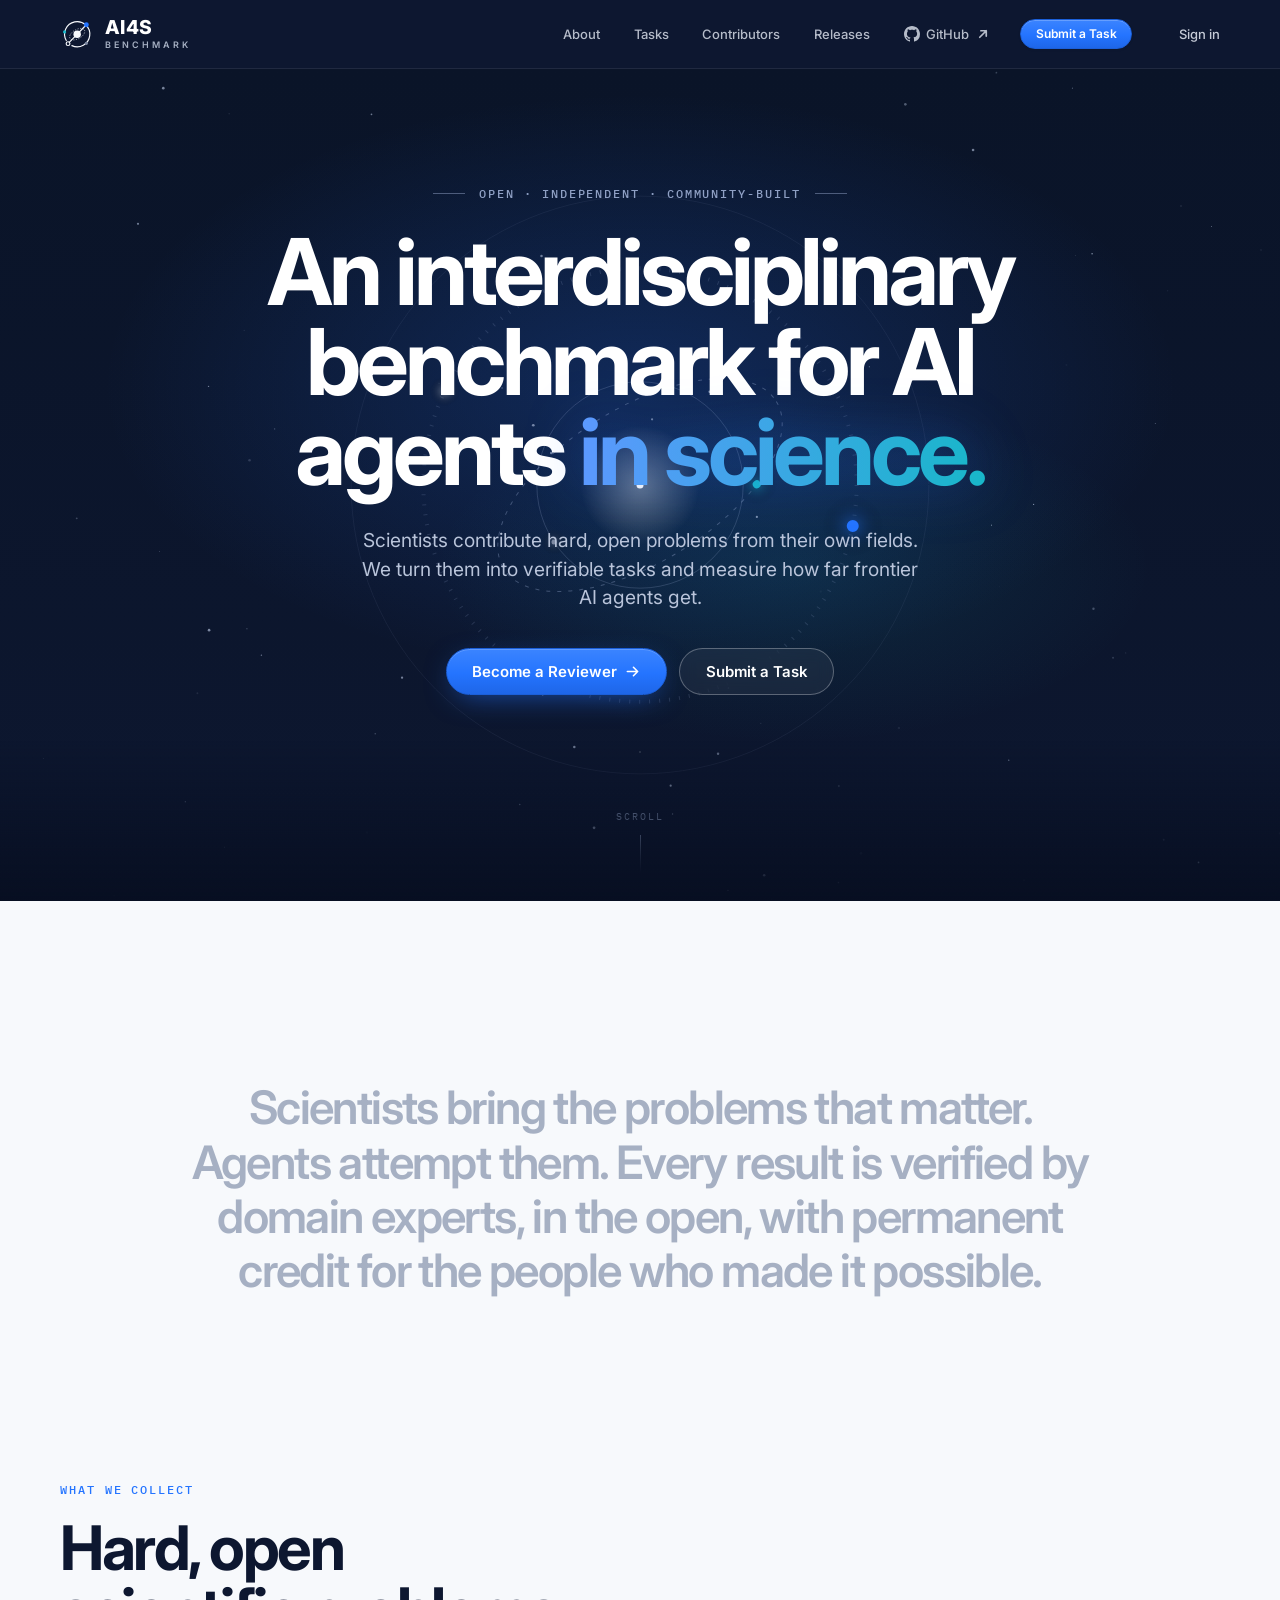
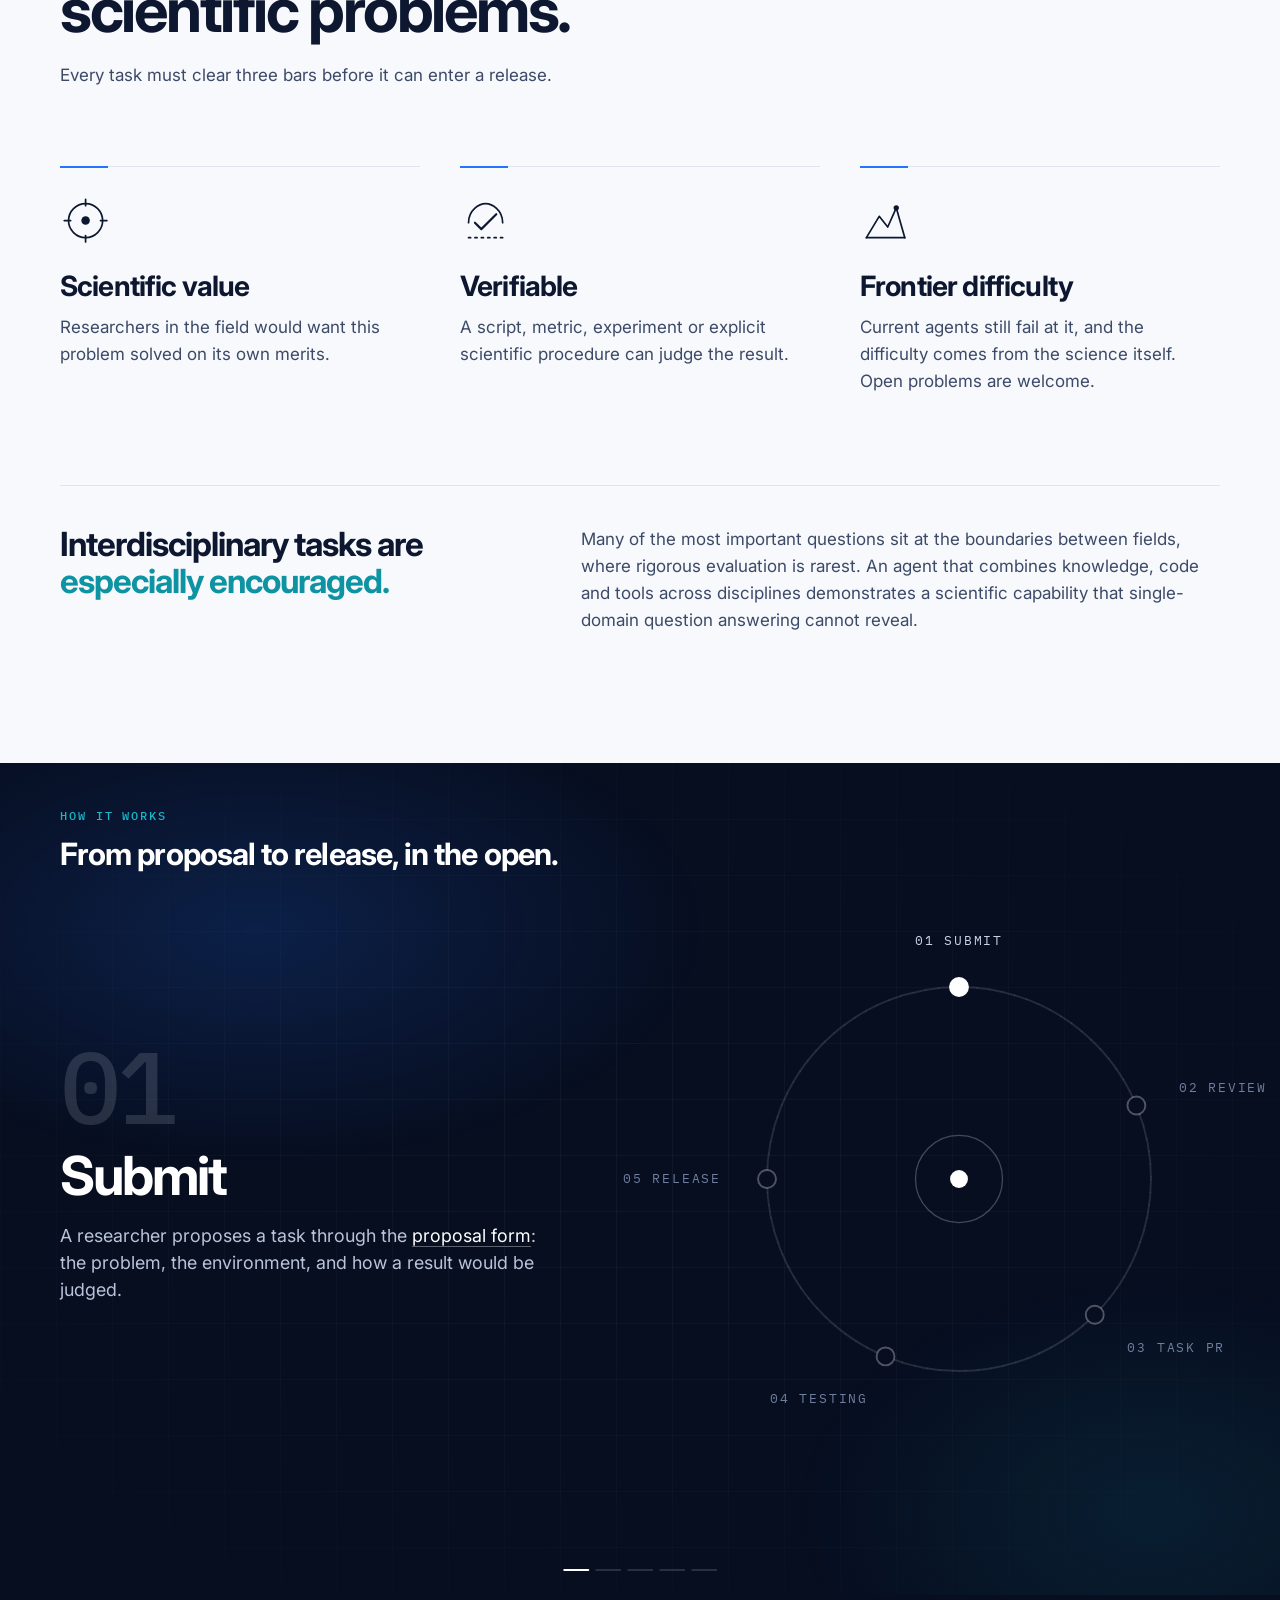
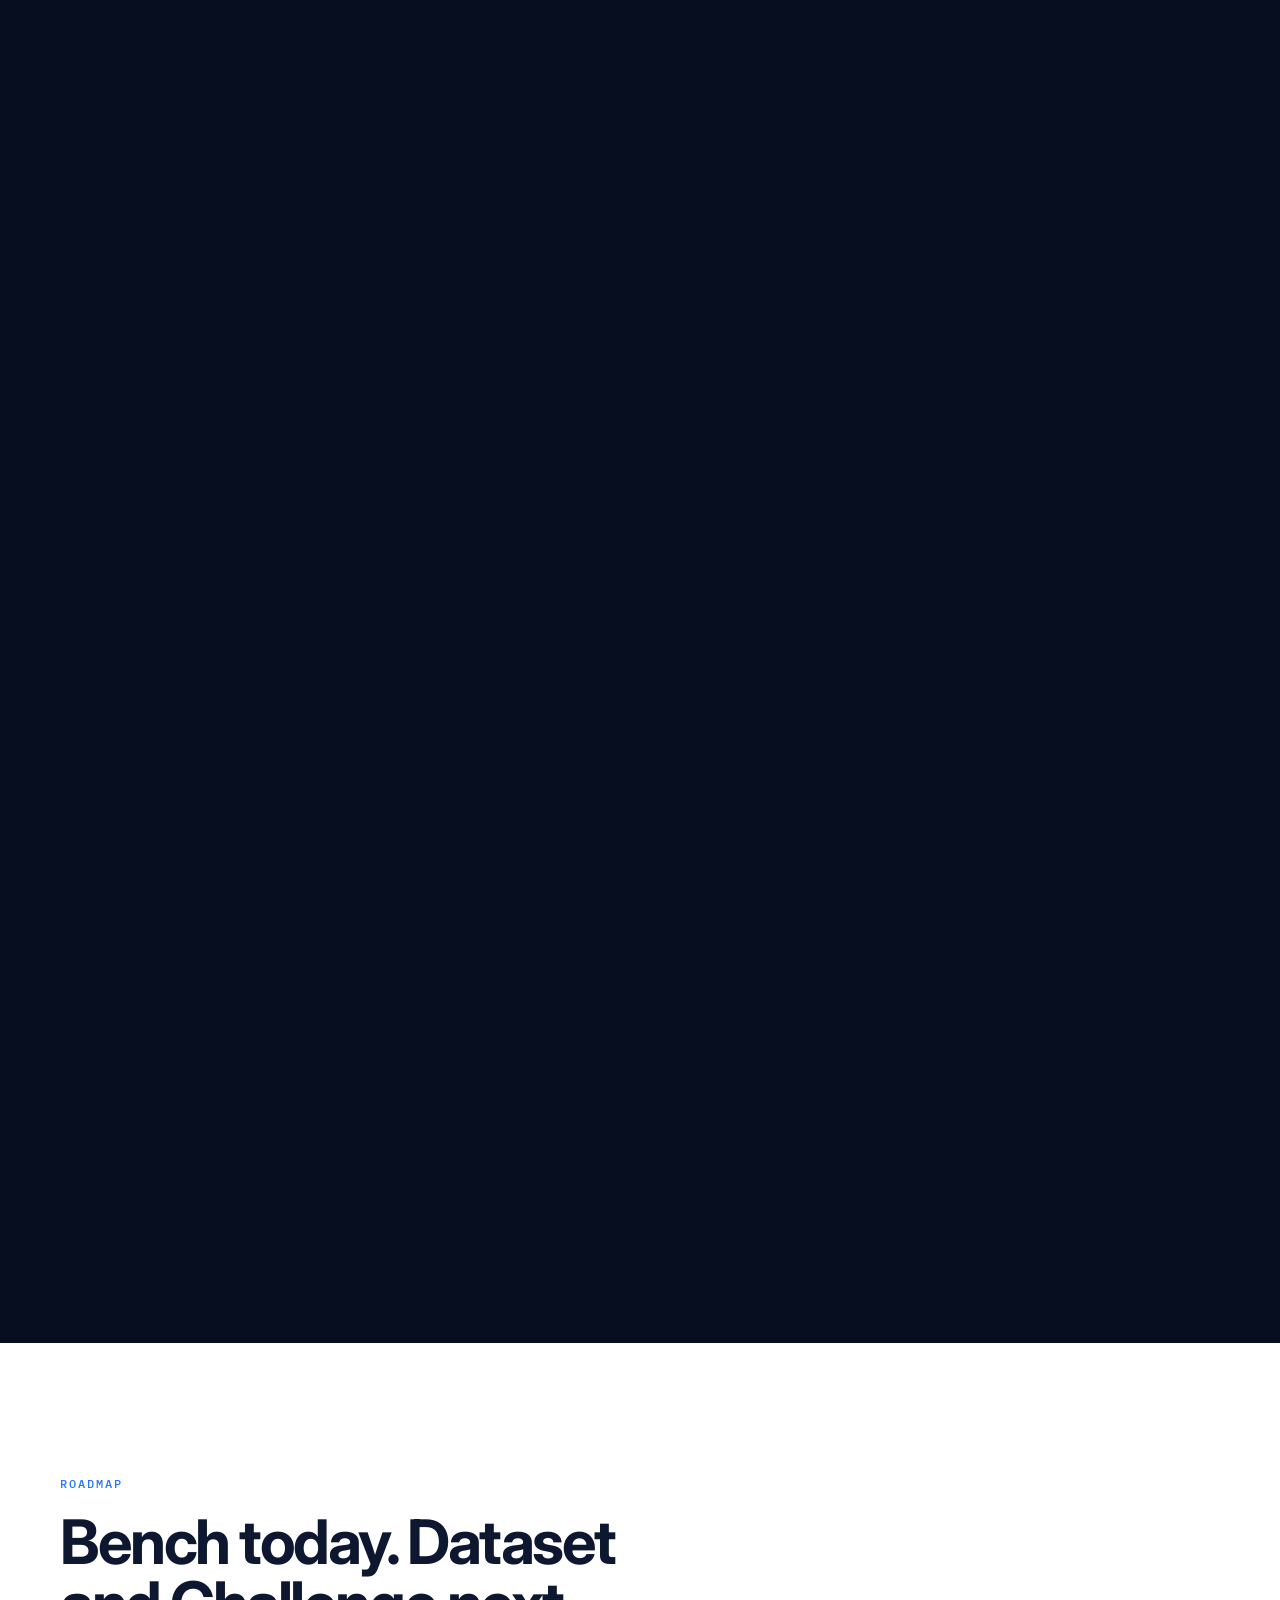
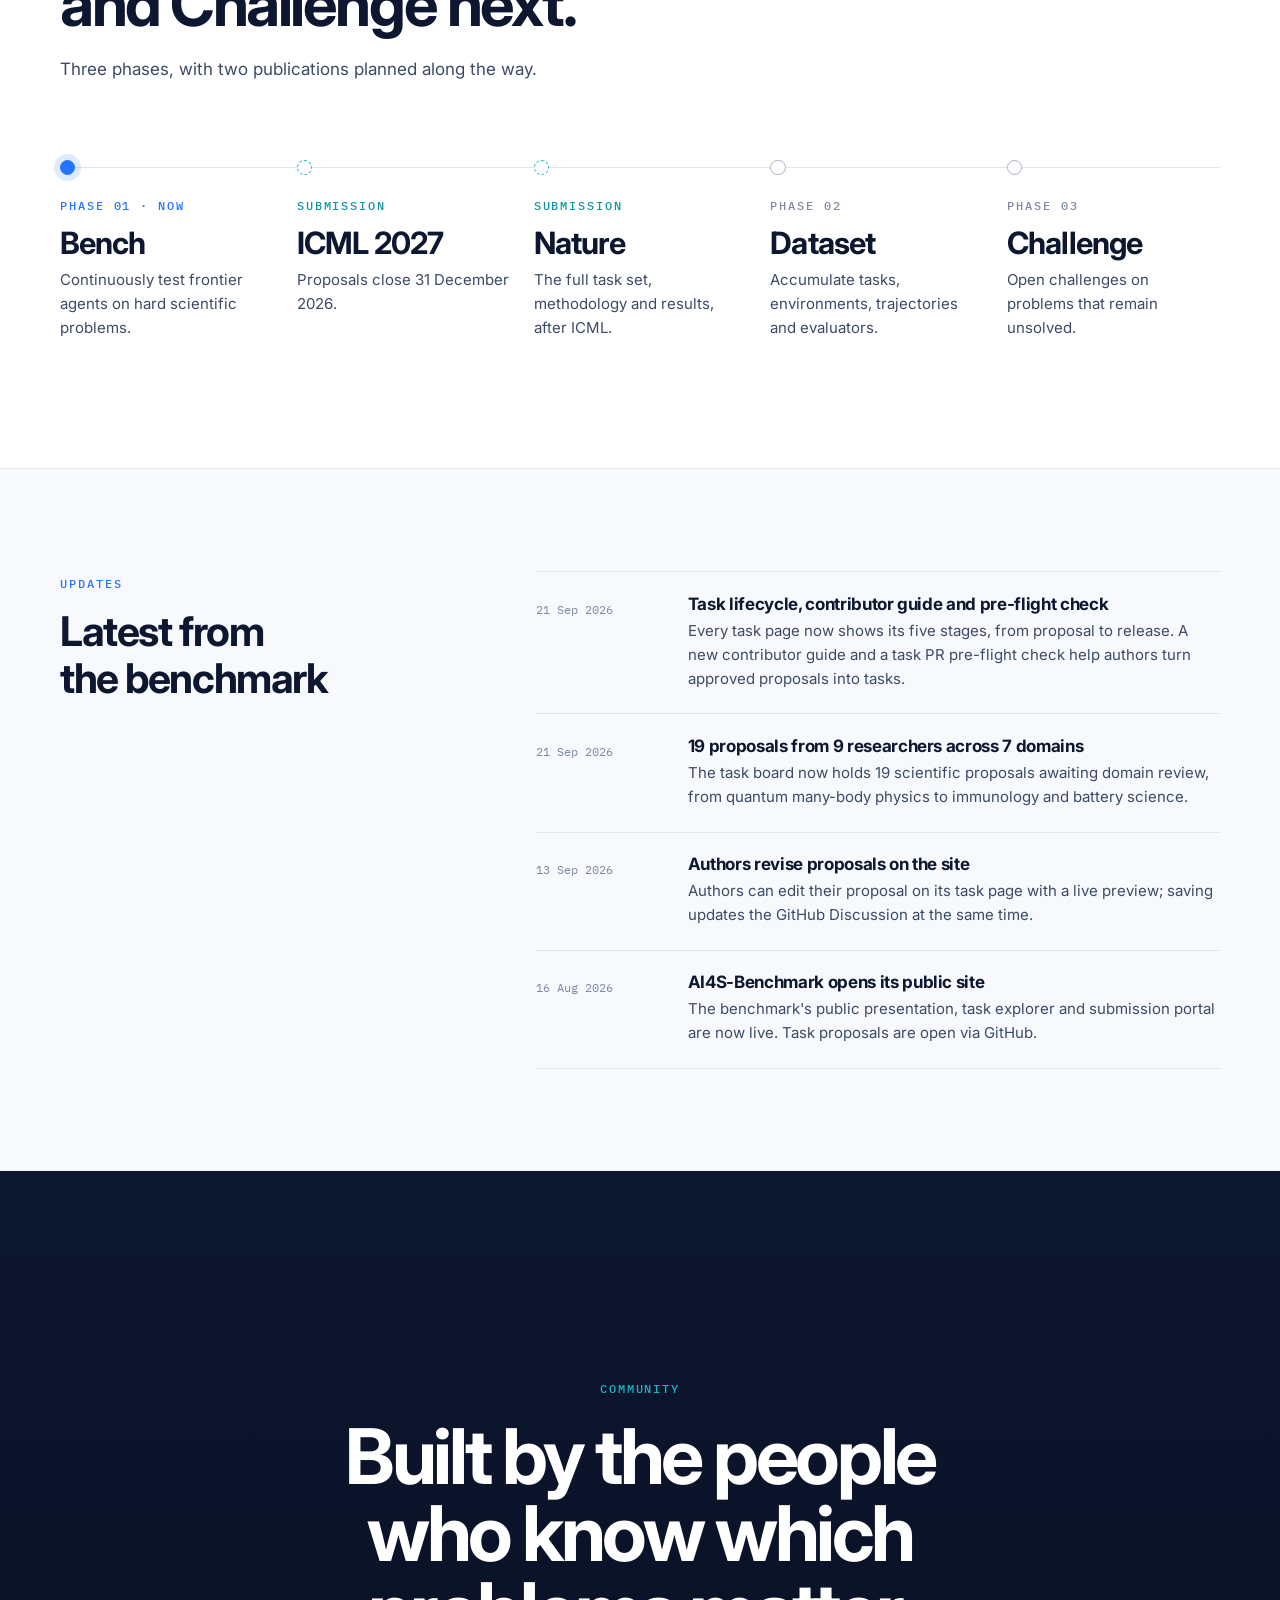
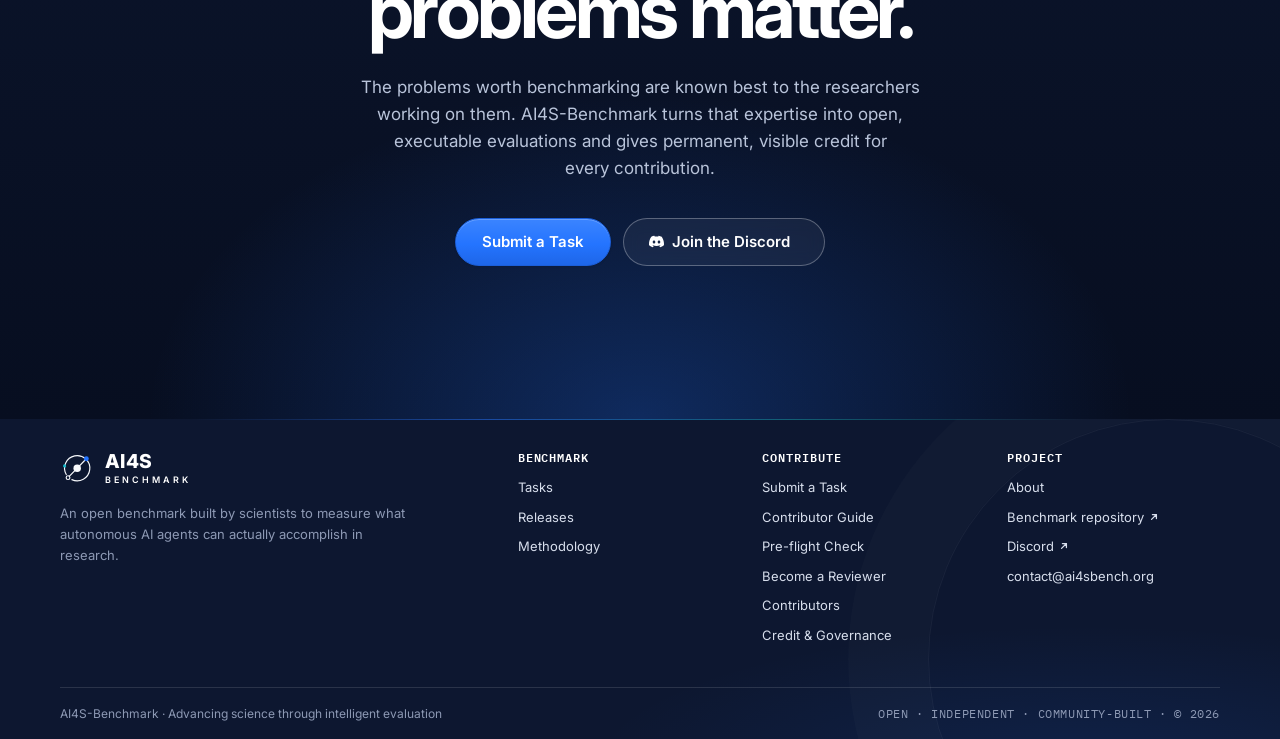
<file: index.html>
<!DOCTYPE html>
<html lang="en">
<head>
  <meta charset="UTF-8">
  <meta name="viewport" content="width=device-width, initial-scale=1.0">
  <title>AI4S-Benchmark · An interdisciplinary benchmark for AI agents in science</title>
  <meta name="description" content="AI4S-Benchmark collects hard, open scientific problems from researchers and turns them into verifiable tasks that measure what AI agents can do in real research.">
  <link rel="canonical" href="https://ai4sbench.org/">
  <meta property="og:type" content="website">
  <meta property="og:site_name" content="AI4S-Benchmark">
  <meta property="og:title" content="AI4S-Benchmark · An interdisciplinary benchmark for AI agents in science">
  <meta property="og:description" content="An open benchmark built by scientists to measure what autonomous AI agents can actually accomplish in research.">
  <meta property="og:url" content="https://ai4sbench.org/">
  <meta name="twitter:card" content="summary">
  <meta name="twitter:title" content="AI4S-Benchmark · An interdisciplinary benchmark for AI agents in science">
  <meta name="twitter:description" content="An open benchmark built by scientists to measure what autonomous AI agents can actually accomplish in research.">
  <link rel="icon" type="image/svg+xml" href="assets/branding/favicon.svg">
  <link rel="manifest" href="site.webmanifest">
  <link rel="preconnect" href="https://fonts.googleapis.com">
  <link rel="preconnect" href="https://fonts.gstatic.com" crossorigin>
  <link href="https://fonts.googleapis.com/css2?family=IBM+Plex+Mono:wght@400;500;600&family=Inter:wght@400;500;600;700;800&display=swap" rel="stylesheet">
  <link rel="stylesheet" href="css/tokens.css?v=20261014-release1">
  <link rel="stylesheet" href="css/base.css?v=20261014-release1">
  <link rel="stylesheet" href="css/components.css?v=20261014-release1">
  <link rel="stylesheet" href="css/pages.css?v=20261014-release1">
  <link rel="stylesheet" href="css/home.css?v=20261014-release1">
  <link rel="stylesheet" href="css/workflow.css?v=20261014-release1">
</head>
<body data-root="" data-page="home">
  <a class="skip-link" href="#main">Skip to content</a>

  <header class="site-header">
    <div class="container container--wide site-header__inner">
      <a class="brand" href="./" aria-label="AI4S-Benchmark — home">
        <svg class="brand__mark" viewBox="0 0 120 120" fill="none" aria-hidden="true">
          <path d="M 21.9 82 A 44 44 0 1 1 41.4 99.9" stroke="#F7F9FC" stroke-width="4" stroke-linecap="round"/>
          <ellipse cx="60" cy="60" rx="29" ry="16" transform="rotate(-30 60 60)" stroke="#F7F9FC" stroke-width="2" stroke-dasharray="4 5"/>
          <path d="M 32.2 88.7 L 92 27" stroke="#F7F9FC" stroke-width="4" stroke-linecap="round"/>
          <circle cx="60" cy="60" r="13" fill="#F7F9FC"/>
          <circle cx="92" cy="27" r="8.5" fill="#2474FF"/>
          <circle cx="28" cy="93" r="6.5" stroke="#F7F9FC" stroke-width="4" fill="none"/>
          <circle cx="16" cy="52" r="5.5" fill="#18B7C9"/>
          <circle cx="92" cy="92" r="5.5" fill="#7E8AA3"/>
        </svg>
        <span class="brand__text"><span class="brand__name">AI4S</span><span class="brand__sub">Benchmark</span></span>
      </a>
      <button class="nav-toggle" aria-expanded="false" aria-controls="site-nav" aria-label="Toggle navigation">
        <svg viewBox="0 0 16 16" fill="none" stroke="currentColor" stroke-width="1.6" stroke-linecap="round" aria-hidden="true"><path d="M2 4h12M2 8h12M2 12h12"/></svg>
      </button>
      <nav id="site-nav" class="site-nav" aria-label="Primary">
        <a class="site-nav__link" data-nav="about" href="about/">About</a>
        <a class="site-nav__link" data-nav="tasks" href="tasks/">Tasks</a>
        <a class="site-nav__link" data-nav="contributors" href="contributors/">Contributors</a>
        <a class="site-nav__link" data-nav="releases" href="releases/">Releases</a>
        <a class="site-nav__link site-nav__github" data-gh="bench_repo" href="https://github.com" target="_blank" rel="noopener">
          <svg viewBox="0 0 16 16" fill="currentColor" aria-hidden="true"><path d="M8 0C3.58 0 0 3.58 0 8c0 3.54 2.29 6.53 5.47 7.59.4.07.55-.17.55-.38 0-.19-.01-.82-.01-1.49-2.01.37-2.53-.49-2.69-.94-.09-.23-.48-.94-.82-1.13-.28-.15-.68-.52-.01-.53.63-.01 1.08.58 1.23.82.72 1.21 1.87.87 2.33.66.07-.52.28-.87.51-1.07-1.78-.2-3.64-.89-3.64-3.95 0-.87.31-1.59.82-2.15-.08-.2-.36-1.02.08-2.12 0 0 .67-.21 2.2.82.64-.18 1.32-.27 2-.27s1.36.09 2 .27c1.53-1.04 2.2-.82 2.2-.82.44 1.1.16 1.92.08 2.12.51.56.82 1.27.82 2.15 0 3.07-1.87 3.75-3.65 3.95.29.25.54.73.54 1.48 0 1.07-.01 1.93-.01 2.2 0 .21.15.46.55.38A8.01 8.01 0 0 0 16 8c0-4.42-3.58-8-8-8z"/></svg>
          GitHub <svg class="ext-arrow" viewBox="0 0 16 16" aria-hidden="true" fill="none" stroke="currentColor" stroke-width="1.7" stroke-linecap="round" stroke-linejoin="round"><path d="M4.75 11.25 11.25 4.75M5.9 4.75h5.35v5.35"/></svg><span class="visually-hidden">(opens in a new tab)</span>
        </a>
        <a class="btn btn--primary btn--sm" data-nav="submit" href="submit/">Submit a Task</a>
      </nav>
      <div class="site-nav__account" data-account>
        <button type="button" class="site-nav__account-toggle" data-account-toggle aria-label="Loading account" aria-controls="account-menu" aria-expanded="false" disabled><span class="site-nav__account-loading" aria-hidden="true"></span></button>
      </div>
    </div>
  </header>

  <main id="main">

    <!-- ============ Act 1 · Opening ============ -->
    <section class="hm-open" aria-label="Introduction">
      <canvas id="orbit-hero" aria-hidden="true"></canvas>
      <div class="container hm-open__inner">
        <span class="hm-label">Open · Independent · Community-built</span>
        <h1>An interdisciplinary benchmark for AI agents <span class="glow">in science.</span></h1>
        <p class="hm-open__lede">Scientists contribute hard, open problems from their own fields. We turn them into verifiable tasks and measure how far frontier AI agents get.</p>
        <div class="hm-open__cta">
          <a class="btn btn--primary btn--lg" href="reviewers/">Become a Reviewer <svg class="arr" viewBox="0 0 16 16" aria-hidden="true" fill="none" stroke="currentColor" stroke-width="1.7" stroke-linecap="round" stroke-linejoin="round"><path d="M2.5 8h11M9 3.5 13.5 8 9 12.5"/></svg></a>
          <a class="btn btn--glass btn--lg" href="submit/">Submit a Task</a>
        </div>
        <dl class="hm-readout" id="hero-readout" aria-label="Benchmark status">
          <!-- populated from data/site.json, tasks.json, releases.json -->
        </dl>
      </div>
      <div class="hm-cue" aria-hidden="true">Scroll</div>
    </section>

    <!-- ============ Affiliation band ============
         Hidden until we have written permission for each institution's mark.
         Styles live in css/pages.css (.logo-band*), the marquee cloning in
         js/pages/home.js (renderLogoBand), the files in assets/logos/.
         To bring it back: delete this comment wrapper.

    <section class="logo-band" aria-label="Participating institutions">
      <span class="mono-label logo-band__label">Contributors from</span>
      <div class="logo-band__viewport">
        <div class="logo-band__track" id="logo-band-track">
          <ul class="logo-band__group">
            <li><img class="logo-band__logo logo-band__logo--seal" src="assets/logos/peking-university.svg" alt="Peking University"></li>
            <li><img class="logo-band__logo" src="assets/logos/mcgill-university.png" alt="McGill University"></li>
            <li><span class="logo-band__logo--mask logo-band__logo--tongji" role="img" aria-label="Tongji University"></span></li>
            <li><img class="logo-band__logo" src="assets/logos/ustc.png" alt="University of Science and Technology of China"></li>
            <li><img class="logo-band__logo" src="assets/logos/politecnico-milano.svg" alt="Politecnico di Milano"></li>
            <li><img class="logo-band__logo logo-band__logo--seal" src="assets/logos/rqmp.png" alt="RQMP — Regroupement québécois sur les matériaux de pointe"></li>
            <li><img class="logo-band__logo" src="assets/logos/bytedance.svg" alt="ByteDance"></li>
          </ul>
        </div>
      </div>
    </section>
    -->

    <!-- ============ Act 2 · Statement ============ -->
    <section class="hm-statement" aria-label="What AI4S-Benchmark does">
      <div class="container">
        <p id="statement" data-hi="verified,open">Scientists bring the problems that matter. Agents attempt them. Every result is verified by domain experts, in the open, with permanent credit for the people who made it possible.</p>
      </div>
    </section>

    <!-- ============ Act 3 · What we collect ============ -->
    <section class="hm-collect" aria-labelledby="collect-h">
      <div class="container">
        <div class="hm-head rv">
          <span class="hm-label hm-label--blue">What we collect</span>
          <h2 id="collect-h">Hard, open scientific problems.</h2>
          <p>Every task must clear three bars before it can enter a release.</p>
        </div>
        <div class="hm-bars">
          <div class="hm-bar rv" style="--d:0ms">
            <svg viewBox="0 0 48 48" fill="none" stroke="currentColor" stroke-width="1.6" aria-hidden="true"><circle cx="24" cy="24" r="16"/><circle cx="24" cy="24" r="4" fill="currentColor" stroke="none"/><path d="M24 4v6M24 38v6M4 24h6M38 24h6" stroke-linecap="round"/></svg>
            <h3>Scientific value</h3>
            <p>Researchers in the field would want this problem solved on its own merits.</p>
          </div>
          <div class="hm-bar rv" style="--d:120ms">
            <svg viewBox="0 0 48 48" fill="none" stroke="currentColor" stroke-width="1.6" aria-hidden="true"><path d="M8 26 C 8 14, 18 8, 24 8 S 40 14, 40 26" stroke-linecap="round"/><path d="M14 26l6 6 14-14" stroke-linecap="round" stroke-linejoin="round" stroke-width="2"/><path d="M8 40h32" stroke-linecap="round" stroke-dasharray="2 4"/></svg>
            <h3>Verifiable</h3>
            <p>A script, metric, experiment or explicit scientific procedure can judge the result.</p>
          </div>
          <div class="hm-bar rv" style="--d:240ms">
            <svg viewBox="0 0 48 48" fill="none" stroke="currentColor" stroke-width="1.6" aria-hidden="true"><path d="M6 40 L 18 20 L 26 30 L 34 12 L 42 40" stroke-linejoin="round" stroke-linecap="round"/><path d="M6 40h36" stroke-linecap="round"/><circle cx="34" cy="12" r="2.5" fill="currentColor" stroke="none"/></svg>
            <h3>Frontier difficulty</h3>
            <p>Current agents still fail at it, and the difficulty comes from the science itself. Open problems are welcome.</p>
          </div>
        </div>
        <div class="hm-pull rv">
          <h3>Interdisciplinary tasks are <em>especially encouraged.</em></h3>
          <p>Many of the most important questions sit at the boundaries between fields, where rigorous evaluation is rarest. An agent that combines knowledge, code and tools across disciplines demonstrates a scientific capability that single-domain question answering cannot reveal.</p>
        </div>
      </div>
    </section>

    <!-- ============ Act 4 · How it works (pinned stage) ============ -->
    <section class="hm-stage" id="stage" aria-labelledby="stage-h">
      <div class="hm-stage__pin">
        <div class="hm-stage__grid" aria-hidden="true"></div>
        <div class="container hm-stage__kicker">
          <span class="hm-label hm-label--cyan">How it works</span>
          <h2 id="stage-h">From proposal to release, in the open.</h2>
        </div>
        <div class="container hm-stage__inner">
          <div class="hm-stage__copy" id="steps">
            <article class="hm-step on">
              <div class="hm-step__num">01</div>
              <h3>Submit</h3>
              <p>A researcher proposes a task through the <a href="submit/">proposal form</a>: the problem, the environment, and how a result would be judged.</p>
            </article>
            <article class="hm-step">
              <div class="hm-step__num">02</div>
              <h3>Scientific review</h3>
              <p>Automated checks screen it. Domain reviewers assess <a href="about/#good-task">scientific value</a>, verifiability and difficulty.</p>
            </article>
            <article class="hm-step">
              <div class="hm-step__num">03</div>
              <h3>Task PR</h3>
              <p>The specification, environment, evaluator and anti-cheating measures are submitted as a structured pull request.</p>
            </article>
            <article class="hm-step">
              <div class="hm-step__num">04</div>
              <h3>Agent testing</h3>
              <p>Frontier agents run the task. Pass rate, cost, runtime and failure modes are recorded.</p>
            </article>
            <article class="hm-step">
              <div class="hm-step__num">05</div>
              <h3>Release</h3>
              <p>Verified tasks enter a versioned <a href="releases/">release</a>, with every contributor credited.</p>
            </article>
          </div>
          <div class="hm-rail" id="rail" aria-hidden="true">
            <svg viewBox="0 0 400 400">
              <defs>
                <linearGradient id="hmRailGrad" x1="0" y1="0" x2="1" y2="1">
                  <stop offset="0" stop-color="#2474FF"/><stop offset="1" stop-color="#18B7C9"/>
                </linearGradient>
              </defs>
              <circle class="track" cx="200" cy="200" r="150"/>
              <circle class="track" cx="200" cy="200" r="150" stroke-dasharray="1 9" stroke-width="5" opacity="0.5"/>
              <path class="prog" id="prog" pathLength="1" d="M200 50 A150 150 0 1 1 50 200"/>
              <circle class="core-ring" cx="200" cy="200" r="34"/>
              <circle class="core" cx="200" cy="200" r="7"/>
              <g id="nodes"></g>
            </svg>
          </div>
        </div>
        <div class="hm-stage__progress" id="stage-progress" aria-hidden="true"><i class="on"></i><i></i><i></i><i></i><i></i></div>
      </div>
    </section>

    <!-- ============ Act 5 · Roadmap ============ -->
    <section class="hm-roadmap" aria-labelledby="road-h">
      <div class="container">
        <div class="hm-head rv">
          <span class="hm-label hm-label--blue">Roadmap</span>
          <h2 id="road-h">Bench today. Dataset and Challenge next.</h2>
          <p>Three phases, with two publications planned along the way.</p>
        </div>
        <ol class="hm-line" id="roadmap">
          <!-- populated from data/site.json -->
        </ol>
      </div>
    </section>

    <!-- ============ Act 6 · Updates ============ -->
    <section class="hm-updates" aria-labelledby="upd-h" id="updates">
      <div class="container hm-updates__grid">
        <div class="rv">
          <span class="hm-label hm-label--blue">Updates</span>
          <h2 id="upd-h">Latest from the benchmark</h2>
        </div>
        <ul class="hm-news rv" id="news-list" style="--d:120ms">
          <!-- populated from data/news.json -->
        </ul>
      </div>
    </section>

    <!-- ============ Act 7 · Community ============ -->
    <section class="hm-finale" aria-labelledby="fin-h">
      <canvas id="orbit-finale" aria-hidden="true"></canvas>
      <div class="container hm-finale__inner rv">
        <span class="hm-label hm-label--cyan">Community</span>
        <h2 id="fin-h">Built by the people who know which problems matter.</h2>
        <p>The problems worth benchmarking are known best to the researchers working on them. AI4S-Benchmark turns that expertise into open, executable evaluations and gives permanent, visible credit for every contribution.</p>
        <div class="hm-finale__cta">
          <a class="btn btn--primary btn--lg" href="submit/">Submit a Task</a>
          <a class="btn btn--glass btn--lg" data-link="discord" href="https://discord.gg/3SNTCj5wm" target="_blank" rel="noopener">
            <svg class="tag-link__mark" viewBox="0 0 24 24" fill="currentColor" aria-hidden="true"><path d="M20.317 4.3698a19.7913 19.7913 0 0 0-4.8851-1.5152.0741.0741 0 0 0-.0785.0371c-.211.3753-.4447.8648-.6083 1.2495-1.8447-.2762-3.68-.2762-5.4868 0-.1636-.3933-.4058-.8742-.6177-1.2495a.077.077 0 0 0-.0785-.037 19.7363 19.7363 0 0 0-4.8852 1.515.0699.0699 0 0 0-.0321.0277C.5334 9.0458-.319 13.5799.0992 18.0578a.0824.0824 0 0 0 .0312.0561c2.0528 1.5076 4.0413 2.4228 5.9929 3.0294a.0777.0777 0 0 0 .0842-.0276c.4616-.6304.8731-1.2952 1.226-1.9942a.076.076 0 0 0-.0416-.1057c-.6528-.2476-1.2743-.5495-1.8722-.8923a.077.077 0 0 1-.0076-.1277c.1258-.0943.2517-.1923.3718-.2914a.0743.0743 0 0 1 .0776-.0105c3.9278 1.7933 8.18 1.7933 12.0614 0a.0739.0739 0 0 1 .0785.0095c.1202.099.246.198.3728.2924a.077.077 0 0 1-.0066.1276 12.2986 12.2986 0 0 1-1.873.8914.0766.0766 0 0 0-.0407.1067c.3604.698.7719 1.3628 1.225 1.9932a.076.076 0 0 0 .0842.0286c1.961-.6067 3.9495-1.5219 6.0023-3.0294a.077.077 0 0 0 .0313-.0552c.5004-5.177-.8382-9.6739-3.5485-13.6604a.061.061 0 0 0-.0312-.0286zM8.02 15.3312c-1.1825 0-2.1569-1.0857-2.1569-2.419 0-1.3332.9555-2.4189 2.157-2.4189 1.2108 0 2.1757 1.0952 2.1568 2.419 0 1.3332-.9555 2.4189-2.1569 2.4189zm7.9748 0c-1.1825 0-2.1569-1.0857-2.1569-2.419 0-1.3332.9554-2.4189 2.1569-2.4189 1.2108 0 2.1757 1.0952 2.1568 2.419 0 1.3332-.946 2.4189-2.1568 2.4189Z"/></svg>
            Join the Discord<span class="visually-hidden">(opens in a new tab)</span>
          </a>
        </div>
      </div>
    </section>

  </main>

  <footer class="site-footer">
    <div class="container container--wide">
      <div class="site-footer__inner">
        <div class="site-footer__brand">
          <a class="brand" href="./" aria-label="AI4S-Benchmark — home">
            <svg class="brand__mark" viewBox="0 0 120 120" fill="none" aria-hidden="true">
              <path d="M 21.9 82 A 44 44 0 1 1 41.4 99.9" stroke="#F7F9FC" stroke-width="4" stroke-linecap="round"/>
              <path d="M 32.2 88.7 L 92 27" stroke="#F7F9FC" stroke-width="4" stroke-linecap="round"/>
              <circle cx="60" cy="60" r="13" fill="#F7F9FC"/>
              <circle cx="92" cy="27" r="8.5" fill="#2474FF"/>
              <circle cx="28" cy="93" r="6.5" stroke="#F7F9FC" stroke-width="4" fill="none"/>
              <circle cx="16" cy="52" r="5.5" fill="#18B7C9"/>
            </svg>
            <span class="brand__text"><span class="brand__name">AI4S</span><span class="brand__sub">Benchmark</span></span>
          </a>
          <p>An open benchmark built by scientists to measure what autonomous AI agents can actually accomplish in research.</p>
        </div>
        <div>
          <h4>Benchmark</h4>
          <ul>
            <li><a href="tasks/">Tasks</a></li>
            <li><a href="releases/">Releases</a></li>
            <li><a href="about/#methodology">Methodology</a></li>
          </ul>
        </div>
        <div>
          <h4>Contribute</h4>
          <ul>
            <li><a href="submit/">Submit a Task</a></li>
            <li><a href="guide/">Contributor Guide</a></li>
            <li><a href="guide/check.html">Pre-flight Check</a></li>
            <li><a href="reviewers/">Become a Reviewer</a></li>
            <li><a href="contributors/">Contributors</a></li>
            <li><a href="contributors/#credit">Credit &amp; Governance</a></li>
          </ul>
        </div>
        <div>
          <h4>Project</h4>
          <ul>
            <li><a href="about/">About</a></li>
            <li><a data-gh="bench_repo" href="https://github.com" target="_blank" rel="noopener">Benchmark repository <svg class="ext-arrow" viewBox="0 0 16 16" aria-hidden="true" fill="none" stroke="currentColor" stroke-width="1.7" stroke-linecap="round" stroke-linejoin="round"><path d="M4.75 11.25 11.25 4.75M5.9 4.75h5.35v5.35"/></svg></a></li>
            <li><a data-link="discord" href="https://discord.gg/3SNTCj5wm" target="_blank" rel="noopener">Discord <svg class="ext-arrow" viewBox="0 0 16 16" aria-hidden="true" fill="none" stroke="currentColor" stroke-width="1.7" stroke-linecap="round" stroke-linejoin="round"><path d="M4.75 11.25 11.25 4.75M5.9 4.75h5.35v5.35"/></svg></a></li>
            <li><a href="mailto:contact@ai4sbench.org">contact@ai4sbench.org</a></li>
          </ul>
        </div>
      </div>
      <div class="site-footer__bottom">
        <span>AI4S-Benchmark · Advancing science through intelligent evaluation</span>
        <span class="mono">OPEN · INDEPENDENT · COMMUNITY-BUILT · © <span data-year>2026</span></span>
      </div>
    </div>
  </footer>

  <script type="module" src="js/app.js?v=20261014-release1"></script>
  <script type="module" src="js/pages/home.js?v=20261014-release1"></script>
</body>
</html>
</file>
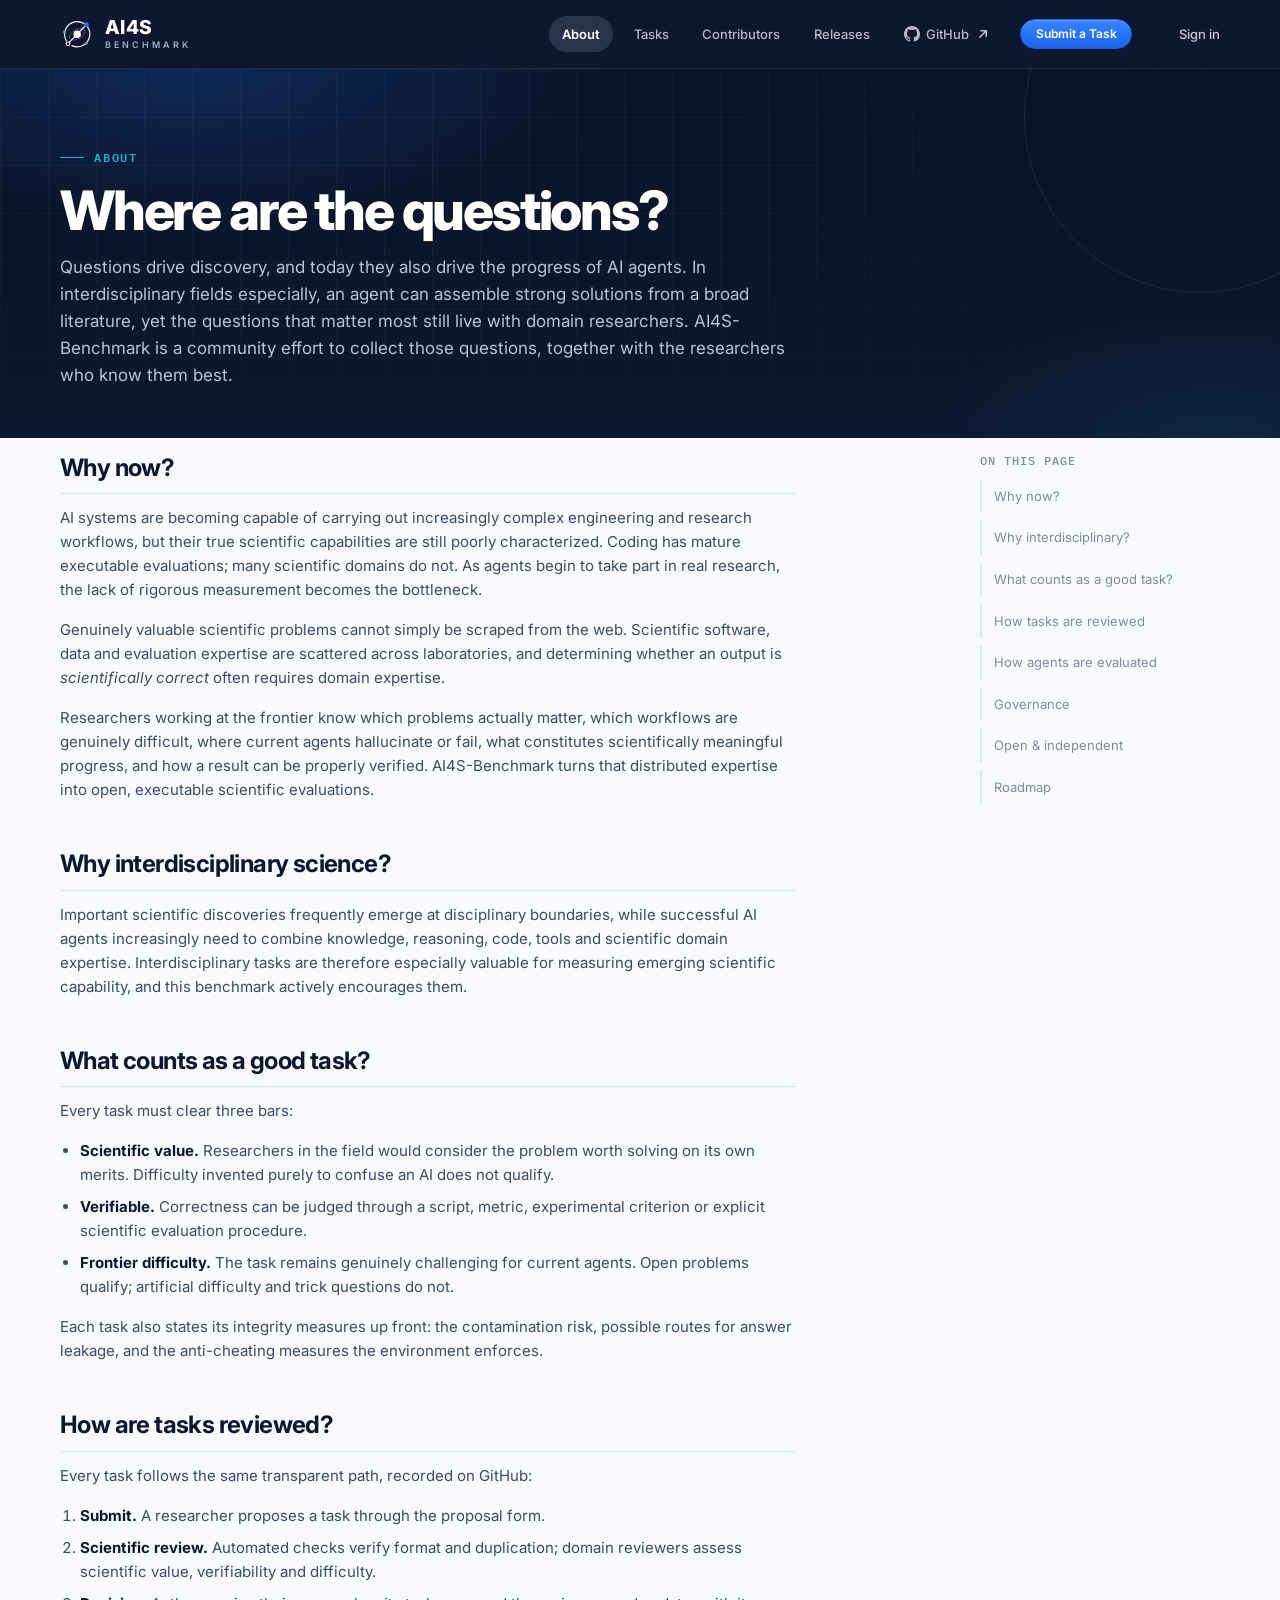
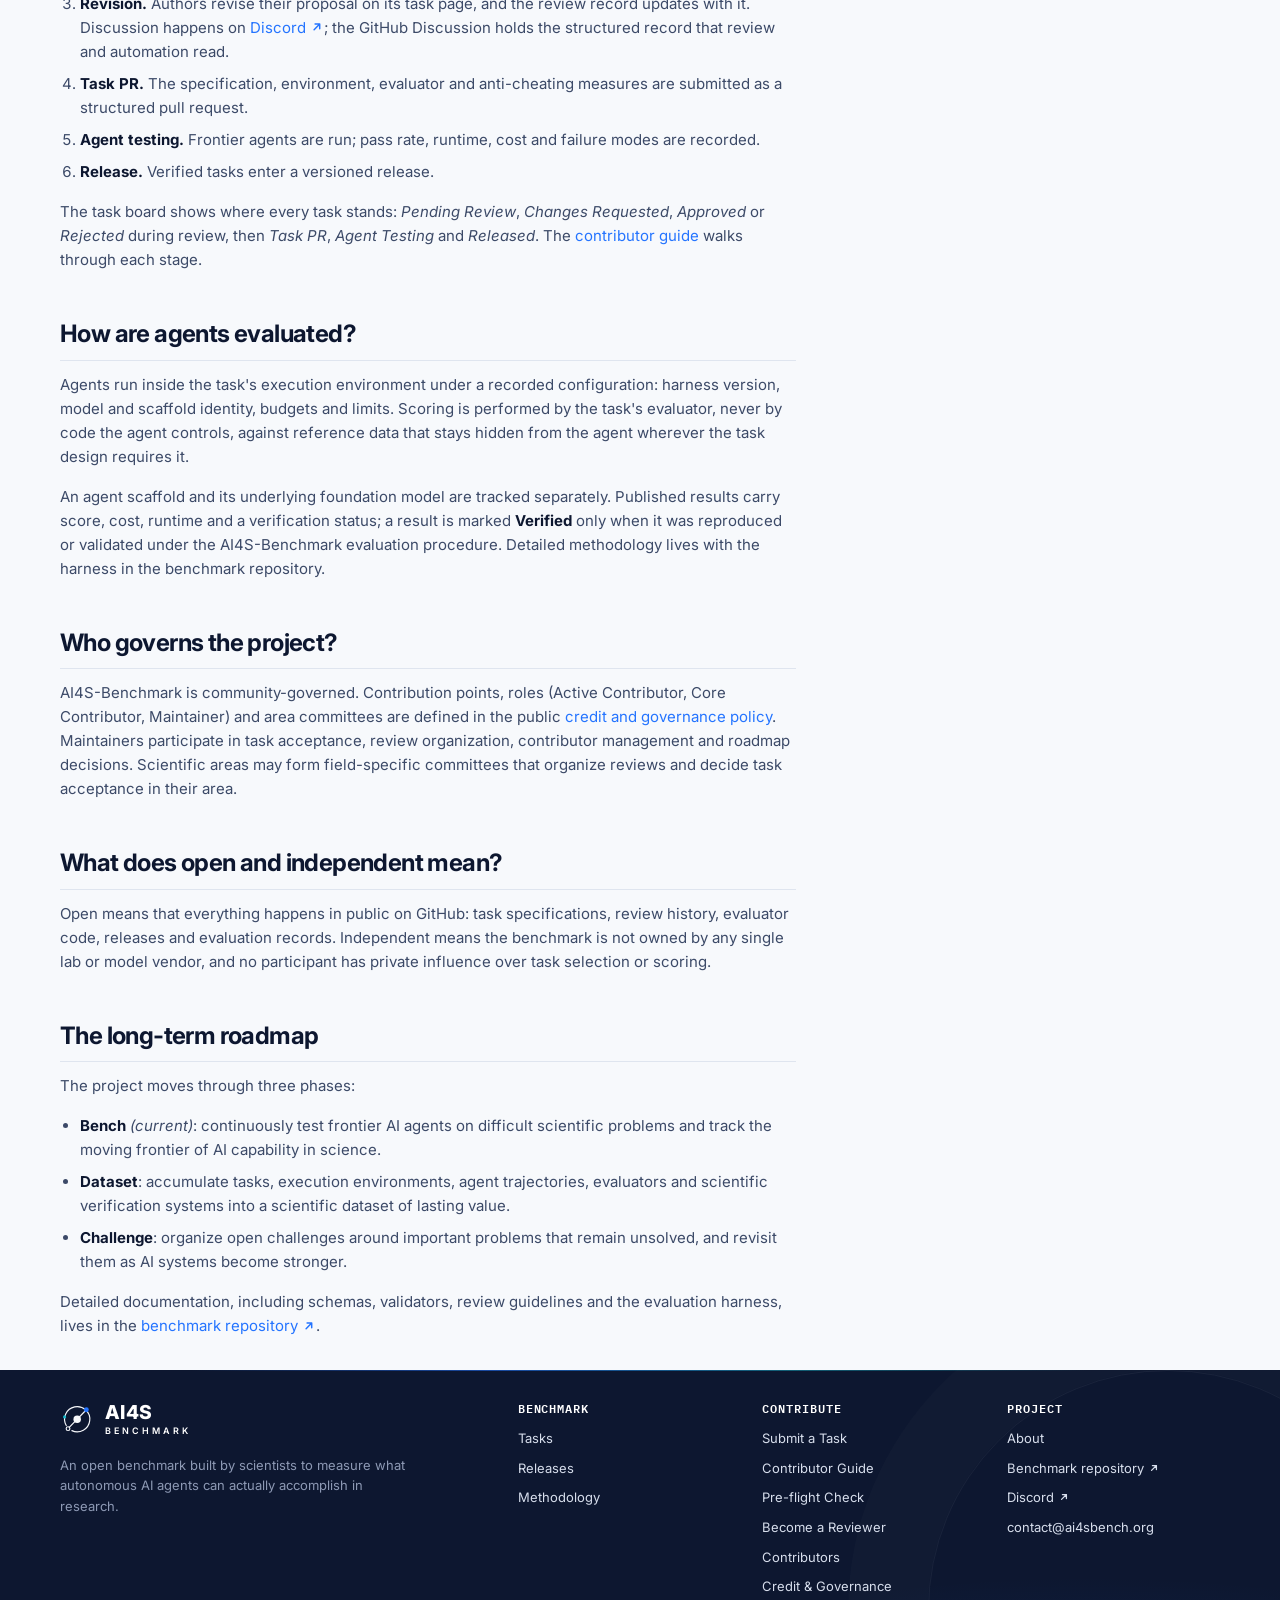
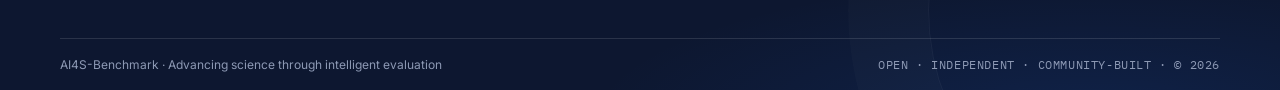
<file: about/index.html>
<!DOCTYPE html>
<html lang="en">
<head>
  <meta charset="UTF-8">
  <meta name="viewport" content="width=device-width, initial-scale=1.0">
  <title>About & Methodology | AI4S-Benchmark</title>
  <meta name="description" content="Why AI4S-Benchmark exists, what counts as a good task, how tasks are reviewed, how agents are evaluated, and how the open, independent project is governed.">
  <link rel="canonical" href="https://ai4sbench.org/about/">
  <meta property="og:type" content="website">
  <meta property="og:site_name" content="AI4S-Benchmark">
  <meta property="og:title" content="About & Methodology | AI4S-Benchmark">
  <meta property="og:description" content="Why AI4S-Benchmark exists, what counts as a good task, how tasks are reviewed, how agents are evaluated, and how the open, independent project is governed.">
  <meta property="og:url" content="https://ai4sbench.org/about/">
  <meta name="twitter:card" content="summary">
  <meta name="twitter:title" content="About & Methodology | AI4S-Benchmark">
  <meta name="twitter:description" content="Why AI4S-Benchmark exists, what counts as a good task, how tasks are reviewed, how agents are evaluated, and how the open, independent project is governed.">
  <link rel="icon" type="image/svg+xml" href="../assets/branding/favicon.svg">
  <link rel="manifest" href="../site.webmanifest">
  <link rel="preconnect" href="https://fonts.googleapis.com">
  <link rel="preconnect" href="https://fonts.gstatic.com" crossorigin>
  <link href="https://fonts.googleapis.com/css2?family=IBM+Plex+Mono:wght@400;500;600&family=Inter:wght@400;500;600;700;800&display=swap" rel="stylesheet">
  <link rel="stylesheet" href="../css/tokens.css?v=20261014-release1">
  <link rel="stylesheet" href="../css/base.css?v=20261014-release1">
  <link rel="stylesheet" href="../css/components.css?v=20261014-release1">
  <link rel="stylesheet" href="../css/pages.css?v=20261014-release1">
  <link rel="stylesheet" href="../css/workflow.css?v=20261014-release1">
</head>
<body data-root="../" data-page="about">
  <a class="skip-link" href="#main">Skip to content</a>

  <header class="site-header">
    <div class="container container--wide site-header__inner">
      <a class="brand" href="../" aria-label="AI4S-Benchmark — home">
        <svg class="brand__mark" viewBox="0 0 120 120" fill="none" aria-hidden="true">
          <path d="M 21.9 82 A 44 44 0 1 1 41.4 99.9" stroke="#F7F9FC" stroke-width="4" stroke-linecap="round"/>
          <ellipse cx="60" cy="60" rx="29" ry="16" transform="rotate(-30 60 60)" stroke="#F7F9FC" stroke-width="2" stroke-dasharray="4 5"/>
          <path d="M 32.2 88.7 L 92 27" stroke="#F7F9FC" stroke-width="4" stroke-linecap="round"/>
          <circle cx="60" cy="60" r="13" fill="#F7F9FC"/>
          <circle cx="92" cy="27" r="8.5" fill="#2474FF"/>
          <circle cx="28" cy="93" r="6.5" stroke="#F7F9FC" stroke-width="4" fill="none"/>
          <circle cx="16" cy="52" r="5.5" fill="#18B7C9"/>
          <circle cx="92" cy="92" r="5.5" fill="#7E8AA3"/>
        </svg>
        <span class="brand__text"><span class="brand__name">AI4S</span><span class="brand__sub">Benchmark</span></span>
      </a>
      <button class="nav-toggle" aria-expanded="false" aria-controls="site-nav" aria-label="Toggle navigation">
        <svg viewBox="0 0 16 16" fill="none" stroke="currentColor" stroke-width="1.6" stroke-linecap="round" aria-hidden="true"><path d="M2 4h12M2 8h12M2 12h12"/></svg>
      </button>
      <nav id="site-nav" class="site-nav" aria-label="Primary">
        <a class="site-nav__link" data-nav="about" href="../about/">About</a>
        <a class="site-nav__link" data-nav="tasks" href="../tasks/">Tasks</a>
        <a class="site-nav__link" data-nav="contributors" href="../contributors/">Contributors</a>
        <a class="site-nav__link" data-nav="releases" href="../releases/">Releases</a>
        <a class="site-nav__link site-nav__github" data-gh="bench_repo" href="https://github.com" target="_blank" rel="noopener">
          <svg viewBox="0 0 16 16" fill="currentColor" aria-hidden="true"><path d="M8 0C3.58 0 0 3.58 0 8c0 3.54 2.29 6.53 5.47 7.59.4.07.55-.17.55-.38 0-.19-.01-.82-.01-1.49-2.01.37-2.53-.49-2.69-.94-.09-.23-.48-.94-.82-1.13-.28-.15-.68-.52-.01-.53.63-.01 1.08.58 1.23.82.72 1.21 1.87.87 2.33.66.07-.52.28-.87.51-1.07-1.78-.2-3.64-.89-3.64-3.95 0-.87.31-1.59.82-2.15-.08-.2-.36-1.02.08-2.12 0 0 .67-.21 2.2.82.64-.18 1.32-.27 2-.27s1.36.09 2 .27c1.53-1.04 2.2-.82 2.2-.82.44 1.1.16 1.92.08 2.12.51.56.82 1.27.82 2.15 0 3.07-1.87 3.75-3.65 3.95.29.25.54.73.54 1.48 0 1.07-.01 1.93-.01 2.2 0 .21.15.46.55.38A8.01 8.01 0 0 0 16 8c0-4.42-3.58-8-8-8z"/></svg>
          GitHub <svg class="ext-arrow" viewBox="0 0 16 16" aria-hidden="true" fill="none" stroke="currentColor" stroke-width="1.7" stroke-linecap="round" stroke-linejoin="round"><path d="M4.75 11.25 11.25 4.75M5.9 4.75h5.35v5.35"/></svg><span class="visually-hidden">(opens in a new tab)</span>
        </a>
        <a class="btn btn--primary btn--sm" data-nav="submit" href="../submit/">Submit a Task</a>
      </nav>
      <div class="site-nav__account" data-account>
        <button type="button" class="site-nav__account-toggle" data-account-toggle aria-label="Loading account" aria-controls="account-menu" aria-expanded="false" disabled><span class="site-nav__account-loading" aria-hidden="true"></span></button>
      </div>
    </div>
  </header>

  <main id="main">

    <section class="page-head">
      <div class="container">
        <span class="eyebrow">About</span>
        <h1>Where are the questions?</h1>
        <p class="lede">Questions drive discovery, and today they also drive the progress of AI agents. In interdisciplinary fields especially, an agent can assemble strong solutions from a broad literature, yet the questions that matter most still live with domain researchers. AI4S-Benchmark is a community effort to collect those questions, together with the researchers who know them best.</p>
      </div>
    </section>

    <div class="container about-layout">
      <div class="prose">
        <h2 id="why-now">Why now?</h2>
        <p>AI systems are becoming capable of carrying out increasingly complex engineering and research workflows, but their true scientific capabilities are still poorly characterized. Coding has mature executable evaluations; many scientific domains do not. As agents begin to take part in real research, the lack of rigorous measurement becomes the bottleneck.</p>
        <p>Genuinely valuable scientific problems cannot simply be scraped from the web. Scientific software, data and evaluation expertise are scattered across laboratories, and determining whether an output is <em>scientifically correct</em> often requires domain expertise.</p>
        <p>Researchers working at the frontier know which problems actually matter, which workflows are genuinely difficult, where current agents hallucinate or fail, what constitutes scientifically meaningful progress, and how a result can be properly verified. AI4S-Benchmark turns that distributed expertise into open, executable scientific evaluations.</p>

        <h2 id="why-interdisciplinary">Why interdisciplinary science?</h2>
        <p>Important scientific discoveries frequently emerge at disciplinary boundaries, while successful AI agents increasingly need to combine knowledge, reasoning, code, tools and scientific domain expertise. Interdisciplinary tasks are therefore especially valuable for measuring emerging scientific capability, and this benchmark actively encourages them.</p>

        <h2 id="good-task">What counts as a good task?</h2>
        <p>Every task must clear three bars:</p>
        <ul>
          <li><strong>Scientific value.</strong> Researchers in the field would consider the problem worth solving on its own merits. Difficulty invented purely to confuse an AI does not qualify.</li>
          <li><strong>Verifiable.</strong> Correctness can be judged through a script, metric, experimental criterion or explicit scientific evaluation procedure.</li>
          <li><strong>Frontier difficulty.</strong> The task remains genuinely challenging for current agents. Open problems qualify; artificial difficulty and trick questions do not.</li>
        </ul>
        <p>Each task also states its integrity measures up front: the contamination risk, possible routes for answer leakage, and the anti-cheating measures the environment enforces.</p>

        <h2 id="review">How are tasks reviewed?</h2>
        <p>Every task follows the same transparent path, recorded on GitHub:</p>
        <ol>
          <li><strong>Submit.</strong> A researcher proposes a task through the proposal form.</li>
          <li><strong>Scientific review.</strong> Automated checks verify format and duplication; domain reviewers assess scientific value, verifiability and difficulty.</li>
          <li><strong>Revision.</strong> Authors revise their proposal on its task page, and the review record updates with it. Discussion happens on <a data-link="discord" href="https://discord.gg/3SNTCj5wm" target="_blank" rel="noopener">Discord <svg class="ext-arrow" viewBox="0 0 16 16" aria-hidden="true" fill="none" stroke="currentColor" stroke-width="1.7" stroke-linecap="round" stroke-linejoin="round"><path d="M4.75 11.25 11.25 4.75M5.9 4.75h5.35v5.35"/></svg></a>; the GitHub Discussion holds the structured record that review and automation read.</li>
          <li><strong>Task PR.</strong> The specification, environment, evaluator and anti-cheating measures are submitted as a structured pull request.</li>
          <li><strong>Agent testing.</strong> Frontier agents are run; pass rate, runtime, cost and failure modes are recorded.</li>
          <li><strong>Release.</strong> Verified tasks enter a versioned release.</li>
        </ol>
        <p>The task board shows where every task stands: <em>Pending Review</em>, <em>Changes Requested</em>, <em>Approved</em> or <em>Rejected</em> during review, then <em>Task PR</em>, <em>Agent Testing</em> and <em>Released</em>. The <a href="../guide/">contributor guide</a> walks through each stage.</p>

        <h2 id="evaluation">How are agents evaluated?</h2>
        <p id="methodology">Agents run inside the task's execution environment under a recorded configuration: harness version, model and scaffold identity, budgets and limits. Scoring is performed by the task's evaluator, never by code the agent controls, against reference data that stays hidden from the agent wherever the task design requires it.</p>
        <p>An agent scaffold and its underlying foundation model are tracked separately. Published results carry score, cost, runtime and a verification status; a result is marked <strong>Verified</strong> only when it was reproduced or validated under the AI4S-Benchmark evaluation procedure. Detailed methodology lives with the harness in the benchmark repository.</p>

        <h2 id="governance">Who governs the project?</h2>
        <p>AI4S-Benchmark is community-governed. Contribution points, roles (Active Contributor, Core Contributor, Maintainer) and area committees are defined in the public <a href="../contributors/#credit">credit and governance policy</a>. Maintainers participate in task acceptance, review organization, contributor management and roadmap decisions. Scientific areas may form field-specific committees that organize reviews and decide task acceptance in their area.</p>

        <h2 id="open">What does open and independent mean?</h2>
        <p>Open means that everything happens in public on GitHub: task specifications, review history, evaluator code, releases and evaluation records. Independent means the benchmark is not owned by any single lab or model vendor, and no participant has private influence over task selection or scoring.</p>

        <h2 id="roadmap">The long-term roadmap</h2>
        <p>The project moves through three phases:</p>
        <ul>
          <li><strong>Bench</strong> <em>(current)</em>: continuously test frontier AI agents on difficult scientific problems and track the moving frontier of AI capability in science.</li>
          <li><strong>Dataset</strong>: accumulate tasks, execution environments, agent trajectories, evaluators and scientific verification systems into a scientific dataset of lasting value.</li>
          <li><strong>Challenge</strong>: organize open challenges around important problems that remain unsolved, and revisit them as AI systems become stronger.</li>
        </ul>
        <p style="margin-bottom:0;">Detailed documentation, including schemas, validators, review guidelines and the evaluation harness, lives in the <a data-gh="bench_repo" href="https://github.com" target="_blank" rel="noopener">benchmark repository <svg class="ext-arrow" viewBox="0 0 16 16" aria-hidden="true" fill="none" stroke="currentColor" stroke-width="1.7" stroke-linecap="round" stroke-linejoin="round"><path d="M4.75 11.25 11.25 4.75M5.9 4.75h5.35v5.35"/></svg></a>.</p>
      </div>

      <nav class="about-toc" aria-label="On this page">
        <h4 class="mono-label" style="margin-bottom: var(--space-3);">On this page</h4>
        <ul>
          <li><a href="#why-now">Why now?</a></li>
          <li><a href="#why-interdisciplinary">Why interdisciplinary?</a></li>
          <li><a href="#good-task">What counts as a good task?</a></li>
          <li><a href="#review">How tasks are reviewed</a></li>
          <li><a href="#evaluation">How agents are evaluated</a></li>
          <li><a href="#governance">Governance</a></li>
          <li><a href="#open">Open &amp; independent</a></li>
          <li><a href="#roadmap">Roadmap</a></li>
        </ul>
      </nav>
    </div>

  </main>

  <footer class="site-footer">
    <div class="container container--wide">
      <div class="site-footer__inner">
        <div class="site-footer__brand">
          <a class="brand" href="../" aria-label="AI4S-Benchmark — home">
            <svg class="brand__mark" viewBox="0 0 120 120" fill="none" aria-hidden="true">
              <path d="M 21.9 82 A 44 44 0 1 1 41.4 99.9" stroke="#F7F9FC" stroke-width="4" stroke-linecap="round"/>
              <path d="M 32.2 88.7 L 92 27" stroke="#F7F9FC" stroke-width="4" stroke-linecap="round"/>
              <circle cx="60" cy="60" r="13" fill="#F7F9FC"/>
              <circle cx="92" cy="27" r="8.5" fill="#2474FF"/>
              <circle cx="28" cy="93" r="6.5" stroke="#F7F9FC" stroke-width="4" fill="none"/>
              <circle cx="16" cy="52" r="5.5" fill="#18B7C9"/>
            </svg>
            <span class="brand__text"><span class="brand__name">AI4S</span><span class="brand__sub">Benchmark</span></span>
          </a>
          <p>An open benchmark built by scientists to measure what autonomous AI agents can actually accomplish in research.</p>
        </div>
        <div>
          <h4>Benchmark</h4>
          <ul>
            <li><a href="../tasks/">Tasks</a></li>
            <li><a href="../releases/">Releases</a></li>
            <li><a href="../about/#methodology">Methodology</a></li>
          </ul>
        </div>
        <div>
          <h4>Contribute</h4>
          <ul>
            <li><a href="../submit/">Submit a Task</a></li>
            <li><a href="../guide/">Contributor Guide</a></li>
            <li><a href="../guide/check.html">Pre-flight Check</a></li>
            <li><a href="../reviewers/">Become a Reviewer</a></li>
            <li><a href="../contributors/">Contributors</a></li>
            <li><a href="../contributors/#credit">Credit &amp; Governance</a></li>
          </ul>
        </div>
        <div>
          <h4>Project</h4>
          <ul>
            <li><a href="../about/">About</a></li>
            <li><a data-gh="bench_repo" href="https://github.com" target="_blank" rel="noopener">Benchmark repository <svg class="ext-arrow" viewBox="0 0 16 16" aria-hidden="true" fill="none" stroke="currentColor" stroke-width="1.7" stroke-linecap="round" stroke-linejoin="round"><path d="M4.75 11.25 11.25 4.75M5.9 4.75h5.35v5.35"/></svg></a></li>
            <li><a data-link="discord" href="https://discord.gg/3SNTCj5wm" target="_blank" rel="noopener">Discord <svg class="ext-arrow" viewBox="0 0 16 16" aria-hidden="true" fill="none" stroke="currentColor" stroke-width="1.7" stroke-linecap="round" stroke-linejoin="round"><path d="M4.75 11.25 11.25 4.75M5.9 4.75h5.35v5.35"/></svg></a></li>
            <li><a href="mailto:contact@ai4sbench.org">contact@ai4sbench.org</a></li>
          </ul>
        </div>
      </div>
      <div class="site-footer__bottom">
        <span>AI4S-Benchmark · Advancing science through intelligent evaluation</span>
        <span class="mono">OPEN · INDEPENDENT · COMMUNITY-BUILT · © <span data-year>2026</span></span>
      </div>
    </div>
  </footer>

  <script type="module" src="../js/app.js?v=20261014-release1"></script>

</body>
</html>
</file>
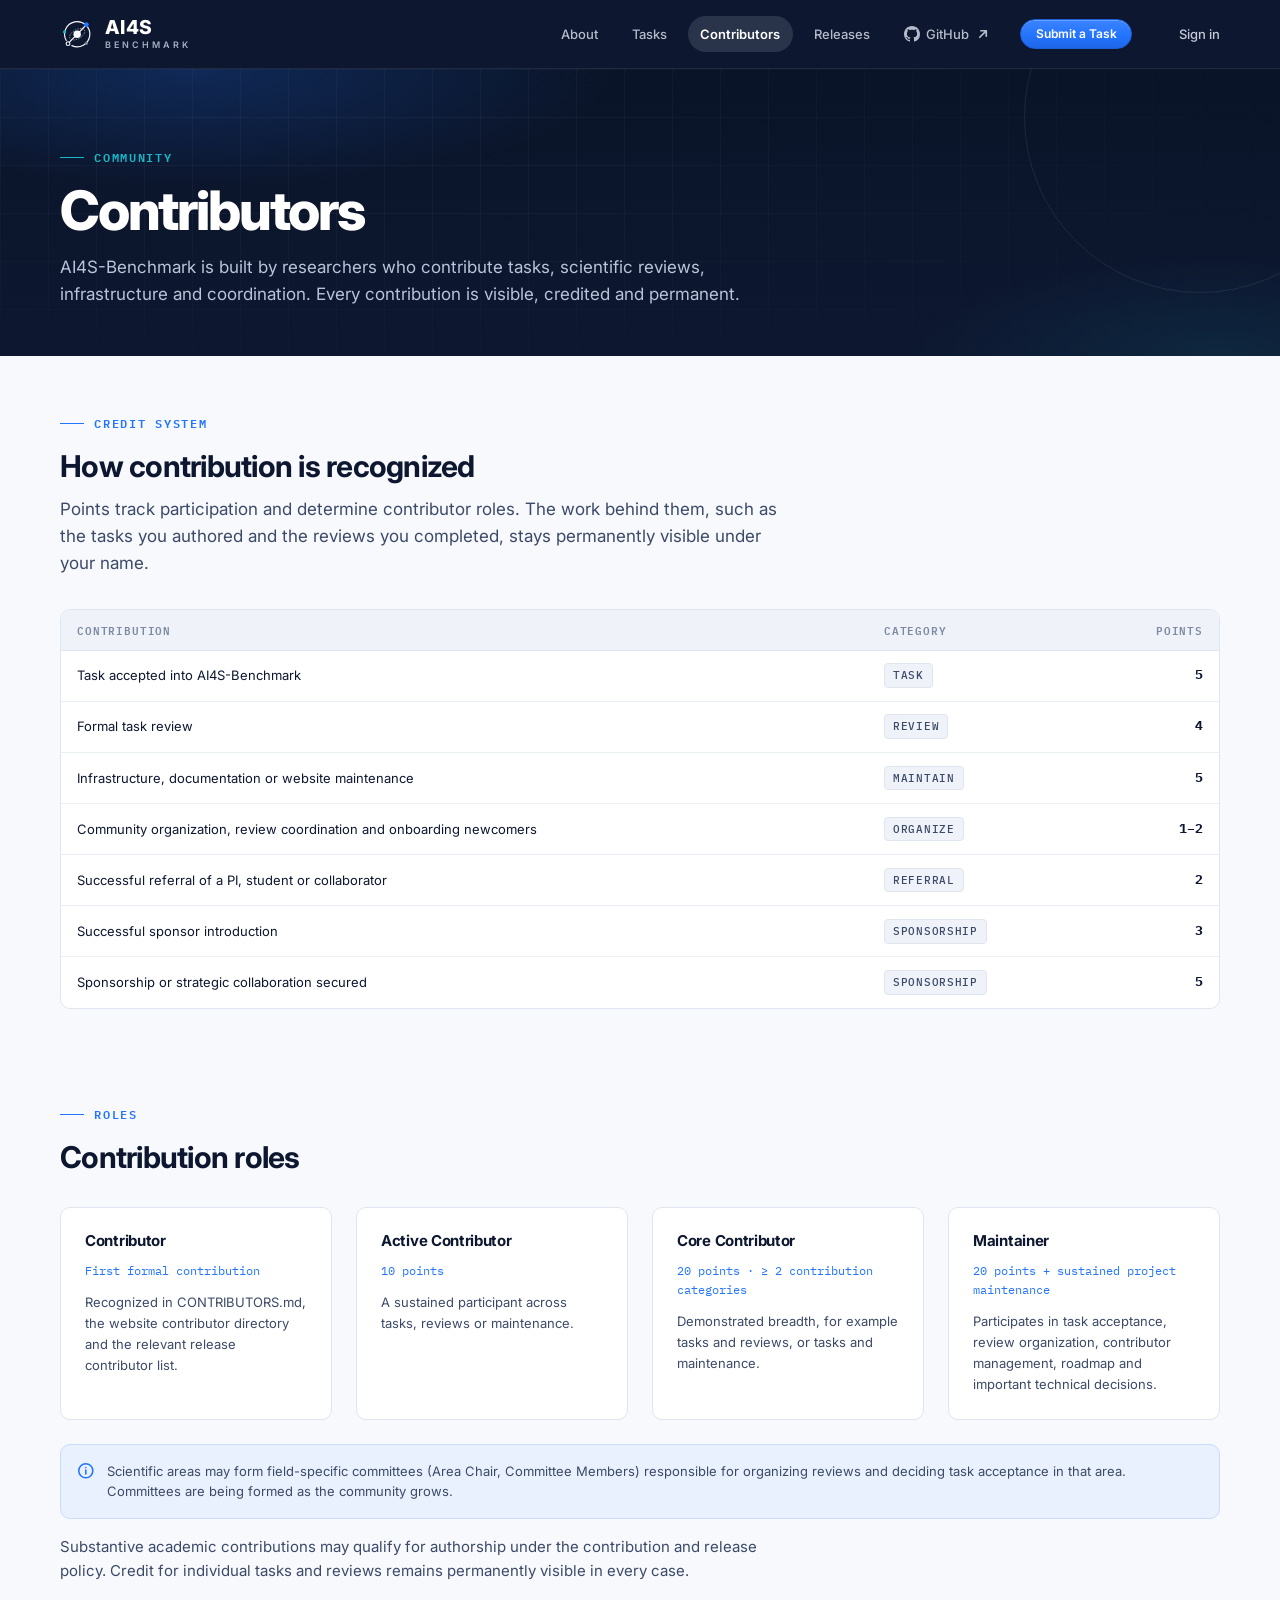
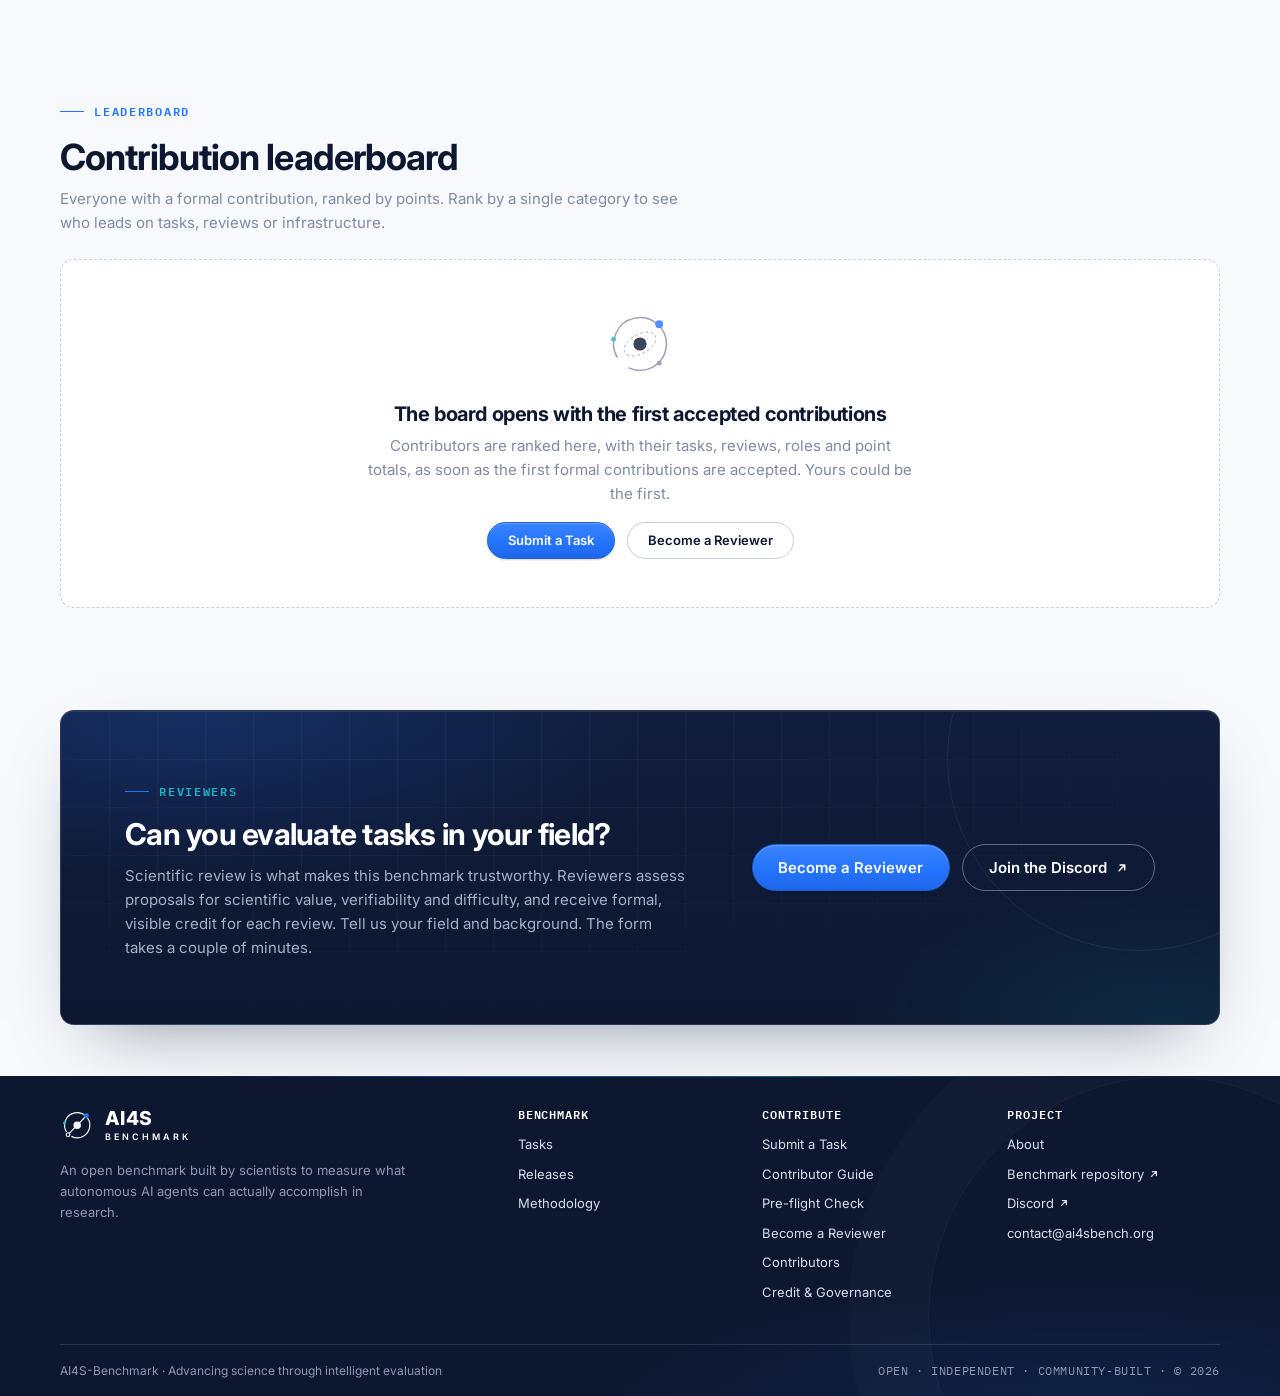
<file: contributors/index.html>
<!DOCTYPE html>
<html lang="en">
<head>
  <meta charset="UTF-8">
  <meta name="viewport" content="width=device-width, initial-scale=1.0">
  <title>Contributors & Credit | AI4S-Benchmark</title>
  <meta name="description" content="The researchers behind AI4S-Benchmark: contributor leaderboard, contribution points, roles and governance. Every contribution is visible, credited and permanent.">
  <link rel="canonical" href="https://ai4sbench.org/contributors/">
  <meta property="og:type" content="website">
  <meta property="og:site_name" content="AI4S-Benchmark">
  <meta property="og:title" content="Contributors & Credit | AI4S-Benchmark">
  <meta property="og:description" content="The researchers behind AI4S-Benchmark: contributor leaderboard, contribution points, roles and governance. Every contribution is visible, credited and permanent.">
  <meta property="og:url" content="https://ai4sbench.org/contributors/">
  <meta name="twitter:card" content="summary">
  <meta name="twitter:title" content="Contributors & Credit | AI4S-Benchmark">
  <meta name="twitter:description" content="The researchers behind AI4S-Benchmark: contributor leaderboard, contribution points, roles and governance. Every contribution is visible, credited and permanent.">
  <link rel="icon" type="image/svg+xml" href="../assets/branding/favicon.svg">
  <link rel="manifest" href="../site.webmanifest">
  <link rel="preconnect" href="https://fonts.googleapis.com">
  <link rel="preconnect" href="https://fonts.gstatic.com" crossorigin>
  <link href="https://fonts.googleapis.com/css2?family=IBM+Plex+Mono:wght@400;500;600&family=Inter:wght@400;500;600;700;800&display=swap" rel="stylesheet">
  <link rel="stylesheet" href="../css/tokens.css?v=20261014-release1">
  <link rel="stylesheet" href="../css/base.css?v=20261014-release1">
  <link rel="stylesheet" href="../css/components.css?v=20261014-release1">
  <link rel="stylesheet" href="../css/pages.css?v=20261014-release1">
  <link rel="stylesheet" href="../css/workflow.css?v=20261014-release1">
</head>
<body data-root="../" data-page="contributors">
  <a class="skip-link" href="#main">Skip to content</a>

  <header class="site-header">
    <div class="container container--wide site-header__inner">
      <a class="brand" href="../" aria-label="AI4S-Benchmark — home">
        <svg class="brand__mark" viewBox="0 0 120 120" fill="none" aria-hidden="true">
          <path d="M 21.9 82 A 44 44 0 1 1 41.4 99.9" stroke="#F7F9FC" stroke-width="4" stroke-linecap="round"/>
          <ellipse cx="60" cy="60" rx="29" ry="16" transform="rotate(-30 60 60)" stroke="#F7F9FC" stroke-width="2" stroke-dasharray="4 5"/>
          <path d="M 32.2 88.7 L 92 27" stroke="#F7F9FC" stroke-width="4" stroke-linecap="round"/>
          <circle cx="60" cy="60" r="13" fill="#F7F9FC"/>
          <circle cx="92" cy="27" r="8.5" fill="#2474FF"/>
          <circle cx="28" cy="93" r="6.5" stroke="#F7F9FC" stroke-width="4" fill="none"/>
          <circle cx="16" cy="52" r="5.5" fill="#18B7C9"/>
          <circle cx="92" cy="92" r="5.5" fill="#7E8AA3"/>
        </svg>
        <span class="brand__text"><span class="brand__name">AI4S</span><span class="brand__sub">Benchmark</span></span>
      </a>
      <button class="nav-toggle" aria-expanded="false" aria-controls="site-nav" aria-label="Toggle navigation">
        <svg viewBox="0 0 16 16" fill="none" stroke="currentColor" stroke-width="1.6" stroke-linecap="round" aria-hidden="true"><path d="M2 4h12M2 8h12M2 12h12"/></svg>
      </button>
      <nav id="site-nav" class="site-nav" aria-label="Primary">
        <a class="site-nav__link" data-nav="about" href="../about/">About</a>
        <a class="site-nav__link" data-nav="tasks" href="../tasks/">Tasks</a>
        <a class="site-nav__link" data-nav="contributors" href="../contributors/">Contributors</a>
        <a class="site-nav__link" data-nav="releases" href="../releases/">Releases</a>
        <a class="site-nav__link site-nav__github" data-gh="bench_repo" href="https://github.com" target="_blank" rel="noopener">
          <svg viewBox="0 0 16 16" fill="currentColor" aria-hidden="true"><path d="M8 0C3.58 0 0 3.58 0 8c0 3.54 2.29 6.53 5.47 7.59.4.07.55-.17.55-.38 0-.19-.01-.82-.01-1.49-2.01.37-2.53-.49-2.69-.94-.09-.23-.48-.94-.82-1.13-.28-.15-.68-.52-.01-.53.63-.01 1.08.58 1.23.82.72 1.21 1.87.87 2.33.66.07-.52.28-.87.51-1.07-1.78-.2-3.64-.89-3.64-3.95 0-.87.31-1.59.82-2.15-.08-.2-.36-1.02.08-2.12 0 0 .67-.21 2.2.82.64-.18 1.32-.27 2-.27s1.36.09 2 .27c1.53-1.04 2.2-.82 2.2-.82.44 1.1.16 1.92.08 2.12.51.56.82 1.27.82 2.15 0 3.07-1.87 3.75-3.65 3.95.29.25.54.73.54 1.48 0 1.07-.01 1.93-.01 2.2 0 .21.15.46.55.38A8.01 8.01 0 0 0 16 8c0-4.42-3.58-8-8-8z"/></svg>
          GitHub <svg class="ext-arrow" viewBox="0 0 16 16" aria-hidden="true" fill="none" stroke="currentColor" stroke-width="1.7" stroke-linecap="round" stroke-linejoin="round"><path d="M4.75 11.25 11.25 4.75M5.9 4.75h5.35v5.35"/></svg><span class="visually-hidden">(opens in a new tab)</span>
        </a>
        <a class="btn btn--primary btn--sm" data-nav="submit" href="../submit/">Submit a Task</a>
      </nav>
      <div class="site-nav__account" data-account>
        <button type="button" class="site-nav__account-toggle" data-account-toggle aria-label="Loading account" aria-controls="account-menu" aria-expanded="false" disabled><span class="site-nav__account-loading" aria-hidden="true"></span></button>
      </div>
    </div>
  </header>

  <main id="main">

    <section class="page-head">
      <div class="container">
        <span class="eyebrow">Community</span>
        <h1>Contributors</h1>
        <p class="lede">AI4S-Benchmark is built by researchers who contribute tasks, scientific reviews, infrastructure and coordination. Every contribution is visible, credited and permanent.</p>
        <div class="page-head__stats" id="contrib-stats">
          <!-- populated from data/contributors.json -->
        </div>
      </div>
    </section>

    <section class="section section--tight" id="credit" aria-labelledby="credit-heading">
      <div class="container">
        <span class="eyebrow">Credit system</span>
        <h2 id="credit-heading">How contribution is recognized</h2>
        <p class="lede">Points track participation and determine contributor roles. The work behind them, such as the tasks you authored and the reviews you completed, stays permanently visible under your name.</p>
        <div style="margin-top: var(--space-6);" id="points-table">
          <!-- populated from data/site.json -->
        </div>
      </div>
    </section>

    <section class="section section--tight" aria-labelledby="roles-heading">
      <div class="container">
        <span class="eyebrow">Roles</span>
        <h2 id="roles-heading">Contribution roles</h2>
        <div class="role-grid" style="margin-top: var(--space-6);" id="roles-grid">
          <!-- populated from data/site.json -->
        </div>
        <div class="notice" style="margin-top: var(--space-5);">
          <svg viewBox="0 0 16 16" fill="none" stroke="currentColor" stroke-width="1.4" aria-hidden="true"><circle cx="8" cy="8" r="6.4"/><path d="M8 7.2v3.6M8 5v.1" stroke-linecap="round"/></svg>
          <p id="committees-note"><!-- populated from data/site.json --></p>
        </div>
        <p class="text-secondary" style="margin-top: var(--space-4); max-width: 46rem;" id="authorship-note"><!-- populated from data/site.json --></p>
      </div>
    </section>

    <!-- ============ Leaderboard ============
         The scoreboard closes the page: points and roles are explained above,
         so by the time a reader reaches the board every column is meaningful. -->
    <section class="section" id="leaderboard" aria-labelledby="leaderboard-heading">
      <div class="container container--wide">
        <div class="section-head">
          <div>
            <span class="eyebrow">Leaderboard</span>
            <h2 id="leaderboard-heading">Contribution leaderboard</h2>
            <p>Everyone with a formal contribution, ranked by points. Rank by a single category to see who leads on tasks, reviews or infrastructure.</p>
          </div>
        </div>
        <div id="leaderboard-app">
          <!-- populated from data/contributors.json -->
        </div>
      </div>
    </section>

    <section class="section" id="become-a-reviewer" aria-labelledby="reviewer-heading">
      <div class="container">
        <div class="community">
          <div>
            <span class="eyebrow" style="color: var(--cyan);">Reviewers</span>
            <h2 id="reviewer-heading">Can you evaluate tasks in your field?</h2>
            <p style="margin:0;">Scientific review is what makes this benchmark trustworthy. Reviewers assess proposals for scientific value, verifiability and difficulty, and receive formal, visible credit for each review. Tell us your field and background. The form takes a couple of minutes.</p>
          </div>
          <div class="community__actions">
            <a class="btn btn--primary btn--lg" href="../reviewers/">Become a Reviewer</a>
            <a class="btn btn--secondary btn--lg" style="background:transparent;color:#fff;border-color:rgba(255,255,255,0.35);" data-link="discord" href="https://discord.gg/3SNTCj5wm" target="_blank" rel="noopener">Join the Discord <svg class="ext-arrow" viewBox="0 0 16 16" aria-hidden="true" fill="none" stroke="currentColor" stroke-width="1.7" stroke-linecap="round" stroke-linejoin="round"><path d="M4.75 11.25 11.25 4.75M5.9 4.75h5.35v5.35"/></svg></a>
          </div>
        </div>
      </div>
    </section>

  </main>

  <footer class="site-footer">
    <div class="container container--wide">
      <div class="site-footer__inner">
        <div class="site-footer__brand">
          <a class="brand" href="../" aria-label="AI4S-Benchmark — home">
            <svg class="brand__mark" viewBox="0 0 120 120" fill="none" aria-hidden="true">
              <path d="M 21.9 82 A 44 44 0 1 1 41.4 99.9" stroke="#F7F9FC" stroke-width="4" stroke-linecap="round"/>
              <path d="M 32.2 88.7 L 92 27" stroke="#F7F9FC" stroke-width="4" stroke-linecap="round"/>
              <circle cx="60" cy="60" r="13" fill="#F7F9FC"/>
              <circle cx="92" cy="27" r="8.5" fill="#2474FF"/>
              <circle cx="28" cy="93" r="6.5" stroke="#F7F9FC" stroke-width="4" fill="none"/>
              <circle cx="16" cy="52" r="5.5" fill="#18B7C9"/>
            </svg>
            <span class="brand__text"><span class="brand__name">AI4S</span><span class="brand__sub">Benchmark</span></span>
          </a>
          <p>An open benchmark built by scientists to measure what autonomous AI agents can actually accomplish in research.</p>
        </div>
        <div>
          <h4>Benchmark</h4>
          <ul>
            <li><a href="../tasks/">Tasks</a></li>
            <li><a href="../releases/">Releases</a></li>
            <li><a href="../about/#methodology">Methodology</a></li>
          </ul>
        </div>
        <div>
          <h4>Contribute</h4>
          <ul>
            <li><a href="../submit/">Submit a Task</a></li>
            <li><a href="../guide/">Contributor Guide</a></li>
            <li><a href="../guide/check.html">Pre-flight Check</a></li>
            <li><a href="../reviewers/">Become a Reviewer</a></li>
            <li><a href="../contributors/">Contributors</a></li>
            <li><a href="../contributors/#credit">Credit &amp; Governance</a></li>
          </ul>
        </div>
        <div>
          <h4>Project</h4>
          <ul>
            <li><a href="../about/">About</a></li>
            <li><a data-gh="bench_repo" href="https://github.com" target="_blank" rel="noopener">Benchmark repository <svg class="ext-arrow" viewBox="0 0 16 16" aria-hidden="true" fill="none" stroke="currentColor" stroke-width="1.7" stroke-linecap="round" stroke-linejoin="round"><path d="M4.75 11.25 11.25 4.75M5.9 4.75h5.35v5.35"/></svg></a></li>
            <li><a data-link="discord" href="https://discord.gg/3SNTCj5wm" target="_blank" rel="noopener">Discord <svg class="ext-arrow" viewBox="0 0 16 16" aria-hidden="true" fill="none" stroke="currentColor" stroke-width="1.7" stroke-linecap="round" stroke-linejoin="round"><path d="M4.75 11.25 11.25 4.75M5.9 4.75h5.35v5.35"/></svg></a></li>
            <li><a href="mailto:contact@ai4sbench.org">contact@ai4sbench.org</a></li>
          </ul>
        </div>
      </div>
      <div class="site-footer__bottom">
        <span>AI4S-Benchmark · Advancing science through intelligent evaluation</span>
        <span class="mono">OPEN · INDEPENDENT · COMMUNITY-BUILT · © <span data-year>2026</span></span>
      </div>
    </div>
  </footer>

  <script type="module" src="../js/app.js?v=20261014-release1"></script>
  <script type="module" src="../js/pages/contributors.js?v=20261014-release1"></script>
</body>
</html>
</file>
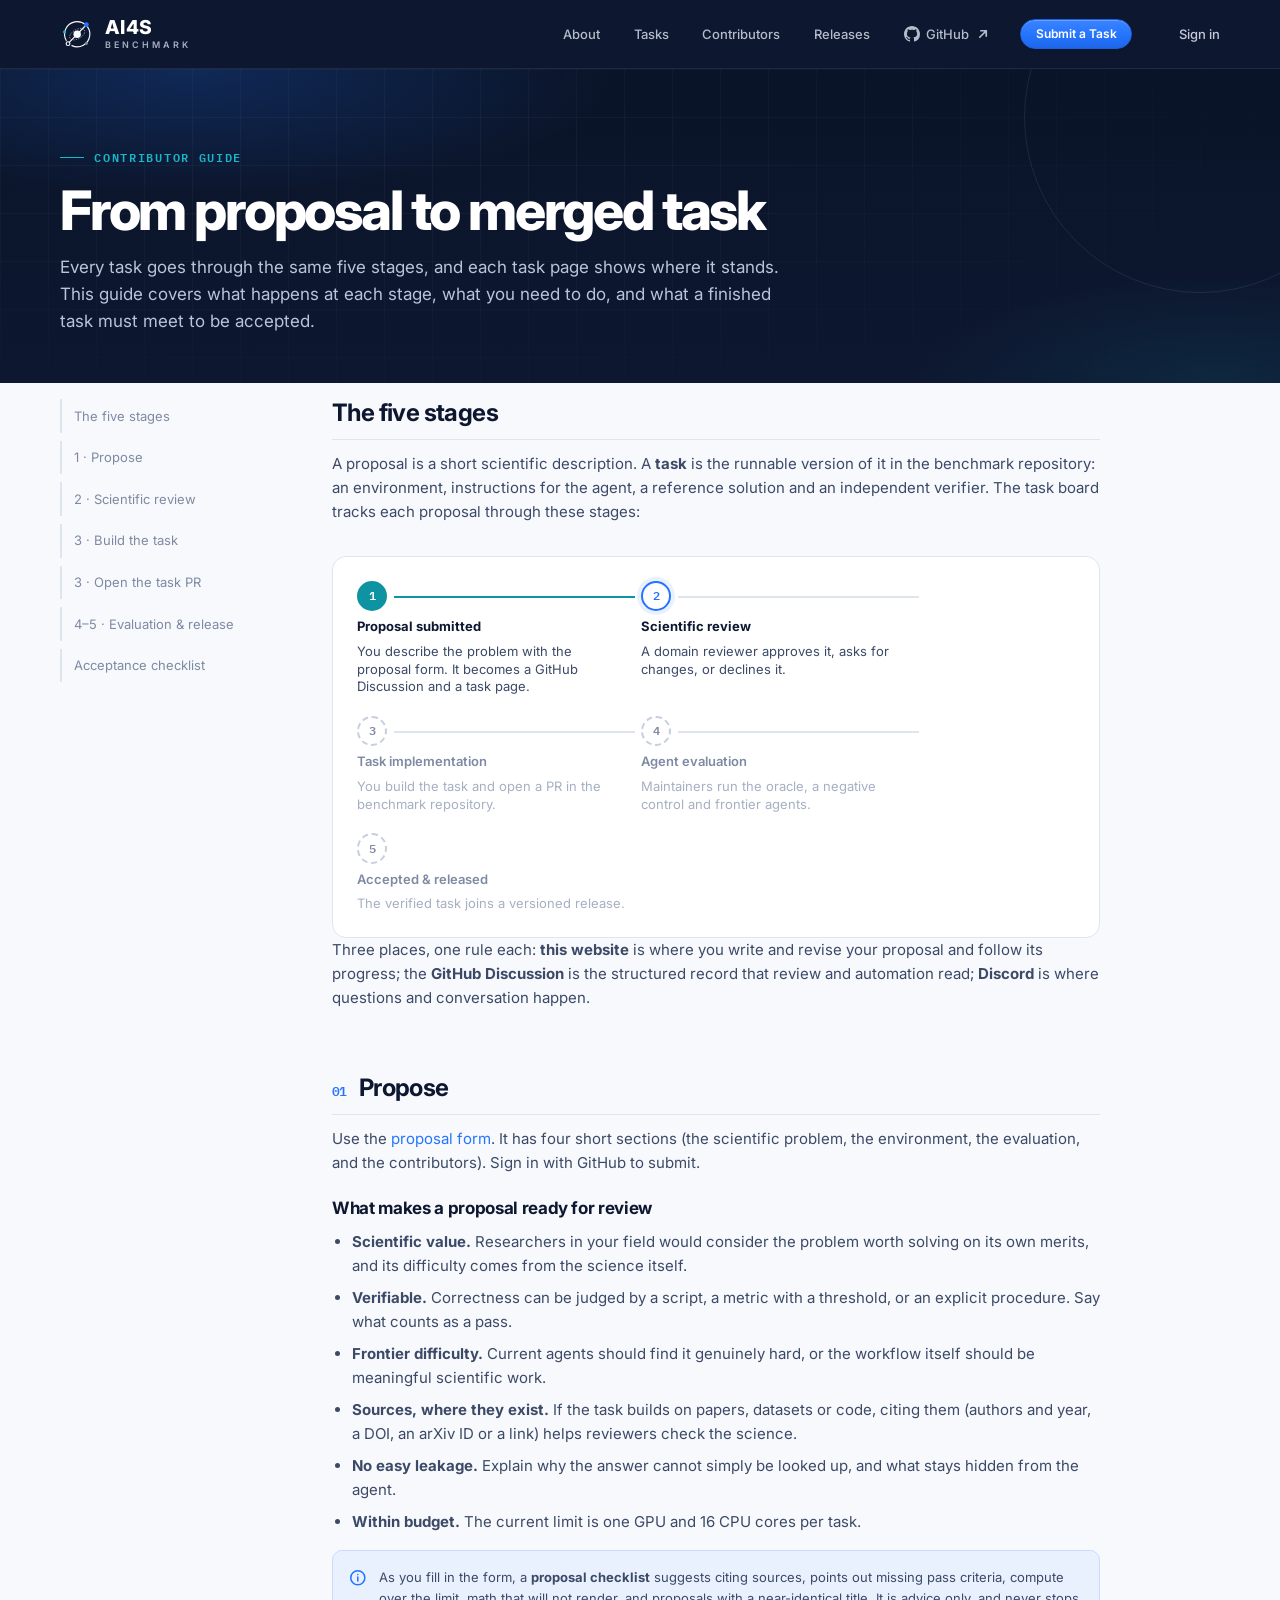
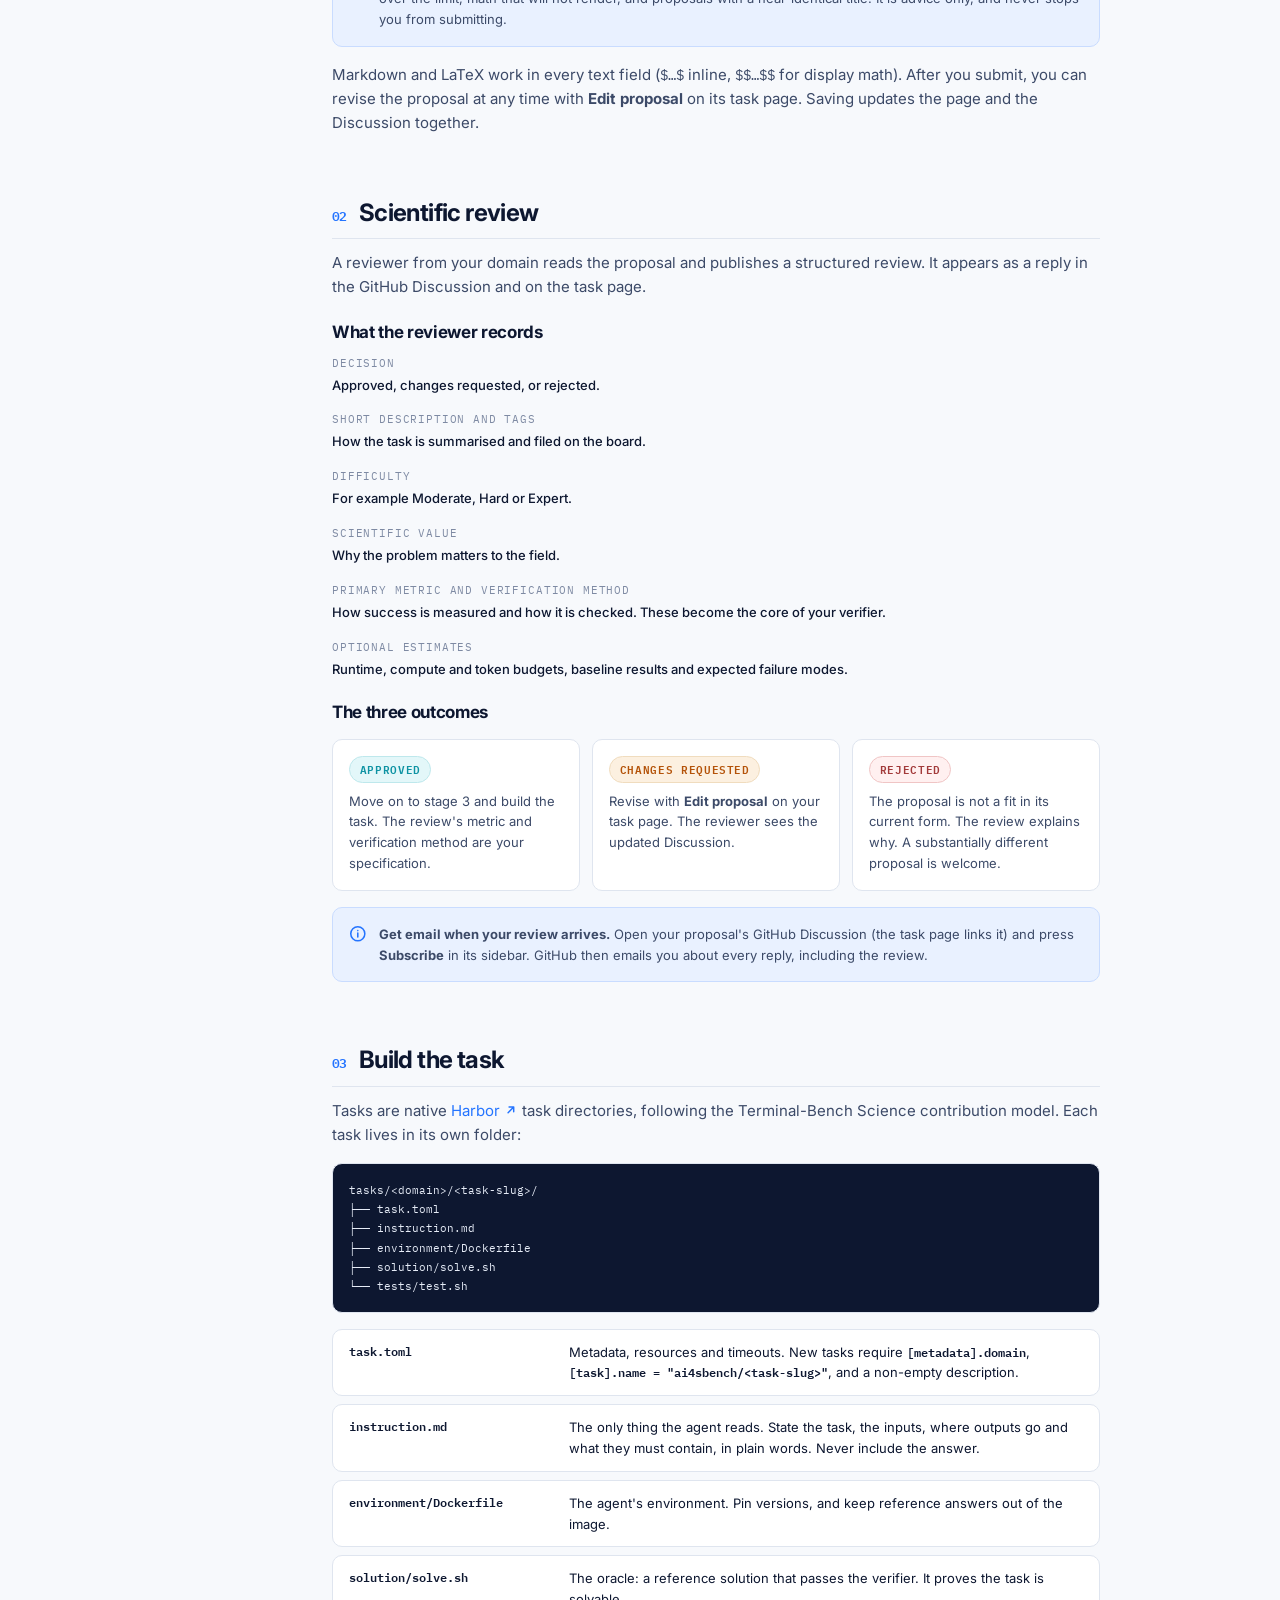
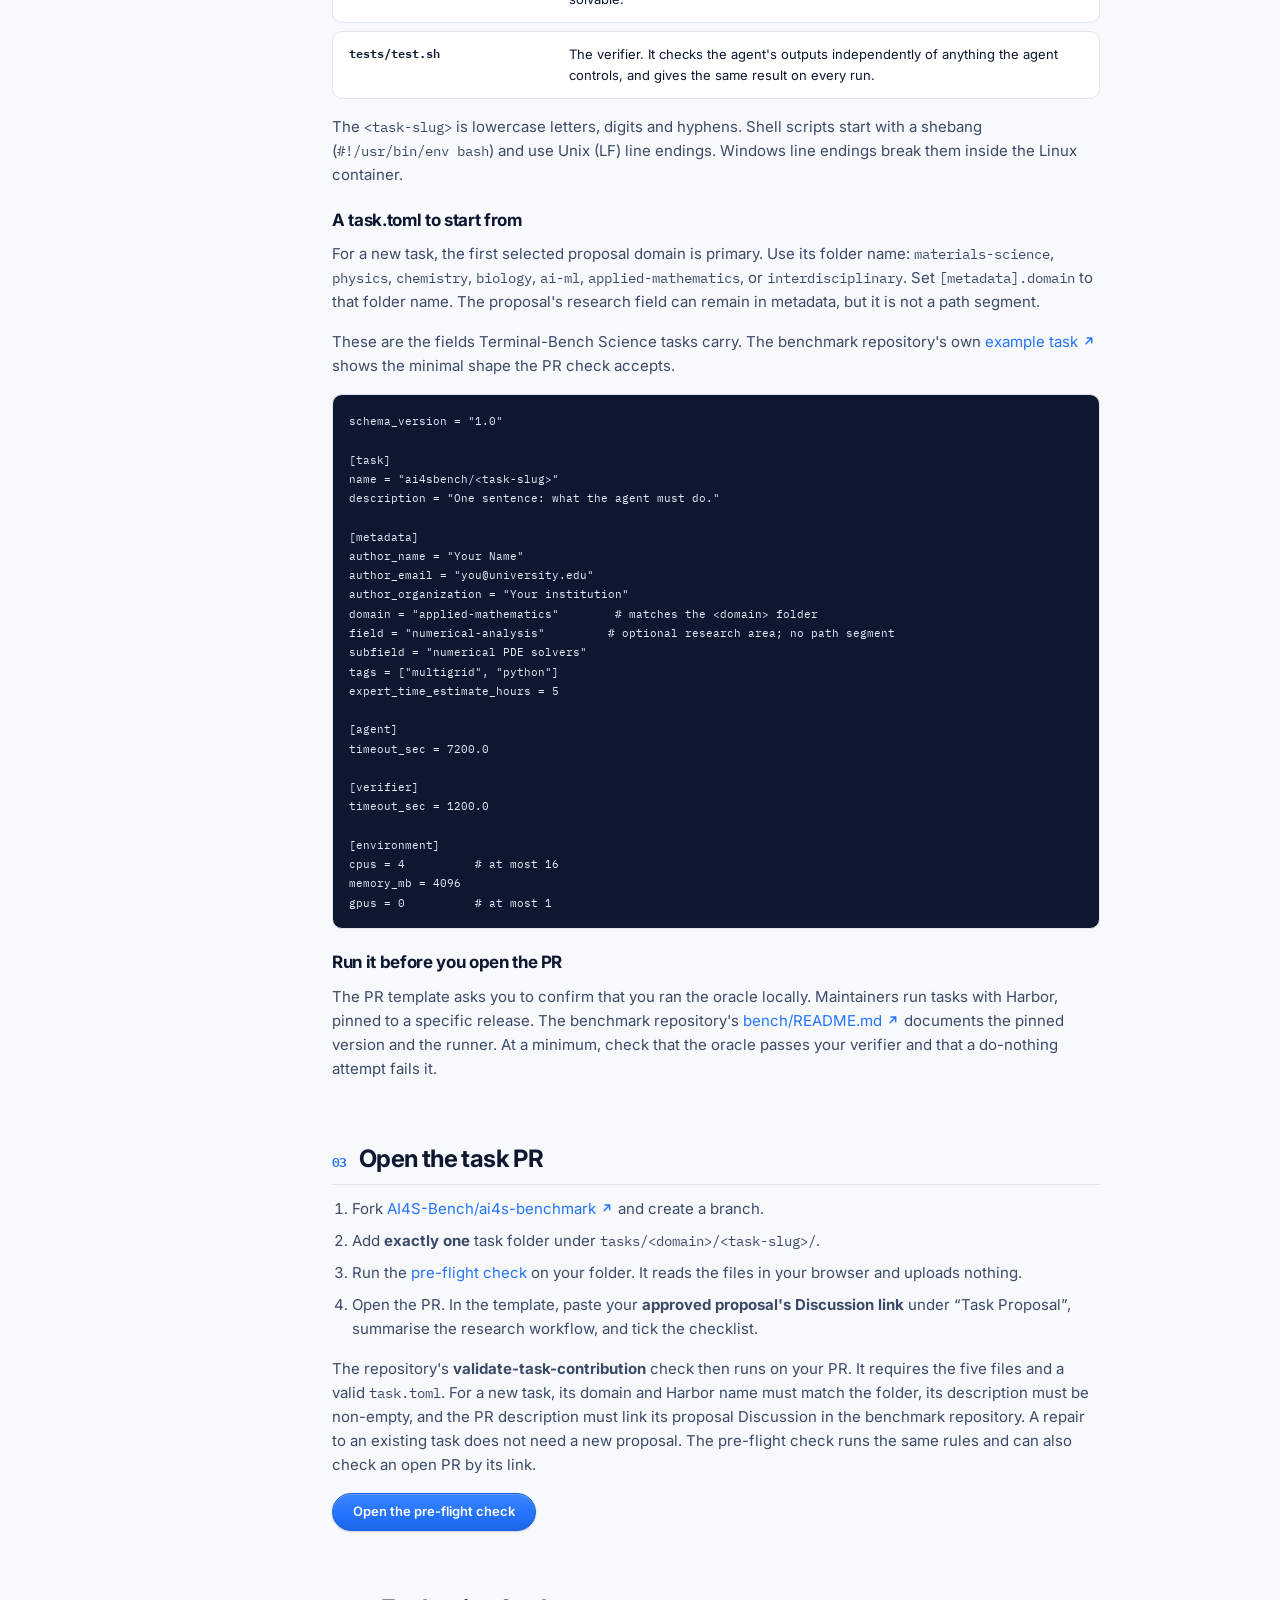
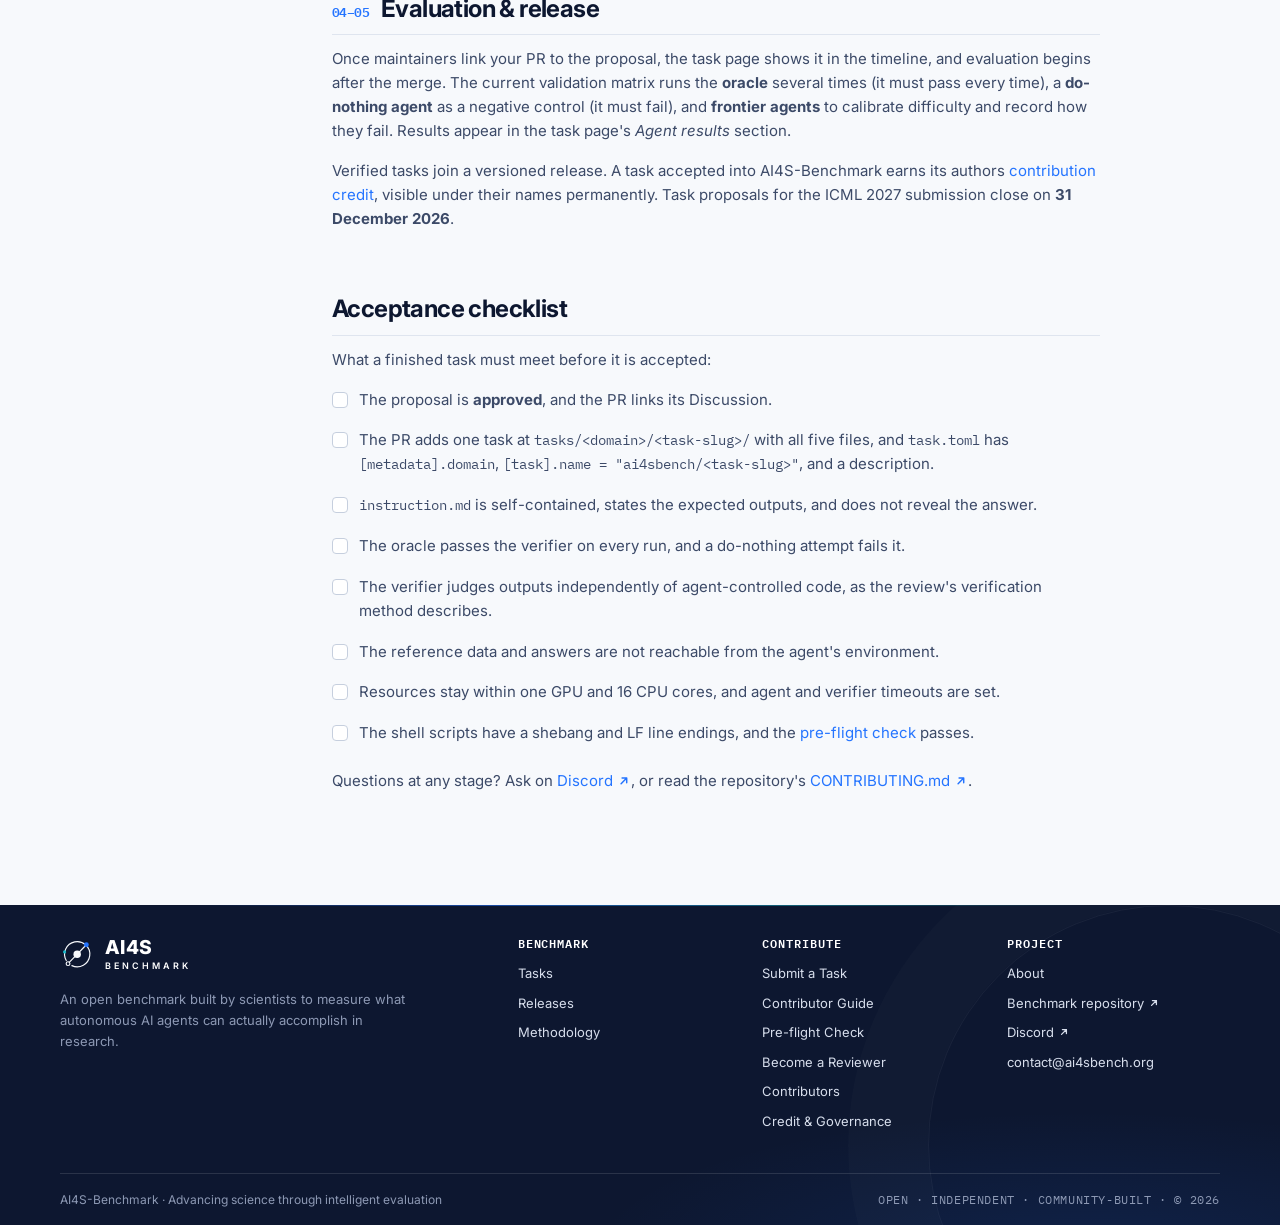
<file: guide/index.html>
<!DOCTYPE html>
<html lang="en">
<head>
  <meta charset="UTF-8">
  <meta name="viewport" content="width=device-width, initial-scale=1.0">
  <title>Contributor Guide | AI4S-Benchmark</title>
  <meta name="description" content="How an AI4S-Benchmark proposal becomes a merged, evaluated task: the five stages, what reviewers look for, the Harbor task layout, the task PR and the acceptance checklist.">
  <link rel="canonical" href="https://ai4sbench.org/guide/">
  <meta property="og:type" content="website">
  <meta property="og:site_name" content="AI4S-Benchmark">
  <meta property="og:title" content="Contributor Guide | AI4S-Benchmark">
  <meta property="og:description" content="How an AI4S-Benchmark proposal becomes a merged, evaluated task: the five stages, what reviewers look for, the Harbor task layout, the task PR and the acceptance checklist.">
  <meta property="og:url" content="https://ai4sbench.org/guide/">
  <meta name="twitter:card" content="summary">
  <meta name="twitter:title" content="Contributor Guide | AI4S-Benchmark">
  <meta name="twitter:description" content="How an AI4S-Benchmark proposal becomes a merged, evaluated task: the five stages, what reviewers look for, the Harbor task layout, the task PR and the acceptance checklist.">
  <link rel="icon" type="image/svg+xml" href="../assets/branding/favicon.svg">
  <link rel="manifest" href="../site.webmanifest">
  <link rel="preconnect" href="https://fonts.googleapis.com">
  <link rel="preconnect" href="https://fonts.gstatic.com" crossorigin>
  <link href="https://fonts.googleapis.com/css2?family=IBM+Plex+Mono:wght@400;500;600&family=Inter:wght@400;500;600;700;800&display=swap" rel="stylesheet">
  <link rel="stylesheet" href="../css/tokens.css?v=20261014-release1">
  <link rel="stylesheet" href="../css/base.css?v=20261014-release1">
  <link rel="stylesheet" href="../css/components.css?v=20261014-release1">
  <link rel="stylesheet" href="../css/pages.css?v=20261014-release1">
  <link rel="stylesheet" href="../css/workflow.css?v=20261014-release1">
</head>
<body data-root="../" data-page="guide">
  <a class="skip-link" href="#main">Skip to content</a>

  <header class="site-header">
    <div class="container container--wide site-header__inner">
      <a class="brand" href="../" aria-label="AI4S-Benchmark — home">
        <svg class="brand__mark" viewBox="0 0 120 120" fill="none" aria-hidden="true">
          <path d="M 21.9 82 A 44 44 0 1 1 41.4 99.9" stroke="#F7F9FC" stroke-width="4" stroke-linecap="round"/>
          <ellipse cx="60" cy="60" rx="29" ry="16" transform="rotate(-30 60 60)" stroke="#F7F9FC" stroke-width="2" stroke-dasharray="4 5"/>
          <path d="M 32.2 88.7 L 92 27" stroke="#F7F9FC" stroke-width="4" stroke-linecap="round"/>
          <circle cx="60" cy="60" r="13" fill="#F7F9FC"/>
          <circle cx="92" cy="27" r="8.5" fill="#2474FF"/>
          <circle cx="28" cy="93" r="6.5" stroke="#F7F9FC" stroke-width="4" fill="none"/>
          <circle cx="16" cy="52" r="5.5" fill="#18B7C9"/>
          <circle cx="92" cy="92" r="5.5" fill="#7E8AA3"/>
        </svg>
        <span class="brand__text"><span class="brand__name">AI4S</span><span class="brand__sub">Benchmark</span></span>
      </a>
      <button class="nav-toggle" aria-expanded="false" aria-controls="site-nav" aria-label="Toggle navigation">
        <svg viewBox="0 0 16 16" fill="none" stroke="currentColor" stroke-width="1.6" stroke-linecap="round" aria-hidden="true"><path d="M2 4h12M2 8h12M2 12h12"/></svg>
      </button>
      <nav id="site-nav" class="site-nav" aria-label="Primary">
        <a class="site-nav__link" data-nav="about" href="../about/">About</a>
        <a class="site-nav__link" data-nav="tasks" href="../tasks/">Tasks</a>
        <a class="site-nav__link" data-nav="contributors" href="../contributors/">Contributors</a>
        <a class="site-nav__link" data-nav="releases" href="../releases/">Releases</a>
        <a class="site-nav__link site-nav__github" data-gh="bench_repo" href="https://github.com" target="_blank" rel="noopener">
          <svg viewBox="0 0 16 16" fill="currentColor" aria-hidden="true"><path d="M8 0C3.58 0 0 3.58 0 8c0 3.54 2.29 6.53 5.47 7.59.4.07.55-.17.55-.38 0-.19-.01-.82-.01-1.49-2.01.37-2.53-.49-2.69-.94-.09-.23-.48-.94-.82-1.13-.28-.15-.68-.52-.01-.53.63-.01 1.08.58 1.23.82.72 1.21 1.87.87 2.33.66.07-.52.28-.87.51-1.07-1.78-.2-3.64-.89-3.64-3.95 0-.87.31-1.59.82-2.15-.08-.2-.36-1.02.08-2.12 0 0 .67-.21 2.2.82.64-.18 1.32-.27 2-.27s1.36.09 2 .27c1.53-1.04 2.2-.82 2.2-.82.44 1.1.16 1.92.08 2.12.51.56.82 1.27.82 2.15 0 3.07-1.87 3.75-3.65 3.95.29.25.54.73.54 1.48 0 1.07-.01 1.93-.01 2.2 0 .21.15.46.55.38A8.01 8.01 0 0 0 16 8c0-4.42-3.58-8-8-8z"/></svg>
          GitHub <svg class="ext-arrow" viewBox="0 0 16 16" aria-hidden="true" fill="none" stroke="currentColor" stroke-width="1.7" stroke-linecap="round" stroke-linejoin="round"><path d="M4.75 11.25 11.25 4.75M5.9 4.75h5.35v5.35"/></svg><span class="visually-hidden">(opens in a new tab)</span>
        </a>
        <a class="btn btn--primary btn--sm" data-nav="submit" href="../submit/">Submit a Task</a>
      </nav>
      <div class="site-nav__account" data-account>
        <button type="button" class="site-nav__account-toggle" data-account-toggle aria-label="Loading account" aria-controls="account-menu" aria-expanded="false" disabled><span class="site-nav__account-loading" aria-hidden="true"></span></button>
      </div>
    </div>
  </header>

  <main id="main">
    <section class="page-head">
      <div class="container container--wide">
        <span class="eyebrow">Contributor guide</span>
        <h1>From proposal to merged task</h1>
        <p class="lede">Every task goes through the same five stages, and each task page shows where it stands. This guide covers what happens at each stage, what you need to do, and what a finished task must meet to be accepted.</p>
      </div>
    </section>

    <div class="container container--wide guide-layout">
      <nav class="guide-toc" aria-label="On this page">
        <ol>
          <li><a href="#overview">The five stages</a></li>
          <li><a href="#propose">1 · Propose</a></li>
          <li><a href="#review">2 · Scientific review</a></li>
          <li><a href="#build">3 · Build the task</a></li>
          <li><a href="#pr">3 · Open the task PR</a></li>
          <li><a href="#evaluate">4–5 · Evaluation &amp; release</a></li>
          <li><a href="#acceptance">Acceptance checklist</a></li>
        </ol>
      </nav>

      <div class="guide-body">
        <section id="overview" aria-labelledby="overview-h">
          <h2 id="overview-h">The five stages</h2>
          <p>A proposal is a short scientific description. A <strong>task</strong> is the runnable version of it in the benchmark repository: an environment, instructions for the agent, a reference solution and an independent verifier. The task board tracks each proposal through these stages:</p>
          <div class="stagetrack" aria-label="Task lifecycle">
            <ol class="stagetrack__track">
              <li class="stagetrack__step is-done"><span class="stagetrack__dot" aria-hidden="true">1</span><span class="stagetrack__label">Proposal submitted</span><span class="stagetrack__note">You describe the problem with the proposal form. It becomes a GitHub Discussion and a task page.</span></li>
              <li class="stagetrack__step is-current"><span class="stagetrack__dot" aria-hidden="true">2</span><span class="stagetrack__label">Scientific review</span><span class="stagetrack__note">A domain reviewer approves it, asks for changes, or declines it.</span></li>
              <li class="stagetrack__step is-upcoming"><span class="stagetrack__dot" aria-hidden="true">3</span><span class="stagetrack__label">Task implementation</span><span class="stagetrack__note">You build the task and open a PR in the benchmark repository.</span></li>
              <li class="stagetrack__step is-upcoming"><span class="stagetrack__dot" aria-hidden="true">4</span><span class="stagetrack__label">Agent evaluation</span><span class="stagetrack__note">Maintainers run the oracle, a negative control and frontier agents.</span></li>
              <li class="stagetrack__step is-upcoming"><span class="stagetrack__dot" aria-hidden="true">5</span><span class="stagetrack__label">Accepted &amp; released</span><span class="stagetrack__note">The verified task joins a versioned release.</span></li>
            </ol>
          </div>
          <p>Three places, one rule each: <strong>this website</strong> is where you write and revise your proposal and follow its progress; the <strong>GitHub Discussion</strong> is the structured record that review and automation read; <strong>Discord</strong> is where questions and conversation happen.</p>
        </section>

        <section id="propose" aria-labelledby="propose-h">
          <h2 id="propose-h"><span class="guide-step-num">01</span> Propose</h2>
          <p>Use the <a href="../submit/">proposal form</a>. It has four short sections (the scientific problem, the environment, the evaluation, and the contributors). Sign in with GitHub to submit.</p>
          <h3>What makes a proposal ready for review</h3>
          <ul>
            <li><strong>Scientific value.</strong> Researchers in your field would consider the problem worth solving on its own merits, and its difficulty comes from the science itself.</li>
            <li><strong>Verifiable.</strong> Correctness can be judged by a script, a metric with a threshold, or an explicit procedure. Say what counts as a pass.</li>
            <li><strong>Frontier difficulty.</strong> Current agents should find it genuinely hard, or the workflow itself should be meaningful scientific work.</li>
            <li><strong>Sources, where they exist.</strong> If the task builds on papers, datasets or code, citing them (authors and year, a DOI, an arXiv ID or a link) helps reviewers check the science.</li>
            <li><strong>No easy leakage.</strong> Explain why the answer cannot simply be looked up, and what stays hidden from the agent.</li>
            <li><strong>Within budget.</strong> The current limit is one GPU and 16 CPU cores per task.</li>
          </ul>
          <div class="notice guide-callout">
            <svg viewBox="0 0 16 16" fill="none" stroke="currentColor" stroke-width="1.4" aria-hidden="true"><circle cx="8" cy="8" r="6.4"/><path d="M8 7.2v3.6M8 5v.1" stroke-linecap="round"/></svg>
            <p>As you fill in the form, a <strong>proposal checklist</strong> suggests citing sources, points out missing pass criteria, compute over the limit, math that will not render, and proposals with a near-identical title. It is advice only, and never stops you from submitting.</p>
          </div>
          <p>Markdown and LaTeX work in every text field (<code>$…$</code> inline, <code>$$…$$</code> for display math). After you submit, you can revise the proposal at any time with <strong>Edit proposal</strong> on its task page. Saving updates the page and the Discussion together.</p>
        </section>

        <section id="review" aria-labelledby="review-h">
          <h2 id="review-h"><span class="guide-step-num">02</span> Scientific review</h2>
          <p>A reviewer from your domain reads the proposal and publishes a structured review. It appears as a reply in the GitHub Discussion and on the task page.</p>
          <h3>What the reviewer records</h3>
          <dl class="def-grid">
            <div><dt>Decision</dt><dd>Approved, changes requested, or rejected.</dd></div>
            <div><dt>Short description and tags</dt><dd>How the task is summarised and filed on the board.</dd></div>
            <div><dt>Difficulty</dt><dd>For example Moderate, Hard or Expert.</dd></div>
            <div><dt>Scientific value</dt><dd>Why the problem matters to the field.</dd></div>
            <div><dt>Primary metric and verification method</dt><dd>How success is measured and how it is checked. These become the core of your verifier.</dd></div>
            <div><dt>Optional estimates</dt><dd>Runtime, compute and token budgets, baseline results and expected failure modes.</dd></div>
          </dl>
          <h3>The three outcomes</h3>
          <div class="guide-outcomes">
            <div><span class="badge badge--approved">Approved</span><p>Move on to stage 3 and build the task. The review's metric and verification method are your specification.</p></div>
            <div><span class="badge badge--changes_requested">Changes requested</span><p>Revise with <strong>Edit proposal</strong> on your task page. The reviewer sees the updated Discussion.</p></div>
            <div><span class="badge badge--rejected">Rejected</span><p>The proposal is not a fit in its current form. The review explains why. A substantially different proposal is welcome.</p></div>
          </div>
          <div class="notice guide-callout">
            <svg viewBox="0 0 16 16" fill="none" stroke="currentColor" stroke-width="1.4" aria-hidden="true"><circle cx="8" cy="8" r="6.4"/><path d="M8 7.2v3.6M8 5v.1" stroke-linecap="round"/></svg>
            <p><strong>Get email when your review arrives.</strong> Open your proposal's GitHub Discussion (the task page links it) and press <strong>Subscribe</strong> in its sidebar. GitHub then emails you about every reply, including the review.</p>
          </div>
        </section>

        <section id="build" aria-labelledby="build-h">
          <h2 id="build-h"><span class="guide-step-num">03</span> Build the task</h2>
          <p>Tasks are native <a href="https://github.com/harbor-framework/harbor" target="_blank" rel="noopener">Harbor <svg class="ext-arrow" viewBox="0 0 16 16" aria-hidden="true" fill="none" stroke="currentColor" stroke-width="1.7" stroke-linecap="round" stroke-linejoin="round"><path d="M4.75 11.25 11.25 4.75M5.9 4.75h5.35v5.35"/></svg></a> task directories, following the Terminal-Bench Science contribution model. Each task lives in its own folder:</p>
<pre><code>tasks/&lt;domain&gt;/&lt;task-slug&gt;/
├── task.toml
├── instruction.md
├── environment/Dockerfile
├── solution/solve.sh
└── tests/test.sh</code></pre>
          <div class="guide-files">
            <div><code>task.toml</code><span>Metadata, resources and timeouts. New tasks require <code>[metadata].domain</code>, <code>[task].name = "ai4sbench/&lt;task-slug&gt;"</code>, and a non-empty description.</span></div>
            <div><code>instruction.md</code><span>The only thing the agent reads. State the task, the inputs, where outputs go and what they must contain, in plain words. Never include the answer.</span></div>
            <div><code>environment/Dockerfile</code><span>The agent's environment. Pin versions, and keep reference answers out of the image.</span></div>
            <div><code>solution/solve.sh</code><span>The oracle: a reference solution that passes the verifier. It proves the task is solvable.</span></div>
            <div><code>tests/test.sh</code><span>The verifier. It checks the agent's outputs independently of anything the agent controls, and gives the same result on every run.</span></div>
          </div>
          <p>The <code>&lt;task-slug&gt;</code> is lowercase letters, digits and hyphens. Shell scripts start with a shebang (<code>#!/usr/bin/env bash</code>) and use Unix (LF) line endings. Windows line endings break them inside the Linux container.</p>
          <h3>A task.toml to start from</h3>
          <p>For a new task, the first selected proposal domain is primary. Use its folder name: <code>materials-science</code>, <code>physics</code>, <code>chemistry</code>, <code>biology</code>, <code>ai-ml</code>, <code>applied-mathematics</code>, or <code>interdisciplinary</code>. Set <code>[metadata].domain</code> to that folder name. The proposal's research field can remain in metadata, but it is not a path segment.</p>
          <p>These are the fields Terminal-Bench Science tasks carry. The benchmark repository's own <a href="https://github.com/AI4S-Bench/ai4s-benchmark/tree/main/tasks/applied-mathematics/amr-poisson-contribution-example" target="_blank" rel="noopener">example task <svg class="ext-arrow" viewBox="0 0 16 16" aria-hidden="true" fill="none" stroke="currentColor" stroke-width="1.7" stroke-linecap="round" stroke-linejoin="round"><path d="M4.75 11.25 11.25 4.75M5.9 4.75h5.35v5.35"/></svg></a> shows the minimal shape the PR check accepts.</p>
<pre><code>schema_version = "1.0"

[task]
name = "ai4sbench/&lt;task-slug&gt;"
description = "One sentence: what the agent must do."

[metadata]
author_name = "Your Name"
author_email = "you@university.edu"
author_organization = "Your institution"
domain = "applied-mathematics"        # matches the &lt;domain&gt; folder
field = "numerical-analysis"         # optional research area; no path segment
subfield = "numerical PDE solvers"
tags = ["multigrid", "python"]
expert_time_estimate_hours = 5

[agent]
timeout_sec = 7200.0

[verifier]
timeout_sec = 1200.0

[environment]
cpus = 4          # at most 16
memory_mb = 4096
gpus = 0          # at most 1</code></pre>
          <h3>Run it before you open the PR</h3>
          <p>The PR template asks you to confirm that you ran the oracle locally. Maintainers run tasks with Harbor, pinned to a specific release. The benchmark repository's <a href="https://github.com/AI4S-Bench/ai4s-benchmark/blob/main/bench/README.md" target="_blank" rel="noopener">bench/README.md <svg class="ext-arrow" viewBox="0 0 16 16" aria-hidden="true" fill="none" stroke="currentColor" stroke-width="1.7" stroke-linecap="round" stroke-linejoin="round"><path d="M4.75 11.25 11.25 4.75M5.9 4.75h5.35v5.35"/></svg></a> documents the pinned version and the runner. At a minimum, check that the oracle passes your verifier and that a do-nothing attempt fails it.</p>
        </section>

        <section id="pr" aria-labelledby="pr-h">
          <h2 id="pr-h"><span class="guide-step-num">03</span> Open the task PR</h2>
          <ol>
            <li>Fork <a href="https://github.com/AI4S-Bench/ai4s-benchmark" target="_blank" rel="noopener">AI4S-Bench/ai4s-benchmark <svg class="ext-arrow" viewBox="0 0 16 16" aria-hidden="true" fill="none" stroke="currentColor" stroke-width="1.7" stroke-linecap="round" stroke-linejoin="round"><path d="M4.75 11.25 11.25 4.75M5.9 4.75h5.35v5.35"/></svg></a> and create a branch.</li>
            <li>Add <strong>exactly one</strong> task folder under <code>tasks/&lt;domain&gt;/&lt;task-slug&gt;/</code>.</li>
            <li>Run the <a href="check.html">pre-flight check</a> on your folder. It reads the files in your browser and uploads nothing.</li>
            <li>Open the PR. In the template, paste your <strong>approved proposal's Discussion link</strong> under “Task Proposal”, summarise the research workflow, and tick the checklist.</li>
          </ol>
          <p>The repository's <strong>validate-task-contribution</strong> check then runs on your PR. It requires the five files and a valid <code>task.toml</code>. For a new task, its domain and Harbor name must match the folder, its description must be non-empty, and the PR description must link its proposal Discussion in the benchmark repository. A repair to an existing task does not need a new proposal. The pre-flight check runs the same rules and can also check an open PR by its link.</p>
          <p style="margin-bottom:0;"><a class="btn btn--primary" href="check.html">Open the pre-flight check</a></p>
        </section>

        <section id="evaluate" aria-labelledby="evaluate-h">
          <h2 id="evaluate-h"><span class="guide-step-num">04–05</span> Evaluation &amp; release</h2>
          <p>Once maintainers link your PR to the proposal, the task page shows it in the timeline, and evaluation begins after the merge. The current validation matrix runs the <strong>oracle</strong> several times (it must pass every time), a <strong>do-nothing agent</strong> as a negative control (it must fail), and <strong>frontier agents</strong> to calibrate difficulty and record how they fail. Results appear in the task page's <em>Agent results</em> section.</p>
          <p>Verified tasks join a versioned release. A task accepted into AI4S-Benchmark earns its authors <a href="../contributors/#credit">contribution credit</a>, visible under their names permanently. Task proposals for the ICML 2027 submission close on <strong>31 December 2026</strong>.</p>
        </section>

        <section id="acceptance" aria-labelledby="acceptance-h">
          <h2 id="acceptance-h">Acceptance checklist</h2>
          <p>What a finished task must meet before it is accepted:</p>
          <ul class="guide-checklist">
            <li><span>The proposal is <strong>approved</strong>, and the PR links its Discussion.</span></li>
            <li><span>The PR adds one task at <code>tasks/&lt;domain&gt;/&lt;task-slug&gt;/</code> with all five files, and <code>task.toml</code> has <code>[metadata].domain</code>, <code>[task].name = "ai4sbench/&lt;task-slug&gt;"</code>, and a description.</span></li>
            <li><span><code>instruction.md</code> is self-contained, states the expected outputs, and does not reveal the answer.</span></li>
            <li><span>The oracle passes the verifier on every run, and a do-nothing attempt fails it.</span></li>
            <li><span>The verifier judges outputs independently of agent-controlled code, as the review's verification method describes.</span></li>
            <li><span>The reference data and answers are not reachable from the agent's environment.</span></li>
            <li><span>Resources stay within one GPU and 16 CPU cores, and agent and verifier timeouts are set.</span></li>
            <li><span>The shell scripts have a shebang and LF line endings, and the <a href="check.html">pre-flight check</a> passes.</span></li>
          </ul>
          <p style="margin-bottom:0;">Questions at any stage? Ask on <a data-link="discord" href="https://discord.gg/3SNTCj5wm" target="_blank" rel="noopener">Discord <svg class="ext-arrow" viewBox="0 0 16 16" aria-hidden="true" fill="none" stroke="currentColor" stroke-width="1.7" stroke-linecap="round" stroke-linejoin="round"><path d="M4.75 11.25 11.25 4.75M5.9 4.75h5.35v5.35"/></svg></a>, or read the repository's <a data-gh="contributing" href="https://github.com/AI4S-Bench/ai4s-benchmark/blob/main/CONTRIBUTING.md" target="_blank" rel="noopener">CONTRIBUTING.md <svg class="ext-arrow" viewBox="0 0 16 16" aria-hidden="true" fill="none" stroke="currentColor" stroke-width="1.7" stroke-linecap="round" stroke-linejoin="round"><path d="M4.75 11.25 11.25 4.75M5.9 4.75h5.35v5.35"/></svg></a>.</p>
        </section>
      </div>
    </div>
  </main>

  <footer class="site-footer">
    <div class="container container--wide">
      <div class="site-footer__inner">
        <div class="site-footer__brand">
          <a class="brand" href="../" aria-label="AI4S-Benchmark — home">
            <svg class="brand__mark" viewBox="0 0 120 120" fill="none" aria-hidden="true">
              <path d="M 21.9 82 A 44 44 0 1 1 41.4 99.9" stroke="#F7F9FC" stroke-width="4" stroke-linecap="round"/>
              <path d="M 32.2 88.7 L 92 27" stroke="#F7F9FC" stroke-width="4" stroke-linecap="round"/>
              <circle cx="60" cy="60" r="13" fill="#F7F9FC"/>
              <circle cx="92" cy="27" r="8.5" fill="#2474FF"/>
              <circle cx="28" cy="93" r="6.5" stroke="#F7F9FC" stroke-width="4" fill="none"/>
              <circle cx="16" cy="52" r="5.5" fill="#18B7C9"/>
            </svg>
            <span class="brand__text"><span class="brand__name">AI4S</span><span class="brand__sub">Benchmark</span></span>
          </a>
          <p>An open benchmark built by scientists to measure what autonomous AI agents can actually accomplish in research.</p>
        </div>
        <div>
          <h4>Benchmark</h4>
          <ul>
            <li><a href="../tasks/">Tasks</a></li>
            <li><a href="../releases/">Releases</a></li>
            <li><a href="../about/#methodology">Methodology</a></li>
          </ul>
        </div>
        <div>
          <h4>Contribute</h4>
          <ul>
            <li><a href="../submit/">Submit a Task</a></li>
            <li><a href="../guide/">Contributor Guide</a></li>
            <li><a href="../guide/check.html">Pre-flight Check</a></li>
            <li><a href="../reviewers/">Become a Reviewer</a></li>
            <li><a href="../contributors/">Contributors</a></li>
            <li><a href="../contributors/#credit">Credit &amp; Governance</a></li>
          </ul>
        </div>
        <div>
          <h4>Project</h4>
          <ul>
            <li><a href="../about/">About</a></li>
            <li><a data-gh="bench_repo" href="https://github.com" target="_blank" rel="noopener">Benchmark repository <svg class="ext-arrow" viewBox="0 0 16 16" aria-hidden="true" fill="none" stroke="currentColor" stroke-width="1.7" stroke-linecap="round" stroke-linejoin="round"><path d="M4.75 11.25 11.25 4.75M5.9 4.75h5.35v5.35"/></svg></a></li>
            <li><a data-link="discord" href="https://discord.gg/3SNTCj5wm" target="_blank" rel="noopener">Discord <svg class="ext-arrow" viewBox="0 0 16 16" aria-hidden="true" fill="none" stroke="currentColor" stroke-width="1.7" stroke-linecap="round" stroke-linejoin="round"><path d="M4.75 11.25 11.25 4.75M5.9 4.75h5.35v5.35"/></svg></a></li>
            <li><a href="mailto:contact@ai4sbench.org">contact@ai4sbench.org</a></li>
          </ul>
        </div>
      </div>
      <div class="site-footer__bottom">
        <span>AI4S-Benchmark · Advancing science through intelligent evaluation</span>
        <span class="mono">OPEN · INDEPENDENT · COMMUNITY-BUILT · © <span data-year>2026</span></span>
      </div>
    </div>
  </footer>

  <script type="module" src="../js/app.js?v=20261014-release1"></script>
  
</body>
</html>
</file>
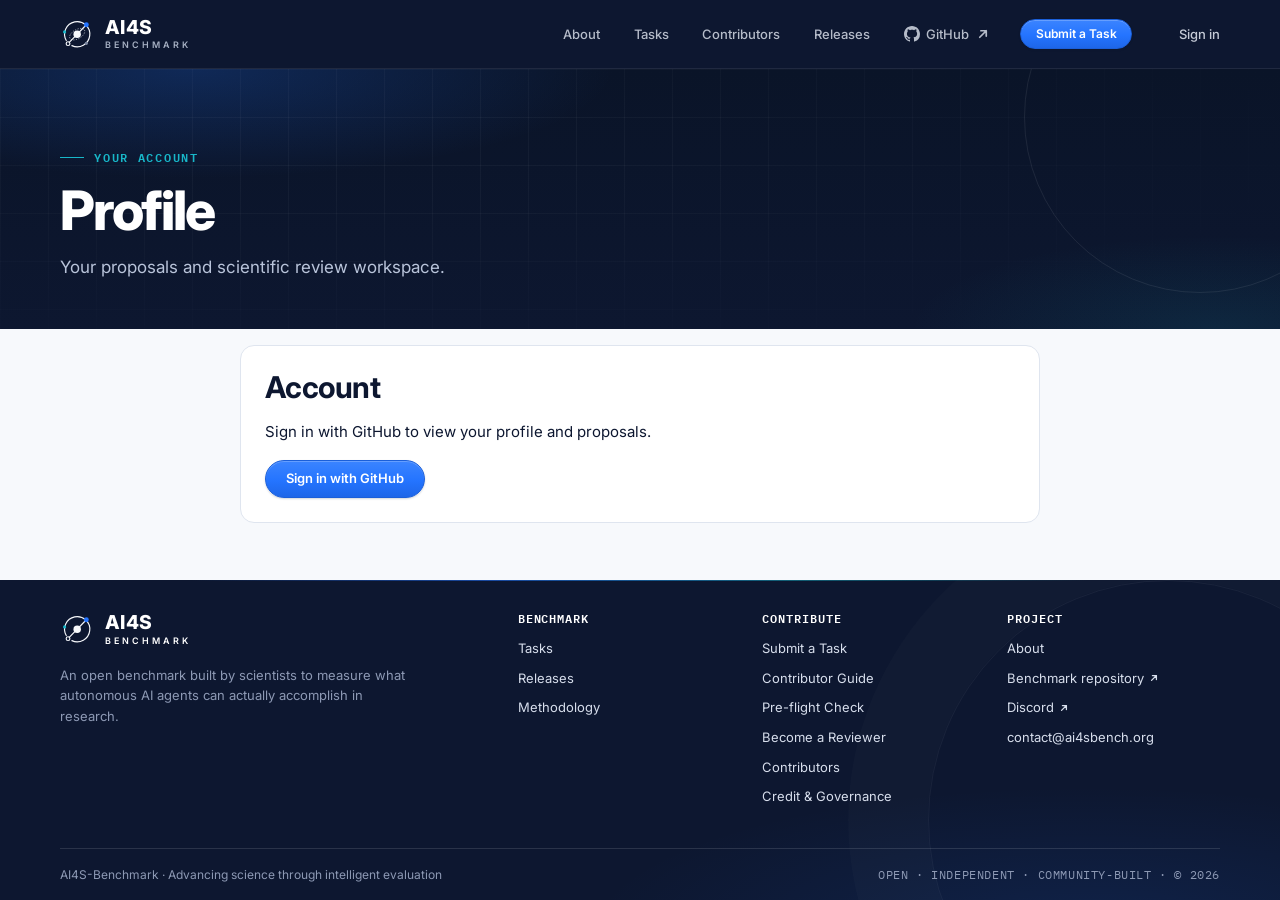
<file: profile/index.html>
<!DOCTYPE html>
<html lang="en">
<head>
  <meta charset="UTF-8">
  <meta name="viewport" content="width=device-width, initial-scale=1.0">
  <meta name="robots" content="noindex">
  <title>Profile | AI4S-Benchmark</title>
  <meta name="description" content="Your AI4S-Benchmark account, proposals, and reviewer workspace.">
  <link rel="canonical" href="https://ai4sbench.org/profile/">
  <meta property="og:type" content="website">
  <meta property="og:site_name" content="AI4S-Benchmark">
  <meta property="og:title" content="Profile | AI4S-Benchmark">
  <meta property="og:description" content="Your AI4S-Benchmark account, proposals, and reviewer workspace.">
  <meta property="og:url" content="https://ai4sbench.org/profile/">
  <meta name="twitter:card" content="summary">
  <meta name="twitter:title" content="Profile | AI4S-Benchmark">
  <meta name="twitter:description" content="Your AI4S-Benchmark account, proposals, and reviewer workspace.">
  <link rel="icon" type="image/svg+xml" href="../assets/branding/favicon.svg">
  <link rel="manifest" href="../site.webmanifest">
  <link rel="preconnect" href="https://fonts.googleapis.com">
  <link rel="preconnect" href="https://fonts.gstatic.com" crossorigin>
  <link href="https://fonts.googleapis.com/css2?family=IBM+Plex+Mono:wght@400;500;600&family=Inter:wght@400;500;600;700;800&display=swap" rel="stylesheet">
  <link rel="stylesheet" href="../css/tokens.css?v=20261014-release1">
  <link rel="stylesheet" href="../css/base.css?v=20261014-release1">
  <link rel="stylesheet" href="../css/components.css?v=20261014-release1">
  <link rel="stylesheet" href="../css/pages.css?v=20261014-release1">
  <link rel="stylesheet" href="../css/workflow.css?v=20261014-release1">
</head>
<body data-root="../" data-page="profile">
  <a class="skip-link" href="#main">Skip to content</a>

  <header class="site-header">
    <div class="container container--wide site-header__inner">
      <a class="brand" href="../" aria-label="AI4S-Benchmark — home">
        <svg class="brand__mark" viewBox="0 0 120 120" fill="none" aria-hidden="true">
          <path d="M 21.9 82 A 44 44 0 1 1 41.4 99.9" stroke="#F7F9FC" stroke-width="4" stroke-linecap="round"/>
          <ellipse cx="60" cy="60" rx="29" ry="16" transform="rotate(-30 60 60)" stroke="#F7F9FC" stroke-width="2" stroke-dasharray="4 5"/>
          <path d="M 32.2 88.7 L 92 27" stroke="#F7F9FC" stroke-width="4" stroke-linecap="round"/>
          <circle cx="60" cy="60" r="13" fill="#F7F9FC"/>
          <circle cx="92" cy="27" r="8.5" fill="#2474FF"/>
          <circle cx="28" cy="93" r="6.5" stroke="#F7F9FC" stroke-width="4" fill="none"/>
          <circle cx="16" cy="52" r="5.5" fill="#18B7C9"/>
          <circle cx="92" cy="92" r="5.5" fill="#7E8AA3"/>
        </svg>
        <span class="brand__text"><span class="brand__name">AI4S</span><span class="brand__sub">Benchmark</span></span>
      </a>
      <button class="nav-toggle" aria-expanded="false" aria-controls="site-nav" aria-label="Toggle navigation">
        <svg viewBox="0 0 16 16" fill="none" stroke="currentColor" stroke-width="1.6" stroke-linecap="round" aria-hidden="true"><path d="M2 4h12M2 8h12M2 12h12"/></svg>
      </button>
      <nav id="site-nav" class="site-nav" aria-label="Primary">
        <a class="site-nav__link" data-nav="about" href="../about/">About</a>
        <a class="site-nav__link" data-nav="tasks" href="../tasks/">Tasks</a>
        <a class="site-nav__link" data-nav="contributors" href="../contributors/">Contributors</a>
        <a class="site-nav__link" data-nav="releases" href="../releases/">Releases</a>
        <a class="site-nav__link site-nav__github" data-gh="bench_repo" href="https://github.com" target="_blank" rel="noopener">
          <svg viewBox="0 0 16 16" fill="currentColor" aria-hidden="true"><path d="M8 0C3.58 0 0 3.58 0 8c0 3.54 2.29 6.53 5.47 7.59.4.07.55-.17.55-.38 0-.19-.01-.82-.01-1.49-2.01.37-2.53-.49-2.69-.94-.09-.23-.48-.94-.82-1.13-.28-.15-.68-.52-.01-.53.63-.01 1.08.58 1.23.82.72 1.21 1.87.87 2.33.66.07-.52.28-.87.51-1.07-1.78-.2-3.64-.89-3.64-3.95 0-.87.31-1.59.82-2.15-.08-.2-.36-1.02.08-2.12 0 0 .67-.21 2.2.82.64-.18 1.32-.27 2-.27s1.36.09 2 .27c1.53-1.04 2.2-.82 2.2-.82.44 1.1.16 1.92.08 2.12.51.56.82 1.27.82 2.15 0 3.07-1.87 3.75-3.65 3.95.29.25.54.73.54 1.48 0 1.07-.01 1.93-.01 2.2 0 .21.15.46.55.38A8.01 8.01 0 0 0 16 8c0-4.42-3.58-8-8-8z"/></svg>
          GitHub <svg class="ext-arrow" viewBox="0 0 16 16" aria-hidden="true" fill="none" stroke="currentColor" stroke-width="1.7" stroke-linecap="round" stroke-linejoin="round"><path d="M4.75 11.25 11.25 4.75M5.9 4.75h5.35v5.35"/></svg><span class="visually-hidden">(opens in a new tab)</span>
        </a>
        <a class="btn btn--primary btn--sm" data-nav="submit" href="../submit/">Submit a Task</a>
      </nav>
      <div class="site-nav__account" data-account>
        <button type="button" class="site-nav__account-toggle" data-account-toggle aria-label="Loading account" aria-controls="account-menu" aria-expanded="false" disabled><span class="site-nav__account-loading" aria-hidden="true"></span></button>
      </div>
    </div>
  </header>

  <main id="main">
    <section class="page-head">
      <div class="container">
        <span class="eyebrow">Your account</span>
        <h1>Profile</h1>
        <p class="lede">Your proposals and scientific review workspace.</p>
      </div>
    </section>
    <div class="container profile-layout">
      <section class="profile-panel" aria-labelledby="profile-heading">
        <h2 id="profile-heading">Account</h2>
        <p id="profile-state" role="status">Checking your sign-in…</p>
        <div id="profile-identity" hidden></div>
        <button type="button" class="btn btn--primary" id="profile-signin" hidden>Sign in with GitHub</button>
      </section>
      <section class="profile-panel" id="proposals" aria-labelledby="proposals-heading" hidden>
        <h2 id="proposals-heading">Your proposals</h2>
        <div id="profile-proposals"></div>
      </section>
      <section class="profile-panel" id="to-review" aria-labelledby="to-review-heading" hidden>
        <h2 id="to-review-heading">To review</h2>
        <p>Proposals assigned to you and waiting for a review decision.</p>
        <div id="profile-to-review"></div>
      </section>
    </div>
  </main>

  <footer class="site-footer">
    <div class="container container--wide">
      <div class="site-footer__inner">
        <div class="site-footer__brand">
          <a class="brand" href="../" aria-label="AI4S-Benchmark — home">
            <svg class="brand__mark" viewBox="0 0 120 120" fill="none" aria-hidden="true">
              <path d="M 21.9 82 A 44 44 0 1 1 41.4 99.9" stroke="#F7F9FC" stroke-width="4" stroke-linecap="round"/>
              <path d="M 32.2 88.7 L 92 27" stroke="#F7F9FC" stroke-width="4" stroke-linecap="round"/>
              <circle cx="60" cy="60" r="13" fill="#F7F9FC"/>
              <circle cx="92" cy="27" r="8.5" fill="#2474FF"/>
              <circle cx="28" cy="93" r="6.5" stroke="#F7F9FC" stroke-width="4" fill="none"/>
              <circle cx="16" cy="52" r="5.5" fill="#18B7C9"/>
            </svg>
            <span class="brand__text"><span class="brand__name">AI4S</span><span class="brand__sub">Benchmark</span></span>
          </a>
          <p>An open benchmark built by scientists to measure what autonomous AI agents can actually accomplish in research.</p>
        </div>
        <div>
          <h4>Benchmark</h4>
          <ul>
            <li><a href="../tasks/">Tasks</a></li>
            <li><a href="../releases/">Releases</a></li>
            <li><a href="../about/#methodology">Methodology</a></li>
          </ul>
        </div>
        <div>
          <h4>Contribute</h4>
          <ul>
            <li><a href="../submit/">Submit a Task</a></li>
            <li><a href="../guide/">Contributor Guide</a></li>
            <li><a href="../guide/check.html">Pre-flight Check</a></li>
            <li><a href="../reviewers/">Become a Reviewer</a></li>
            <li><a href="../contributors/">Contributors</a></li>
            <li><a href="../contributors/#credit">Credit &amp; Governance</a></li>
          </ul>
        </div>
        <div>
          <h4>Project</h4>
          <ul>
            <li><a href="../about/">About</a></li>
            <li><a data-gh="bench_repo" href="https://github.com" target="_blank" rel="noopener">Benchmark repository <svg class="ext-arrow" viewBox="0 0 16 16" aria-hidden="true" fill="none" stroke="currentColor" stroke-width="1.7" stroke-linecap="round" stroke-linejoin="round"><path d="M4.75 11.25 11.25 4.75M5.9 4.75h5.35v5.35"/></svg></a></li>
            <li><a data-link="discord" href="https://discord.gg/3SNTCj5wm" target="_blank" rel="noopener">Discord <svg class="ext-arrow" viewBox="0 0 16 16" aria-hidden="true" fill="none" stroke="currentColor" stroke-width="1.7" stroke-linecap="round" stroke-linejoin="round"><path d="M4.75 11.25 11.25 4.75M5.9 4.75h5.35v5.35"/></svg></a></li>
            <li><a href="mailto:contact@ai4sbench.org">contact@ai4sbench.org</a></li>
          </ul>
        </div>
      </div>
      <div class="site-footer__bottom">
        <span>AI4S-Benchmark · Advancing science through intelligent evaluation</span>
        <span class="mono">OPEN · INDEPENDENT · COMMUNITY-BUILT · © <span data-year>2026</span></span>
      </div>
    </div>
  </footer>

  <script type="module" src="../js/app.js?v=20261014-release1"></script>

  <script type="module" src="../js/pages/profile.js?v=20261022-reviewer1"></script>
</body>
</html>
</file>
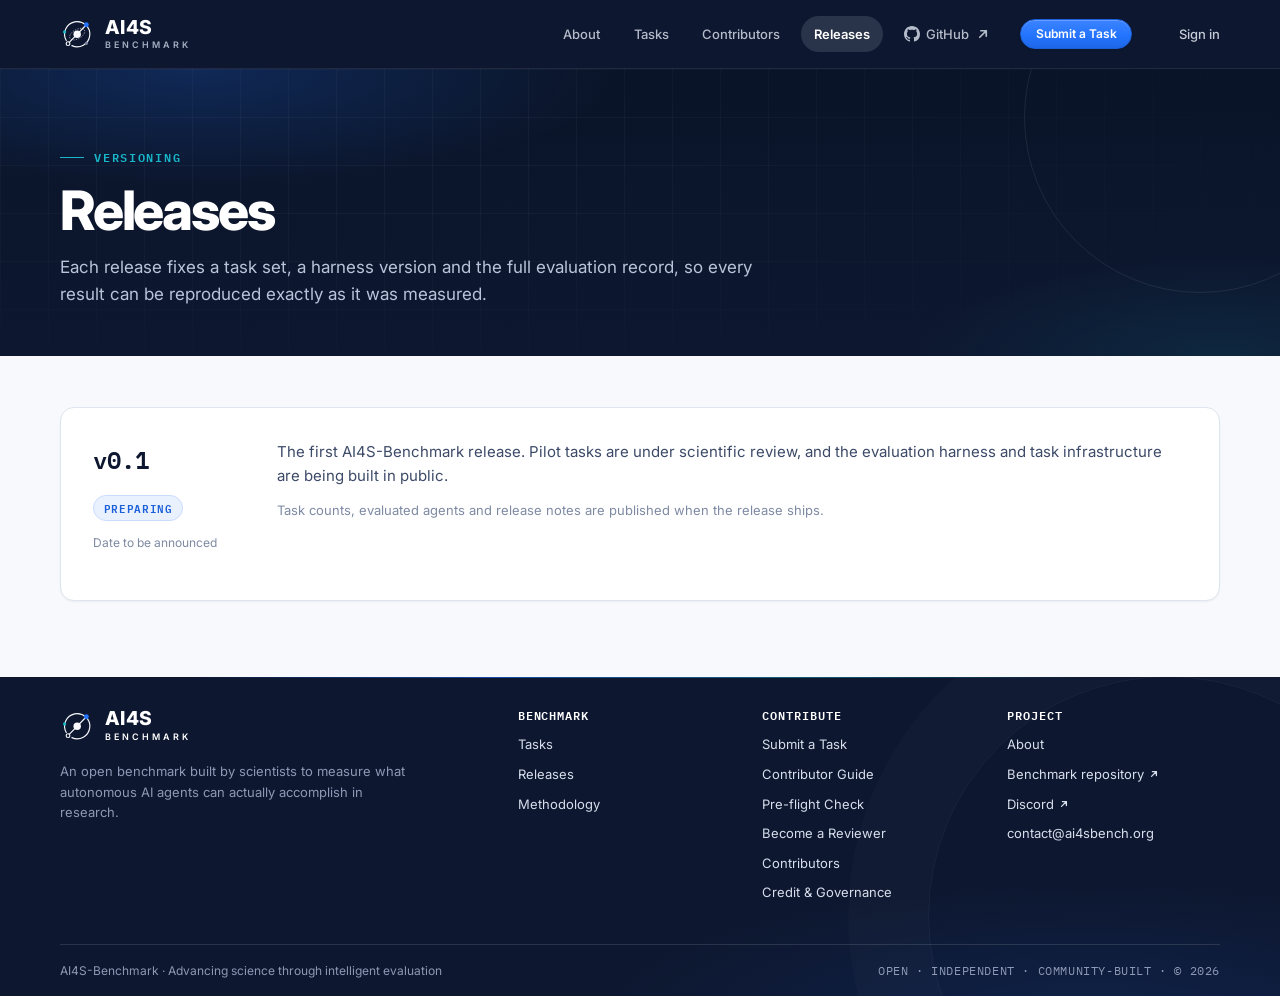
<file: releases/index.html>
<!DOCTYPE html>
<html lang="en">
<head>
  <meta charset="UTF-8">
  <meta name="viewport" content="width=device-width, initial-scale=1.0">
  <title>Releases | AI4S-Benchmark</title>
  <meta name="description" content="Versioned AI4S-Benchmark releases. Each release fixes a task set, a harness version and the evaluation record so that results remain reproducible.">
  <link rel="canonical" href="https://ai4sbench.org/releases/">
  <meta property="og:type" content="website">
  <meta property="og:site_name" content="AI4S-Benchmark">
  <meta property="og:title" content="Releases | AI4S-Benchmark">
  <meta property="og:description" content="Versioned AI4S-Benchmark releases. Each release fixes a task set, a harness version and the evaluation record so that results remain reproducible.">
  <meta property="og:url" content="https://ai4sbench.org/releases/">
  <meta name="twitter:card" content="summary">
  <meta name="twitter:title" content="Releases | AI4S-Benchmark">
  <meta name="twitter:description" content="Versioned AI4S-Benchmark releases. Each release fixes a task set, a harness version and the evaluation record so that results remain reproducible.">
  <link rel="icon" type="image/svg+xml" href="../assets/branding/favicon.svg">
  <link rel="manifest" href="../site.webmanifest">
  <link rel="preconnect" href="https://fonts.googleapis.com">
  <link rel="preconnect" href="https://fonts.gstatic.com" crossorigin>
  <link href="https://fonts.googleapis.com/css2?family=IBM+Plex+Mono:wght@400;500;600&family=Inter:wght@400;500;600;700;800&display=swap" rel="stylesheet">
  <link rel="stylesheet" href="../css/tokens.css?v=20261014-release1">
  <link rel="stylesheet" href="../css/base.css?v=20261014-release1">
  <link rel="stylesheet" href="../css/components.css?v=20261014-release1">
  <link rel="stylesheet" href="../css/pages.css?v=20261014-release1">
  <link rel="stylesheet" href="../css/workflow.css?v=20261014-release1">
</head>
<body data-root="../" data-page="releases">
  <a class="skip-link" href="#main">Skip to content</a>

  <header class="site-header">
    <div class="container container--wide site-header__inner">
      <a class="brand" href="../" aria-label="AI4S-Benchmark — home">
        <svg class="brand__mark" viewBox="0 0 120 120" fill="none" aria-hidden="true">
          <path d="M 21.9 82 A 44 44 0 1 1 41.4 99.9" stroke="#F7F9FC" stroke-width="4" stroke-linecap="round"/>
          <ellipse cx="60" cy="60" rx="29" ry="16" transform="rotate(-30 60 60)" stroke="#F7F9FC" stroke-width="2" stroke-dasharray="4 5"/>
          <path d="M 32.2 88.7 L 92 27" stroke="#F7F9FC" stroke-width="4" stroke-linecap="round"/>
          <circle cx="60" cy="60" r="13" fill="#F7F9FC"/>
          <circle cx="92" cy="27" r="8.5" fill="#2474FF"/>
          <circle cx="28" cy="93" r="6.5" stroke="#F7F9FC" stroke-width="4" fill="none"/>
          <circle cx="16" cy="52" r="5.5" fill="#18B7C9"/>
          <circle cx="92" cy="92" r="5.5" fill="#7E8AA3"/>
        </svg>
        <span class="brand__text"><span class="brand__name">AI4S</span><span class="brand__sub">Benchmark</span></span>
      </a>
      <button class="nav-toggle" aria-expanded="false" aria-controls="site-nav" aria-label="Toggle navigation">
        <svg viewBox="0 0 16 16" fill="none" stroke="currentColor" stroke-width="1.6" stroke-linecap="round" aria-hidden="true"><path d="M2 4h12M2 8h12M2 12h12"/></svg>
      </button>
      <nav id="site-nav" class="site-nav" aria-label="Primary">
        <a class="site-nav__link" data-nav="about" href="../about/">About</a>
        <a class="site-nav__link" data-nav="tasks" href="../tasks/">Tasks</a>
        <a class="site-nav__link" data-nav="contributors" href="../contributors/">Contributors</a>
        <a class="site-nav__link" data-nav="releases" href="../releases/">Releases</a>
        <a class="site-nav__link site-nav__github" data-gh="bench_repo" href="https://github.com" target="_blank" rel="noopener">
          <svg viewBox="0 0 16 16" fill="currentColor" aria-hidden="true"><path d="M8 0C3.58 0 0 3.58 0 8c0 3.54 2.29 6.53 5.47 7.59.4.07.55-.17.55-.38 0-.19-.01-.82-.01-1.49-2.01.37-2.53-.49-2.69-.94-.09-.23-.48-.94-.82-1.13-.28-.15-.68-.52-.01-.53.63-.01 1.08.58 1.23.82.72 1.21 1.87.87 2.33.66.07-.52.28-.87.51-1.07-1.78-.2-3.64-.89-3.64-3.95 0-.87.31-1.59.82-2.15-.08-.2-.36-1.02.08-2.12 0 0 .67-.21 2.2.82.64-.18 1.32-.27 2-.27s1.36.09 2 .27c1.53-1.04 2.2-.82 2.2-.82.44 1.1.16 1.92.08 2.12.51.56.82 1.27.82 2.15 0 3.07-1.87 3.75-3.65 3.95.29.25.54.73.54 1.48 0 1.07-.01 1.93-.01 2.2 0 .21.15.46.55.38A8.01 8.01 0 0 0 16 8c0-4.42-3.58-8-8-8z"/></svg>
          GitHub <svg class="ext-arrow" viewBox="0 0 16 16" aria-hidden="true" fill="none" stroke="currentColor" stroke-width="1.7" stroke-linecap="round" stroke-linejoin="round"><path d="M4.75 11.25 11.25 4.75M5.9 4.75h5.35v5.35"/></svg><span class="visually-hidden">(opens in a new tab)</span>
        </a>
        <a class="btn btn--primary btn--sm" data-nav="submit" href="../submit/">Submit a Task</a>
      </nav>
      <div class="site-nav__account" data-account>
        <button type="button" class="site-nav__account-toggle" data-account-toggle aria-label="Loading account" aria-controls="account-menu" aria-expanded="false" disabled><span class="site-nav__account-loading" aria-hidden="true"></span></button>
      </div>
    </div>
  </header>

  <main id="main">

    <section class="page-head">
      <div class="container">
        <span class="eyebrow">Versioning</span>
        <h1>Releases</h1>
        <p class="lede">Each release fixes a task set, a harness version and the full evaluation record, so every result can be reproduced exactly as it was measured.</p>
      </div>
    </section>

    <section class="section" aria-label="Release history">
      <div class="container" id="release-list">
        <!-- populated from data/releases.json -->
      </div>
    </section>

  </main>

  <footer class="site-footer">
    <div class="container container--wide">
      <div class="site-footer__inner">
        <div class="site-footer__brand">
          <a class="brand" href="../" aria-label="AI4S-Benchmark — home">
            <svg class="brand__mark" viewBox="0 0 120 120" fill="none" aria-hidden="true">
              <path d="M 21.9 82 A 44 44 0 1 1 41.4 99.9" stroke="#F7F9FC" stroke-width="4" stroke-linecap="round"/>
              <path d="M 32.2 88.7 L 92 27" stroke="#F7F9FC" stroke-width="4" stroke-linecap="round"/>
              <circle cx="60" cy="60" r="13" fill="#F7F9FC"/>
              <circle cx="92" cy="27" r="8.5" fill="#2474FF"/>
              <circle cx="28" cy="93" r="6.5" stroke="#F7F9FC" stroke-width="4" fill="none"/>
              <circle cx="16" cy="52" r="5.5" fill="#18B7C9"/>
            </svg>
            <span class="brand__text"><span class="brand__name">AI4S</span><span class="brand__sub">Benchmark</span></span>
          </a>
          <p>An open benchmark built by scientists to measure what autonomous AI agents can actually accomplish in research.</p>
        </div>
        <div>
          <h4>Benchmark</h4>
          <ul>
            <li><a href="../tasks/">Tasks</a></li>
            <li><a href="../releases/">Releases</a></li>
            <li><a href="../about/#methodology">Methodology</a></li>
          </ul>
        </div>
        <div>
          <h4>Contribute</h4>
          <ul>
            <li><a href="../submit/">Submit a Task</a></li>
            <li><a href="../guide/">Contributor Guide</a></li>
            <li><a href="../guide/check.html">Pre-flight Check</a></li>
            <li><a href="../reviewers/">Become a Reviewer</a></li>
            <li><a href="../contributors/">Contributors</a></li>
            <li><a href="../contributors/#credit">Credit &amp; Governance</a></li>
          </ul>
        </div>
        <div>
          <h4>Project</h4>
          <ul>
            <li><a href="../about/">About</a></li>
            <li><a data-gh="bench_repo" href="https://github.com" target="_blank" rel="noopener">Benchmark repository <svg class="ext-arrow" viewBox="0 0 16 16" aria-hidden="true" fill="none" stroke="currentColor" stroke-width="1.7" stroke-linecap="round" stroke-linejoin="round"><path d="M4.75 11.25 11.25 4.75M5.9 4.75h5.35v5.35"/></svg></a></li>
            <li><a data-link="discord" href="https://discord.gg/3SNTCj5wm" target="_blank" rel="noopener">Discord <svg class="ext-arrow" viewBox="0 0 16 16" aria-hidden="true" fill="none" stroke="currentColor" stroke-width="1.7" stroke-linecap="round" stroke-linejoin="round"><path d="M4.75 11.25 11.25 4.75M5.9 4.75h5.35v5.35"/></svg></a></li>
            <li><a href="mailto:contact@ai4sbench.org">contact@ai4sbench.org</a></li>
          </ul>
        </div>
      </div>
      <div class="site-footer__bottom">
        <span>AI4S-Benchmark · Advancing science through intelligent evaluation</span>
        <span class="mono">OPEN · INDEPENDENT · COMMUNITY-BUILT · © <span data-year>2026</span></span>
      </div>
    </div>
  </footer>

  <script type="module" src="../js/app.js?v=20261014-release1"></script>
  <script type="module" src="../js/pages/releases.js?v=20261014-release1"></script>
</body>
</html>
</file>
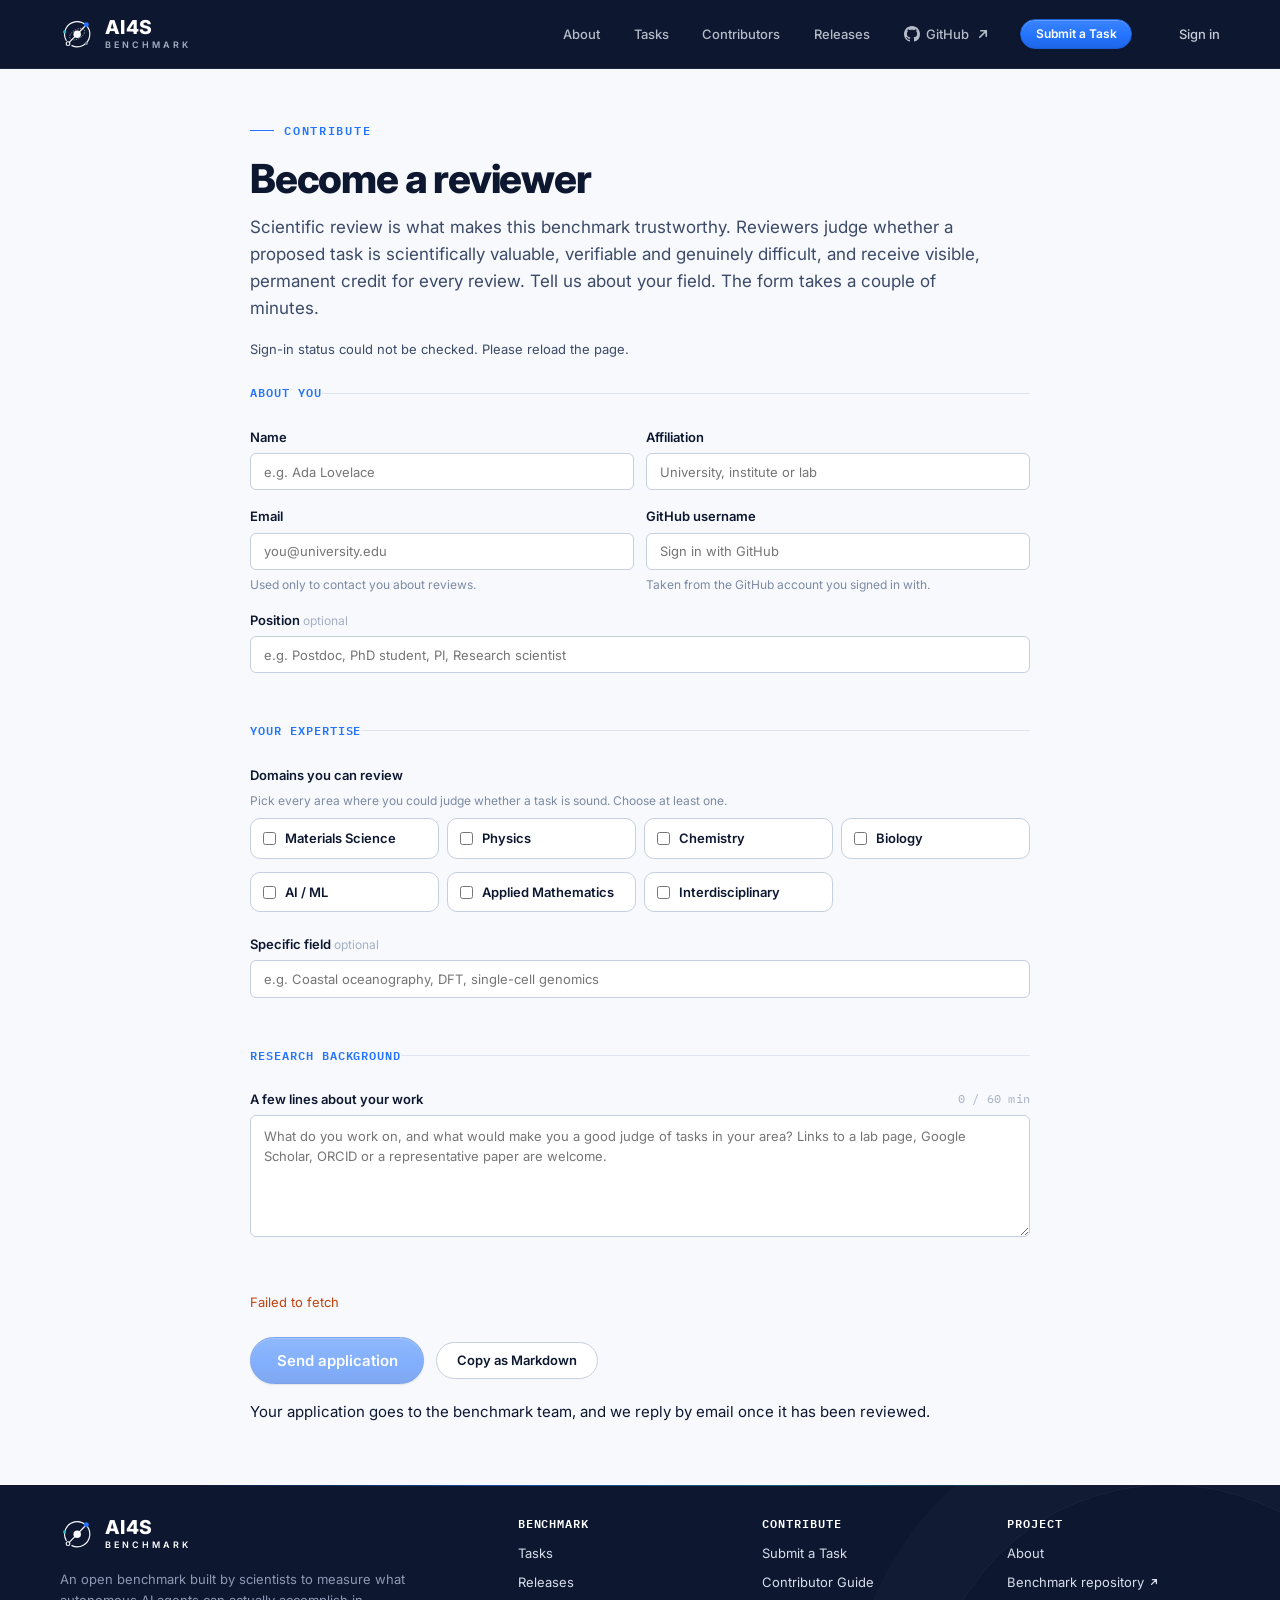
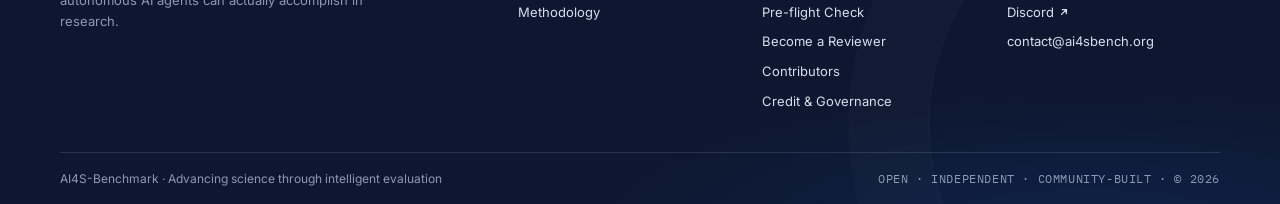
<file: reviewers/index.html>
<!DOCTYPE html>
<html lang="en">
<head>
  <meta charset="UTF-8">
  <meta name="viewport" content="width=device-width, initial-scale=1.0">
  <title>Become a Reviewer | AI4S-Benchmark</title>
  <meta name="description" content="Apply to review AI4S-Benchmark task proposals in your field. Tell us your name, affiliation, expertise domains and research background. The form takes a couple of minutes.">
  <link rel="canonical" href="https://ai4sbench.org/reviewers/">
  <meta property="og:type" content="website">
  <meta property="og:site_name" content="AI4S-Benchmark">
  <meta property="og:title" content="Become a Reviewer | AI4S-Benchmark">
  <meta property="og:description" content="Apply to review AI4S-Benchmark task proposals in your field. Tell us your name, affiliation, expertise domains and research background. The form takes a couple of minutes.">
  <meta property="og:url" content="https://ai4sbench.org/reviewers/">
  <meta name="twitter:card" content="summary">
  <meta name="twitter:title" content="Become a Reviewer | AI4S-Benchmark">
  <meta name="twitter:description" content="Apply to review AI4S-Benchmark task proposals in your field. Tell us your name, affiliation, expertise domains and research background. The form takes a couple of minutes.">
  <link rel="icon" type="image/svg+xml" href="../assets/branding/favicon.svg">
  <link rel="manifest" href="../site.webmanifest">
  <link rel="preconnect" href="https://fonts.googleapis.com">
  <link rel="preconnect" href="https://fonts.gstatic.com" crossorigin>
  <link href="https://fonts.googleapis.com/css2?family=IBM+Plex+Mono:wght@400;500;600&family=Inter:wght@400;500;600;700;800&display=swap" rel="stylesheet">
  <link rel="stylesheet" href="../css/tokens.css?v=20261014-release1">
  <link rel="stylesheet" href="../css/base.css?v=20261014-release1">
  <link rel="stylesheet" href="../css/components.css?v=20261014-release1">
  <link rel="stylesheet" href="../css/pages.css?v=20261014-release1">
  <link rel="stylesheet" href="../css/workflow.css?v=20261014-release1">
</head>
<body data-root="../" data-page="reviewers">
  <a class="skip-link" href="#main">Skip to content</a>

  <header class="site-header">
    <div class="container container--wide site-header__inner">
      <a class="brand" href="../" aria-label="AI4S-Benchmark — home">
        <svg class="brand__mark" viewBox="0 0 120 120" fill="none" aria-hidden="true">
          <path d="M 21.9 82 A 44 44 0 1 1 41.4 99.9" stroke="#F7F9FC" stroke-width="4" stroke-linecap="round"/>
          <ellipse cx="60" cy="60" rx="29" ry="16" transform="rotate(-30 60 60)" stroke="#F7F9FC" stroke-width="2" stroke-dasharray="4 5"/>
          <path d="M 32.2 88.7 L 92 27" stroke="#F7F9FC" stroke-width="4" stroke-linecap="round"/>
          <circle cx="60" cy="60" r="13" fill="#F7F9FC"/>
          <circle cx="92" cy="27" r="8.5" fill="#2474FF"/>
          <circle cx="28" cy="93" r="6.5" stroke="#F7F9FC" stroke-width="4" fill="none"/>
          <circle cx="16" cy="52" r="5.5" fill="#18B7C9"/>
          <circle cx="92" cy="92" r="5.5" fill="#7E8AA3"/>
        </svg>
        <span class="brand__text"><span class="brand__name">AI4S</span><span class="brand__sub">Benchmark</span></span>
      </a>
      <button class="nav-toggle" aria-expanded="false" aria-controls="site-nav" aria-label="Toggle navigation">
        <svg viewBox="0 0 16 16" fill="none" stroke="currentColor" stroke-width="1.6" stroke-linecap="round" aria-hidden="true"><path d="M2 4h12M2 8h12M2 12h12"/></svg>
      </button>
      <nav id="site-nav" class="site-nav" aria-label="Primary">
        <a class="site-nav__link" data-nav="about" href="../about/">About</a>
        <a class="site-nav__link" data-nav="tasks" href="../tasks/">Tasks</a>
        <a class="site-nav__link" data-nav="contributors" href="../contributors/">Contributors</a>
        <a class="site-nav__link" data-nav="releases" href="../releases/">Releases</a>
        <a class="site-nav__link site-nav__github" data-gh="bench_repo" href="https://github.com" target="_blank" rel="noopener">
          <svg viewBox="0 0 16 16" fill="currentColor" aria-hidden="true"><path d="M8 0C3.58 0 0 3.58 0 8c0 3.54 2.29 6.53 5.47 7.59.4.07.55-.17.55-.38 0-.19-.01-.82-.01-1.49-2.01.37-2.53-.49-2.69-.94-.09-.23-.48-.94-.82-1.13-.28-.15-.68-.52-.01-.53.63-.01 1.08.58 1.23.82.72 1.21 1.87.87 2.33.66.07-.52.28-.87.51-1.07-1.78-.2-3.64-.89-3.64-3.95 0-.87.31-1.59.82-2.15-.08-.2-.36-1.02.08-2.12 0 0 .67-.21 2.2.82.64-.18 1.32-.27 2-.27s1.36.09 2 .27c1.53-1.04 2.2-.82 2.2-.82.44 1.1.16 1.92.08 2.12.51.56.82 1.27.82 2.15 0 3.07-1.87 3.75-3.65 3.95.29.25.54.73.54 1.48 0 1.07-.01 1.93-.01 2.2 0 .21.15.46.55.38A8.01 8.01 0 0 0 16 8c0-4.42-3.58-8-8-8z"/></svg>
          GitHub <svg class="ext-arrow" viewBox="0 0 16 16" aria-hidden="true" fill="none" stroke="currentColor" stroke-width="1.7" stroke-linecap="round" stroke-linejoin="round"><path d="M4.75 11.25 11.25 4.75M5.9 4.75h5.35v5.35"/></svg><span class="visually-hidden">(opens in a new tab)</span>
        </a>
        <a class="btn btn--primary btn--sm" data-nav="submit" href="../submit/">Submit a Task</a>
      </nav>
      <div class="site-nav__account" data-account>
        <button type="button" class="site-nav__account-toggle" data-account-toggle aria-label="Loading account" aria-controls="account-menu" aria-expanded="false" disabled><span class="site-nav__account-loading" aria-hidden="true"></span></button>
      </div>
    </div>
  </header>

  <main id="main">

    <section class="section section--tight">
      <div class="container container--narrow">
        <span class="eyebrow">Contribute</span>
        <h1>Become a reviewer</h1>
        <p class="lede">Scientific review is what makes this benchmark trustworthy. Reviewers judge whether a proposed
          task is scientifically valuable, verifiable and genuinely difficult, and receive visible, permanent credit for
          every review. Tell us about your field. The form takes a couple of minutes.</p>

        <form id="reviewer-form" novalidate>
          <div class="reviewer-actions reviewer-auth" id="reviewer-auth">
            <p class="reviewer-auth__status" id="reviewer-auth-status" role="status">Checking your GitHub sign-in…</p>
            <button type="button" class="btn btn--secondary" id="reviewer-sign-in" hidden>Sign in with GitHub</button>
          </div>
          <fieldset class="form-block">
            <legend>About you</legend>

            <div class="field-row">
              <div class="form-field" data-field="name">
                <label for="r-name">Name</label>
                <input type="text" id="r-name" name="name" maxlength="200" autocomplete="name" placeholder="e.g. Ada Lovelace">
              </div>
              <div class="form-field" data-field="affiliation">
                <label for="r-affiliation">Affiliation</label>
                <input type="text" id="r-affiliation" name="affiliation" maxlength="300" autocomplete="organization" placeholder="University, institute or lab">
              </div>
            </div>

            <div class="field-row">
              <div class="form-field" data-field="email">
                <label for="r-email">Email</label>
                <input type="email" id="r-email" name="email" maxlength="200" autocomplete="email" placeholder="you@university.edu">
                <p class="hint">Used only to contact you about reviews.</p>
              </div>
              <div class="form-field" data-field="github">
                <label for="r-github">GitHub username</label>
                <input type="text" id="r-github" name="github" maxlength="100" autocomplete="off" placeholder="Sign in with GitHub" readonly>
                <p class="hint">Taken from the GitHub account you signed in with.</p>
              </div>
            </div>

            <div class="form-field reviewer-email-otp" data-field="email_verification" id="reviewer-email-otp" hidden>
              <label for="r-email-code">Verify your email</label>
              <p class="hint">We will send a six-digit code to the email above. The code is valid for 10 minutes.</p>
              <div class="reviewer-email-otp__controls">
                <input type="text" id="r-email-code" inputmode="numeric" pattern="[0-9]{6}" maxlength="6" autocomplete="one-time-code" placeholder="Six-digit code">
                <button type="button" class="btn btn--secondary" id="reviewer-send-code" disabled>Send code</button>
                <button type="button" class="btn btn--secondary" id="reviewer-verify-code" disabled>Verify</button>
              </div>
              <p class="hint" id="reviewer-email-otp-status" role="status"></p>
            </div>

            <div class="form-field" data-field="position">
              <label for="r-position">Position <span class="optional">optional</span></label>
              <input type="text" id="r-position" name="position" maxlength="200" placeholder="e.g. Postdoc, PhD student, PI, Research scientist">
            </div>
          </fieldset>

          <fieldset class="form-block">
            <legend>Your expertise</legend>

            <div class="form-field" data-field="domains">
              <label id="domains-label">Domains you can review</label>
              <p class="hint">Pick every area where you could judge whether a task is sound. Choose at least one.</p>
              <div class="choice-grid" id="domain-options" role="group" aria-labelledby="domains-label">
                <!-- populated from data/site.json -->
              </div>
            </div>

            <div class="form-field" data-field="field_name">
              <label for="r-field">Specific field <span class="optional">optional</span></label>
              <input type="text" id="r-field" name="field_name" maxlength="160" placeholder="e.g. Coastal oceanography, DFT, single-cell genomics">
            </div>
          </fieldset>

          <fieldset class="form-block">
            <legend>Research background</legend>

            <div class="form-field" data-field="background">
              <label for="r-background">A few lines about your work <span class="counter" id="background-counter"></span></label>
              <textarea id="r-background" name="background" rows="5" maxlength="4000" placeholder="What do you work on, and what would make you a good judge of tasks in your area? Links to a lab page, Google Scholar, ORCID or a representative paper are welcome."></textarea>
            </div>
          </fieldset>

          <p class="submit-status" id="reviewer-status" role="status"></p>

          <div class="reviewer-actions">
            <button type="submit" class="btn btn--primary btn--lg" id="reviewer-submit">Send application</button>
            <button type="button" class="btn btn--secondary" id="reviewer-copy">Copy as Markdown</button>
            <span class="copy-feedback" id="reviewer-copy-feedback" role="status"></span>
          </div>
          <p class="hint reviewer-note">Your application goes to the benchmark team, and we reply by email once it has been reviewed.</p>
        </form>
      </div>
    </section>

  </main>

  <footer class="site-footer">
    <div class="container container--wide">
      <div class="site-footer__inner">
        <div class="site-footer__brand">
          <a class="brand" href="../" aria-label="AI4S-Benchmark — home">
            <svg class="brand__mark" viewBox="0 0 120 120" fill="none" aria-hidden="true">
              <path d="M 21.9 82 A 44 44 0 1 1 41.4 99.9" stroke="#F7F9FC" stroke-width="4" stroke-linecap="round"/>
              <path d="M 32.2 88.7 L 92 27" stroke="#F7F9FC" stroke-width="4" stroke-linecap="round"/>
              <circle cx="60" cy="60" r="13" fill="#F7F9FC"/>
              <circle cx="92" cy="27" r="8.5" fill="#2474FF"/>
              <circle cx="28" cy="93" r="6.5" stroke="#F7F9FC" stroke-width="4" fill="none"/>
              <circle cx="16" cy="52" r="5.5" fill="#18B7C9"/>
            </svg>
            <span class="brand__text"><span class="brand__name">AI4S</span><span class="brand__sub">Benchmark</span></span>
          </a>
          <p>An open benchmark built by scientists to measure what autonomous AI agents can actually accomplish in research.</p>
        </div>
        <div>
          <h4>Benchmark</h4>
          <ul>
            <li><a href="../tasks/">Tasks</a></li>
            <li><a href="../releases/">Releases</a></li>
            <li><a href="../about/#methodology">Methodology</a></li>
          </ul>
        </div>
        <div>
          <h4>Contribute</h4>
          <ul>
            <li><a href="../submit/">Submit a Task</a></li>
            <li><a href="../guide/">Contributor Guide</a></li>
            <li><a href="../guide/check.html">Pre-flight Check</a></li>
            <li><a href="../reviewers/">Become a Reviewer</a></li>
            <li><a href="../contributors/">Contributors</a></li>
            <li><a href="../contributors/#credit">Credit &amp; Governance</a></li>
          </ul>
        </div>
        <div>
          <h4>Project</h4>
          <ul>
            <li><a href="../about/">About</a></li>
            <li><a data-gh="bench_repo" href="https://github.com" target="_blank" rel="noopener">Benchmark repository <svg class="ext-arrow" viewBox="0 0 16 16" aria-hidden="true" fill="none" stroke="currentColor" stroke-width="1.7" stroke-linecap="round" stroke-linejoin="round"><path d="M4.75 11.25 11.25 4.75M5.9 4.75h5.35v5.35"/></svg></a></li>
            <li><a data-link="discord" href="https://discord.gg/3SNTCj5wm" target="_blank" rel="noopener">Discord <svg class="ext-arrow" viewBox="0 0 16 16" aria-hidden="true" fill="none" stroke="currentColor" stroke-width="1.7" stroke-linecap="round" stroke-linejoin="round"><path d="M4.75 11.25 11.25 4.75M5.9 4.75h5.35v5.35"/></svg></a></li>
            <li><a href="mailto:contact@ai4sbench.org">contact@ai4sbench.org</a></li>
          </ul>
        </div>
      </div>
      <div class="site-footer__bottom">
        <span>AI4S-Benchmark · Advancing science through intelligent evaluation</span>
        <span class="mono">OPEN · INDEPENDENT · COMMUNITY-BUILT · © <span data-year>2026</span></span>
      </div>
    </div>
  </footer>

  <script type="module" src="../js/app.js?v=20261014-release1"></script>
  <script type="module" src="../js/pages/reviewer.js?v=20261018-1"></script>
</body>
</html>
</file>
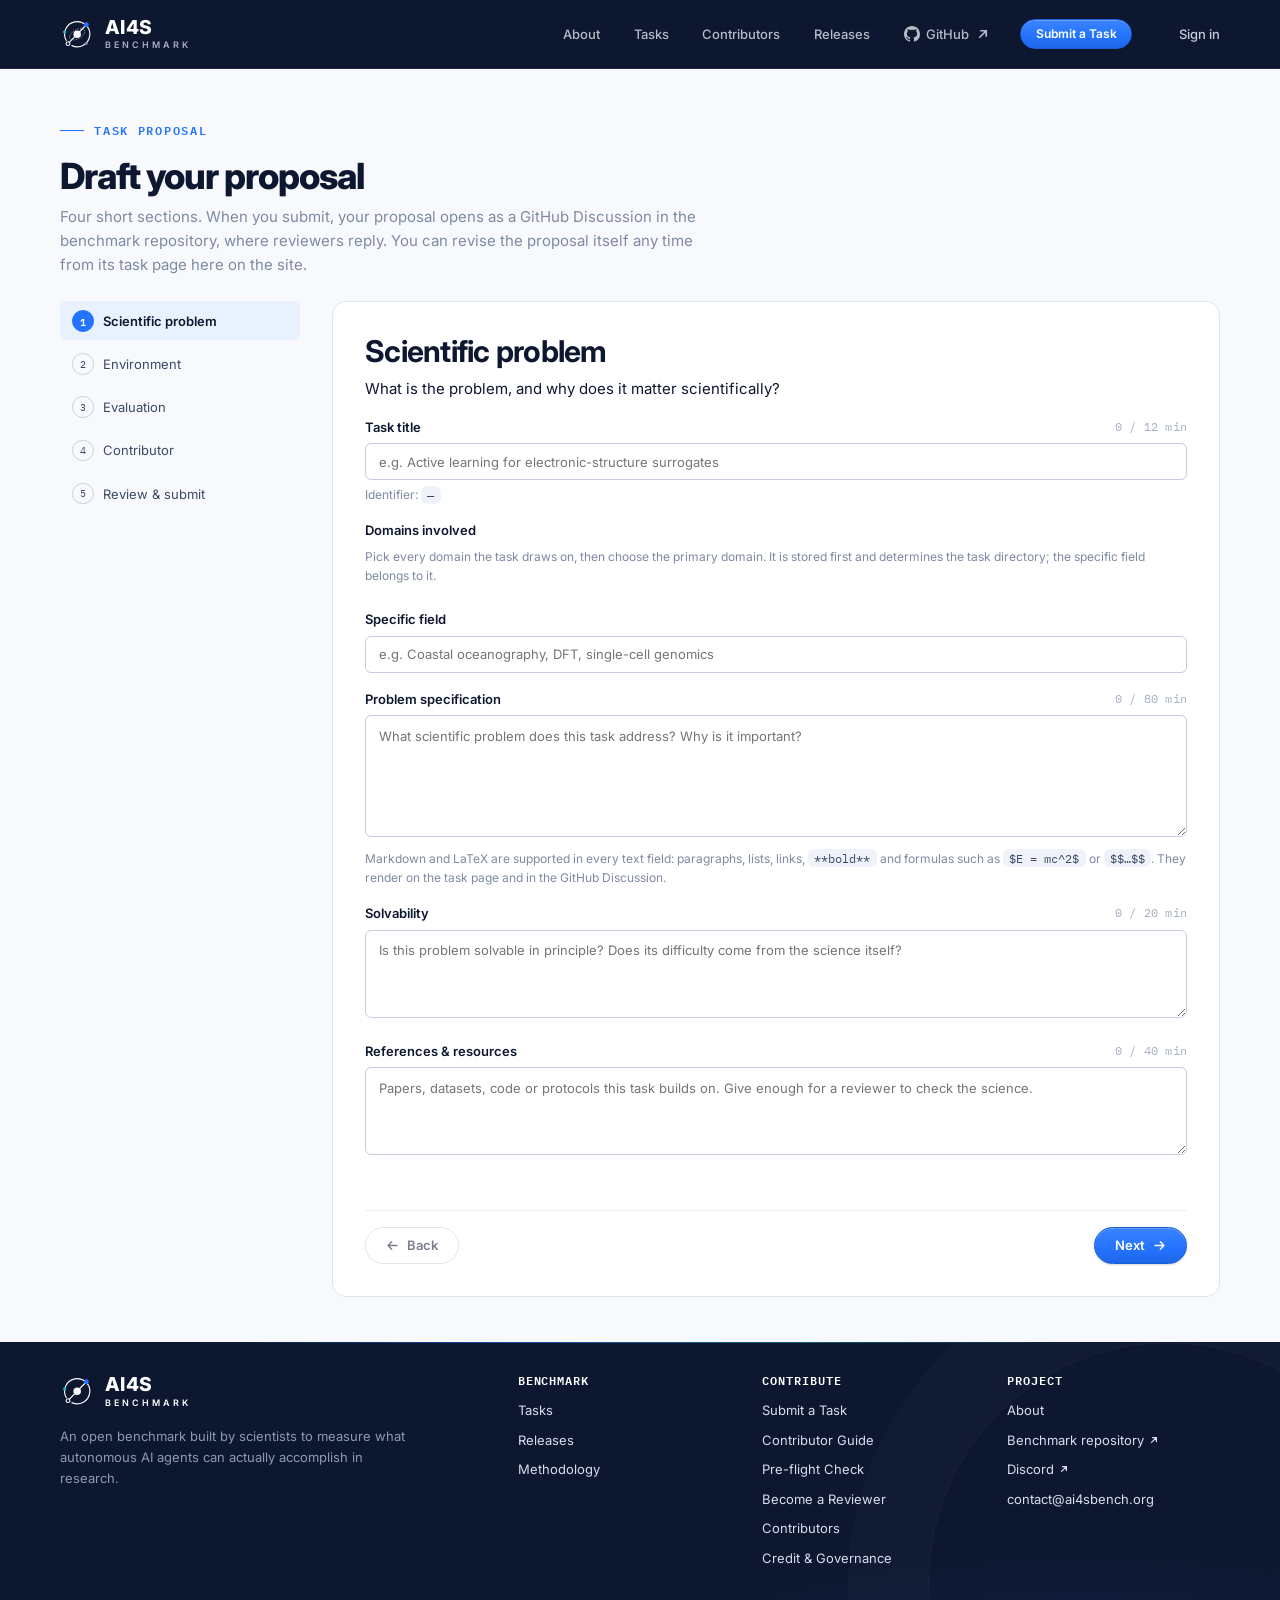
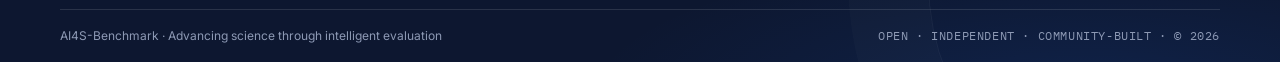
<file: submit/index.html>
<!DOCTYPE html>
<html lang="en">
<head>
  <meta charset="UTF-8">
  <meta name="viewport" content="width=device-width, initial-scale=1.0">
  <title>Submit a Scientific Task | AI4S-Benchmark</title>
  <meta name="description" content="Propose a research-grade, verifiable, genuinely challenging scientific task for AI4S-Benchmark. Sign in with GitHub and your proposal opens as a GitHub Discussion for scientific review.">
  <link rel="canonical" href="https://ai4sbench.org/submit/">
  <meta property="og:type" content="website">
  <meta property="og:site_name" content="AI4S-Benchmark">
  <meta property="og:title" content="Submit a Scientific Task | AI4S-Benchmark">
  <meta property="og:description" content="Propose a research-grade, verifiable, genuinely challenging scientific task for AI4S-Benchmark. Sign in with GitHub and your proposal opens as a GitHub Discussion for scientific review.">
  <meta property="og:url" content="https://ai4sbench.org/submit/">
  <meta name="twitter:card" content="summary">
  <meta name="twitter:title" content="Submit a Scientific Task | AI4S-Benchmark">
  <meta name="twitter:description" content="Propose a research-grade, verifiable, genuinely challenging scientific task for AI4S-Benchmark. Sign in with GitHub and your proposal opens as a GitHub Discussion for scientific review.">
  <link rel="icon" type="image/svg+xml" href="../assets/branding/favicon.svg">
  <link rel="manifest" href="../site.webmanifest">
  <link rel="preconnect" href="https://fonts.googleapis.com">
  <link rel="preconnect" href="https://fonts.gstatic.com" crossorigin>
  <link href="https://fonts.googleapis.com/css2?family=IBM+Plex+Mono:wght@400;500;600&family=Inter:wght@400;500;600;700;800&display=swap" rel="stylesheet">
  <link rel="stylesheet" href="../css/tokens.css?v=20261014-release1">
  <link rel="stylesheet" href="../css/base.css?v=20261014-release1">
  <link rel="stylesheet" href="../css/components.css?v=20261014-release1">
  <link rel="stylesheet" href="../css/pages.css?v=20261014-release1">
  <link rel="stylesheet" href="../css/workflow.css?v=20261014-release1">
</head>
<body data-root="../" data-page="submit">
  <a class="skip-link" href="#main">Skip to content</a>

  <header class="site-header">
    <div class="container container--wide site-header__inner">
      <a class="brand" href="../" aria-label="AI4S-Benchmark — home">
        <svg class="brand__mark" viewBox="0 0 120 120" fill="none" aria-hidden="true">
          <path d="M 21.9 82 A 44 44 0 1 1 41.4 99.9" stroke="#F7F9FC" stroke-width="4" stroke-linecap="round"/>
          <ellipse cx="60" cy="60" rx="29" ry="16" transform="rotate(-30 60 60)" stroke="#F7F9FC" stroke-width="2" stroke-dasharray="4 5"/>
          <path d="M 32.2 88.7 L 92 27" stroke="#F7F9FC" stroke-width="4" stroke-linecap="round"/>
          <circle cx="60" cy="60" r="13" fill="#F7F9FC"/>
          <circle cx="92" cy="27" r="8.5" fill="#2474FF"/>
          <circle cx="28" cy="93" r="6.5" stroke="#F7F9FC" stroke-width="4" fill="none"/>
          <circle cx="16" cy="52" r="5.5" fill="#18B7C9"/>
          <circle cx="92" cy="92" r="5.5" fill="#7E8AA3"/>
        </svg>
        <span class="brand__text"><span class="brand__name">AI4S</span><span class="brand__sub">Benchmark</span></span>
      </a>
      <button class="nav-toggle" aria-expanded="false" aria-controls="site-nav" aria-label="Toggle navigation">
        <svg viewBox="0 0 16 16" fill="none" stroke="currentColor" stroke-width="1.6" stroke-linecap="round" aria-hidden="true"><path d="M2 4h12M2 8h12M2 12h12"/></svg>
      </button>
      <nav id="site-nav" class="site-nav" aria-label="Primary">
        <a class="site-nav__link" data-nav="about" href="../about/">About</a>
        <a class="site-nav__link" data-nav="tasks" href="../tasks/">Tasks</a>
        <a class="site-nav__link" data-nav="contributors" href="../contributors/">Contributors</a>
        <a class="site-nav__link" data-nav="releases" href="../releases/">Releases</a>
        <a class="site-nav__link site-nav__github" data-gh="bench_repo" href="https://github.com" target="_blank" rel="noopener">
          <svg viewBox="0 0 16 16" fill="currentColor" aria-hidden="true"><path d="M8 0C3.58 0 0 3.58 0 8c0 3.54 2.29 6.53 5.47 7.59.4.07.55-.17.55-.38 0-.19-.01-.82-.01-1.49-2.01.37-2.53-.49-2.69-.94-.09-.23-.48-.94-.82-1.13-.28-.15-.68-.52-.01-.53.63-.01 1.08.58 1.23.82.72 1.21 1.87.87 2.33.66.07-.52.28-.87.51-1.07-1.78-.2-3.64-.89-3.64-3.95 0-.87.31-1.59.82-2.15-.08-.2-.36-1.02.08-2.12 0 0 .67-.21 2.2.82.64-.18 1.32-.27 2-.27s1.36.09 2 .27c1.53-1.04 2.2-.82 2.2-.82.44 1.1.16 1.92.08 2.12.51.56.82 1.27.82 2.15 0 3.07-1.87 3.75-3.65 3.95.29.25.54.73.54 1.48 0 1.07-.01 1.93-.01 2.2 0 .21.15.46.55.38A8.01 8.01 0 0 0 16 8c0-4.42-3.58-8-8-8z"/></svg>
          GitHub <svg class="ext-arrow" viewBox="0 0 16 16" aria-hidden="true" fill="none" stroke="currentColor" stroke-width="1.7" stroke-linecap="round" stroke-linejoin="round"><path d="M4.75 11.25 11.25 4.75M5.9 4.75h5.35v5.35"/></svg><span class="visually-hidden">(opens in a new tab)</span>
        </a>
        <a class="btn btn--primary btn--sm" data-nav="submit" href="../submit/">Submit a Task</a>
      </nav>
      <div class="site-nav__account" data-account>
        <button type="button" class="site-nav__account-toggle" data-account-toggle aria-label="Loading account" aria-controls="account-menu" aria-expanded="false" disabled><span class="site-nav__account-loading" aria-hidden="true"></span></button>
      </div>
    </div>
  </header>

  <main id="main">

    <section class="section section--tight" id="wizard-section">
      <div class="container container--wide">
        <div class="section-head">
          <div>
            <span class="eyebrow">Task proposal</span>
            <h1 id="wizard">Draft your proposal</h1>
            <p>Four short sections. When you submit, your proposal opens as a GitHub Discussion in the benchmark repository, where reviewers reply. You can revise the proposal itself any time from its task page here on the site.</p>
          </div>
        </div>

        <form class="wizard" id="proposal-wizard" novalidate>
          <nav class="wizard__nav" aria-label="Proposal steps" id="wizard-nav">
            <!-- populated by submit.js -->
          </nav>

          <div class="wizard__panel">

            <!-- Step 1 · Scientific problem -->
            <fieldset class="wizard__step" data-step="0">
              <legend class="visually-hidden">Scientific problem</legend>
              <h2>Scientific problem</h2>
              <p>What is the problem, and why does it matter scientifically?</p>

              <div class="form-field" data-field="title">
                <label for="f-title">Task title</label>
                <input type="text" id="f-title" name="title" maxlength="160" placeholder="e.g. Active learning for electronic-structure surrogates" autocomplete="off">
                <p class="hint">Identifier: <code id="slug-preview" class="slug-preview">—</code></p>
              </div>

              <div class="form-field" data-field="domain">
                <label id="f-domain-label">Domains involved</label>
                <p class="hint">Pick every domain the task draws on, then choose the primary domain. It is stored first and determines the task directory; the specific field belongs to it.</p>
                <div class="choice-grid" id="f-domain" role="group" aria-labelledby="f-domain-label">
                  <!-- populated from data/site.json -->
                </div>
              </div>

              <div class="form-field" data-field="field_name">
                <label for="f-field">Specific field</label>
                <input type="text" id="f-field" name="field_name" maxlength="160" placeholder="e.g. Coastal oceanography, DFT, single-cell genomics" autocomplete="off">
              </div>

              <div class="form-field" data-field="problem">
                <label for="f-problem">Problem specification</label>
                <textarea id="f-problem" name="problem" rows="5" placeholder="What scientific problem does this task address? Why is it important?"></textarea>
                <p class="hint">Markdown and LaTeX are supported in every text field: paragraphs, lists, links, <code>**bold**</code> and formulas such as <code>$E = mc^2$</code> or <code>$$…$$</code>. They render on the task page and in the GitHub Discussion.</p>
              </div>

              <div class="form-field" data-field="solvability">
                <label for="f-solvability">Solvability</label>
                <textarea id="f-solvability" name="solvability" rows="3" placeholder="Is this problem solvable in principle? Does its difficulty come from the science itself?"></textarea>
              </div>

              <div class="form-field" data-field="references">
                <label for="f-references">References &amp; resources</label>
                <textarea id="f-references" name="references" rows="3" placeholder="Papers, datasets, code or protocols this task builds on. Give enough for a reviewer to check the science."></textarea>
              </div>
            </fieldset>

            <!-- Step 2 · Environment -->
            <fieldset class="wizard__step" data-step="1" hidden>
              <legend class="visually-hidden">Environment</legend>
              <h2>Environment</h2>
              <p>What does the agent need to run this task?</p>

              <div class="form-field" data-field="software">
                <label for="f-software">Software and tools</label>
                <textarea id="f-software" name="software" rows="3" placeholder="The tools, software and dependencies this task requires."></textarea>
              </div>

              <div class="form-field" data-field="dataset">
                <label for="f-dataset">Dataset &amp; artifacts</label>
                <textarea id="f-dataset" name="dataset" rows="3" placeholder="What data is provided, its provenance and license, and what must stay hidden from the agent."></textarea>
              </div>

              <div class="form-field" data-field="compute">
                <label for="f-compute">Computation resources (time and device)</label>
                <textarea id="f-compute" name="compute" rows="2" placeholder="e.g. About 2 hours on one GPU and 8 CPU cores; 20 GB of disk."></textarea>
                <p class="hint"><strong>Limit for now: one GPU and 16 CPU cores per task.</strong> Estimate the run time and memory within that budget.</p>
              </div>

              <div class="form-field" data-field="workflow">
                <label for="f-workflow">Expected workflow &amp; outputs <span class="optional">(optional)</span></label>
                <textarea id="f-workflow" name="workflow" rows="3" placeholder="What the agent starts with, what it is expected to do, and what it hands back."></textarea>
                <p class="hint">Leave empty for open questions where no workflow can be prescribed.</p>
              </div>
            </fieldset>

            <!-- Step 3 · Evaluation -->
            <fieldset class="wizard__step" data-step="2" hidden>
              <legend class="visually-hidden">Evaluation</legend>
              <h2>Evaluation</h2>
              <p>How is success measured, and how is that measurement kept reproducible?</p>

              <div class="form-field" data-field="evaluation">
                <label for="f-evaluation">How will this task be evaluated?</label>
                <textarea id="f-evaluation" name="evaluation" rows="4" placeholder="What is the metric, and how is it used to validate the agent's output? If an LLM acts as the judge, how is that kept repeatable?"></textarea>
              </div>

              <div class="form-field" data-field="leakage">
                <label for="f-leakage">What are the risks of cheating and leakage?</label>
                <textarea id="f-leakage" name="leakage" rows="4" placeholder="Could an agent find the answer in public resources? Which open resources weaken this task? Is the evaluation repeatable?"></textarea>
              </div>
            </fieldset>

            <!-- Step 4 · Contributor -->
            <fieldset class="wizard__step" data-step="3" hidden>
              <legend class="visually-hidden">Contributor</legend>
              <h2>Contributors</h2>
              <p>How you and any co-contributors will be credited, and how reviewers can reach you.</p>

              <div class="form-field" data-field="name" id="f-contributors">
                <!-- contributor rows, populated by js/contributor-fields.js -->
              </div>
              <div class="form-field form-field--errors-only" data-field="affiliation"></div>

              <div class="form-field" data-field="github">
                <label for="f-github">GitHub username</label>
                <input type="text" id="f-github" name="github" maxlength="100" autocomplete="off" placeholder="octocat">
                <p class="hint">Filled in automatically once you sign in.</p>
              </div>
            </fieldset>

            <!-- Step 5 · Review & submit -->
            <fieldset class="wizard__step" data-step="4" hidden>
              <legend class="visually-hidden">Review and submit</legend>
              <h2>Review &amp; submit</h2>
              <p>Submitting opens a GitHub Discussion linked to your GitHub identity, so sign in first. Nothing is sent until you press Submit — and nothing here is final, since you can edit the proposal later from its task page.</p>

              <div class="review-list" id="review-list" aria-live="polite"></div>
              <div id="proposal-checklist"></div>

              <div class="auth-card" id="auth-card">
                <div class="auth-card__state" id="auth-state" role="status">Checking sign-in…</div>
                <button type="button" class="btn btn--secondary" id="auth-action" hidden>Sign in with GitHub</button>
              </div>

              <div class="submit-actions">
                <button type="submit" class="btn btn--primary btn--lg" id="wizard-submit" disabled>Submit proposal</button>
                <button type="button" class="btn btn--ghost" id="copy-markdown">Copy as Markdown</button>
                <span class="copy-feedback" id="copy-feedback" role="status">Copied</span>
              </div>
              <p class="submit-status" id="submit-status" role="status" aria-live="polite"></p>
              <details class="preview-details" id="preview-details">
                <summary>Preview your proposal</summary>
                <div class="preview-toggle" role="group" aria-label="Preview format">
                  <button type="button" class="preview-toggle__btn is-active" data-view="rendered" aria-pressed="true">Rendered</button>
                  <button type="button" class="preview-toggle__btn" data-view="markdown" aria-pressed="false">Markdown</button>
                </div>
                <div class="proposal-rendered rich" id="proposal-rendered" aria-label="Proposal preview as it will appear"></div>
                <div class="proposal-preview" id="proposal-preview" tabindex="0" aria-label="Proposal preview in Markdown" hidden></div>
              </details>
            </fieldset>

            <!-- Success -->
            <div class="submit-success" id="submit-success" hidden>
              <span class="submit-success__mark" aria-hidden="true">
                <svg viewBox="0 0 24 24" fill="none" stroke="currentColor" stroke-width="2.2" stroke-linecap="round" stroke-linejoin="round"><path d="M5 12.5l4.5 4.5L19 7.5"/></svg>
              </span>
              <h2>Proposal submitted</h2>
              <p id="success-text">Your proposal is now a GitHub Discussion, where reviewers will reply. To revise it later, open your task page and choose <strong>Edit proposal</strong> — changes there update both this site and the Discussion.</p>
              <div class="submit-actions">
                <a class="btn btn--primary" id="success-link" href="#" target="_blank" rel="noopener">Open the Discussion <svg class="ext-arrow" viewBox="0 0 16 16" aria-hidden="true" fill="none" stroke="currentColor" stroke-width="1.7" stroke-linecap="round" stroke-linejoin="round"><path d="M4.75 11.25 11.25 4.75M5.9 4.75h5.35v5.35"/></svg></a>
                <button type="button" class="btn btn--secondary" id="success-another">Submit another task</button>
              </div>
              <ol class="next-steps">
                <li><strong>Domain review.</strong> Reviewers assess scientific value, verifiability and difficulty, and record the outcome in the Discussion.</li>
                <li><strong>Discussion.</strong> Questions about your proposal happen on <a data-link="discord" href="https://discord.gg/3SNTCj5wm" target="_blank" rel="noopener">Discord</a>, where your task page links to its thread.</li>
                <li><strong>Revisions.</strong> Reviewers may ask for changes. Make them on your task page with <strong>Edit proposal</strong>; the Discussion updates with it.</li>
                <li><strong>Task PR.</strong> An accepted proposal becomes a task specification and verifier in the benchmark repository. The <a href="../guide/">contributor guide</a> explains each step.</li>
                <li><strong>Validation.</strong> The task is run against agents and, once verified, enters a release.</li>
              </ol>
            </div>

            <div class="wizard__footer" id="wizard-footer">
              <button type="button" class="btn btn--secondary" id="wizard-prev"><svg class="arr arr--back" viewBox="0 0 16 16" aria-hidden="true" fill="none" stroke="currentColor" stroke-width="1.7" stroke-linecap="round" stroke-linejoin="round"><path d="M13.5 8h-11M7 3.5 2.5 8 7 12.5"/></svg> Back</button>
              <button type="button" class="btn btn--primary" id="wizard-next">Next <svg class="arr" viewBox="0 0 16 16" aria-hidden="true" fill="none" stroke="currentColor" stroke-width="1.7" stroke-linecap="round" stroke-linejoin="round"><path d="M2.5 8h11M9 3.5 13.5 8 9 12.5"/></svg></button>
            </div>
          </div>
        </form>
      </div>
    </section>

  </main>

  <footer class="site-footer">
    <div class="container container--wide">
      <div class="site-footer__inner">
        <div class="site-footer__brand">
          <a class="brand" href="../" aria-label="AI4S-Benchmark — home">
            <svg class="brand__mark" viewBox="0 0 120 120" fill="none" aria-hidden="true">
              <path d="M 21.9 82 A 44 44 0 1 1 41.4 99.9" stroke="#F7F9FC" stroke-width="4" stroke-linecap="round"/>
              <path d="M 32.2 88.7 L 92 27" stroke="#F7F9FC" stroke-width="4" stroke-linecap="round"/>
              <circle cx="60" cy="60" r="13" fill="#F7F9FC"/>
              <circle cx="92" cy="27" r="8.5" fill="#2474FF"/>
              <circle cx="28" cy="93" r="6.5" stroke="#F7F9FC" stroke-width="4" fill="none"/>
              <circle cx="16" cy="52" r="5.5" fill="#18B7C9"/>
            </svg>
            <span class="brand__text"><span class="brand__name">AI4S</span><span class="brand__sub">Benchmark</span></span>
          </a>
          <p>An open benchmark built by scientists to measure what autonomous AI agents can actually accomplish in research.</p>
        </div>
        <div>
          <h4>Benchmark</h4>
          <ul>
            <li><a href="../tasks/">Tasks</a></li>
            <li><a href="../releases/">Releases</a></li>
            <li><a href="../about/#methodology">Methodology</a></li>
          </ul>
        </div>
        <div>
          <h4>Contribute</h4>
          <ul>
            <li><a href="../submit/">Submit a Task</a></li>
            <li><a href="../guide/">Contributor Guide</a></li>
            <li><a href="../guide/check.html">Pre-flight Check</a></li>
            <li><a href="../reviewers/">Become a Reviewer</a></li>
            <li><a href="../contributors/">Contributors</a></li>
            <li><a href="../contributors/#credit">Credit &amp; Governance</a></li>
          </ul>
        </div>
        <div>
          <h4>Project</h4>
          <ul>
            <li><a href="../about/">About</a></li>
            <li><a data-gh="bench_repo" href="https://github.com" target="_blank" rel="noopener">Benchmark repository <svg class="ext-arrow" viewBox="0 0 16 16" aria-hidden="true" fill="none" stroke="currentColor" stroke-width="1.7" stroke-linecap="round" stroke-linejoin="round"><path d="M4.75 11.25 11.25 4.75M5.9 4.75h5.35v5.35"/></svg></a></li>
            <li><a data-link="discord" href="https://discord.gg/3SNTCj5wm" target="_blank" rel="noopener">Discord <svg class="ext-arrow" viewBox="0 0 16 16" aria-hidden="true" fill="none" stroke="currentColor" stroke-width="1.7" stroke-linecap="round" stroke-linejoin="round"><path d="M4.75 11.25 11.25 4.75M5.9 4.75h5.35v5.35"/></svg></a></li>
            <li><a href="mailto:contact@ai4sbench.org">contact@ai4sbench.org</a></li>
          </ul>
        </div>
      </div>
      <div class="site-footer__bottom">
        <span>AI4S-Benchmark · Advancing science through intelligent evaluation</span>
        <span class="mono">OPEN · INDEPENDENT · COMMUNITY-BUILT · © <span data-year>2026</span></span>
      </div>
    </div>
  </footer>

  <script type="module" src="../js/app.js?v=20261014-release1"></script>
  <script type="module" src="../js/pages/submit.js?v=20261014-release1"></script>
</body>
</html>
</file>
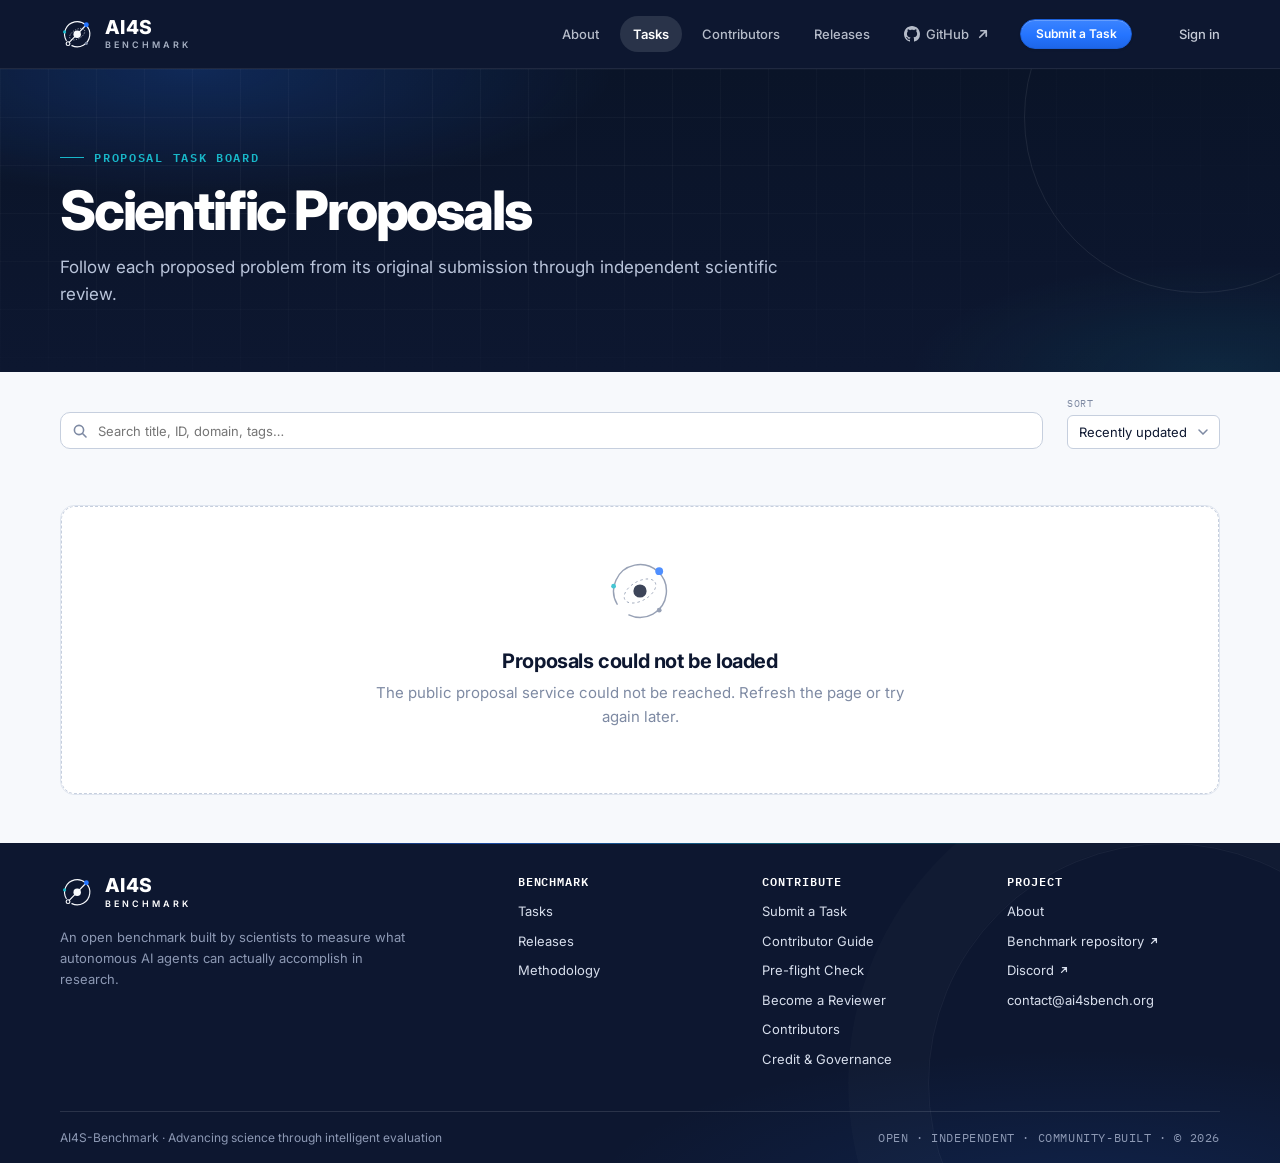
<file: tasks/index.html>
<!DOCTYPE html>
<html lang="en">
<head>
  <meta charset="UTF-8">
  <meta name="viewport" content="width=device-width, initial-scale=1.0">
  <title>Proposal Task Board | AI4S-Benchmark</title>
  <meta name="description" content="Browse scientific proposals, review outcomes and linked benchmark revisions from the AI4S-Benchmark community.">
  <link rel="canonical" href="https://ai4sbench.org/tasks/">
  <meta property="og:type" content="website">
  <meta property="og:site_name" content="AI4S-Benchmark">
  <meta property="og:title" content="Proposal Task Board | AI4S-Benchmark">
  <meta property="og:description" content="Browse scientific proposals, review outcomes and linked benchmark revisions from the AI4S-Benchmark community.">
  <meta property="og:url" content="https://ai4sbench.org/tasks/">
  <meta name="twitter:card" content="summary">
  <meta name="twitter:title" content="Proposal Task Board | AI4S-Benchmark">
  <meta name="twitter:description" content="Browse scientific proposals, review outcomes and linked benchmark revisions from the AI4S-Benchmark community.">
  <link rel="icon" type="image/svg+xml" href="../assets/branding/favicon.svg">
  <link rel="manifest" href="../site.webmanifest">
  <link rel="preconnect" href="https://fonts.googleapis.com">
  <link rel="preconnect" href="https://fonts.gstatic.com" crossorigin>
  <link href="https://fonts.googleapis.com/css2?family=IBM+Plex+Mono:wght@400;500;600&family=Inter:wght@400;500;600;700;800&display=swap" rel="stylesheet">
  <link rel="stylesheet" href="../css/tokens.css?v=20261014-release1">
  <link rel="stylesheet" href="../css/base.css?v=20261014-release1">
  <link rel="stylesheet" href="../css/components.css?v=20261014-release1">
  <link rel="stylesheet" href="../css/pages.css?v=20261014-release1">
  <link rel="stylesheet" href="../css/workflow.css?v=20261014-release1">
</head>
<body data-root="../" data-page="tasks">
  <a class="skip-link" href="#main">Skip to content</a>

  <header class="site-header">
    <div class="container container--wide site-header__inner">
      <a class="brand" href="../" aria-label="AI4S-Benchmark — home">
        <svg class="brand__mark" viewBox="0 0 120 120" fill="none" aria-hidden="true">
          <path d="M 21.9 82 A 44 44 0 1 1 41.4 99.9" stroke="#F7F9FC" stroke-width="4" stroke-linecap="round"/>
          <ellipse cx="60" cy="60" rx="29" ry="16" transform="rotate(-30 60 60)" stroke="#F7F9FC" stroke-width="2" stroke-dasharray="4 5"/>
          <path d="M 32.2 88.7 L 92 27" stroke="#F7F9FC" stroke-width="4" stroke-linecap="round"/>
          <circle cx="60" cy="60" r="13" fill="#F7F9FC"/>
          <circle cx="92" cy="27" r="8.5" fill="#2474FF"/>
          <circle cx="28" cy="93" r="6.5" stroke="#F7F9FC" stroke-width="4" fill="none"/>
          <circle cx="16" cy="52" r="5.5" fill="#18B7C9"/>
          <circle cx="92" cy="92" r="5.5" fill="#7E8AA3"/>
        </svg>
        <span class="brand__text"><span class="brand__name">AI4S</span><span class="brand__sub">Benchmark</span></span>
      </a>
      <button class="nav-toggle" aria-expanded="false" aria-controls="site-nav" aria-label="Toggle navigation">
        <svg viewBox="0 0 16 16" fill="none" stroke="currentColor" stroke-width="1.6" stroke-linecap="round" aria-hidden="true"><path d="M2 4h12M2 8h12M2 12h12"/></svg>
      </button>
      <nav id="site-nav" class="site-nav" aria-label="Primary">
        <a class="site-nav__link" data-nav="about" href="../about/">About</a>
        <a class="site-nav__link" data-nav="tasks" href="../tasks/">Tasks</a>
        <a class="site-nav__link" data-nav="contributors" href="../contributors/">Contributors</a>
        <a class="site-nav__link" data-nav="releases" href="../releases/">Releases</a>
        <a class="site-nav__link site-nav__github" data-gh="bench_repo" href="https://github.com" target="_blank" rel="noopener">
          <svg viewBox="0 0 16 16" fill="currentColor" aria-hidden="true"><path d="M8 0C3.58 0 0 3.58 0 8c0 3.54 2.29 6.53 5.47 7.59.4.07.55-.17.55-.38 0-.19-.01-.82-.01-1.49-2.01.37-2.53-.49-2.69-.94-.09-.23-.48-.94-.82-1.13-.28-.15-.68-.52-.01-.53.63-.01 1.08.58 1.23.82.72 1.21 1.87.87 2.33.66.07-.52.28-.87.51-1.07-1.78-.2-3.64-.89-3.64-3.95 0-.87.31-1.59.82-2.15-.08-.2-.36-1.02.08-2.12 0 0 .67-.21 2.2.82.64-.18 1.32-.27 2-.27s1.36.09 2 .27c1.53-1.04 2.2-.82 2.2-.82.44 1.1.16 1.92.08 2.12.51.56.82 1.27.82 2.15 0 3.07-1.87 3.75-3.65 3.95.29.25.54.73.54 1.48 0 1.07-.01 1.93-.01 2.2 0 .21.15.46.55.38A8.01 8.01 0 0 0 16 8c0-4.42-3.58-8-8-8z"/></svg>
          GitHub <svg class="ext-arrow" viewBox="0 0 16 16" aria-hidden="true" fill="none" stroke="currentColor" stroke-width="1.7" stroke-linecap="round" stroke-linejoin="round"><path d="M4.75 11.25 11.25 4.75M5.9 4.75h5.35v5.35"/></svg><span class="visually-hidden">(opens in a new tab)</span>
        </a>
        <a class="btn btn--primary btn--sm" data-nav="submit" href="../submit/">Submit a Task</a>
      </nav>
      <div class="site-nav__account" data-account>
        <button type="button" class="site-nav__account-toggle" data-account-toggle aria-label="Loading account" aria-controls="account-menu" aria-expanded="false" disabled><span class="site-nav__account-loading" aria-hidden="true"></span></button>
      </div>
    </div>
  </header>

  <main id="main">

    <section class="page-head">
      <div class="container container--wide">
        <span class="eyebrow">Proposal Task Board</span>
        <h1>Scientific Proposals</h1>
        <p class="lede">Follow each proposed problem from its original submission through independent scientific review.</p>
        <div class="page-head__stats" id="task-stats">
          <!-- populated from the public proposal API -->
        </div>
      </div>
    </section>

    <section aria-label="Task search and filters">
      <div class="container container--wide explorer-controls">
        <div class="explorer-controls__row">
          <div class="search-input">
            <svg viewBox="0 0 16 16" fill="none" stroke="currentColor" stroke-width="1.6" aria-hidden="true"><circle cx="7" cy="7" r="4.6"/><path d="M10.5 10.5L14 14" stroke-linecap="round"/></svg>
            <label class="visually-hidden" for="task-search">Search tasks</label>
            <input type="search" id="task-search" placeholder="Search title, ID, domain, tags…" autocomplete="off">
          </div>
          <div id="task-filters" class="filter-bar">
            <!-- filter selects generated from data -->
          </div>
          <div class="select-control">
            <label for="task-sort">Sort</label>
            <select id="task-sort">
              <option value="updated">Recently updated</option>
              <option value="added">Recently added</option>
              <option value="alpha">Alphabetical</option>
            </select>
          </div>
        </div>
        <div class="explorer-controls__row" style="justify-content: space-between; align-items:center;">
          <div class="filter-bar" id="task-toggles">
            <button type="button" class="filter-toggle" id="filter-clear" hidden>Clear filters ×</button>
          </div>
          <p class="explorer-count" id="task-count" role="status" aria-live="polite"></p>
        </div>
      </div>
    </section>

    <section aria-label="Task results">
      <div class="container container--wide">
        <div class="task-list" id="task-list">
          <!-- populated from the public proposal API -->
        </div>
      </div>
    </section>

  </main>

  <footer class="site-footer">
    <div class="container container--wide">
      <div class="site-footer__inner">
        <div class="site-footer__brand">
          <a class="brand" href="../" aria-label="AI4S-Benchmark — home">
            <svg class="brand__mark" viewBox="0 0 120 120" fill="none" aria-hidden="true">
              <path d="M 21.9 82 A 44 44 0 1 1 41.4 99.9" stroke="#F7F9FC" stroke-width="4" stroke-linecap="round"/>
              <path d="M 32.2 88.7 L 92 27" stroke="#F7F9FC" stroke-width="4" stroke-linecap="round"/>
              <circle cx="60" cy="60" r="13" fill="#F7F9FC"/>
              <circle cx="92" cy="27" r="8.5" fill="#2474FF"/>
              <circle cx="28" cy="93" r="6.5" stroke="#F7F9FC" stroke-width="4" fill="none"/>
              <circle cx="16" cy="52" r="5.5" fill="#18B7C9"/>
            </svg>
            <span class="brand__text"><span class="brand__name">AI4S</span><span class="brand__sub">Benchmark</span></span>
          </a>
          <p>An open benchmark built by scientists to measure what autonomous AI agents can actually accomplish in research.</p>
        </div>
        <div>
          <h4>Benchmark</h4>
          <ul>
            <li><a href="../tasks/">Tasks</a></li>
            <li><a href="../releases/">Releases</a></li>
            <li><a href="../about/#methodology">Methodology</a></li>
          </ul>
        </div>
        <div>
          <h4>Contribute</h4>
          <ul>
            <li><a href="../submit/">Submit a Task</a></li>
            <li><a href="../guide/">Contributor Guide</a></li>
            <li><a href="../guide/check.html">Pre-flight Check</a></li>
            <li><a href="../reviewers/">Become a Reviewer</a></li>
            <li><a href="../contributors/">Contributors</a></li>
            <li><a href="../contributors/#credit">Credit &amp; Governance</a></li>
          </ul>
        </div>
        <div>
          <h4>Project</h4>
          <ul>
            <li><a href="../about/">About</a></li>
            <li><a data-gh="bench_repo" href="https://github.com" target="_blank" rel="noopener">Benchmark repository <svg class="ext-arrow" viewBox="0 0 16 16" aria-hidden="true" fill="none" stroke="currentColor" stroke-width="1.7" stroke-linecap="round" stroke-linejoin="round"><path d="M4.75 11.25 11.25 4.75M5.9 4.75h5.35v5.35"/></svg></a></li>
            <li><a data-link="discord" href="https://discord.gg/3SNTCj5wm" target="_blank" rel="noopener">Discord <svg class="ext-arrow" viewBox="0 0 16 16" aria-hidden="true" fill="none" stroke="currentColor" stroke-width="1.7" stroke-linecap="round" stroke-linejoin="round"><path d="M4.75 11.25 11.25 4.75M5.9 4.75h5.35v5.35"/></svg></a></li>
            <li><a href="mailto:contact@ai4sbench.org">contact@ai4sbench.org</a></li>
          </ul>
        </div>
      </div>
      <div class="site-footer__bottom">
        <span>AI4S-Benchmark · Advancing science through intelligent evaluation</span>
        <span class="mono">OPEN · INDEPENDENT · COMMUNITY-BUILT · © <span data-year>2026</span></span>
      </div>
    </div>
  </footer>

  <script type="module" src="../js/app.js?v=20261014-release1"></script>
  <script type="module" src="../js/pages/tasks.js?v=20261022-reviewer1"></script>
</body>
</html>
</file>
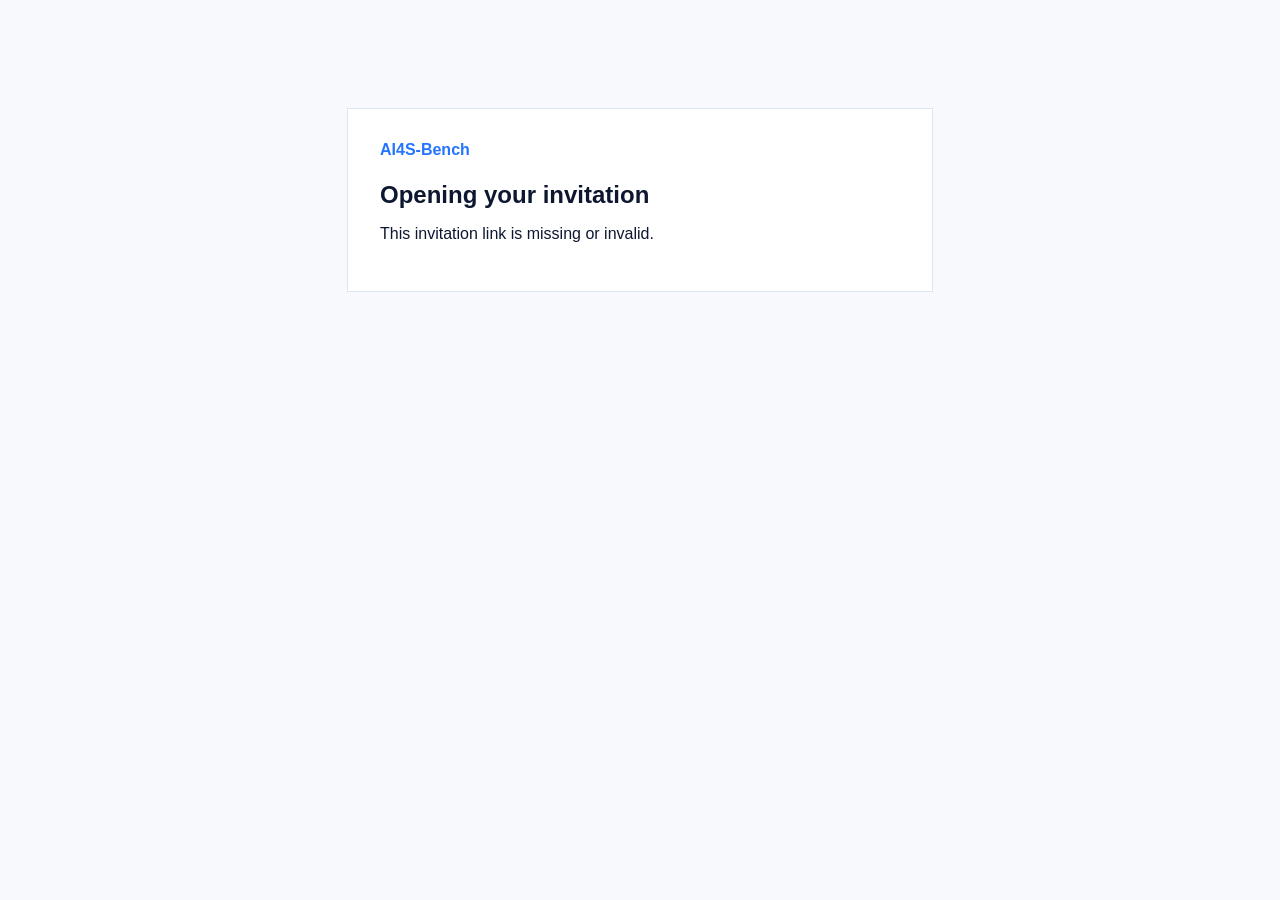
<file: auth/invite/index.html>
<!doctype html>
<html lang="en">
<head>
  <meta charset="utf-8">
  <meta name="viewport" content="width=device-width, initial-scale=1">
  <meta name="robots" content="noindex">
  <meta name="referrer" content="no-referrer">
  <title>AI4S-Bench invitation</title>
  <style>
    body { margin: 0; background: #f7f9fc; color: #0d1730; font: 16px Arial, sans-serif; }
    main { max-width: 520px; margin: 12vh auto; padding: 32px; background: #fff; border: 1px solid #dde5f0; }
    strong { display: block; margin-bottom: 22px; color: #2474ff; }
    h1 { font-size: 24px; }
  </style>
</head>
<body>
  <main>
    <strong>AI4S-Bench</strong>
    <h1>Opening your invitation</h1>
    <p id="state">Connecting to your account…</p>
  </main>
  <script>
    const token = location.hash.slice(1);
    history.replaceState(null, "", location.pathname);
    const state = document.getElementById("state");
    if (!/^tbinvite_[A-Za-z0-9_-]+$/.test(token)) {
      state.textContent = "This invitation link is missing or invalid.";
    } else {
      fetch("../../data/site.json")
        .then((response) => {
          if (!response.ok) throw new Error("The sign-in service is unavailable.");
          return response.json();
        })
        .then((site) => {
          const controlPlane = new URL(site.control_plane_url);
          if (controlPlane.protocol !== "https:") throw new Error("The sign-in service is unavailable.");
          location.replace(`${controlPlane.origin}/auth/invite#${token}`);
        })
        .catch(() => { state.textContent = "The sign-in service is unavailable. Try again later."; });
    }
  </script>
</body>
</html>
</file>
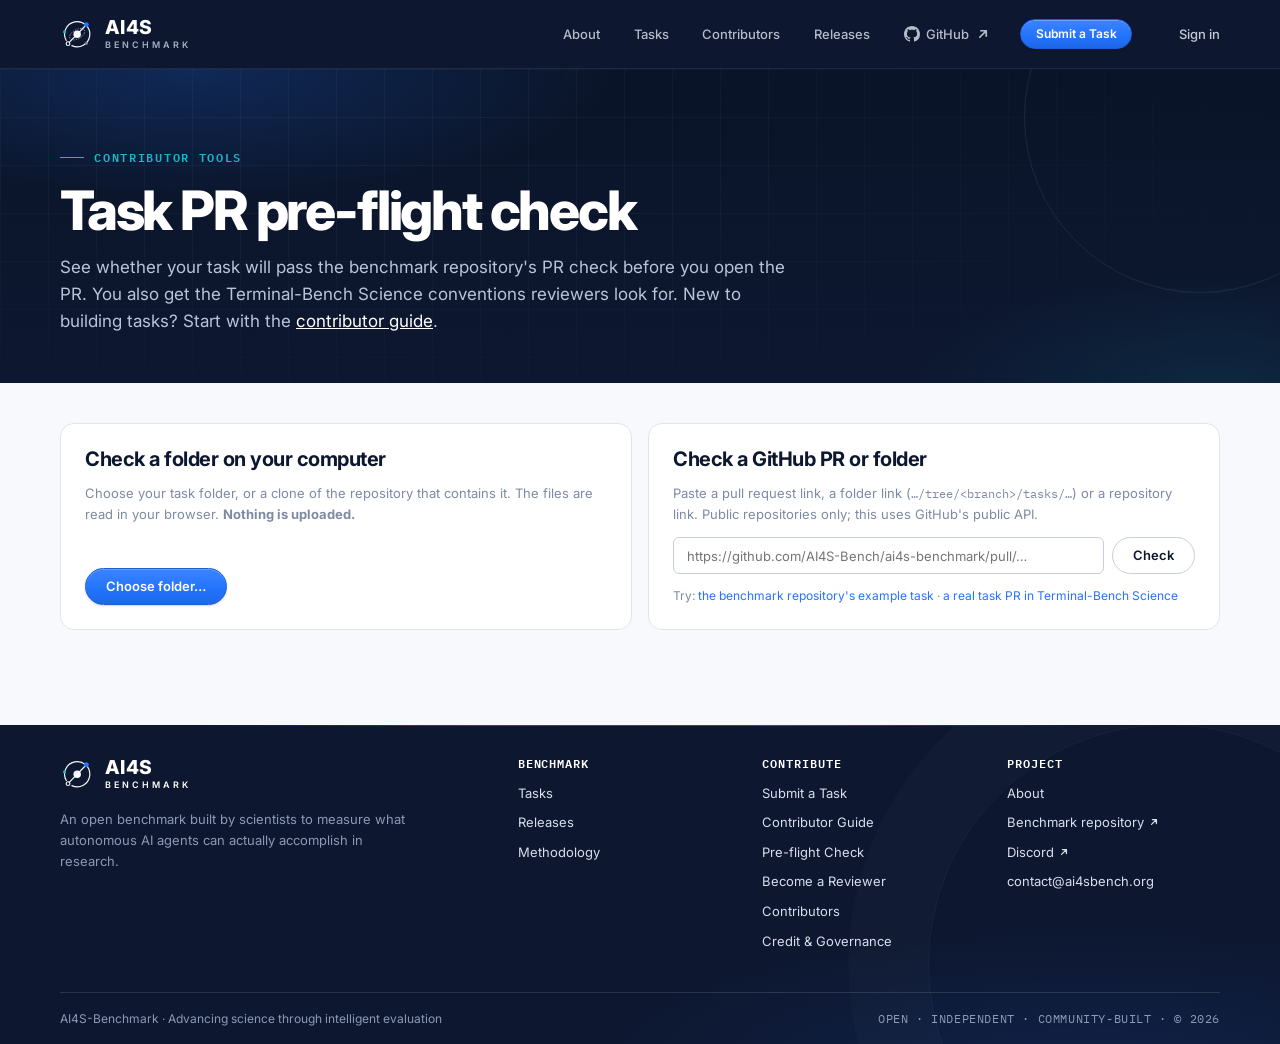
<file: guide/check.html>
<!DOCTYPE html>
<html lang="en">
<head>
  <meta charset="UTF-8">
  <meta name="viewport" content="width=device-width, initial-scale=1.0">
  <title>Task PR Pre-flight Check | AI4S-Benchmark</title>
  <meta name="description" content="Check a task folder or pull request against the AI4S-Benchmark repository PR check and Terminal-Bench Science conventions before you open the PR.">
  <link rel="canonical" href="https://ai4sbench.org/guide/check.html">
  <meta property="og:type" content="website">
  <meta property="og:site_name" content="AI4S-Benchmark">
  <meta property="og:title" content="Task PR Pre-flight Check | AI4S-Benchmark">
  <meta property="og:description" content="Check a task folder or pull request against the AI4S-Benchmark repository PR check and Terminal-Bench Science conventions before you open the PR.">
  <meta property="og:url" content="https://ai4sbench.org/guide/check.html">
  <meta name="twitter:card" content="summary">
  <meta name="twitter:title" content="Task PR Pre-flight Check | AI4S-Benchmark">
  <meta name="twitter:description" content="Check a task folder or pull request against the AI4S-Benchmark repository PR check and Terminal-Bench Science conventions before you open the PR.">
  <link rel="icon" type="image/svg+xml" href="../assets/branding/favicon.svg">
  <link rel="manifest" href="../site.webmanifest">
  <link rel="preconnect" href="https://fonts.googleapis.com">
  <link rel="preconnect" href="https://fonts.gstatic.com" crossorigin>
  <link href="https://fonts.googleapis.com/css2?family=IBM+Plex+Mono:wght@400;500;600&family=Inter:wght@400;500;600;700;800&display=swap" rel="stylesheet">
  <link rel="stylesheet" href="../css/tokens.css?v=20261014-release1">
  <link rel="stylesheet" href="../css/base.css?v=20261014-release1">
  <link rel="stylesheet" href="../css/components.css?v=20261014-release1">
  <link rel="stylesheet" href="../css/pages.css?v=20261014-release1">
  <link rel="stylesheet" href="../css/workflow.css?v=20261014-release1">
</head>
<body data-root="../" data-page="guide">
  <a class="skip-link" href="#main">Skip to content</a>

  <header class="site-header">
    <div class="container container--wide site-header__inner">
      <a class="brand" href="../" aria-label="AI4S-Benchmark — home">
        <svg class="brand__mark" viewBox="0 0 120 120" fill="none" aria-hidden="true">
          <path d="M 21.9 82 A 44 44 0 1 1 41.4 99.9" stroke="#F7F9FC" stroke-width="4" stroke-linecap="round"/>
          <ellipse cx="60" cy="60" rx="29" ry="16" transform="rotate(-30 60 60)" stroke="#F7F9FC" stroke-width="2" stroke-dasharray="4 5"/>
          <path d="M 32.2 88.7 L 92 27" stroke="#F7F9FC" stroke-width="4" stroke-linecap="round"/>
          <circle cx="60" cy="60" r="13" fill="#F7F9FC"/>
          <circle cx="92" cy="27" r="8.5" fill="#2474FF"/>
          <circle cx="28" cy="93" r="6.5" stroke="#F7F9FC" stroke-width="4" fill="none"/>
          <circle cx="16" cy="52" r="5.5" fill="#18B7C9"/>
          <circle cx="92" cy="92" r="5.5" fill="#7E8AA3"/>
        </svg>
        <span class="brand__text"><span class="brand__name">AI4S</span><span class="brand__sub">Benchmark</span></span>
      </a>
      <button class="nav-toggle" aria-expanded="false" aria-controls="site-nav" aria-label="Toggle navigation">
        <svg viewBox="0 0 16 16" fill="none" stroke="currentColor" stroke-width="1.6" stroke-linecap="round" aria-hidden="true"><path d="M2 4h12M2 8h12M2 12h12"/></svg>
      </button>
      <nav id="site-nav" class="site-nav" aria-label="Primary">
        <a class="site-nav__link" data-nav="about" href="../about/">About</a>
        <a class="site-nav__link" data-nav="tasks" href="../tasks/">Tasks</a>
        <a class="site-nav__link" data-nav="contributors" href="../contributors/">Contributors</a>
        <a class="site-nav__link" data-nav="releases" href="../releases/">Releases</a>
        <a class="site-nav__link site-nav__github" data-gh="bench_repo" href="https://github.com" target="_blank" rel="noopener">
          <svg viewBox="0 0 16 16" fill="currentColor" aria-hidden="true"><path d="M8 0C3.58 0 0 3.58 0 8c0 3.54 2.29 6.53 5.47 7.59.4.07.55-.17.55-.38 0-.19-.01-.82-.01-1.49-2.01.37-2.53-.49-2.69-.94-.09-.23-.48-.94-.82-1.13-.28-.15-.68-.52-.01-.53.63-.01 1.08.58 1.23.82.72 1.21 1.87.87 2.33.66.07-.52.28-.87.51-1.07-1.78-.2-3.64-.89-3.64-3.95 0-.87.31-1.59.82-2.15-.08-.2-.36-1.02.08-2.12 0 0 .67-.21 2.2.82.64-.18 1.32-.27 2-.27s1.36.09 2 .27c1.53-1.04 2.2-.82 2.2-.82.44 1.1.16 1.92.08 2.12.51.56.82 1.27.82 2.15 0 3.07-1.87 3.75-3.65 3.95.29.25.54.73.54 1.48 0 1.07-.01 1.93-.01 2.2 0 .21.15.46.55.38A8.01 8.01 0 0 0 16 8c0-4.42-3.58-8-8-8z"/></svg>
          GitHub <svg class="ext-arrow" viewBox="0 0 16 16" aria-hidden="true" fill="none" stroke="currentColor" stroke-width="1.7" stroke-linecap="round" stroke-linejoin="round"><path d="M4.75 11.25 11.25 4.75M5.9 4.75h5.35v5.35"/></svg><span class="visually-hidden">(opens in a new tab)</span>
        </a>
        <a class="btn btn--primary btn--sm" data-nav="submit" href="../submit/">Submit a Task</a>
      </nav>
      <div class="site-nav__account" data-account>
        <button type="button" class="site-nav__account-toggle" data-account-toggle aria-label="Loading account" aria-controls="account-menu" aria-expanded="false" disabled><span class="site-nav__account-loading" aria-hidden="true"></span></button>
      </div>
    </div>
  </header>

  <main id="main">
    <section class="page-head">
      <div class="container container--wide">
        <span class="eyebrow">Contributor tools</span>
        <h1>Task PR pre-flight check</h1>
        <p class="lede">See whether your task will pass the benchmark repository's PR check before you open the PR. You also get the Terminal-Bench Science conventions reviewers look for. New to building tasks? Start with the <a href="./" style="color:#fff;text-decoration:underline;">contributor guide</a>.</p>
      </div>
    </section>

    <div class="container container--wide">
      <div class="preflight-inputs">
        <section class="preflight-card" aria-labelledby="pf-local-h">
          <h2 id="pf-local-h">Check a folder on your computer</h2>
          <p>Choose your task folder, or a clone of the repository that contains it. The files are read in your browser. <strong>Nothing is uploaded.</strong></p>
          <div class="preflight-card__row">
            <label class="btn btn--primary" for="pf-folder" style="cursor:pointer;">Choose folder…</label>
            <input type="file" id="pf-folder" webkitdirectory directory multiple class="visually-hidden">
          </div>
        </section>

        <section class="preflight-card" aria-labelledby="pf-gh-h">
          <h2 id="pf-gh-h">Check a GitHub PR or folder</h2>
          <p>Paste a pull request link, a folder link (<code>…/tree/&lt;branch&gt;/tasks/…</code>) or a repository link. Public repositories only; this uses GitHub's public API.</p>
          <form class="preflight-card__row" id="pf-url-form">
            <label class="visually-hidden" for="pf-url">GitHub link</label>
            <input type="url" id="pf-url" placeholder="https://github.com/AI4S-Bench/ai4s-benchmark/pull/…" autocomplete="off" required>
            <button type="submit" class="btn btn--secondary">Check</button>
          </form>
          <div class="preflight-examples">Try:
            <button type="button" data-example="https://github.com/AI4S-Bench/ai4s-benchmark/tree/main/tasks/applied-mathematics/amr-poisson-contribution-example">the benchmark repository's example task</button> ·
            <button type="button" data-example="https://github.com/harbor-framework/terminal-bench-science/pull/1847">a real task PR in Terminal-Bench Science</button>
          </div>
        </section>
      </div>

      <p class="preflight-status" id="pf-status" role="status" aria-live="polite"></p>
      <div class="preflight-result" id="pf-result"></div>
    </div>
  </main>

  <footer class="site-footer">
    <div class="container container--wide">
      <div class="site-footer__inner">
        <div class="site-footer__brand">
          <a class="brand" href="../" aria-label="AI4S-Benchmark — home">
            <svg class="brand__mark" viewBox="0 0 120 120" fill="none" aria-hidden="true">
              <path d="M 21.9 82 A 44 44 0 1 1 41.4 99.9" stroke="#F7F9FC" stroke-width="4" stroke-linecap="round"/>
              <path d="M 32.2 88.7 L 92 27" stroke="#F7F9FC" stroke-width="4" stroke-linecap="round"/>
              <circle cx="60" cy="60" r="13" fill="#F7F9FC"/>
              <circle cx="92" cy="27" r="8.5" fill="#2474FF"/>
              <circle cx="28" cy="93" r="6.5" stroke="#F7F9FC" stroke-width="4" fill="none"/>
              <circle cx="16" cy="52" r="5.5" fill="#18B7C9"/>
            </svg>
            <span class="brand__text"><span class="brand__name">AI4S</span><span class="brand__sub">Benchmark</span></span>
          </a>
          <p>An open benchmark built by scientists to measure what autonomous AI agents can actually accomplish in research.</p>
        </div>
        <div>
          <h4>Benchmark</h4>
          <ul>
            <li><a href="../tasks/">Tasks</a></li>
            <li><a href="../releases/">Releases</a></li>
            <li><a href="../about/#methodology">Methodology</a></li>
          </ul>
        </div>
        <div>
          <h4>Contribute</h4>
          <ul>
            <li><a href="../submit/">Submit a Task</a></li>
            <li><a href="../guide/">Contributor Guide</a></li>
            <li><a href="../guide/check.html">Pre-flight Check</a></li>
            <li><a href="../reviewers/">Become a Reviewer</a></li>
            <li><a href="../contributors/">Contributors</a></li>
            <li><a href="../contributors/#credit">Credit &amp; Governance</a></li>
          </ul>
        </div>
        <div>
          <h4>Project</h4>
          <ul>
            <li><a href="../about/">About</a></li>
            <li><a data-gh="bench_repo" href="https://github.com" target="_blank" rel="noopener">Benchmark repository <svg class="ext-arrow" viewBox="0 0 16 16" aria-hidden="true" fill="none" stroke="currentColor" stroke-width="1.7" stroke-linecap="round" stroke-linejoin="round"><path d="M4.75 11.25 11.25 4.75M5.9 4.75h5.35v5.35"/></svg></a></li>
            <li><a data-link="discord" href="https://discord.gg/3SNTCj5wm" target="_blank" rel="noopener">Discord <svg class="ext-arrow" viewBox="0 0 16 16" aria-hidden="true" fill="none" stroke="currentColor" stroke-width="1.7" stroke-linecap="round" stroke-linejoin="round"><path d="M4.75 11.25 11.25 4.75M5.9 4.75h5.35v5.35"/></svg></a></li>
            <li><a href="mailto:contact@ai4sbench.org">contact@ai4sbench.org</a></li>
          </ul>
        </div>
      </div>
      <div class="site-footer__bottom">
        <span>AI4S-Benchmark · Advancing science through intelligent evaluation</span>
        <span class="mono">OPEN · INDEPENDENT · COMMUNITY-BUILT · © <span data-year>2026</span></span>
      </div>
    </div>
  </footer>

  <script type="module" src="../js/app.js?v=20261014-release1"></script>
  <script type="module" src="../js/pages/preflight.js?v=20261018-path1"></script>
</body>
</html>
</file>
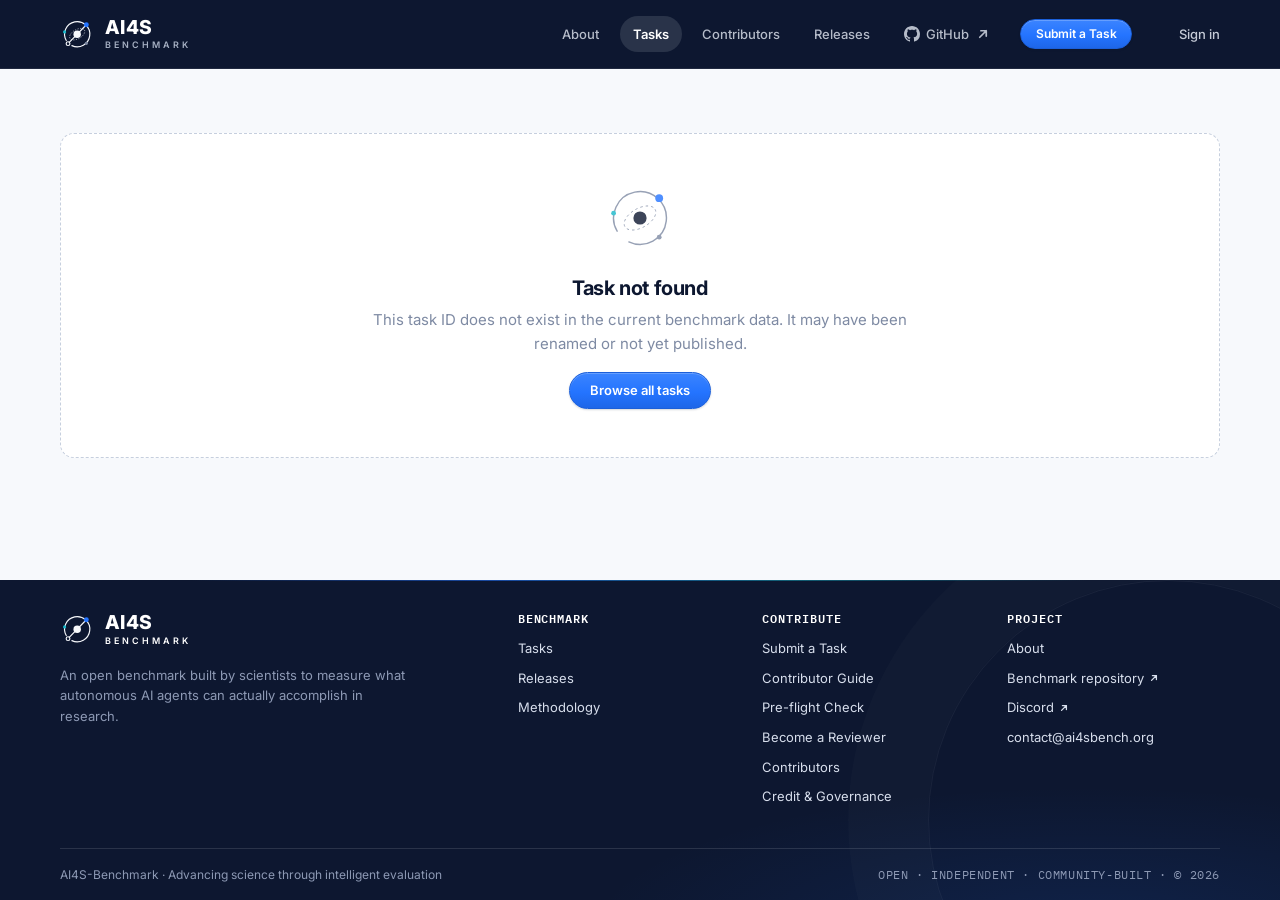
<file: tasks/task.html>
<!DOCTYPE html>
<html lang="en">
<head>
  <meta charset="UTF-8">
  <meta name="viewport" content="width=device-width, initial-scale=1.0">
  <title>Task Detail | AI4S-Benchmark</title>
  <meta name="description" content="Full specification, environment, evaluation methodology, verification measures, results and provenance for an AI4S-Benchmark scientific task.">
  <link rel="canonical" href="https://ai4sbench.org/tasks/task.html">
  <meta property="og:type" content="website">
  <meta property="og:site_name" content="AI4S-Benchmark">
  <meta property="og:title" content="Task Detail | AI4S-Benchmark">
  <meta property="og:description" content="Full specification, environment, evaluation methodology, verification measures, results and provenance for an AI4S-Benchmark scientific task.">
  <meta property="og:url" content="https://ai4sbench.org/tasks/task.html">
  <meta name="twitter:card" content="summary">
  <meta name="twitter:title" content="Task Detail | AI4S-Benchmark">
  <meta name="twitter:description" content="Full specification, environment, evaluation methodology, verification measures, results and provenance for an AI4S-Benchmark scientific task.">
  <link rel="icon" type="image/svg+xml" href="../assets/branding/favicon.svg">
  <link rel="manifest" href="../site.webmanifest">
  <link rel="preconnect" href="https://fonts.googleapis.com">
  <link rel="preconnect" href="https://fonts.gstatic.com" crossorigin>
  <link href="https://fonts.googleapis.com/css2?family=IBM+Plex+Mono:wght@400;500;600&family=Inter:wght@400;500;600;700;800&display=swap" rel="stylesheet">
  <link rel="stylesheet" href="../css/tokens.css?v=20261014-release1">
  <link rel="stylesheet" href="../css/base.css?v=20261014-release1">
  <link rel="stylesheet" href="../css/components.css?v=20261014-release1">
  <link rel="stylesheet" href="../css/pages.css?v=20261014-release1">
  <link rel="stylesheet" href="../css/workflow.css?v=20261014-release1">
  <link rel="stylesheet" href="../css/reviews.css?v=20261014-release1">
  <meta name="robots" content="noindex">
</head>
<body data-root="../" data-page="tasks">
  <a class="skip-link" href="#main">Skip to content</a>

  <header class="site-header">
    <div class="container container--wide site-header__inner">
      <a class="brand" href="../" aria-label="AI4S-Benchmark — home">
        <svg class="brand__mark" viewBox="0 0 120 120" fill="none" aria-hidden="true">
          <path d="M 21.9 82 A 44 44 0 1 1 41.4 99.9" stroke="#F7F9FC" stroke-width="4" stroke-linecap="round"/>
          <ellipse cx="60" cy="60" rx="29" ry="16" transform="rotate(-30 60 60)" stroke="#F7F9FC" stroke-width="2" stroke-dasharray="4 5"/>
          <path d="M 32.2 88.7 L 92 27" stroke="#F7F9FC" stroke-width="4" stroke-linecap="round"/>
          <circle cx="60" cy="60" r="13" fill="#F7F9FC"/>
          <circle cx="92" cy="27" r="8.5" fill="#2474FF"/>
          <circle cx="28" cy="93" r="6.5" stroke="#F7F9FC" stroke-width="4" fill="none"/>
          <circle cx="16" cy="52" r="5.5" fill="#18B7C9"/>
          <circle cx="92" cy="92" r="5.5" fill="#7E8AA3"/>
        </svg>
        <span class="brand__text"><span class="brand__name">AI4S</span><span class="brand__sub">Benchmark</span></span>
      </a>
      <button class="nav-toggle" aria-expanded="false" aria-controls="site-nav" aria-label="Toggle navigation">
        <svg viewBox="0 0 16 16" fill="none" stroke="currentColor" stroke-width="1.6" stroke-linecap="round" aria-hidden="true"><path d="M2 4h12M2 8h12M2 12h12"/></svg>
      </button>
      <nav id="site-nav" class="site-nav" aria-label="Primary">
        <a class="site-nav__link" data-nav="about" href="../about/">About</a>
        <a class="site-nav__link" data-nav="tasks" href="../tasks/">Tasks</a>
        <a class="site-nav__link" data-nav="contributors" href="../contributors/">Contributors</a>
        <a class="site-nav__link" data-nav="releases" href="../releases/">Releases</a>
        <a class="site-nav__link site-nav__github" data-gh="bench_repo" href="https://github.com" target="_blank" rel="noopener">
          <svg viewBox="0 0 16 16" fill="currentColor" aria-hidden="true"><path d="M8 0C3.58 0 0 3.58 0 8c0 3.54 2.29 6.53 5.47 7.59.4.07.55-.17.55-.38 0-.19-.01-.82-.01-1.49-2.01.37-2.53-.49-2.69-.94-.09-.23-.48-.94-.82-1.13-.28-.15-.68-.52-.01-.53.63-.01 1.08.58 1.23.82.72 1.21 1.87.87 2.33.66.07-.52.28-.87.51-1.07-1.78-.2-3.64-.89-3.64-3.95 0-.87.31-1.59.82-2.15-.08-.2-.36-1.02.08-2.12 0 0 .67-.21 2.2.82.64-.18 1.32-.27 2-.27s1.36.09 2 .27c1.53-1.04 2.2-.82 2.2-.82.44 1.1.16 1.92.08 2.12.51.56.82 1.27.82 2.15 0 3.07-1.87 3.75-3.65 3.95.29.25.54.73.54 1.48 0 1.07-.01 1.93-.01 2.2 0 .21.15.46.55.38A8.01 8.01 0 0 0 16 8c0-4.42-3.58-8-8-8z"/></svg>
          GitHub <svg class="ext-arrow" viewBox="0 0 16 16" aria-hidden="true" fill="none" stroke="currentColor" stroke-width="1.7" stroke-linecap="round" stroke-linejoin="round"><path d="M4.75 11.25 11.25 4.75M5.9 4.75h5.35v5.35"/></svg><span class="visually-hidden">(opens in a new tab)</span>
        </a>
        <a class="btn btn--primary btn--sm" data-nav="submit" href="../submit/">Submit a Task</a>
      </nav>
      <div class="site-nav__account" data-account>
        <button type="button" class="site-nav__account-toggle" data-account-toggle aria-label="Loading account" aria-controls="account-menu" aria-expanded="false" disabled><span class="site-nav__account-loading" aria-hidden="true"></span></button>
      </div>
    </div>
  </header>

  <main id="main">

    <div id="task-detail-root">
      <section class="task-hero">
        <div class="container container--wide">
          <div class="task-hero__badges" id="td-badges"></div>
          <h1 id="td-title">Loading task…</h1>
          <div class="task-hero__meta" id="td-meta"></div>
          <div class="task-hero__actions" id="td-actions"></div>
          <div id="td-lifecycle"></div>
        </div>
      </section>

      <div class="container container--wide task-layout">
        <div class="task-layout__main" id="td-main">
          <!-- populated from the public proposal API -->
        </div>
        <aside class="task-layout__aside" id="td-aside" aria-label="Task metadata">
          <!-- populated from the public proposal API -->
        </aside>
      </div>
    </div>

  </main>

  <footer class="site-footer">
    <div class="container container--wide">
      <div class="site-footer__inner">
        <div class="site-footer__brand">
          <a class="brand" href="../" aria-label="AI4S-Benchmark — home">
            <svg class="brand__mark" viewBox="0 0 120 120" fill="none" aria-hidden="true">
              <path d="M 21.9 82 A 44 44 0 1 1 41.4 99.9" stroke="#F7F9FC" stroke-width="4" stroke-linecap="round"/>
              <path d="M 32.2 88.7 L 92 27" stroke="#F7F9FC" stroke-width="4" stroke-linecap="round"/>
              <circle cx="60" cy="60" r="13" fill="#F7F9FC"/>
              <circle cx="92" cy="27" r="8.5" fill="#2474FF"/>
              <circle cx="28" cy="93" r="6.5" stroke="#F7F9FC" stroke-width="4" fill="none"/>
              <circle cx="16" cy="52" r="5.5" fill="#18B7C9"/>
            </svg>
            <span class="brand__text"><span class="brand__name">AI4S</span><span class="brand__sub">Benchmark</span></span>
          </a>
          <p>An open benchmark built by scientists to measure what autonomous AI agents can actually accomplish in research.</p>
        </div>
        <div>
          <h4>Benchmark</h4>
          <ul>
            <li><a href="../tasks/">Tasks</a></li>
            <li><a href="../releases/">Releases</a></li>
            <li><a href="../about/#methodology">Methodology</a></li>
          </ul>
        </div>
        <div>
          <h4>Contribute</h4>
          <ul>
            <li><a href="../submit/">Submit a Task</a></li>
            <li><a href="../guide/">Contributor Guide</a></li>
            <li><a href="../guide/check.html">Pre-flight Check</a></li>
            <li><a href="../reviewers/">Become a Reviewer</a></li>
            <li><a href="../contributors/">Contributors</a></li>
            <li><a href="../contributors/#credit">Credit &amp; Governance</a></li>
          </ul>
        </div>
        <div>
          <h4>Project</h4>
          <ul>
            <li><a href="../about/">About</a></li>
            <li><a data-gh="bench_repo" href="https://github.com" target="_blank" rel="noopener">Benchmark repository <svg class="ext-arrow" viewBox="0 0 16 16" aria-hidden="true" fill="none" stroke="currentColor" stroke-width="1.7" stroke-linecap="round" stroke-linejoin="round"><path d="M4.75 11.25 11.25 4.75M5.9 4.75h5.35v5.35"/></svg></a></li>
            <li><a data-link="discord" href="https://discord.gg/3SNTCj5wm" target="_blank" rel="noopener">Discord <svg class="ext-arrow" viewBox="0 0 16 16" aria-hidden="true" fill="none" stroke="currentColor" stroke-width="1.7" stroke-linecap="round" stroke-linejoin="round"><path d="M4.75 11.25 11.25 4.75M5.9 4.75h5.35v5.35"/></svg></a></li>
            <li><a href="mailto:contact@ai4sbench.org">contact@ai4sbench.org</a></li>
          </ul>
        </div>
      </div>
      <div class="site-footer__bottom">
        <span>AI4S-Benchmark · Advancing science through intelligent evaluation</span>
        <span class="mono">OPEN · INDEPENDENT · COMMUNITY-BUILT · © <span data-year>2026</span></span>
      </div>
    </div>
  </footer>

  <script type="module" src="../js/app.js?v=20261014-release1"></script>
  <script type="module" src="../js/pages/task-detail.js?v=20261022-reviewer1"></script>
</body>
</html>
</file>
<file: css/tokens.css>
/* ============================================================
   AI4S-Benchmark · Design tokens
   Brand: Concept 02 · Scientific Orbit
   ============================================================ */

:root {
  /* ---- Core brand palette ---- */
  --navy: #0D1730;
  --off-white: #F7F9FC;
  --electric-blue: #2474FF;
  --cyan: #18B7C9;
  --slate: #7E8AA3;

  /* ---- Derived neutrals (navy-tinted) ---- */
  --navy-800: #16213E;
  --navy-700: #1F2C4E;
  --ink: var(--navy);
  --ink-secondary: #3C4A68;
  --ink-muted: var(--slate);
  --ink-faint: #A6B0C3;

  --surface: #FFFFFF;
  --surface-raised: #FFFFFF;
  --surface-sunken: #EFF3F9;
  --surface-navy: var(--navy);
  --bg: var(--off-white);

  --border: #DFE5EF;
  --border-strong: #C6CFDE;
  --border-faint: #EAEEF5;

  --hover-bg: #F1F5FB;
  --selected-bg: #E9F1FF;

  /* ---- Functional accents (status system) ---- */
  --blue-soft: #E9F1FF;
  --cyan-soft: #E3F7F9;
  --cyan-deep: #0E93A3;
  --green: #0E9F6E;
  --green-soft: #E3F5EE;
  --amber: #B45309;
  --amber-soft: #FCF0E0;
  --slate-soft: #EEF1F6;
  --red: #C2410C;
  --red-soft: #FDEEE6;

  /* ---- Typography ---- */
  --font-sans: "Inter", "Helvetica Neue", Arial, sans-serif;
  --font-mono: "IBM Plex Mono", "SFMono-Regular", Consolas, monospace;

  --text-xs: 0.75rem;     /* 12 */
  --text-sm: 0.8125rem;   /* 13 */
  --text-base: 0.9375rem; /* 15 */
  --text-md: 1.0625rem;   /* 17 */
  --text-lg: 1.25rem;     /* 20 */
  --text-xl: 1.5rem;      /* 24 */
  --text-2xl: 1.875rem;   /* 30 */
  --text-3xl: 2.5rem;     /* 40 */
  --text-4xl: 3.25rem;    /* 52 */
  --text-hero: clamp(1.9rem, 3.6vw, 2.8rem);

  --leading-tight: 1.15;
  --leading-snug: 1.35;
  --leading-normal: 1.6;

  --tracking-wide: 0.08em;
  --tracking-wider: 0.14em;

  /* ---- Spacing ---- */
  --space-1: 0.25rem;
  --space-2: 0.5rem;
  --space-3: 0.75rem;
  --space-4: 1rem;
  --space-5: 1.5rem;
  --space-6: 2rem;
  --space-7: 3rem;
  --space-8: 4rem;
  --space-9: 6rem;

  /* ---- Layout ---- */
  --content-width: 1240px;
  /* One column for the whole site: chrome and content share a left edge.
     Kept as an alias rather than removed so existing markup still reads. */
  --content-width-wide: 1240px;
  --content-width-narrow: 860px;
  --gutter: clamp(1.25rem, 4vw, 2.5rem);
  --header-height: 4.25rem;

  /* ---- Shape & depth ---- */
  --radius-sm: 6px;
  --radius-md: 10px;
  --radius-lg: 14px;
  --radius-full: 999px;

  --shadow-xs: 0 1px 2px rgba(13, 23, 48, 0.05);
  --shadow-sm: 0 1px 3px rgba(13, 23, 48, 0.07), 0 4px 14px rgba(13, 23, 48, 0.04);
  --shadow-md: 0 2px 6px rgba(13, 23, 48, 0.08), 0 10px 28px rgba(13, 23, 48, 0.07);

  --focus-ring: 0 0 0 3px rgba(36, 116, 255, 0.35);

  /* ---- Motion ---- */
  --ease: cubic-bezier(0.25, 0.6, 0.3, 1);
  --ease-out-expo: cubic-bezier(0.16, 1, 0.3, 1);
  --dur-fast: 140ms;
  --dur-med: 240ms;
  --dur-slow: 700ms;

  /* ---- Blueprint texture (Vercel-style, near-subliminal) ---- */
  --grid-line-light: rgba(13, 23, 48, 0.032);
  --grid-line-dark: rgba(247, 249, 252, 0.04);
  --grid-size: 48px;

  /* ---- Depth accents ---- */
  --glow-blue: radial-gradient(ellipse 60% 55% at 50% 0%, rgba(36, 116, 255, 0.14), transparent 70%);

  /* Check mark drawn as a mask — U+2713 is outside the served font subset */
  --tick-mask: url("data:image/svg+xml,%3Csvg xmlns='http://www.w3.org/2000/svg' viewBox='0 0 16 16'%3E%3Cpath d='M2.8 8.4l3.2 3.4 7.2-7.6' fill='none' stroke='black' stroke-width='2' stroke-linecap='round' stroke-linejoin='round'/%3E%3C/svg%3E");
  --hairline-gradient: linear-gradient(90deg, transparent, rgba(36, 116, 255, 0.55), rgba(24, 183, 201, 0.45), transparent);
}
</file>
<file: css/base.css>
/* ============================================================
   AI4S-Benchmark · Base styles
   ============================================================ */

*, *::before, *::after { box-sizing: border-box; }

[hidden] { display: none !important; }

html {
  -webkit-text-size-adjust: 100%;
  scroll-behavior: smooth;
  /* Navy behind everything: the header and footer are navy, so any
     overscroll or space past the footer stays in the brand ground. */
  background: var(--navy);
}

body {
  margin: 0;
  /* The footer always reaches the bottom of the viewport, even on short pages */
  min-height: 100vh;
  min-height: 100svh;
  display: flex;
  flex-direction: column;
  font-family: var(--font-sans);
  font-size: var(--text-base);
  line-height: var(--leading-normal);
  color: var(--ink);
  background: var(--bg);
  -webkit-font-smoothing: antialiased;
  text-rendering: optimizeLegibility;
}
body > main { flex: 1 0 auto; }
body > .site-footer { flex-shrink: 0; margin-top: auto; }

h1, h2, h3, h4, h5, h6 {
  margin: 0 0 var(--space-3);
  color: var(--navy);
  line-height: var(--leading-tight);
  font-weight: 700;
  letter-spacing: -0.02em;
  text-wrap: balance;
}

h1 { font-size: var(--text-3xl); font-weight: 800; letter-spacing: -0.03em; }
h2 { font-size: var(--text-2xl); letter-spacing: -0.025em; }
h3 { font-size: var(--text-lg); }
h4 { font-size: var(--text-md); }

p {
  margin: 0 0 var(--space-4);
}

a {
  color: var(--electric-blue);
  text-decoration: none;
  transition: color var(--dur-fast) var(--ease);
}
a:hover { text-decoration: underline; text-underline-offset: 3px; }

ul, ol { margin: 0 0 var(--space-4); padding-left: 1.25rem; }
li { margin-bottom: var(--space-2); }

img, svg { max-width: 100%; height: auto; }

code, kbd, pre {
  font-family: var(--font-mono);
  font-size: 0.9em;
}

pre {
  background: var(--surface-sunken);
  border: 1px solid var(--border);
  border-radius: var(--radius-sm);
  padding: var(--space-4);
  overflow-x: auto;
}

hr {
  border: none;
  border-top: 1px solid var(--border);
  margin: var(--space-6) 0;
}

table {
  border-collapse: collapse;
  width: 100%;
}

button {
  font-family: inherit;
  font-size: inherit;
  cursor: pointer;
}

input, select, textarea {
  font-family: inherit;
  font-size: inherit;
  color: inherit;
}

:focus-visible {
  outline: none;
  box-shadow: var(--focus-ring);
  border-radius: var(--radius-sm);
}

::selection {
  background: rgba(36, 116, 255, 0.18);
}

/* Skip link */
.skip-link {
  position: absolute;
  left: var(--space-4);
  top: -3rem;
  z-index: 200;
  background: var(--navy);
  color: #fff;
  padding: var(--space-2) var(--space-4);
  border-radius: var(--radius-sm);
  transition: top var(--dur-fast) var(--ease);
}
.skip-link:focus {
  top: var(--space-3);
  text-decoration: none;
}

/* Layout helpers */
.container {
  max-width: var(--content-width);
  margin: 0 auto;
  padding-inline: var(--gutter);
}
.container--wide { max-width: var(--content-width-wide); }
.container--narrow { max-width: var(--content-width-narrow); }

.section {
  /* One rhythm for every section. Uniform spacing is what reads as tidy;
     the value is the tighter end so the page does not grow. */
  padding-block: clamp(2.25rem, 4vw, 3.5rem);
}
.section--tight { padding-block: clamp(2rem, 3.5vw, 3rem); }

.visually-hidden {
  position: absolute !important;
  width: 1px; height: 1px;
  margin: -1px; padding: 0;
  overflow: hidden;
  clip: rect(0 0 0 0);
  white-space: nowrap;
  border: 0;
}

/* Mono metadata idiom */
.mono {
  font-family: var(--font-mono);
}
.mono-label {
  font-family: var(--font-mono);
  font-size: var(--text-xs);
  font-weight: 500;
  letter-spacing: var(--tracking-wide);
  text-transform: uppercase;
  color: var(--ink-muted);
}

.eyebrow {
  font-family: var(--font-mono);
  font-size: var(--text-xs);
  font-weight: 600;
  letter-spacing: var(--tracking-wider);
  text-transform: uppercase;
  color: var(--electric-blue);
  margin-bottom: var(--space-4);
  display: inline-flex;
  align-items: center;
  gap: 0.65rem;
}
/* Instrument-label tick before every eyebrow */
.eyebrow::before {
  content: "";
  width: 1.5rem;
  height: 1px;
  background: var(--electric-blue);
  flex-shrink: 0;
}

.lede {
  font-size: var(--text-md);
  color: var(--ink-secondary);
  max-width: 46rem;
}

.text-muted { color: var(--ink-muted); }
.text-secondary { color: var(--ink-secondary); }

.rule {
  border: none;
  border-top: 1px solid var(--border);
  margin: 0;
}

/* ---- Blueprint textures & precision details ---- */

/* Near-subliminal line grid (light surfaces) */
.bg-grid {
  background-image:
    linear-gradient(var(--grid-line-light) 1px, transparent 1px),
    linear-gradient(90deg, var(--grid-line-light) 1px, transparent 1px);
  background-size: var(--grid-size) var(--grid-size);
}

/* Dot matrix variant */
.bg-dots {
  background-image: radial-gradient(circle, rgba(13, 23, 48, 0.08) 1px, transparent 1px);
  background-size: 20px 20px;
}

/* Anchor offset below sticky header */
[id] { scroll-margin-top: calc(var(--header-height) + 1.5rem); }

/* ---- Scroll-reveal system (applied by js/motion.js) ---- */
html.js-motion [data-reveal] {
  opacity: 0;
  transform: translateY(20px);
}
html.js-motion [data-reveal].is-revealed {
  opacity: 1;
  transform: none;
  transition:
    opacity var(--dur-slow) var(--ease-out-expo),
    transform var(--dur-slow) var(--ease-out-expo);
  transition-delay: var(--reveal-delay, 0ms);
}

/* Reduced motion */
@media (prefers-reduced-motion: reduce) {
  html.js-motion [data-reveal] { opacity: 1; transform: none; }
  html { scroll-behavior: auto; }
  *, *::before, *::after {
    animation-duration: 0.01ms !important;
    animation-iteration-count: 1 !important;
    transition-duration: 0.01ms !important;
  }
}
</file>
<file: css/components.css>
/* ============================================================
   AI4S-Benchmark · Components
   ============================================================ */

/* Account check: one small dialog, using the site's existing type and actions. */
.account-check {
  width: min(100% - 2rem, 30rem);
  max-height: min(90vh, 42rem);
  padding: 0;
  border: 1px solid var(--border-strong);
  border-radius: var(--radius-lg);
  background: var(--surface);
  color: var(--ink);
  box-shadow: 0 18px 60px rgba(13, 23, 48, 0.25);
}
.account-check::backdrop { background: rgba(13, 23, 48, 0.58); }
.account-check__panel { padding: var(--space-6); }
.account-check__eyebrow {
  margin-bottom: var(--space-3);
  color: var(--electric-blue);
  font-family: var(--font-mono);
  font-size: var(--text-xs);
  font-weight: 600;
}
.account-check__title { margin-bottom: var(--space-3); font-size: var(--text-xl); }
.account-check__intro, .account-check__current {
  color: var(--ink-secondary);
  font-size: var(--text-sm);
}
.account-check__form { display: grid; gap: var(--space-2); }
.account-check__label { font-size: var(--text-sm); font-weight: 600; }
.account-check__input {
  width: 100%;
  padding: 0.65rem 0.75rem;
  border: 1px solid var(--border-strong);
  border-radius: var(--radius-sm);
  background: var(--surface);
  color: var(--ink);
  font: inherit;
}
.account-check__input:focus-visible { outline: 2px solid var(--electric-blue); outline-offset: 2px; }
.account-check__current { margin: 0 0 var(--space-3); }
.account-check__resend {
  justify-self: start;
  padding: 0;
  border: 0;
  background: transparent;
  color: var(--electric-blue);
  font: inherit;
  font-size: var(--text-sm);
  cursor: pointer;
}
.account-check__resend:hover { text-decoration: underline; }
.account-check__resend:focus-visible { outline: 2px solid var(--electric-blue); outline-offset: 3px; }
.account-check__status { min-height: 1.3em; margin: 0; font-size: var(--text-sm); color: var(--ink-secondary); }
.account-check__actions { display: flex; justify-content: flex-end; gap: var(--space-2); margin-top: var(--space-4); }

/* ---------------- Header ---------------- */
/* One dark glass bar on every page: it sits on the front page's navy opening
   and on the dark page heads without a seam, and stays put over light content. */
.site-header {
  position: sticky;
  top: 0;
  z-index: 100;
  /* Solid navy at rest: a translucent bar over the off-white page reads as
     grey. It only turns to glass once content is scrolling underneath it. */
  background: var(--navy);
  backdrop-filter: blur(18px) saturate(1.6);
  -webkit-backdrop-filter: blur(18px) saturate(1.6);
  border-bottom: 1px solid rgba(247, 249, 252, 0.08);
  color: #E6EBF5;
  transition: background var(--dur-med) var(--ease), box-shadow var(--dur-med) var(--ease);
}
.site-header.is-scrolled {
  background: rgba(13, 23, 48, 0.9);
  box-shadow: 0 8px 24px -16px rgba(13, 23, 48, 0.5);
}
.site-header .brand__name { color: #fff; }
.site-header .brand__sub { color: #A6B0C3; }

.site-header__inner {
  display: flex;
  align-items: center;
  gap: var(--space-5);
  height: var(--header-height);
}

.brand {
  display: inline-flex;
  align-items: center;
  gap: 0.65rem;
  color: var(--navy);
  flex-shrink: 0;
}
.brand:hover { text-decoration: none; }
.brand__mark { width: 2.15rem; height: 2.15rem; display: block; }
.brand__text { display: flex; flex-direction: column; line-height: 1; }
.brand__name {
  font-weight: 800;
  font-size: 1.2rem;
  letter-spacing: 0.02em;
  color: var(--navy);
}
.brand__sub {
  font-size: 0.56rem;
  font-weight: 600;
  letter-spacing: 0.34em;
  color: var(--ink-secondary);
  margin-top: 0.28rem;
  text-transform: uppercase;
}

.site-nav {
  display: flex;
  align-items: center;
  gap: var(--space-2);
  margin-left: auto;
}

.site-nav__link {
  color: rgba(230, 235, 245, 0.78);
  font-weight: 500;
  font-size: var(--text-sm);
  padding: 0.45rem 0.8rem;
  border-radius: var(--radius-full);
  transition: color var(--dur-fast) var(--ease), background var(--dur-fast) var(--ease);
}
.site-nav__link:hover {
  color: #fff;
  background: rgba(247, 249, 252, 0.08);
  text-decoration: none;
}
.site-nav__link[aria-current="page"] {
  color: #fff;
  font-weight: 600;
  background: rgba(247, 249, 252, 0.12);
}

.site-nav__github {
  display: inline-flex;
  align-items: center;
  gap: 0.4rem;
}
.site-nav__github svg { width: 1rem; height: 1rem; }
.site-nav__account { position: relative; flex: 0 0 4rem; width: 4rem; }
.site-nav__account-toggle {
  display: flex; align-items: center; justify-content: flex-end;
  width: 100%; height: 2.5rem; padding: 0;
  color: rgba(230, 235, 245, 0.85); background: transparent;
  border: 0; border-radius: var(--radius-sm);
  font: inherit; font-size: var(--text-sm); font-weight: 500; cursor: pointer;
}
.site-nav__account-toggle:hover, .site-nav__account-toggle[aria-expanded="true"] {
  color: #fff;
}
.site-nav__account-toggle:focus-visible { outline: 2px solid var(--cyan); outline-offset: 4px; }
.site-nav__account-toggle:disabled { cursor: default; opacity: 0.7; }
.site-nav__account-loading { width: 2rem; height: 2rem; border-radius: 50%; background: rgba(247, 249, 252, 0.09); }
.site-nav__avatar {
  position: relative; display: grid; place-items: center; overflow: hidden;
  width: 2.125rem; height: 2.125rem; border-radius: 50%;
  color: var(--navy); background: #dce8ff; font-size: var(--text-sm);
}
.site-nav__avatar img { position: absolute; inset: 0; width: 100%; height: 100%; object-fit: cover; }
.site-nav__account-toggle:hover .site-nav__avatar,
.site-nav__account-toggle[aria-expanded="true"] .site-nav__avatar { box-shadow: 0 0 0 2px var(--navy), 0 0 0 3px rgba(230, 235, 245, 0.55); }
.site-nav__account-menu {
  position: absolute; z-index: 30; top: calc(100% + 0.8rem); right: 0;
  width: min(15rem, calc(100vw - 2 * var(--gutter))); padding: 0.4rem; color: var(--ink);
  background: var(--surface); border: 1px solid var(--border-faint); border-radius: var(--radius-lg);
  box-shadow: 0 12px 36px rgba(13, 23, 48, 0.18);
}
.site-nav__account-menu[hidden] { display: none; }
.site-nav__account-identity { display: grid; gap: 0.35rem; padding: 0.7rem 0.75rem 0.85rem; margin-bottom: 0.3rem; border-bottom: 1px solid var(--border-faint); overflow-wrap: anywhere; }
.site-nav__account-caption { color: var(--ink-muted); font-size: var(--text-xs); }
.site-nav__account-identity strong { font-size: var(--text-base); font-weight: 600; }
.site-nav__reviewer-badge { width: fit-content; padding: 0.15rem 0.5rem; border-radius: var(--radius-full); color: var(--navy); background: #e7efff; font-size: var(--text-xs); font-weight: 700; }
.site-nav__account-menu a, .site-nav__account-menu button {
  display: block; width: 100%; padding: 0.62rem 0.75rem; border: 0; border-radius: var(--radius-sm);
  background: none; color: var(--ink); font: inherit; font-size: var(--text-sm);
  text-align: left; text-decoration: none; cursor: pointer;
}
.site-nav__account-menu a:hover, .site-nav__account-menu button:hover { background: #eef3fb; }
.site-nav__account-menu .site-nav__signout { margin-top: 0.3rem; border-top: 1px solid var(--border-faint); border-radius: 0 0 var(--radius-md) var(--radius-md); color: var(--ink-secondary); }
/* The sign-in control reads as a quiet glass pill on the dark bar */
.site-nav .btn--secondary {
  background: rgba(247, 249, 252, 0.06);
  color: #fff;
  border-color: rgba(247, 249, 252, 0.28);
}
.site-nav .btn--secondary:hover { background: rgba(247, 249, 252, 0.12); border-color: rgba(247, 249, 252, 0.55); color: #fff; }

.site-nav .btn { margin-left: var(--space-2); }

/* Mobile nav */
.nav-toggle {
  display: none;
  margin-left: auto;
  background: none;
  border: 1px solid rgba(247, 249, 252, 0.28);
  border-radius: var(--radius-full);
  padding: 0.5rem 0.6rem;
  color: #fff;
  line-height: 0;
}
.nav-toggle svg { width: 1.25rem; height: 1.25rem; }

@media (max-width: 900px) {
  .nav-toggle { display: inline-flex; }
  .site-nav {
    position: fixed;
    inset: var(--header-height) 0 auto 0;
    flex-direction: column;
    align-items: stretch;
    gap: var(--space-1);
    background: rgba(13, 23, 48, 0.96);
    border-bottom: 1px solid rgba(247, 249, 252, 0.1);
    box-shadow: var(--shadow-md);
    padding: var(--space-4) var(--gutter) var(--space-5);
    transform: translateY(-0.5rem);
    opacity: 0;
    visibility: hidden;
    transition: opacity var(--dur-med) var(--ease), transform var(--dur-med) var(--ease), visibility var(--dur-med);
  }
  .site-nav.is-open {
    transform: translateY(0);
    opacity: 1;
    visibility: visible;
  }
  .site-nav__link { padding: 0.7rem 0.75rem; font-size: var(--text-base); }
  .site-nav .btn { margin: var(--space-3) 0 0; justify-content: center; }
  .site-header__inner { gap: var(--space-4); }
}

/* ---------------- Buttons ---------------- */
.btn {
  display: inline-flex;
  align-items: center;
  justify-content: center;
  gap: 0.5rem;
  padding: 0.62rem 1.25rem;
  /* Pills everywhere: the one shape the front page, the forms and the
     header all share. */
  border-radius: var(--radius-full);
  font-weight: 600;
  font-size: var(--text-sm);
  line-height: 1.2;
  border: 1px solid transparent;
  transition: background var(--dur-fast) var(--ease), border-color var(--dur-fast) var(--ease),
              color var(--dur-fast) var(--ease), transform var(--dur-fast) var(--ease),
              box-shadow var(--dur-fast) var(--ease);
  cursor: pointer;
  text-decoration: none;
}
/* A leading brand glyph (Discord, GitHub) has no intrinsic size rule of its
   own, so without this it expands and wraps the label onto several lines.
   .ext-arrow and .arr size themselves and are left alone. */
.btn > svg:not(.ext-arrow):not(.arr) { width: 1em; height: 1em; flex: none; }
.btn:hover { text-decoration: none; transform: translateY(-1px); }
.btn:active { transform: translateY(0) scale(0.99); }

/* Arrows are drawn, not typed: the Google Fonts Inter subset omits U+2192 and
   U+2197, so those characters fell through to a system font and rendered as
   tofu boxes where none was installed. Sized in em so they track the text;
   the class beats the `svg { height: auto }` reset in base.css. */
.arr, .ext-arrow {
  display: inline-block;
  width: 1em;
  height: 1em;
  vertical-align: -0.13em;
}

/* Arrow micro-interaction: any arrow inside a button nudges on hover */
.btn .arr { transition: transform var(--dur-fast) var(--ease-out-expo); }
.btn:hover .arr { transform: translateX(3px); }
/* A back arrow nudges the way it points */
.btn:hover .arr--back { transform: translateX(-3px); }

.btn--primary {
  background: linear-gradient(180deg, #3B84FF 0%, var(--electric-blue) 55%, #1E66E8 100%);
  color: #fff;
  border-color: #1B5FD9;
  box-shadow: inset 0 1px 0 rgba(255, 255, 255, 0.22), 0 1px 2px rgba(13, 23, 48, 0.18);
}
.btn--primary:hover {
  background: linear-gradient(180deg, #4A8DFF 0%, #2E7AFF 55%, #2470F5 100%);
  color: #fff;
  box-shadow: inset 0 1px 0 rgba(255, 255, 255, 0.25), 0 4px 14px -4px rgba(36, 116, 255, 0.55);
}

.btn--secondary {
  background: var(--surface);
  color: var(--navy);
  border-color: var(--border-strong);
}
.btn--secondary:hover { border-color: var(--slate); background: var(--hover-bg); color: var(--navy); }

.btn--ghost {
  background: transparent;
  color: var(--electric-blue);
  padding-inline: 0.6rem;
}
.btn--ghost:hover { background: var(--selected-bg); }

.btn--navy {
  background: var(--navy);
  color: #fff;
}
.btn--navy:hover { background: var(--navy-700); color: #fff; }

/* Glass pill for dark surfaces (openers, community bands) */
.btn--glass {
  background: rgba(247, 249, 252, 0.05);
  color: #fff;
  border-color: rgba(247, 249, 252, 0.3);
  backdrop-filter: blur(8px);
  -webkit-backdrop-filter: blur(8px);
}
.btn--glass:hover { background: rgba(247, 249, 252, 0.1); border-color: rgba(247, 249, 252, 0.6); color: #fff; }
.btn--glass .tag-link__mark { color: #fff; width: 1rem; height: 1rem; }

.btn--lg { padding: 0.85rem 1.6rem; font-size: var(--text-base); }
.btn--sm { padding: 0.4rem 0.9rem; font-size: var(--text-xs); }

.btn[disabled], .btn[aria-disabled="true"] {
  opacity: 0.55;
  pointer-events: none;
}

.btn .icon { width: 1em; height: 1em; }

/* External link arrow — a touch smaller than the inline arrow */
.ext-arrow { width: 0.92em; height: 0.92em; vertical-align: -0.08em; }

/* ---------------- Badges ---------------- */
.badge {
  display: inline-flex;
  align-items: center;
  gap: 0.38rem;
  font-family: var(--font-mono);
  font-size: 0.6875rem;
  font-weight: 600;
  letter-spacing: 0.06em;
  text-transform: uppercase;
  padding: 0.22rem 0.6rem;
  border-radius: var(--radius-full);
  border: 1px solid transparent;
  white-space: nowrap;
}
.badge svg { width: 0.7rem; height: 0.7rem; flex-shrink: 0; }

.badge--proposed   { background: var(--slate-soft); color: #55617C; border-color: #D5DBE6; }
.badge--pending    { background: var(--slate-soft); color: #55617C; border-color: #D5DBE6; }
.badge--under_review { background: var(--amber-soft); color: var(--amber); border-color: #F0DCBE; }
.badge--changes_requested { background: var(--amber-soft); color: var(--amber); border-color: #F0DCBE; }
.badge--agent_testing { background: var(--blue-soft); color: #1B5FD9; border-color: #C9DCFF; }
.badge--verified   { background: var(--cyan-soft); color: var(--cyan-deep); border-color: #BEE8EC; }
.badge--approved   { background: var(--cyan-soft); color: var(--cyan-deep); border-color: #BEE8EC; }
.badge--rejected   { background: #FFF0F0; color: #A23A3A; border-color: #F0C5C5; }
.badge--released   { background: var(--green-soft); color: #0B7C57; border-color: #BFE6D7; }
.badge--preparing  { background: var(--blue-soft); color: #1B5FD9; border-color: #C9DCFF; }
.badge--current    { background: var(--green-soft); color: #0B7C57; border-color: #BFE6D7; }
.badge--archived   { background: var(--slate-soft); color: #55617C; border-color: #D5DBE6; }

/* Metadata / review tag chips */
.chip {
  display: inline-flex;
  align-items: center;
  font-family: var(--font-mono);
  font-size: 0.6563rem;
  font-weight: 500;
  letter-spacing: 0.07em;
  text-transform: uppercase;
  color: var(--ink-secondary);
  background: var(--surface-sunken);
  border: 1px solid var(--border);
  border-radius: 4px;
  padding: 0.18rem 0.5rem;
  white-space: nowrap;
}
/* ---------------- Cards ---------------- */
.card {
  position: relative;
  background: var(--surface);
  border: 1px solid var(--border);
  border-radius: var(--radius-lg);
  padding: var(--space-5);
  box-shadow: var(--shadow-xs);
}

.card--interactive {
  transition: transform var(--dur-med) var(--ease-out-expo), box-shadow var(--dur-med) var(--ease), border-color var(--dur-med) var(--ease);
}
/* Gradient hairline that fades in along the top edge on hover */
.card--interactive::after {
  content: "";
  position: absolute;
  top: -1px;
  left: 12%;
  right: 12%;
  height: 1px;
  background: var(--hairline-gradient);
  opacity: 0;
  transition: opacity var(--dur-med) var(--ease);
  pointer-events: none;
}
.card--interactive:hover,
.card--interactive:focus-within {
  transform: translateY(-4px);
  box-shadow: var(--shadow-md);
  border-color: var(--border-strong);
}
.card--interactive:hover::after,
.card--interactive:focus-within::after { opacity: 1; }

/* Task card */
/* ---------------- Stat figure ---------------- */
.stat {
  display: flex;
  flex-direction: column;
  gap: 0.2rem;
}
.stat__value {
  font-family: var(--font-mono);
  font-size: clamp(1.5rem, 2.4vw, 1.9rem);
  font-weight: 600;
  color: var(--navy);
  line-height: 1.1;
  font-variant-numeric: tabular-nums;
}
.stat__label {
  font-family: var(--font-mono);
  font-size: var(--text-xs);
  letter-spacing: var(--tracking-wide);
  text-transform: uppercase;
  color: var(--ink-muted);
}

/* A task row: dense enough that a few hundred tasks stay scannable. */
.task-row {
  position: relative;
  display: grid;
  gap: 0.35rem;
  padding: var(--space-4) var(--space-5);
  border-bottom: 1px solid var(--border-faint);
  background: var(--surface);
  transition: background var(--dur-fast) var(--ease);
}
.task-row:last-child { border-bottom: none; }
.task-row:hover { background: var(--hover-bg); }
.task-row__head {
  display: flex;
  align-items: baseline;
  flex-wrap: wrap;
  gap: 0.4rem var(--space-3);
}
.task-row__id {
  font-size: var(--text-xs);
  font-weight: 600;
  letter-spacing: 0.08em;
  color: var(--ink-muted);
  flex-shrink: 0;
}
.task-row__title {
  font-size: var(--text-md);
  font-weight: 700;
  margin: 0;
  line-height: var(--leading-snug);
  min-width: 0;
}
.task-row__title a { color: var(--navy); }
/* Stretched link: the whole row is the hit area */
.task-row__title a::after { content: ""; position: absolute; inset: 0; }
.task-row__title a:hover { text-decoration: none; color: var(--electric-blue); }
.task-row__badges {
  display: inline-flex;
  gap: 0.4rem;
  margin-left: auto;
  flex-shrink: 0;
}
/* One line of summary — enough to tell tasks apart, never enough to bloat */
.task-row__desc {
  margin: 0;
  color: var(--ink-secondary);
  font-size: var(--text-sm);
  overflow: hidden;
  display: -webkit-box;
  -webkit-line-clamp: 1;
  line-clamp: 1;
  -webkit-box-orient: vertical;
}
.task-row__foot {
  display: flex;
  align-items: center;
  flex-wrap: wrap;
  gap: 0.4rem var(--space-4);
}
.task-row__chips { display: inline-flex; flex-wrap: wrap; gap: 0.35rem; min-width: 0; }
.task-row__facts {
  margin-left: auto;
  font-size: var(--text-xs);
  color: var(--ink-faint);
  white-space: nowrap;
}
@media (max-width: 700px) {
  .task-row { padding: var(--space-4); }
  .task-row__badges { margin-left: 0; }
  .task-row__facts { margin-left: 0; }
}

/* ---------------- Tables ---------------- */
.table-wrap {
  overflow-x: auto;
  border: 1px solid var(--border);
  border-radius: var(--radius-md);
  background: var(--surface);
}

.data-table {
  width: 100%;
  min-width: 640px;
  font-size: var(--text-sm);
}
.data-table th {
  font-family: var(--font-mono);
  font-size: 0.6563rem;
  font-weight: 600;
  letter-spacing: 0.08em;
  text-transform: uppercase;
  color: var(--ink-muted);
  text-align: left;
  padding: 0.7rem 1rem;
  border-bottom: 1px solid var(--border);
  background: var(--surface-sunken);
  white-space: nowrap;
}
.data-table td {
  padding: 0.8rem 1rem;
  border-bottom: 1px solid var(--border-faint);
  vertical-align: middle;
}
.data-table tbody tr:last-child td { border-bottom: none; }
.data-table tbody tr { transition: background var(--dur-fast) var(--ease); }
.data-table tbody tr:hover { background: var(--hover-bg); }
.data-table .num { font-family: var(--font-mono); text-align: right; }
.data-table th.num { text-align: right; }

/* ---------------- Tag link ----------------
   A small pill for a community destination. The brand colour is carried by the
   mark alone so the tag still belongs to the site's own palette. */
.tag-link {
  display: inline-flex;
  align-items: center;
  gap: 0.45rem;
  padding: 0.4rem 0.85rem;
  border: 1px solid var(--border-strong);
  border-radius: var(--radius-full);
  background: var(--surface);
  font-size: var(--text-sm);
  font-weight: 600;
  color: var(--ink-secondary);
  transition: border-color var(--dur-fast) var(--ease), color var(--dur-fast) var(--ease),
    background var(--dur-fast) var(--ease);
}
.tag-link__mark {
  width: 1.05rem;
  height: 1.05rem;
  flex-shrink: 0;
  color: #5865F2;
}
.tag-link:hover {
  text-decoration: none;
  color: var(--navy);
  border-color: var(--electric-blue);
  background: var(--selected-bg);
}

/* ---------------- Empty states ---------------- */
.empty-state {
  text-align: center;
  padding: var(--space-7) var(--space-5);
  border: 1px dashed var(--border-strong);
  border-radius: var(--radius-lg);
  background: var(--surface);
}
.empty-state__orbit {
  width: 4.5rem;
  height: 4.5rem;
  margin: 0 auto var(--space-4);
  opacity: 0.8;
}
.empty-state h3 { margin-bottom: var(--space-2); }
.empty-state p {
  color: var(--ink-muted);
  max-width: 34rem;
  margin: 0 auto var(--space-4);
}

/* ---------------- Filters ---------------- */
.filter-bar {
  display: flex;
  flex-wrap: wrap;
  gap: var(--space-3);
  align-items: center;
}

.search-input {
  position: relative;
  flex: 1 1 16rem;
  max-width: 26rem;
}
.search-input input {
  width: 100%;
  padding: 0.6rem 0.9rem 0.6rem 2.3rem;
  border: 1px solid var(--border-strong);
  border-radius: var(--radius-md);
  background: var(--surface);
  font-size: var(--text-sm);
  transition: border-color var(--dur-fast) var(--ease), box-shadow var(--dur-fast) var(--ease);
}
.search-input input:focus {
  outline: none;
  border-color: var(--electric-blue);
  box-shadow: var(--focus-ring);
}
.search-input svg {
  position: absolute;
  left: 0.75rem;
  top: 50%;
  transform: translateY(-50%);
  width: 1rem;
  height: 1rem;
  color: var(--ink-muted);
  pointer-events: none;
}

.select-control {
  display: inline-flex;
  flex-direction: column;
  gap: 0.2rem;
}
.select-control label {
  font-family: var(--font-mono);
  font-size: 0.625rem;
  letter-spacing: 0.08em;
  text-transform: uppercase;
  color: var(--ink-muted);
}
.select-control select {
  padding: 0.5rem 2rem 0.5rem 0.7rem;
  border: 1px solid var(--border-strong);
  border-radius: var(--radius-sm);
  background: var(--surface) url("data:image/svg+xml,%3Csvg xmlns='http://www.w3.org/2000/svg' width='10' height='6' viewBox='0 0 10 6'%3E%3Cpath d='M1 1l4 4 4-4' stroke='%237E8AA3' stroke-width='1.5' fill='none' stroke-linecap='round'/%3E%3C/svg%3E") no-repeat right 0.7rem center;
  appearance: none;
  font-size: var(--text-sm);
  color: var(--navy);
  cursor: pointer;
}
.select-control select:focus {
  outline: none;
  border-color: var(--electric-blue);
  box-shadow: var(--focus-ring);
}

.filter-toggle {
  display: inline-flex;
  align-items: center;
  gap: 0.45rem;
  font-size: var(--text-sm);
  color: var(--ink-secondary);
  border: 1px solid var(--border-strong);
  background: var(--surface);
  border-radius: var(--radius-full);
  padding: 0.4rem 0.85rem;
  cursor: pointer;
  transition: all var(--dur-fast) var(--ease);
}
.filter-toggle[aria-pressed="true"] {
  background: var(--selected-bg);
  border-color: var(--electric-blue);
  color: #1B5FD9;
  font-weight: 600;
}
.filter-toggle:hover { border-color: var(--slate); }

/* ---------------- Steps / lifecycle ----------------
   Each step carries its own node in the card's top-left corner, next to the
   step number — no connecting axis, so the list needs no reserved top space. */
.lifecycle {
  display: grid;
  grid-template-columns: repeat(5, 1fr);
  gap: var(--space-5);
  /* Keep the list reset here rather than inline: an inline `padding: 0` would
     also wipe any padding the layout depends on. */
  list-style: none;
  margin: 0;
  padding: 0;
}
.lifecycle__step {
  position: relative;
  margin-bottom: 0;
  background: var(--surface);
  border: 1px solid var(--border);
  border-radius: var(--radius-md);
  padding: var(--space-5) var(--space-4);
  transition: border-color var(--dur-med) var(--ease), box-shadow var(--dur-med) var(--ease), transform var(--dur-med) var(--ease-out-expo);
}
.lifecycle__step:hover {
  border-color: var(--border-strong);
  box-shadow: var(--shadow-sm);
  transform: translateY(-3px);
}
/* Node sits on the number line, so it stays aligned whatever the type metrics */
.lifecycle__num {
  display: flex;
  align-items: center;
  gap: 0.5rem;
  font-family: var(--font-mono);
  font-size: var(--text-xs);
  font-weight: 600;
  letter-spacing: 0.08em;
  color: var(--electric-blue);
  margin-bottom: var(--space-2);
}
.lifecycle__num::before {
  content: "";
  width: 9px;
  height: 9px;
  flex-shrink: 0;
  border-radius: 50%;
  background: var(--bg);
  border: 2px solid var(--slate);
  transition: border-color var(--dur-med) var(--ease), background var(--dur-med) var(--ease), box-shadow var(--dur-med) var(--ease);
}
.lifecycle__step:hover .lifecycle__num::before {
  border-color: var(--electric-blue);
  background: var(--electric-blue);
  box-shadow: 0 0 0 4px rgba(36, 116, 255, 0.15);
}
.lifecycle__step h3 { font-size: var(--text-base); margin-bottom: var(--space-2); }
.lifecycle__step p { font-size: var(--text-sm); color: var(--ink-secondary); margin: 0; }

@media (max-width: 1000px) {
  .lifecycle { grid-template-columns: 1fr; max-width: 30rem; }
}

/* ---------------- Verification panel ---------------- */
.verify-panel {
  border: 1px solid #BEE8EC;
  background: linear-gradient(180deg, #FAFEFE 0%, var(--cyan-soft) 140%);
  border-radius: var(--radius-lg);
  padding: var(--space-5);
}
.verify-panel__title {
  display: flex;
  align-items: center;
  gap: 0.5rem;
  color: var(--cyan-deep);
  font-family: var(--font-mono);
  font-size: var(--text-xs);
  font-weight: 600;
  letter-spacing: var(--tracking-wide);
  text-transform: uppercase;
  margin-bottom: var(--space-3);
}
.verify-panel__title svg { width: 1rem; height: 1rem; }

/* ---------------- Definition grids ---------------- */
.def-grid {
  display: grid;
  grid-template-columns: repeat(auto-fit, minmax(11rem, 1fr));
  gap: var(--space-4) var(--space-5);
  margin: 0;
}
.def-grid dt {
  font-family: var(--font-mono);
  font-size: 0.6563rem;
  letter-spacing: 0.08em;
  text-transform: uppercase;
  color: var(--ink-muted);
  margin-bottom: 0.2rem;
}
.def-grid dd {
  margin: 0;
  font-size: var(--text-sm);
  color: var(--navy);
  font-weight: 500;
  overflow-wrap: anywhere;
}

/* ---------------- Tooltip ---------------- */
.tooltip-host { position: relative; display: inline-flex; }
.tooltip-host .tooltip {
  position: absolute;
  bottom: calc(100% + 0.5rem);
  left: 50%;
  transform: translateX(-50%) translateY(4px);
  background: var(--navy);
  color: #E8EDF7;
  font-size: var(--text-xs);
  font-family: var(--font-sans);
  font-weight: 400;
  text-transform: none;
  letter-spacing: 0;
  line-height: 1.45;
  padding: 0.5rem 0.7rem;
  border-radius: var(--radius-sm);
  width: max-content;
  max-width: 16rem;
  opacity: 0;
  visibility: hidden;
  transition: opacity var(--dur-fast) var(--ease), transform var(--dur-fast) var(--ease), visibility var(--dur-fast);
  z-index: 50;
  pointer-events: none;
  white-space: normal;
}
.tooltip-host:hover .tooltip,
.tooltip-host:focus-visible .tooltip,
.tooltip-host:focus-within .tooltip {
  opacity: 1;
  visibility: visible;
  transform: translateX(-50%) translateY(0);
}

/* ---------------- Footer ---------------- */
.site-footer {
  position: relative;
  background:
    radial-gradient(ellipse 60% 70% at 85% 110%, rgba(36, 116, 255, 0.12), transparent 65%),
    var(--navy);
  color: #B9C2D6;
  margin-top: var(--space-7);
  font-size: var(--text-sm);
  overflow: hidden;
}
.site-footer::before {
  content: "";
  position: absolute;
  top: 0;
  left: 15%;
  right: 15%;
  height: 1px;
  background: var(--hairline-gradient);
}
/* Faint orbit watermark drifting off the right edge */
.site-footer::after {
  content: "";
  position: absolute;
  right: -8rem;
  bottom: -10rem;
  width: 30rem;
  height: 30rem;
  border: 1px solid rgba(247, 249, 252, 0.05);
  border-radius: 50%;
  pointer-events: none;
  box-shadow: inset 0 0 0 60px transparent, 0 0 0 80px rgba(247, 249, 252, 0.015);
}
.site-footer a { color: #D7DEEC; }
.site-footer a:hover { color: #fff; }
.site-footer__inner {
  display: grid;
  grid-template-columns: 2fr 1fr 1fr 1fr;
  gap: var(--space-6);
  padding-block: var(--space-6);
}
.site-footer__brand .brand__name,
.site-footer__brand .brand__sub { color: #fff; }
.site-footer__brand p { color: #8D99B4; max-width: 22rem; margin-top: var(--space-3); }
.site-footer h4 {
  color: #fff;
  font-family: var(--font-mono);
  font-size: var(--text-xs);
  font-weight: 600;
  letter-spacing: var(--tracking-wide);
  text-transform: uppercase;
  margin-bottom: var(--space-3);
}
.site-footer ul { list-style: none; padding: 0; margin: 0; }
.site-footer li { margin-bottom: 0.55rem; }
.site-footer__bottom {
  border-top: 1px solid rgba(255,255,255,0.12);
  padding-block: var(--space-4);
  display: flex;
  flex-wrap: wrap;
  gap: var(--space-3);
  justify-content: space-between;
  align-items: center;
  color: #8D99B4;
  font-size: var(--text-xs);
}
.site-footer__bottom .mono { letter-spacing: 0.05em; }

@media (max-width: 900px) {
  .site-footer__inner { grid-template-columns: 1fr 1fr; }
}
@media (max-width: 560px) {
  .site-footer__inner { grid-template-columns: 1fr; }
}

/* ---------------- Copy feedback ---------------- */
.copy-feedback {
  font-family: var(--font-mono);
  font-size: var(--text-xs);
  color: var(--green);
  opacity: 0;
  transition: opacity var(--dur-med) var(--ease);
}
.copy-feedback.is-visible { opacity: 1; }

/* ---------------- Toast/notice ---------------- */
.notice {
  display: flex;
  gap: var(--space-3);
  align-items: flex-start;
  background: var(--blue-soft);
  border: 1px solid #C9DCFF;
  border-radius: var(--radius-md);
  padding: var(--space-4);
  font-size: var(--text-sm);
  color: var(--ink-secondary);
}
.notice svg { width: 1.1rem; height: 1.1rem; flex-shrink: 0; color: var(--electric-blue); margin-top: 0.1rem; }
.notice p { margin: 0; }

/* ---------------- Precision details ---------------- */

/* Corner "+" registration marks (blueprint idiom) */
.reg-marks { position: relative; }
.reg-marks::before,
.reg-marks::after {
  font-family: var(--font-mono);
  font-size: 0.85rem;
  font-weight: 400;
  color: var(--ink-faint);
  position: absolute;
  line-height: 1;
  pointer-events: none;
}
.reg-marks::before { content: "+"; top: 0.6rem; left: 0.75rem; }
.reg-marks::after { content: "+"; bottom: 0.6rem; right: 0.75rem; }

/* Center-plus section divider */
.divider-plus {
  border: none;
  margin: 0;
  height: 1px;
  background: var(--border);
  position: relative;
  overflow: visible;
}
.divider-plus::after {
  content: "+";
  position: absolute;
  left: 50%;
  top: 50%;
  transform: translate(-50%, -50%);
  font-family: var(--font-mono);
  color: var(--ink-faint);
  background: var(--bg);
  padding-inline: 0.6rem;
  font-size: 0.85rem;
}

/* Fine film-grain noise for dark surfaces (SVG turbulence, ~4% opacity) */
.texture-noise::before {
  content: "";
  position: absolute;
  inset: 0;
  border-radius: inherit;
  pointer-events: none;
  opacity: 0.05;
  background-image: url("data:image/svg+xml,%3Csvg xmlns='http://www.w3.org/2000/svg' width='160' height='160'%3E%3Cfilter id='n'%3E%3CfeTurbulence type='fractalNoise' baseFrequency='0.9' numOctaves='2' stitchTiles='stitch'/%3E%3C/filter%3E%3Crect width='100%25' height='100%25' filter='url(%23n)'/%3E%3C/svg%3E");
}

/* Dark section shell: navy + grid + glow + noise */
.dark-shell {
  position: relative;
  background:
    radial-gradient(ellipse 70% 60% at 18% 0%, rgba(36, 116, 255, 0.18), transparent 60%),
    radial-gradient(ellipse 50% 55% at 92% 100%, rgba(24, 183, 201, 0.1), transparent 60%),
    var(--navy);
  overflow: hidden;
}
.dark-shell::before {
  content: "";
  position: absolute;
  inset: 0;
  pointer-events: none;
  background-image:
    linear-gradient(var(--grid-line-dark) 1px, transparent 1px),
    linear-gradient(90deg, var(--grid-line-dark) 1px, transparent 1px);
  background-size: var(--grid-size) var(--grid-size);
  mask-image: radial-gradient(ellipse 90% 90% at 50% 40%, black 30%, transparent 100%);
  -webkit-mask-image: radial-gradient(ellipse 90% 90% at 50% 40%, black 30%, transparent 100%);
}
/* Gradient hairline along the top edge of dark shells */
.dark-shell::after {
  content: "";
  position: absolute;
  top: 0;
  left: 8%;
  right: 8%;
  height: 1px;
  background: var(--hairline-gradient);
  pointer-events: none;
}

/* ---------------- Orbit animation ---------------- */
@keyframes orbit-spin {
  from { transform: rotate(0deg); }
  to { transform: rotate(360deg); }
}
.orbit-anim { transform-origin: center; animation: orbit-spin 40s linear infinite; }
.orbit-anim--reverse { animation-direction: reverse; animation-duration: 60s; }
@media (prefers-reduced-motion: reduce) {
  .orbit-anim, .orbit-anim--reverse { animation: none; }
}

/* Task rows must never widen the board: constrain the implicit grid
   column so one-line summaries clamp instead of stretching the row, and
   let long chips and filter selects wrap inside a phone viewport. */
.task-list { grid-template-columns: minmax(0, 1fr); }
.task-row { grid-template-columns: minmax(0, 1fr); }
.task-row > * { min-width: 0; }
.task-row__title { overflow-wrap: anywhere; }
.task-row__chips .chip { max-width: 100%; white-space: normal; line-height: 1.3; }
.explorer-controls__row > *, .filter-bar { min-width: 0; max-width: 100%; }
.filter-bar > * { min-width: 0; max-width: 100%; }
.select-control { min-width: 0; max-width: 100%; }
.select-control select { max-width: 100%; min-width: 0; text-overflow: ellipsis; }
@media (max-width: 700px) {
  .task-row__facts { white-space: normal; }
}
</file>
<file: css/pages.css>
/* ============================================================
   AI4S-Benchmark · Page-level layouts
   ============================================================ */

/* ================= Account profile ================= */

.profile-layout { display: grid; gap: var(--space-5); padding-block: var(--space-7); max-width: 55rem; margin-inline: auto; }
.profile-panel { padding: var(--space-5); background: var(--surface); border: 1px solid var(--border); border-radius: var(--radius-lg); }
.profile-panel h2 { margin: 0 0 var(--space-4); }
#profile-identity { display: flex; flex-wrap: wrap; align-items: center; gap: var(--space-3); }
#profile-identity p { flex-basis: 100%; margin: 0; color: var(--ink-secondary); }
.profile-proposal-list { list-style: none; padding: 0; margin: 0; }
.profile-proposal-list li { display: flex; justify-content: space-between; gap: var(--space-4); padding: var(--space-3) 0; border-top: 1px solid var(--border-faint); }
.profile-proposal-list li span { color: var(--ink-secondary); font-size: var(--text-sm); text-transform: capitalize; white-space: nowrap; }

/* ================= Homepage ================= */

.hero {
  position: relative;
  padding-block: clamp(1.5rem, 3vw, 2.25rem) clamp(1.25rem, 2.5vw, 2rem);
  overflow: hidden;
}
/* Blueprint grid fading out toward the fold + soft blue aura */
.hero::before {
  content: "";
  position: absolute;
  inset: 0;
  pointer-events: none;
  background-image:
    linear-gradient(var(--grid-line-light) 1px, transparent 1px),
    linear-gradient(90deg, var(--grid-line-light) 1px, transparent 1px);
  background-size: var(--grid-size) var(--grid-size);
  mask-image: linear-gradient(180deg, black 0%, black 45%, transparent 95%);
  -webkit-mask-image: linear-gradient(180deg, black 0%, black 45%, transparent 95%);
}
.hero::after {
  content: "";
  position: absolute;
  top: -22rem;
  left: 50%;
  transform: translateX(-58%);
  width: 72rem;
  height: 42rem;
  pointer-events: none;
  background: radial-gradient(ellipse 50% 50% at 50% 50%, rgba(36, 116, 255, 0.09), transparent 70%);
}
.hero > .container--wide { position: relative; z-index: 1; }
.hero__grid {
  display: grid;
  /* Fixed panel width: it is a compact readout, not a column that should
     grow with the viewport. 21rem is the point below which its head and stat
     labels start wrapping and it gets taller instead of smaller. */
  grid-template-columns: minmax(0, 1fr) 21rem;
  gap: var(--space-7);
  align-items: start;
}
.hero h1 {
  font-size: var(--text-hero);
  letter-spacing: -0.035em;
  line-height: 1.05;
  margin-bottom: var(--space-5);
}
/* The single accent word — one color doing all the work */
.hero h1 .accent {
  background: linear-gradient(92deg, var(--electric-blue) 10%, var(--cyan) 90%);
  -webkit-background-clip: text;
  background-clip: text;
  color: transparent;
}
.hero__support {
  font-size: var(--text-lg);
  line-height: 1.55;
  color: var(--ink-secondary);
  max-width: 34rem;
  margin-bottom: var(--space-3);
}
.hero__secondary {
  font-family: var(--font-mono);
  font-size: var(--text-sm);
  color: var(--ink-muted);
  margin-bottom: var(--space-5);
}
.hero__actions {
  display: flex;
  flex-wrap: wrap;
  align-items: center;
  gap: var(--space-3);
}
.hero__gh-link {
  font-size: var(--text-sm);
  font-weight: 500;
  color: var(--ink-secondary);
  margin-left: var(--space-2);
}
.hero__gh-link:hover { color: var(--electric-blue); }

/* Hero orbit panel — a precision instrument, not a decoration */
.hero-panel {
  position: relative;
  background:
    radial-gradient(ellipse 90% 70% at 30% -10%, rgba(36, 116, 255, 0.22), transparent 60%),
    radial-gradient(ellipse 70% 60% at 100% 110%, rgba(24, 183, 201, 0.1), transparent 60%),
    linear-gradient(180deg, #101C3B 0%, var(--navy) 100%);
  border: 1px solid rgba(126, 138, 163, 0.28);
  border-radius: var(--radius-lg);
  padding: var(--space-4) var(--space-5);
  color: #C6CFE2;
  box-shadow:
    inset 0 1px 0 rgba(247, 249, 252, 0.07),
    0 24px 60px -24px rgba(13, 23, 48, 0.5);
  overflow: hidden;
}
/* Fine grid inside the instrument */
.hero-panel .panel-grid {
  position: absolute;
  inset: 0;
  pointer-events: none;
  background-image:
    linear-gradient(var(--grid-line-dark) 1px, transparent 1px),
    linear-gradient(90deg, var(--grid-line-dark) 1px, transparent 1px);
  background-size: 28px 28px;
  mask-image: radial-gradient(ellipse 90% 80% at 50% 30%, black 20%, transparent 95%);
  -webkit-mask-image: radial-gradient(ellipse 90% 80% at 50% 30%, black 20%, transparent 95%);
}
.hero-panel__head {
  display: flex;
  justify-content: space-between;
  align-items: center;
  gap: var(--space-3);
  margin-bottom: var(--space-2);
}
.hero-panel__title {
  font-family: var(--font-mono);
  font-size: var(--text-xs);
  letter-spacing: var(--tracking-wide);
  text-transform: uppercase;
  color: #8D99B4;
}
.hero-panel__release {
  font-family: var(--font-mono);
  font-size: var(--text-xs);
  color: var(--cyan);
  background: rgba(24, 183, 201, 0.12);
  border: 1px solid rgba(24, 183, 201, 0.35);
  padding: 0.2rem 0.6rem;
  border-radius: var(--radius-full);
  display: inline-flex;
  align-items: center;
  gap: 0.4rem;
  white-space: nowrap;
}
.hero-panel__release .pulse-dot {
  width: 0.4rem; height: 0.4rem;
  border-radius: 50%;
  background: var(--cyan);
  animation: pulse 2.4s ease-in-out infinite;
}
@keyframes pulse {
  0%, 100% { opacity: 1; transform: scale(1); }
  50% { opacity: 0.4; transform: scale(0.8); }
}
@media (prefers-reduced-motion: reduce) {
  .hero-panel__release .pulse-dot { animation: none; }
}
.hero-panel__orbit {
  display: block;
  width: min(8rem, 62%);
  margin: 0 auto;
  position: relative;
}
/* Nucleus pulse ring */
@keyframes nucleus-ring {
  0% { transform: scale(0.8); opacity: 0.9; }
  70%, 100% { transform: scale(1.9); opacity: 0; }
}
.pulse-ring {
  transform-origin: 120px 120px;
  transform-box: view-box;
  animation: nucleus-ring 3.2s var(--ease-out-expo) infinite;
}
@media (prefers-reduced-motion: reduce) {
  .pulse-ring { animation: none; opacity: 0.4; }
}
.hero-panel__stats {
  display: grid;
  grid-template-columns: repeat(2, 1fr);
  gap: var(--space-3);
  border-top: 1px solid rgba(255, 255, 255, 0.1);
  padding-top: var(--space-3);
  margin-top: var(--space-2);
}
.hero-panel__stats .stat__value { color: #fff; font-size: var(--text-lg); }
.hero-panel__stats .stat__label { color: #8D99B4; }
.hero-panel__note {
  margin: var(--space-3) 0 0;
  font-size: var(--text-xs);
  color: #8D99B4;
}

@media (max-width: 980px) {
  .hero__grid { grid-template-columns: 1fr; }
  .hero-panel { max-width: 28rem; }
}

/* Affiliation band — rolling marquee of contributor institutions */
.logo-band {
  border-block: 1px solid var(--border);
  background: var(--surface);
  padding-block: var(--space-5);
  overflow: hidden;
}
.logo-band__label {
  display: block;
  text-align: center;
  margin-bottom: var(--space-4);
}
/* Viewport for the track; edges fade so marks enter and leave softly */
.logo-band__viewport {
  overflow: hidden;
  mask-image: linear-gradient(90deg, transparent, black 8%, black 92%, transparent);
  -webkit-mask-image: linear-gradient(90deg, transparent, black 8%, black 92%, transparent);
}
.logo-band__track {
  display: flex;
  width: max-content;
}
/* Static, centred fallback until js/pages/home.js clones the group */
.logo-band__track:not(.is-rolling) {
  width: 100%;
  justify-content: center;
}
.logo-band__track.is-rolling {
  animation: logo-band-roll var(--band-duration, 40s) linear infinite;
}
.logo-band__viewport:hover .logo-band__track.is-rolling,
.logo-band__track.is-rolling:focus-within {
  animation-play-state: paused;
}
@keyframes logo-band-roll {
  to { transform: translateX(calc(-100% / var(--band-copies, 2))); }
}
.logo-band__group {
  display: flex;
  align-items: center;
  gap: clamp(2.5rem, 5vw, 4.5rem);
  padding-right: clamp(2.5rem, 5vw, 4.5rem);
  margin: 0;
  padding-left: 0;
  list-style: none;
  flex-shrink: 0;
}
.logo-band__group li { margin: 0; display: flex; align-items: center; }
/* Marks read as one neutral set; colour returns on hover */
.logo-band__logo {
  height: 2.5rem;
  width: auto;
  /* Very wide lockups letterbox down instead of running away with the row */
  max-width: 12rem;
  object-fit: contain;
  filter: grayscale(1);
  opacity: 0.72;
  transition: filter var(--dur-med) var(--ease), opacity var(--dur-med) var(--ease);
}
.logo-band__logo:hover { filter: none; opacity: 1; }
/* Tongji publishes only a white-on-transparent lockup — paint it via its alpha */
.logo-band__logo--mask {
  display: block;
  background: var(--ink);
  opacity: 0.72;
  -webkit-mask-position: center; mask-position: center;
  -webkit-mask-size: contain;   mask-size: contain;
  -webkit-mask-repeat: no-repeat; mask-repeat: no-repeat;
  transition: opacity var(--dur-med) var(--ease);
}
.logo-band__logo--mask:hover { opacity: 1; }
/* Round seals read smaller than wordmarks at equal height — size them optically */
.logo-band__logo--seal { height: 3.6rem; }
.logo-band__logo--tongji {
  width: 7.5rem; height: 2.5rem;
  -webkit-mask-image: url("../assets/logos/tongji-university.png");
  mask-image: url("../assets/logos/tongji-university.png");
}
@media (max-width: 620px) {
  .logo-band__logo { height: 2rem; }
  .logo-band__logo--seal { height: 2.9rem; }
  .logo-band__logo--tongji { width: 6rem; height: 2rem; }
}
@media (prefers-reduced-motion: reduce) {
  .logo-band__track.is-rolling { animation: none; }
}

/* Measure section */
.measure-grid {
  display: grid;
  grid-template-columns: repeat(3, 1fr);
  gap: var(--space-6) var(--space-6);
  margin-top: var(--space-6);
}
.measure-card {
  position: relative;
  border-top: 1px solid var(--border-strong);
  padding-top: var(--space-5);
  transition: border-color var(--dur-med) var(--ease);
}
/* Index marker sitting on the rule, like an axis label */
.measure-card::before {
  counter-increment: measure;
  content: "0" counter(measure);
  position: absolute;
  top: -0.55rem;
  left: 0;
  font-family: var(--font-mono);
  font-size: var(--text-xs);
  font-weight: 600;
  letter-spacing: 0.08em;
  color: var(--electric-blue);
  background: var(--bg);
  padding-right: 0.6rem;
}
.measure-grid { counter-reset: measure; }
.measure-card:hover { border-top-color: var(--electric-blue); }
.measure-card h3 { margin-bottom: var(--space-3); font-size: var(--text-lg); }
.measure-card p { color: var(--ink-secondary); font-size: var(--text-base); margin: 0; }
.measure-note {
  margin-top: var(--space-5);
  color: var(--ink-secondary);
  font-size: var(--text-sm);
  border-left: 2px solid var(--cyan);
  padding-left: var(--space-4);
  max-width: 42rem;
}
@media (max-width: 800px) {
  .measure-grid { grid-template-columns: 1fr; }
}

/* Section headers */
.section-head {
  display: flex;
  align-items: flex-end;
  justify-content: space-between;
  gap: var(--space-4);
  margin-bottom: var(--space-5);
  flex-wrap: wrap;
}
.section-head h1,
.section-head h2 { margin-bottom: var(--space-2); font-size: clamp(1.7rem, 3.2vw, 2.25rem); }
.section-head p { margin: 0; color: var(--ink-muted); max-width: 40rem; }

/* Frontier preview */
.frontier-section { background: var(--surface); border-block: 1px solid var(--border); }

/* Roadmap — one compact row of stops: three phases, two submissions between
   Bench and Dataset. Top rules rather than boxes, matching .measure-card. */
.plan {
  list-style: none;
  margin: var(--space-5) 0 0;
  padding: 0;
  display: grid;
  grid-template-columns: repeat(5, minmax(0, 1fr));
  gap: var(--space-5) var(--space-4);
  align-items: start;
}
.plan__step {
  margin: 0;
  border-top: 2px solid var(--border-strong);
  padding-top: var(--space-3);
}
.plan__step--current { border-top-color: var(--electric-blue); }
/* Submissions are stops along the way, not phases — dashed rule, cyan accent */
.plan__step--submission { border-top-style: dashed; border-top-color: var(--cyan); }
.plan__kicker {
  display: block;
  font-family: var(--font-mono);
  font-size: var(--text-xs);
  letter-spacing: var(--tracking-wide);
  text-transform: uppercase;
  color: var(--ink-faint);
  margin-bottom: var(--space-1);
}
.plan__step--current .plan__kicker { color: var(--electric-blue); }
.plan__step--submission .plan__kicker { color: var(--cyan-deep); }
.plan__step h3 {
  font-size: var(--text-md);
  margin-bottom: var(--space-1);
}
.plan__step p {
  margin: 0;
  font-size: var(--text-sm);
  color: var(--ink-muted);
  line-height: 1.5;
}
@media (max-width: 900px) {
  .plan { grid-template-columns: repeat(2, minmax(0, 1fr)); }
}
@media (max-width: 520px) {
  .plan { grid-template-columns: 1fr; gap: var(--space-4); }
}

/* Community */
.community {
  position: relative;
  background:
    radial-gradient(ellipse 65% 90% at 12% 0%, rgba(36, 116, 255, 0.2), transparent 60%),
    radial-gradient(ellipse 45% 70% at 95% 100%, rgba(24, 183, 201, 0.12), transparent 60%),
    linear-gradient(180deg, #111D3C 0%, var(--navy) 100%);
  border: 1px solid rgba(126, 138, 163, 0.25);
  color: #C6CFE2;
  border-radius: var(--radius-lg);
  padding: clamp(2.5rem, 5vw, 4rem);
  display: grid;
  grid-template-columns: 1.3fr 1fr;
  gap: var(--space-6);
  align-items: center;
  overflow: hidden;
  box-shadow: inset 0 1px 0 rgba(247, 249, 252, 0.06), 0 30px 70px -35px rgba(13, 23, 48, 0.5);
}
.community::before {
  content: "";
  position: absolute;
  inset: 0;
  pointer-events: none;
  background-image:
    linear-gradient(var(--grid-line-dark) 1px, transparent 1px),
    linear-gradient(90deg, var(--grid-line-dark) 1px, transparent 1px);
  background-size: var(--grid-size) var(--grid-size);
  mask-image: radial-gradient(ellipse 90% 90% at 30% 20%, black 20%, transparent 95%);
  -webkit-mask-image: radial-gradient(ellipse 90% 90% at 30% 20%, black 20%, transparent 95%);
}
.community > * { position: relative; }
/* Orbit watermark curving off the corner */
.community::after {
  content: "";
  position: absolute;
  right: -7rem;
  top: -9rem;
  width: 24rem;
  height: 24rem;
  border: 1px solid rgba(247, 249, 252, 0.07);
  border-radius: 50%;
  pointer-events: none;
}
.community h2 { color: #fff; }
.community p { color: #A5B1C9; }
.community__actions { display: flex; flex-wrap: wrap; gap: var(--space-3); justify-content: flex-end; }
@media (max-width: 860px) {
  .community { grid-template-columns: 1fr; }
  .community__actions { justify-content: flex-start; }
}

/* News list */
.news-list { list-style: none; padding: 0; margin: 0; }
.news-list li {
  display: grid;
  grid-template-columns: 7.5rem 1fr;
  gap: var(--space-4);
  padding-block: var(--space-4);
  border-bottom: 1px solid var(--border-faint);
  margin: 0;
}
.news-list li:last-child { border-bottom: none; }
.news-list time {
  font-family: var(--font-mono);
  font-size: var(--text-xs);
  color: var(--ink-muted);
  padding-top: 0.2rem;
}
.news-list h3 { font-size: var(--text-base); margin-bottom: 0.25rem; }
.news-list p { margin: 0; font-size: var(--text-sm); color: var(--ink-secondary); }
@media (max-width: 620px) {
  .news-list li { grid-template-columns: 1fr; gap: var(--space-1); }
}

/* ================= Page headers =================
   Every section page opens the way the front page does: a navy band under
   the dark header, large type, one line of lede. */
.page-head {
  position: relative;
  padding-block: clamp(3rem, 6vw, 4.5rem) clamp(2.25rem, 4vw, 3rem);
  background:
    radial-gradient(ellipse 55% 70% at 15% 0%, rgba(36, 116, 255, 0.22), transparent 60%),
    radial-gradient(ellipse 40% 60% at 95% 100%, rgba(24, 183, 201, 0.1), transparent 60%),
    linear-gradient(180deg, #0A1428 0%, var(--navy) 100%);
  color: #C6CFE2;
  overflow: hidden;
}
.page-head::before {
  content: "";
  position: absolute;
  inset: 0;
  pointer-events: none;
  background-image:
    linear-gradient(var(--grid-line-dark) 1px, transparent 1px),
    linear-gradient(90deg, var(--grid-line-dark) 1px, transparent 1px);
  background-size: var(--grid-size) var(--grid-size);
  mask-image: radial-gradient(ellipse 80% 90% at 30% 30%, black 20%, transparent 100%);
  -webkit-mask-image: radial-gradient(ellipse 80% 90% at 30% 30%, black 20%, transparent 100%);
}
/* orbit watermark off the right edge */
.page-head::after {
  content: "";
  position: absolute;
  right: -6rem;
  top: -8rem;
  width: 22rem;
  height: 22rem;
  border: 1px solid rgba(247, 249, 252, 0.08);
  border-radius: 50%;
  pointer-events: none;
}
.page-head > .container,
.page-head > .container--wide { position: relative; z-index: 1; }
.page-head .eyebrow { margin-bottom: var(--space-3); color: var(--cyan); }
.page-head .eyebrow::before { background: var(--cyan); }
.page-head h1 { margin-bottom: var(--space-3); font-size: clamp(2.2rem, 4.6vw, 3.4rem); letter-spacing: -0.04em; color: #fff; }
.page-head .lede { margin-bottom: 0; color: #B9C4DA; }
.page-head .stat__value { color: #fff; }
.page-head .stat__label { color: #8FA0C4; }
.page-head__stats {
  display: flex;
  flex-wrap: wrap;
  gap: var(--space-6);
  margin-top: var(--space-4);
}
/* The first band under a page head needs no full section lead-in */
.page-head + .section { padding-top: clamp(2.25rem, 4vw, 3.25rem); }
.page-head + .section-head,
.page-head + .container { padding-top: var(--space-4); }

/* ================= Task explorer ================= */
.explorer-controls {
  display: flex;
  flex-direction: column;
  gap: var(--space-4);
  padding-block: var(--space-5);
}
.explorer-controls__row {
  display: flex;
  flex-wrap: wrap;
  gap: var(--space-3);
  align-items: flex-end;
}
.explorer-controls__row .search-input { align-self: flex-end; }
.explorer-count {
  font-family: var(--font-mono);
  font-size: var(--text-xs);
  color: var(--ink-muted);
  letter-spacing: 0.05em;
}
/* One column of rows in a single bordered panel. Kept as a grid so the
   empty state can still span it with grid-column: 1 / -1. */
.task-list {
  display: grid;
  grid-template-columns: 1fr;
  border: 1px solid var(--border);
  border-radius: var(--radius-lg);
  overflow: hidden;
  background: var(--surface);
  margin-bottom: var(--space-7);
}

/* ================= Task detail ================= */
.task-hero {
  background: var(--surface);
  border-bottom: 1px solid var(--border);
  padding-block: var(--space-6);
}
.task-hero__badges { display: flex; flex-wrap: wrap; gap: 0.5rem; margin-bottom: var(--space-3); align-items: center; }
.task-hero__id {
  font-family: var(--font-mono);
  font-size: var(--text-sm);
  font-weight: 600;
  letter-spacing: 0.08em;
  color: var(--ink-secondary);
}
.task-hero h1 { font-size: var(--text-2xl); max-width: 46rem; }
.task-hero__meta {
  margin-top: var(--space-4);
  display: flex;
  flex-wrap: wrap;
  gap: var(--space-2) var(--space-5);
  font-size: var(--text-sm);
  color: var(--ink-muted);
}
.task-hero__actions { display: flex; flex-wrap: wrap; gap: var(--space-3); margin-top: var(--space-5); }

.task-layout {
  display: grid;
  grid-template-columns: minmax(0, 1fr) 20rem;
  gap: var(--space-7);
  padding-block: var(--space-6);
  align-items: start;
}
/* While the editor is open the aside is hidden, but its 20rem track stays
   declared — which left ~400px of dead space and squeezed the editor's two
   columns to 380px each. Collapse to a single track for the duration. */
.task-layout--editing { grid-template-columns: minmax(0, 1fr); }
.task-layout__main > section { margin-bottom: var(--space-6); }
.task-layout__main h2 {
  font-size: var(--text-xl);
  padding-bottom: var(--space-3);
  border-bottom: 1px solid var(--border);
  margin-bottom: var(--space-4);
}
.task-layout__aside {
  position: sticky;
  top: calc(var(--header-height) + var(--space-4));
  display: flex;
  flex-direction: column;
  gap: var(--space-5);
}

.review-workbench {
  margin-top: var(--space-8);
  padding: var(--space-6);
  border: 1px solid color-mix(in srgb, var(--electric-blue) 32%, var(--border));
  border-radius: var(--radius-lg);
  background:
    linear-gradient(135deg, color-mix(in srgb, var(--selected-bg) 68%, transparent), transparent 42%),
    var(--surface);
  box-shadow: var(--shadow-sm);
}
.task-layout__main > .review-workbench { margin-bottom: 0; }
.task-layout__main > .review-workbench > .review-workbench__head h2 {
  margin: 0.2rem 0 0;
  padding: 0;
  border: 0;
}
.review-workbench__head {
  display: flex;
  justify-content: space-between;
  align-items: flex-start;
  gap: var(--space-4);
  padding-bottom: var(--space-5);
  border-bottom: 1px solid var(--border);
}
.review-workbench__head p {
  max-width: 62ch;
  margin: var(--space-2) 0 0;
  color: var(--ink-muted);
  font-size: var(--text-sm);
}
.review-workbench__current {
  flex: none;
  padding: 0.3rem 0.65rem;
  border: 1px solid var(--border-strong);
  border-radius: var(--radius-full);
  background: var(--surface);
  color: var(--ink-secondary);
  font-family: var(--font-mono);
  font-size: var(--text-xs);
}
.review-workbench__form { margin-top: var(--space-5); }
.review-workbench__group {
  margin-top: var(--space-6);
  padding-top: var(--space-5);
  border-top: 1px solid var(--border-faint);
}
.review-workbench__group-title {
  display: grid;
  grid-template-columns: 2.2rem minmax(0, 1fr);
  gap: var(--space-3);
  margin-bottom: var(--space-4);
}
.review-workbench__group-title > span {
  color: var(--electric-blue);
  font-family: var(--font-mono);
  font-size: var(--text-xs);
  letter-spacing: 0.08em;
  padding-top: 0.18rem;
}
.review-workbench__group-title h3 { margin: 0; font-size: var(--text-lg); color: var(--navy); }
.review-workbench__group-title p { margin: 0.2rem 0 0; color: var(--ink-muted); font-size: var(--text-xs); }
.review-workbench input[readonly] { background: var(--surface-sunken); color: var(--ink-muted); font-family: var(--font-mono); }
.review-decision { border: 0; padding: 0; margin: var(--space-5) 0 0; min-width: 0; }
.review-decision legend { margin-bottom: 0.45rem; color: var(--navy); font-size: var(--text-sm); font-weight: 600; }
.review-decision__rail {
  display: grid;
  grid-template-columns: repeat(3, minmax(0, 1fr));
  gap: var(--space-2);
}
.review-decision__option { position: relative; cursor: pointer; }
.review-decision__option input { position: absolute; opacity: 0; inset: 0; }
.review-decision__option > span {
  display: flex;
  min-height: 4.25rem;
  flex-direction: column;
  justify-content: center;
  gap: 0.2rem;
  padding: 0.75rem 0.9rem;
  border: 1px solid var(--border-strong);
  border-radius: var(--radius-md);
  background: var(--surface);
  transition: border-color var(--dur-fast) var(--ease), background var(--dur-fast) var(--ease), box-shadow var(--dur-fast) var(--ease);
}
.review-decision__option strong { color: var(--navy); font-size: var(--text-sm); }
.review-decision__option small { color: var(--ink-muted); font-size: var(--text-xs); line-height: 1.35; }
.review-decision__option input:focus-visible + span { box-shadow: var(--focus-ring); }
.review-decision__option input:checked + span { border-color: var(--electric-blue); background: var(--selected-bg); }
.review-decision__option--approved input:checked + span { border-color: var(--green); background: var(--green-soft); }
.review-decision__option--rejected input:checked + span { border-color: var(--red); background: var(--red-soft); }
.review-workbench__actions {
  display: flex;
  justify-content: space-between;
  align-items: center;
  gap: var(--space-4);
  margin-top: var(--space-6);
  padding-top: var(--space-4);
  border-top: 1px solid var(--border);
}
.review-workbench__actions > div:first-child { flex: 1; }

@media (max-width: 700px) {
  .review-workbench { padding: var(--space-4); }
  .review-workbench__head, .review-workbench__actions { flex-direction: column; align-items: stretch; }
  .review-decision__rail { grid-template-columns: 1fr; }
}
.aside-card {
  background: var(--surface);
  border: 1px solid var(--border);
  border-radius: var(--radius-md);
  padding: var(--space-4);
}
.aside-card h3 {
  font-family: var(--font-mono);
  font-size: var(--text-xs);
  font-weight: 600;
  letter-spacing: var(--tracking-wide);
  text-transform: uppercase;
  color: var(--ink-muted);
  margin-bottom: var(--space-3);
}
.aside-card ul { list-style: none; padding: 0; margin: 0; }
.aside-card li {
  padding-block: 0.45rem;
  border-bottom: 1px solid var(--border-faint);
  font-size: var(--text-sm);
  display: flex;
  justify-content: space-between;
  gap: var(--space-3);
  margin: 0;
}
.aside-card li:last-child { border-bottom: none; }
.person {
  display: flex;
  flex-direction: column;
  gap: 0.1rem;
  padding-block: var(--space-2);
}
.person__name { font-weight: 600; color: var(--navy); font-size: var(--text-sm); }
.person__affil { font-size: var(--text-xs); color: var(--ink-muted); }

@media (max-width: 980px) {
  .task-layout { grid-template-columns: 1fr; }
  .task-layout__aside { position: static; }
}

/* ================= Leaderboard ================= */
.lb-controls {
  display: flex;
  flex-wrap: wrap;
  gap: var(--space-3);
  align-items: flex-end;
  padding-block: var(--space-5);
}
.lb-expand-row td {
  background: var(--surface-sunken);
  padding: var(--space-4) var(--space-5);
}
.lb-expand-btn {
  background: none;
  border: 1px solid var(--border-strong);
  border-radius: var(--radius-sm);
  width: 1.6rem;
  height: 1.6rem;
  display: inline-flex;
  align-items: center;
  justify-content: center;
  color: var(--ink-secondary);
  transition: transform var(--dur-fast) var(--ease);
}
.lb-expand-btn[aria-expanded="true"] { transform: rotate(90deg); }

/* ================= Submit ================= */

/* Wizard */
.wizard {
  display: grid;
  grid-template-columns: 15rem minmax(0, 1fr);
  gap: var(--space-6);
  align-items: start;
}
.wizard__nav {
  position: sticky;
  top: calc(var(--header-height) + var(--space-4));
  display: flex;
  flex-direction: column;
  gap: 0.25rem;
}
.wizard__nav-item {
  display: flex;
  align-items: center;
  gap: 0.6rem;
  padding: 0.55rem 0.75rem;
  border-radius: var(--radius-sm);
  border: none;
  background: none;
  text-align: left;
  font-size: var(--text-sm);
  color: var(--ink-secondary);
  cursor: pointer;
  transition: background var(--dur-fast) var(--ease), color var(--dur-fast) var(--ease);
}
.wizard__nav-item:hover { background: var(--hover-bg); }
.wizard__nav-item[aria-current="step"] {
  background: var(--selected-bg);
  color: var(--navy);
  font-weight: 600;
}
.wizard__nav-num {
  font-family: var(--font-mono);
  font-size: 0.625rem;
  border: 1px solid var(--border-strong);
  border-radius: 50%;
  width: 1.35rem;
  height: 1.35rem;
  display: inline-flex;
  align-items: center;
  justify-content: center;
  flex-shrink: 0;
}
.wizard__nav-item[aria-current="step"] .wizard__nav-num {
  background: var(--electric-blue);
  border-color: var(--electric-blue);
  color: #fff;
}
.wizard__nav-item.is-complete .wizard__nav-num {
  background: var(--cyan-soft);
  border-color: var(--cyan);
  color: var(--cyan-deep);
}

.wizard__panel {
  background: var(--surface);
  border: 1px solid var(--border);
  border-radius: var(--radius-lg);
  padding: var(--space-6);
}
.wizard__panel h2 { margin-bottom: var(--space-2); }
.wizard__panel > p { color: var(--ink-muted); font-size: var(--text-sm); }
.wizard__footer {
  display: flex;
  justify-content: space-between;
  gap: var(--space-3);
  margin-top: var(--space-6);
  padding-top: var(--space-4);
  border-top: 1px solid var(--border-faint);
}

.form-field { margin-bottom: var(--space-4); }
/* Holds only a validation message (e.g. the joined affiliations being too long). */
.form-field--errors-only:empty { display: none; }
.form-field label {
  display: block;
  font-weight: 600;
  font-size: var(--text-sm);
  color: var(--navy);
  margin-bottom: 0.35rem;
}
.form-field .hint {
  font-size: var(--text-xs);
  color: var(--ink-muted);
  margin: 0.3rem 0 0;
}
.form-field input[type="text"],
.form-field input[type="email"],
.form-field textarea,
.form-field select {
  width: 100%;
  padding: 0.6rem 0.8rem;
  border: 1px solid var(--border-strong);
  border-radius: var(--radius-sm);
  background: var(--surface);
  font-size: var(--text-sm);
  transition: border-color var(--dur-fast) var(--ease), box-shadow var(--dur-fast) var(--ease);
}
.form-field textarea { resize: vertical; min-height: 5.5rem; line-height: 1.55; }
.form-field input:focus,
.form-field textarea:focus,
.form-field select:focus {
  outline: none;
  border-color: var(--electric-blue);
  box-shadow: var(--focus-ring);
}
.form-field .optional {
  font-weight: 400;
  color: var(--ink-faint);
  font-size: var(--text-xs);
}
.checkbox-row {
  display: flex;
  flex-wrap: wrap;
  gap: 0.5rem;
}
.checkbox-chip {
  position: relative;
}
.checkbox-chip input {
  position: absolute;
  opacity: 0;
  inset: 0;
  cursor: pointer;
}
.checkbox-chip span {
  display: inline-flex;
  font-family: var(--font-mono);
  font-size: 0.6875rem;
  letter-spacing: 0.06em;
  text-transform: uppercase;
  border: 1px solid var(--border-strong);
  border-radius: var(--radius-full);
  padding: 0.3rem 0.75rem;
  color: var(--ink-secondary);
  transition: all var(--dur-fast) var(--ease);
}
.checkbox-chip input:checked + span {
  background: var(--selected-bg);
  border-color: var(--electric-blue);
  color: #1B5FD9;
  font-weight: 600;
}
.checkbox-chip input:focus-visible + span { box-shadow: var(--focus-ring); }

.proposal-preview {
  background: var(--navy);
  color: #D7DEEC;
  border-radius: var(--radius-md);
  padding: var(--space-5);
  font-family: var(--font-mono);
  font-size: var(--text-xs);
  line-height: 1.7;
  white-space: pre-wrap;
  overflow-wrap: anywhere;
  max-height: 26rem;
  overflow-y: auto;
}

/* Control-plane form reuses the wizard components above; only these field-specific details differ. */
.proposal-intake__status { margin: 0 0 var(--space-4); color: var(--ink-secondary); font-size: var(--text-sm); }
.proposal-intake__status.is-error { color: #B42318; }
.proposal-intake__status.is-success { color: #087A69; }
.proposal-form__classification { display: grid; grid-template-columns: repeat(3, 1fr); gap: var(--space-2); }
.proposal-intake__hint { margin: 0; color: var(--ink-muted); font-family: var(--font-mono); font-size: var(--text-xs); }
@media (max-width: 560px) { .proposal-form__classification { grid-template-columns: 1fr; } }

/* Proposal form — field details */
.wizard__step {
  border: 0;
  padding: 0;
  margin: 0;
  min-width: 0;
}
.wizard.is-submitted { grid-template-columns: 1fr; }
.field-row {
  display: grid;
  grid-template-columns: minmax(0, 1fr) minmax(0, 1fr);
  gap: var(--space-3);
  align-items: start;
}
.form-field label .counter {
  float: right;
  font-family: var(--font-mono);
  font-weight: 400;
  font-size: var(--text-xs);
  color: var(--ink-faint);
  letter-spacing: 0.02em;
}
.form-field label .counter.is-met { color: var(--cyan-deep); }
/* Approaching or past the control plane's maximum. A field can sit a handful
   of characters under its cap, and without this the author only discovers it
   from a 422 after writing. */
.form-field label .counter.is-near { color: var(--amber); font-weight: 600; }
.form-field label .counter.is-over { color: var(--red); font-weight: 600; }
.form-field label .counter.is-met::after {
  content: "";
  display: inline-block;
  width: 0.75em; height: 0.75em;
  margin-left: 0.3em;
  vertical-align: -0.05em;
  background: currentColor;
  -webkit-mask: var(--tick-mask) center/contain no-repeat;
  mask: var(--tick-mask) center/contain no-repeat;
}
.form-field.is-invalid input,
.form-field.is-invalid textarea,
.form-field.is-invalid select,
.form-field [data-field].is-invalid input {
  border-color: var(--red);
}
.field-error {
  margin: 0.35rem 0 0;
  font-size: var(--text-xs);
  color: var(--red);
}
.form-field .hint code,
.slug-preview {
  font-family: var(--font-mono);
  font-size: var(--text-xs);
  color: var(--ink-secondary);
  background: var(--surface-sunken);
  padding: 0.1rem 0.4rem;
  border-radius: var(--radius-sm);
}

/* Review step */
.review-list {
  display: grid;
  gap: 0.5rem;
  margin: var(--space-5) 0;
}
.review-item {
  display: grid;
  grid-template-columns: 1.6rem minmax(0, 1fr) auto auto;
  align-items: center;
  gap: var(--space-3);
  padding: 0.65rem 0.9rem;
  border: 1px solid var(--border);
  border-radius: var(--radius-md);
  background: var(--surface);
  font-size: var(--text-sm);
}
.review-item__status {
  width: 1.5rem;
  height: 1.5rem;
  display: inline-flex;
  align-items: center;
  justify-content: center;
  border-radius: 50%;
  font-family: var(--font-mono);
  font-size: 0.7rem;
  font-weight: 600;
}
/* The tick is an inline SVG (U+2713 is outside the served font subset) */
.review-item__status svg { width: 0.8rem; height: 0.8rem; }
.review-item.is-ok .review-item__status { background: var(--cyan-soft); color: var(--cyan-deep); }
.review-item.is-missing .review-item__status { background: var(--amber-soft); color: var(--amber); }
.review-item__label { font-weight: 600; color: var(--navy); }
.review-item__note { color: var(--ink-muted); font-size: var(--text-xs); }
.review-item.is-missing .review-item__note { color: var(--amber); }
.review-item__edit {
  background: none;
  border: none;
  color: var(--electric-blue);
  font-weight: 600;
  font-size: var(--text-xs);
  cursor: pointer;
  padding: 0.2rem 0.4rem;
  border-radius: var(--radius-sm);
}
.review-item__edit:hover { background: var(--selected-bg); }

.auth-card {
  display: flex;
  align-items: center;
  justify-content: space-between;
  gap: var(--space-4);
  flex-wrap: wrap;
  padding: var(--space-4) var(--space-5);
  border-radius: var(--radius-md);
  background: var(--surface-sunken);
  border: 1px solid var(--border-faint);
  margin-bottom: var(--space-5);
}
.auth-card__state { font-size: var(--text-sm); color: var(--ink-secondary); flex: 1 1 18rem; }
.auth-card__state[data-state="ready"] { color: var(--navy); }
.auth-card__state[data-state="unreachable"] { color: var(--amber); }

.submit-actions {
  display: flex;
  gap: var(--space-3);
  flex-wrap: wrap;
  align-items: center;
}
.submit-status { margin: var(--space-3) 0 0; font-size: var(--text-sm); color: var(--ink-secondary); min-height: 1.4em; }
.submit-status.is-error { color: var(--red); }
.submit-status.is-success { color: var(--green); }

.preview-details { margin-top: var(--space-5); }
.preview-details summary {
  cursor: pointer;
  font-size: var(--text-sm);
  color: var(--ink-muted);
  font-weight: 500;
}
.preview-details[open] summary { margin-bottom: var(--space-3); }

/* Success state */
.submit-success { text-align: left; }
.submit-success__mark {
  display: inline-flex;
  align-items: center;
  justify-content: center;
  width: 3rem;
  height: 3rem;
  border-radius: 50%;
  background: var(--green-soft);
  color: var(--green);
  margin-bottom: var(--space-3);
}
.submit-success__mark svg { width: 1.4rem; height: 1.4rem; }
.submit-success h2:focus { outline: none; }
.submit-success > p { color: var(--ink-secondary); max-width: 56ch; }
.next-steps {
  margin: var(--space-6) 0 0;
  padding: 0 0 0 1.2rem;
  display: grid;
  gap: 0.6rem;
  font-size: var(--text-sm);
  color: var(--ink-secondary);
  max-width: 60ch;
}
.next-steps strong { color: var(--navy); }

@media (max-width: 560px) {
  .field-row { grid-template-columns: 1fr; }
  .review-item { grid-template-columns: 1.6rem minmax(0, 1fr) auto; }
  .review-item__note { grid-column: 2; }
}

@media (max-width: 900px) {
  .wizard { grid-template-columns: 1fr; }
  .wizard__nav {
    position: static;
    flex-direction: row;
    flex-wrap: wrap;
  }
  .wizard__panel { padding: var(--space-5); }
}

/* ================= Contributors ================= */
.role-grid {
  display: grid;
  grid-template-columns: repeat(auto-fit, minmax(15rem, 1fr));
  gap: var(--space-5);
}
.role-card {
  border: 1px solid var(--border);
  border-radius: var(--radius-md);
  background: var(--surface);
  padding: var(--space-5);
}
.role-card h3 { font-size: var(--text-base); }
.role-card .threshold {
  font-family: var(--font-mono);
  font-size: var(--text-xs);
  color: var(--electric-blue);
  display: block;
  margin-bottom: var(--space-3);
}
.role-card p { margin: 0; font-size: var(--text-sm); color: var(--ink-secondary); }

.contributor-grid {
  display: grid;
  grid-template-columns: repeat(auto-fill, minmax(16rem, 1fr));
  gap: var(--space-5);
}

/* ---- Leaderboard ----
   Category colours are validated for colour-vision deficiency in this order
   (task → review → community → maintenance) and never reused as status. */
:root {
  --cat-task: #2474FF;
  --cat-review: #0E93A3;
  --cat-community: #B45309;
  --cat-maintain: #6E56CF;
}
.empty-state__actions { display: inline-flex; gap: 0.75rem; flex-wrap: wrap; justify-content: center; }
.lb-demo-note { margin-bottom: var(--space-5); }

.lb-controls {
  display: flex;
  flex-wrap: wrap;
  align-items: flex-end;
  justify-content: space-between;
  gap: var(--space-4);
  margin-bottom: var(--space-3);
}
.lb-rankby {
  display: flex;
  flex-wrap: wrap;
  align-items: center;
  gap: var(--space-2);
}
.lb-rankby__label {
  font-family: var(--font-mono);
  font-size: 0.625rem;
  letter-spacing: 0.08em;
  text-transform: uppercase;
  color: var(--ink-muted);
  margin-right: var(--space-1);
}
.lb-rankby .filter-toggle { gap: 0.5rem; }
.lb-controls__right {
  display: flex;
  flex-wrap: wrap;
  align-items: flex-end;
  gap: var(--space-3);
}
.lb-controls__right .search-input { flex: 1 1 16rem; }
#lb-count { margin: 0 0 var(--space-4); }

/* Podium: the top three, composed as one row of three matching cards */
.lb-podium {
  list-style: none;
  margin: 0 0 var(--space-5);
  padding: 0;
  display: grid;
  grid-template-columns: repeat(3, minmax(0, 1fr));
  gap: var(--space-4);
}
.lb-podium__card {
  position: relative;
  margin: 0;
  display: flex;
  flex-direction: column;
  gap: var(--space-3);
  background: var(--surface);
  border: 1px solid var(--border);
  border-radius: var(--radius-lg);
  padding: var(--space-5);
  box-shadow: var(--shadow-xs);
  overflow: hidden;
}
.lb-podium__card::before {
  content: "";
  position: absolute;
  inset: 0 0 auto 0;
  height: 3px;
  background: var(--border-strong);
}
.lb-podium__card--1::before { background: linear-gradient(90deg, var(--electric-blue), var(--cyan)); }
.lb-podium__card--2::before { background: var(--cyan); }
.lb-podium__card--1 {
  border-color: rgba(36, 116, 255, 0.35);
  box-shadow: var(--shadow-sm), 0 0 0 4px rgba(36, 116, 255, 0.06);
}
.lb-podium__head { display: flex; align-items: center; gap: var(--space-3); }
.lb-podium__who { display: flex; flex-direction: column; min-width: 0; }
.lb-podium__points { display: flex; align-items: baseline; gap: 0.4rem; margin-top: var(--space-1); }
.lb-podium__value {
  font-family: var(--font-mono);
  font-size: var(--text-2xl);
  font-weight: 600;
  color: var(--navy);
  line-height: 1;
  font-variant-numeric: tabular-nums;
}
.lb-podium__unit {
  font-family: var(--font-mono);
  font-size: var(--text-xs);
  letter-spacing: var(--tracking-wide);
  text-transform: uppercase;
  color: var(--ink-muted);
}
.lb-podium__foot {
  display: flex;
  align-items: center;
  justify-content: space-between;
  gap: var(--space-3);
  flex-wrap: wrap;
  margin-top: auto;
  padding-top: var(--space-3);
  border-top: 1px solid var(--border-faint);
}
.lb-podium__counts { font-size: var(--text-xs); color: var(--ink-muted); }

/* Rank mark: the top three carry a filled disc, the rest a plain number */
.lb-rank {
  display: inline-flex;
  align-items: center;
  justify-content: center;
  min-width: 1.75rem;
  height: 1.75rem;
  padding-inline: 0.35rem;
  border-radius: 50%;
  font-family: var(--font-mono);
  font-size: var(--text-xs);
  font-weight: 600;
  color: var(--ink-muted);
  font-variant-numeric: tabular-nums;
  flex-shrink: 0;
}
.lb-rank--1 { background: var(--electric-blue); color: #fff; box-shadow: 0 0 0 3px rgba(36, 116, 255, 0.18); }
.lb-rank--2 { background: var(--cyan-soft); color: var(--cyan-deep); border: 1px solid #BEE8EC; }
.lb-rank--3 { background: var(--slate-soft); color: #55617C; border: 1px solid #D5DBE6; }

/* People */
.lb-who { display: flex; align-items: center; gap: var(--space-3); min-width: 14rem; }
.lb-avatar-host { position: relative; width: 2.5rem; height: 2.5rem; flex-shrink: 0; display: inline-grid; }
.lb-avatar-host > * { grid-area: 1 / 1; }
.lb-avatar {
  width: 2.5rem;
  height: 2.5rem;
  border-radius: 50%;
  object-fit: cover;
  background: var(--surface-sunken);
  flex-shrink: 0;
  position: relative;
  z-index: 1;
}
.lb-avatar--initials {
  display: inline-flex;
  align-items: center;
  justify-content: center;
  font-family: var(--font-mono);
  font-size: var(--text-xs);
  font-weight: 600;
  letter-spacing: 0.04em;
  color: var(--electric-blue);
  background: var(--selected-bg);
  border: 1px solid #C9DCFF;
}
.lb-name { display: block; font-weight: 600; color: var(--navy); line-height: 1.3; }
.lb-name a { color: inherit; }
.lb-name a:hover { color: var(--electric-blue); text-decoration: none; }
.lb-affil { display: block; font-size: var(--text-xs); color: var(--ink-muted); line-height: 1.3; }
.lb-areas { display: inline-flex; flex-wrap: wrap; gap: 0.3rem; }

/* Role tiers: one badge family, four steps of emphasis */
.lb-role {
  display: inline-flex;
  align-items: center;
  font-family: var(--font-mono);
  font-size: 0.6563rem;
  font-weight: 600;
  letter-spacing: 0.06em;
  text-transform: uppercase;
  padding: 0.22rem 0.6rem;
  border-radius: var(--radius-full);
  border: 1px solid transparent;
  white-space: nowrap;
}
.role--contributor { background: var(--surface); color: var(--ink-secondary); border-color: var(--border-strong); }
.role--active { background: var(--blue-soft); color: #1B5FD9; border-color: #C9DCFF; }
.role--core { background: var(--cyan-soft); color: var(--cyan-deep); border-color: #BEE8EC; }
.role--maintainer { background: var(--navy); color: #fff; border-color: var(--navy); }

/* Contribution mix bar: length is relative to the leader, segments show the
   category split, and a 2px surface gap keeps neighbouring fills apart. */
.lb-mix { display: block; width: 100%; min-width: 9rem; height: 0.6rem; }
.lb-mix__track {
  display: flex;
  gap: 2px;
  height: 100%;
  min-width: 0.6rem;
  transition: width var(--dur-med) var(--ease);
}
.lb-mix__seg { flex: 0 1 0; min-width: 3px; border-radius: 2px; }
.lb-mix__seg--task { background: var(--cat-task); }
.lb-mix__seg--review { background: var(--cat-review); }
.lb-mix__seg--community { background: var(--cat-community); }
.lb-mix__seg--maintain { background: var(--cat-maintain); }

.lb-legend {
  list-style: none;
  margin: var(--space-4) 0 0;
  padding: 0;
  display: flex;
  flex-wrap: wrap;
  gap: var(--space-2) var(--space-5);
  font-size: var(--text-xs);
  color: var(--ink-secondary);
}
.lb-legend li { display: inline-flex; align-items: center; gap: 0.45rem; margin: 0; }
.lb-legend__swatch { display: inline-block; width: 0.7rem; height: 0.7rem; border-radius: 2px; flex-shrink: 0; }
.lb-legend__hint { color: var(--ink-faint); }
.lb-foot { margin: var(--space-4) 0 0; font-size: var(--text-sm); color: var(--ink-muted); max-width: 52rem; }

/* Table specifics */
.lb-table { min-width: 860px; }
.lb-table td { vertical-align: middle; }
.lb-col-rank { width: 3rem; }
.lb-col-mix { width: 22%; }
.lb-col-points strong { font-family: var(--font-mono); font-size: var(--text-base); color: var(--navy); }
.lb-table tbody tr:nth-child(-n+3) td { background: rgba(36, 116, 255, 0.025); }
.lb-empty-row { text-align: center; color: var(--ink-muted); padding-block: var(--space-6) !important; }

@media (max-width: 900px) {
  .lb-podium { grid-template-columns: 1fr; }
}

/* ================= About ================= */
.prose { max-width: 46rem; }
.prose h2 {
  font-size: var(--text-xl);
  margin-top: var(--space-7);
  padding-bottom: var(--space-3);
  border-bottom: 1px solid var(--border);
}
.prose h2:first-child { margin-top: 0; }
.prose p, .prose li { color: var(--ink-secondary); }
.prose strong { color: var(--navy); }

.about-toc {
  position: sticky;
  top: calc(var(--header-height) + var(--space-4));
}
.about-toc ul { list-style: none; padding: 0; margin: 0; }
.about-toc a {
  display: block;
  padding: 0.4rem 0.75rem;
  color: var(--ink-muted);
  font-size: var(--text-sm);
  border-left: 2px solid var(--border);
  transition: color var(--dur-fast) var(--ease), border-color var(--dur-fast) var(--ease);
}
.about-toc a:hover { color: var(--navy); border-color: var(--slate); text-decoration: none; }
.about-layout {
  display: grid;
  grid-template-columns: minmax(0, 1fr) 15rem;
  gap: var(--space-8);
  padding-block: var(--space-6);
}
@media (max-width: 980px) {
  .about-layout { grid-template-columns: 1fr; }
  .about-toc { display: none; }
}

/* ================= Releases ================= */
.release-card {
  display: grid;
  grid-template-columns: 10rem minmax(0, 1fr);
  gap: var(--space-5);
  padding: var(--space-6);
}
.release-card__version {
  font-family: var(--font-mono);
  font-size: var(--text-xl);
  font-weight: 600;
  color: var(--navy);
}
.release-card__stats {
  display: flex;
  flex-wrap: wrap;
  gap: var(--space-5);
  margin-top: var(--space-4);
}
@media (max-width: 660px) {
  .release-card { grid-template-columns: 1fr; }
}

/* ================= 404 ================= */
.notfound {
  text-align: center;
  padding-block: var(--space-7);
}
.notfound h1 { font-size: var(--text-4xl); }
.notfound .mono { color: var(--ink-muted); }

/* ================= Reviewer application ================= */
.form-block {
  border: none;
  border-top: 1px solid var(--border);
  margin: 0 0 var(--space-6);
  padding: var(--space-5) 0 0;
}
.form-block legend {
  padding: 0;
  font-family: var(--font-mono);
  font-size: var(--text-xs);
  font-weight: 600;
  letter-spacing: var(--tracking-wide);
  text-transform: uppercase;
  color: var(--electric-blue);
}
/* Domain picker: checkboxes that read as selectable chips */
.choice-grid {
  display: grid;
  grid-template-columns: repeat(auto-fill, minmax(11rem, 1fr));
  gap: var(--space-2);
  margin-top: var(--space-2);
}
.choice {
  display: flex;
  align-items: center;
  gap: 0.55rem;
  padding: 0.55rem 0.75rem;
  border: 1px solid var(--border-strong);
  border-radius: var(--radius-md);
  background: var(--surface);
  font-size: var(--text-sm);
  cursor: pointer;
  transition: border-color var(--dur-fast) var(--ease), background var(--dur-fast) var(--ease);
}
.choice:hover { border-color: var(--slate); background: var(--hover-bg); }
.choice input { accent-color: var(--electric-blue); flex-shrink: 0; margin: 0; }
.choice:has(input:checked) {
  border-color: var(--electric-blue);
  background: var(--selected-bg);
  font-weight: 600;
}
.choice:has(input:focus-visible) { box-shadow: var(--focus-ring); }

.reviewer-actions {
  display: flex;
  flex-wrap: wrap;
  align-items: center;
  gap: var(--space-3);
  margin-top: var(--space-5);
}
.reviewer-auth { margin: 0 0 var(--space-5); }
.reviewer-auth__status { margin: 0; color: var(--ink-secondary); font-size: var(--text-sm); }
.reviewer-email-otp__controls {
  display: flex;
  flex-wrap: wrap;
  align-items: center;
  gap: var(--space-3);
  margin-top: var(--space-3);
}
.form-field .reviewer-email-otp__controls input[type="text"] { width: 11rem; max-width: 100%; }
.reviewer-email-otp__controls .btn { flex: none; }
.reviewer-note { margin-top: var(--space-4); max-width: 44rem; }

/* ================= Reading measure =================
   Aligning every section to one column means prose would otherwise run the
   full 1240px. The column stays put; the line length is capped instead. */
.measure { max-width: 46rem; }
.news-list { max-width: 52rem; }

/* ================= Rich proposal text =================
   Proposal fields rendered from Discussion-style text (js/richtext.js):
   paragraphs, subheadings, lists, links, code and KaTeX formulas. */
.rich {
  color: var(--ink-secondary);
  line-height: 1.65;
  overflow-wrap: anywhere;
}
.rich > :first-child { margin-top: 0; }
.rich > :last-child { margin-bottom: 0; }
.rich p { margin: 0 0 var(--space-3); }
.rich h3, .rich h4 {
  color: var(--navy);
  margin: var(--space-4) 0 var(--space-2);
  line-height: var(--leading-snug);
}
.rich h3 { font-size: var(--text-lg); }
.rich h4 { font-size: var(--text-base); font-weight: 600; letter-spacing: -0.01em; }
.rich ul, .rich ol { margin: 0 0 var(--space-3); padding-left: 1.4rem; }
.rich li { margin: 0.3rem 0; color: var(--ink-secondary); }
.rich strong { color: var(--navy); }
.rich a { color: var(--electric-blue); text-decoration: underline; text-underline-offset: 0.15em; }
.rich a:hover { color: var(--navy); }
.rich code {
  font-family: var(--font-mono);
  font-size: 0.875em;
  background: var(--surface-sunken);
  padding: 0.1em 0.4em;
  border-radius: var(--radius-sm);
}
.rich pre {
  background: var(--navy);
  color: #D7DEEC;
  padding: var(--space-4);
  border-radius: var(--radius-md);
  overflow-x: auto;
  font-size: var(--text-xs);
  line-height: 1.6;
  margin: 0 0 var(--space-3);
}
.rich pre code { background: none; padding: 0; color: inherit; font-size: inherit; }
.rich hr { border: 0; border-top: 1px solid var(--border); margin: var(--space-4) 0; }
.rich .katex { font-size: 1.05em; }
.rich .katex-display {
  overflow-x: auto;
  overflow-y: hidden;
  padding: 0.35rem 0;
  margin: var(--space-3) 0;
}

/* Rich text inside compact containers */
.def-grid dd .rich { font-weight: 400; font-size: var(--text-sm); }
.def-grid dd .rich p { color: var(--navy); }
.notice--rich > div { flex: 1; min-width: 0; }
.notice--rich > div > strong { display: block; color: var(--navy); margin-bottom: 0.3rem; }
.notice--rich .rich { font-size: var(--text-sm); }
.verify-panel .rich { font-size: var(--text-sm); }
.task-hero__sync {
  flex-basis: 100%;
  margin: var(--space-2) 0 0;
  font-size: var(--text-xs);
  color: var(--ink-muted);
}

/* Submission preview: rendered view with a Markdown-source toggle */
.preview-toggle {
  display: inline-flex;
  gap: 2px;
  padding: 3px;
  background: var(--surface-sunken);
  border-radius: var(--radius-full);
  margin-bottom: var(--space-3);
}
.preview-toggle__btn {
  border: 0;
  background: transparent;
  padding: 0.35rem 0.95rem;
  border-radius: var(--radius-full);
  font-family: inherit;
  font-size: var(--text-xs);
  font-weight: 600;
  color: var(--ink-muted);
  cursor: pointer;
  transition: all var(--dur-fast) var(--ease);
}
.preview-toggle__btn:hover { color: var(--navy); }
.preview-toggle__btn.is-active { background: var(--surface); color: var(--navy); box-shadow: var(--shadow-xs); }
.preview-toggle__btn:focus-visible { box-shadow: var(--focus-ring); outline: none; }
.proposal-rendered {
  border: 1px solid var(--border);
  border-radius: var(--radius-md);
  background: var(--surface);
  padding: var(--space-5);
  max-height: 32rem;
  overflow-y: auto;
  font-size: var(--text-sm);
}
.proposal-rendered h4 { margin-top: var(--space-5); }
.proposal-rendered > h4:first-child { margin-top: 0; }

/* ================= Contributor rows (form + editor) ================= */
.contrib-rows { display: grid; gap: var(--space-3); }
.contrib-row {
  display: grid;
  grid-template-columns: minmax(0, 1fr) auto;
  gap: var(--space-3);
  align-items: end;
  padding: var(--space-3);
  border: 1px solid var(--border);
  border-radius: var(--radius-md);
  background: var(--surface);
}
.contrib-row__fields { display: grid; grid-template-columns: repeat(auto-fit, minmax(14rem, 1fr)); gap: var(--space-3); min-width: 0; }
.contrib-row__fields .form-field { margin: 0; }
.contrib-row__remove {
  border: 1px solid var(--border-strong);
  background: transparent;
  color: var(--ink-muted);
  border-radius: var(--radius-full);
  padding: 0.35rem 0.8rem;
  font: inherit;
  font-size: var(--text-xs);
  font-weight: 600;
  cursor: pointer;
  margin-bottom: 0.15rem;
}
.contrib-row__remove:hover { color: var(--red); border-color: var(--red); }
.contrib-add { margin-top: var(--space-3); }
.form-field.is-invalid .contrib-row input { border-color: var(--red); }

/* ================= On-site proposal editor ================= */
.proposal-editor { margin-bottom: var(--space-7); }
.proposal-editor__head {
  display: flex;
  flex-wrap: wrap;
  gap: var(--space-3) var(--space-5);
  align-items: flex-start;
  justify-content: space-between;
  margin-bottom: var(--space-5);
}
.proposal-editor__head h2 { margin: 0 0 var(--space-2); border: 0; padding: 0; }
.proposal-editor__head p { margin: 0; color: var(--ink-muted); font-size: var(--text-sm); max-width: 44rem; }
.proposal-editor__grid {
  display: grid;
  grid-template-columns: minmax(0, 1fr);
  gap: var(--space-6);
}
@media (min-width: 1180px) {
  .proposal-editor--wide .proposal-editor__grid { grid-template-columns: minmax(0, 1fr) minmax(0, 1fr); align-items: start; }
  .proposal-editor--wide .proposal-editor__preview { position: sticky; top: calc(var(--header-height) + var(--space-4)); }
}
.proposal-editor__form .form-field textarea { min-height: 7rem; }
.proposal-editor__preview .proposal-rendered { max-height: min(70vh, 48rem); }
.proposal-editor__preview-head {
  display: flex;
  align-items: center;
  justify-content: space-between;
  gap: var(--space-3);
  margin-bottom: var(--space-3);
}
.proposal-editor__preview-head .mono-label { font-size: var(--text-xs); }
/* Sticky to the bottom of the viewport: the form is ~2400px tall, so a Save
   button that only exists at the very end is a button most authors never find. */
.proposal-editor__actions {
  display: flex;
  flex-wrap: wrap;
  gap: var(--space-3);
  align-items: center;
  margin-top: var(--space-5);
  padding-block: var(--space-4);
  border-top: 1px solid var(--border);
  position: sticky;
  bottom: 0;
  z-index: 3;
  background: var(--bg);
}
.proposal-editor__actions .submit-status { flex: 1 1 16rem; margin: 0; }
.proposal-editor__fallback {
  margin-top: var(--space-4);
}
.task-hero__owner {
  display: inline-flex;
  align-items: center;
  gap: 0.4rem;
  font-size: var(--text-xs);
  color: var(--cyan-deep);
  font-weight: 600;
}
.person + .person { border-top: 1px solid var(--border-faint); }
</file>
<file: css/home.css>
/* ============================================================
   AI4S-Benchmark · Front page
   One idea per screen. Dark acts carry the story (opening,
   process stage, finale); light acts carry the facts (criteria,
   roadmap, updates). Loaded by index.html only; everything is
   prefixed hm- so it cannot collide with page-level styles.
   ============================================================ */

:root {
  --hm-navy-deep: #070E20;
  --hm-ease: cubic-bezier(0.16, 1, 0.3, 1);
}

.hm-label {
  font-family: var(--font-mono);
  font-size: var(--text-xs);
  font-weight: 500;
  letter-spacing: 0.16em;
  text-transform: uppercase;
  color: var(--ink-muted);
}
.hm-label--blue { color: var(--electric-blue); }
.hm-label--cyan { color: var(--cyan); }

/* ---------- Act 1 · Opening ---------- */
.hm-open {
  position: relative;
  min-height: clamp(40rem, calc(100svh - var(--header-height)), 58rem);
  display: grid;
  place-items: center;
  padding: clamp(3rem, 7vw, 5rem) 0 7.5rem;
  overflow: hidden;
  color: #fff;
  background:
    radial-gradient(ellipse 60% 50% at 50% 38%, rgba(36, 116, 255, 0.22), transparent 70%),
    radial-gradient(ellipse 40% 30% at 62% 60%, rgba(24, 183, 201, 0.12), transparent 70%),
    linear-gradient(180deg, #0A1428 0%, var(--navy) 100%);
}
.hm-open canvas { position: absolute; inset: 0; width: 100%; height: 100%; display: block; }
.hm-open::after {
  content: "";
  position: absolute;
  inset: auto 0 0 0;
  height: 10rem;
  background: linear-gradient(180deg, transparent, rgba(7, 14, 32, 0.9));
  pointer-events: none;
}
.hm-open__inner { position: relative; text-align: center; max-width: calc(62rem + 2 * var(--gutter)); margin-inline: auto; }
.hm-open .hm-label { color: #8FA0C4; display: inline-flex; align-items: center; gap: 0.9rem; }
.hm-open .hm-label::before, .hm-open .hm-label::after { content: ""; width: 2rem; height: 1px; background: rgba(143, 160, 196, 0.5); }
.hm-open h1 {
  margin: 1.5rem 0 0;
  font-size: clamp(2.6rem, 7.2vw, 6.25rem);
  font-weight: 700;
  letter-spacing: -0.045em;
  line-height: 0.98;
  color: #fff;
}
.hm-open h1 .glow {
  background: linear-gradient(92deg, #5C98FF 0%, var(--cyan) 100%);
  -webkit-background-clip: text; background-clip: text; color: transparent;
  filter: drop-shadow(0 0 28px rgba(36, 116, 255, 0.35));
}
.hm-open__lede {
  margin: 1.75rem auto 0;
  max-width: 36rem;
  font-size: clamp(1.05rem, 1.5vw, 1.3rem);
  line-height: 1.5;
  color: #B9C4DA;
  text-wrap: pretty;
}
.hm-open__cta { display: flex; justify-content: center; gap: 0.75rem; flex-wrap: wrap; margin-top: 2.25rem; }
.hm-open .btn--primary { box-shadow: 0 8px 30px -10px rgba(36, 116, 255, 0.7), inset 0 1px 0 rgba(255,255,255,0.18); }

/* Status readout: one glass strip */
.hm-readout {
  position: relative;
  display: flex;
  flex-wrap: wrap;
  justify-content: center;
  margin: 3.5rem auto 0;
  width: fit-content;
  max-width: 100%;
  border: 1px solid rgba(247, 249, 252, 0.12);
  background: rgba(247, 249, 252, 0.04);
  backdrop-filter: blur(14px);
  -webkit-backdrop-filter: blur(14px);
  border-radius: 1rem;
  box-shadow: inset 0 1px 0 rgba(247, 249, 252, 0.08), 0 30px 60px -30px rgba(0, 0, 0, 0.6);
}
.hm-readout > div {
  display: flex; flex-direction: column; gap: 0.35rem;
  padding: 1rem 1.4rem;
  text-align: left;
  border-right: 1px solid rgba(247, 249, 252, 0.1);
  min-width: 9rem;
}
.hm-readout > div:last-child { border-right: 0; }
.hm-readout dt { font-family: var(--font-mono); font-size: 0.625rem; letter-spacing: 0.16em; text-transform: uppercase; color: #8FA0C4; }
.hm-readout dd { margin: 0; font-size: 0.95rem; font-weight: 600; color: #fff; display: flex; align-items: center; gap: 0.5rem; }
.hm-dot { width: 0.5rem; height: 0.5rem; border-radius: 50%; background: var(--cyan); box-shadow: 0 0 0 4px rgba(24, 183, 201, 0.18); animation: hm-pulse 2.4s ease-in-out infinite; flex-shrink: 0; }
@keyframes hm-pulse { 0%, 100% { opacity: 1; } 50% { opacity: 0.45; } }
@media (max-width: 760px) {
  .hm-readout > div { flex: 1 1 45%; border-right: 0; border-bottom: 1px solid rgba(247, 249, 252, 0.1); }
  .hm-readout > div:last-child { border-bottom: 0; }
}
.hm-cue {
  position: absolute; left: 50%; bottom: 1.75rem; transform: translateX(-50%);
  font-family: var(--font-mono); font-size: 0.625rem; letter-spacing: 0.2em; text-transform: uppercase; color: #6F7F9F;
  display: flex; flex-direction: column; align-items: center; gap: 0.6rem;
}
.hm-cue::after { content: ""; width: 1px; height: 2.4rem; background: linear-gradient(180deg, #6F7F9F, transparent); animation: hm-cue 2.2s var(--hm-ease) infinite; }
@keyframes hm-cue { 0% { transform: scaleY(0); transform-origin: top; } 50% { transform: scaleY(1); transform-origin: top; } 51% { transform-origin: bottom; } 100% { transform: scaleY(0); transform-origin: bottom; } }

/* ---------- Act 2 · Statement ---------- */
.hm-statement { background: var(--bg); color: var(--ink); padding: clamp(7rem, 14vw, 12rem) 0; }
.hm-statement p {
  max-width: 62rem;
  margin: 0 auto;
  font-size: clamp(1.75rem, 3.6vw, 3.25rem);
  font-weight: 600;
  letter-spacing: -0.035em;
  line-height: 1.18;
  text-align: center;
  text-wrap: balance;
}
.hm-statement .w { color: var(--ink-faint); transition: color 320ms var(--hm-ease); }
.hm-statement .w.on { color: var(--ink); }
.hm-statement .w.on.hi { color: var(--electric-blue); }

/* ---------- Act 3 · What we collect ---------- */
.hm-collect { background: var(--bg); padding: 0 0 clamp(6rem, 10vw, 9rem); }
.hm-head { max-width: 46rem; margin-bottom: clamp(3rem, 6vw, 5rem); }
.hm-head h2 { margin: 1rem 0 0; font-size: clamp(2.2rem, 4.8vw, 4rem); letter-spacing: -0.04em; line-height: 1.02; }
.hm-head p { margin: 1.25rem 0 0; font-size: var(--text-md); color: var(--ink-secondary); max-width: 40rem; }
.hm-bars { display: grid; grid-template-columns: repeat(3, minmax(0, 1fr)); gap: 3rem 2.5rem; }
.hm-bar { position: relative; padding-top: 1.75rem; border-top: 1px solid var(--border); }
.hm-bar::before {
  content: ""; position: absolute; top: -1px; left: 0; width: 3rem; height: 2px; background: var(--electric-blue);
  transform-origin: left; transform: scaleX(0); transition: transform 900ms var(--hm-ease);
}
.hm-bar.in::before { transform: scaleX(1); }
.hm-bar svg { width: 3.2rem; height: 3.2rem; display: block; margin-bottom: 1.5rem; color: var(--navy); }
.hm-bar h3 { font-size: 1.75rem; letter-spacing: -0.03em; margin-bottom: 0.7rem; }
.hm-bar p { color: var(--ink-secondary); font-size: var(--text-md); max-width: 22rem; margin: 0; }
.hm-pull {
  margin-top: clamp(4rem, 7vw, 6rem);
  display: grid;
  grid-template-columns: minmax(0, 1fr) minmax(0, 1.4fr);
  gap: 2rem 4rem;
  align-items: start;
  padding-top: 2.5rem;
  border-top: 1px solid var(--border);
}
.hm-pull h3 { font-size: clamp(1.5rem, 2.6vw, 2.1rem); letter-spacing: -0.03em; line-height: 1.12; margin: 0; }
.hm-pull h3 em { font-style: normal; color: var(--cyan-deep); }
.hm-pull p { color: var(--ink-secondary); font-size: var(--text-md); max-width: 40rem; margin: 0; }
@media (max-width: 860px) { .hm-bars, .hm-pull { grid-template-columns: 1fr; } }

/* ---------- Act 4 · The process stage (pinned) ---------- */
.hm-stage { position: relative; height: 420vh; background: var(--hm-navy-deep); color: #fff; }
.hm-stage__pin {
  position: sticky; top: var(--header-height);
  height: calc(100vh - var(--header-height)); height: calc(100svh - var(--header-height));
  overflow: hidden; display: flex; align-items: center;
}
.hm-stage__pin::before {
  content: ""; position: absolute; inset: 0; pointer-events: none;
  background:
    radial-gradient(ellipse 50% 40% at 20% 20%, rgba(36, 116, 255, 0.18), transparent 70%),
    radial-gradient(ellipse 40% 40% at 90% 90%, rgba(24, 183, 201, 0.1), transparent 70%);
}
.hm-stage__grid {
  position: absolute; inset: 0; pointer-events: none;
  background-image: linear-gradient(rgba(247, 249, 252, 0.04) 1px, transparent 1px), linear-gradient(90deg, rgba(247, 249, 252, 0.04) 1px, transparent 1px);
  background-size: 56px 56px;
  mask-image: radial-gradient(ellipse 70% 70% at 50% 50%, black 20%, transparent 100%);
  -webkit-mask-image: radial-gradient(ellipse 70% 70% at 50% 50%, black 20%, transparent 100%);
}
.hm-stage__inner { position: relative; flex: 0 0 auto; width: 100%; display: grid; grid-template-columns: minmax(0, 1.1fr) minmax(0, 1fr); gap: 4rem; align-items: center; }
.hm-stage__copy { min-height: 18rem; position: relative; }
.hm-step { position: absolute; inset: 0; opacity: 0; transform: translateY(18px); transition: opacity 500ms var(--hm-ease), transform 600ms var(--hm-ease); pointer-events: none; }
.hm-step.on { opacity: 1; transform: none; pointer-events: auto; }
.hm-step__num { font-family: var(--font-mono); font-size: clamp(3.5rem, 8vw, 6.5rem); font-weight: 500; letter-spacing: -0.04em; line-height: 1; color: rgba(247, 249, 252, 0.14); margin-bottom: 0.5rem; }
.hm-step h3 { font-size: clamp(2rem, 4.2vw, 3.4rem); letter-spacing: -0.04em; color: #fff; margin-bottom: 1rem; }
.hm-step p { font-size: clamp(1.05rem, 1.4vw, 1.25rem); color: #B9C4DA; max-width: 30rem; line-height: 1.5; margin: 0; }
.hm-step p a { color: #fff; border-bottom: 1px solid rgba(255,255,255,0.35); }
.hm-step p a:hover { text-decoration: none; border-bottom-color: #fff; }

.hm-rail { position: relative; aspect-ratio: 1; max-width: 32rem; margin-inline: auto; width: 100%; }
.hm-rail svg { width: 100%; height: 100%; display: block; overflow: visible; }
.hm-rail .track { fill: none; stroke: rgba(247, 249, 252, 0.12); stroke-width: 1.5; }
.hm-rail .prog { fill: none; stroke: url(#hmRailGrad); stroke-width: 2.5; stroke-linecap: round; stroke-dasharray: 1; stroke-dashoffset: 1; }
.hm-rail .node { fill: var(--hm-navy-deep); stroke: rgba(247, 249, 252, 0.3); stroke-width: 1.5; transition: fill 400ms var(--hm-ease), stroke 400ms var(--hm-ease); }
.hm-rail .node.on { fill: var(--electric-blue); stroke: var(--electric-blue); }
.hm-rail .node.now { fill: #fff; stroke: #fff; }
.hm-rail .halo { fill: none; stroke: var(--electric-blue); stroke-width: 1; opacity: 0; }
.hm-rail .halo.now { animation: hm-halo 2.2s var(--hm-ease) infinite; }
@keyframes hm-halo { 0% { opacity: 0.9; transform: scale(1); } 100% { opacity: 0; transform: scale(2.6); } }
.hm-rail .nlabel { font-family: var(--font-mono); font-size: 10px; letter-spacing: 0.14em; text-transform: uppercase; fill: #6F7F9F; transition: fill 300ms; }
.hm-rail .nlabel.on { fill: #C9D3E6; }
.hm-rail .core { fill: #fff; }
.hm-rail .core-ring { fill: none; stroke: rgba(247, 249, 252, 0.25); stroke-width: 1; }
.hm-stage__progress { position: absolute; left: 50%; bottom: 1.5rem; transform: translateX(-50%); display: flex; gap: 0.4rem; }
.hm-stage__progress i { width: 1.6rem; height: 2px; background: rgba(247, 249, 252, 0.15); border-radius: 2px; transition: background 300ms; }
.hm-stage__progress i.on { background: #fff; }
.hm-stage__kicker { position: absolute; top: 2.5rem; left: 0; right: 0; }
.hm-stage__kicker h2 { font-size: clamp(1.4rem, 2.4vw, 2rem); letter-spacing: -0.03em; color: #fff; margin: 0.6rem 0 0; }
@media (max-width: 900px) {
  .hm-stage { height: 380vh; }
  .hm-stage__inner { grid-template-columns: 1fr; gap: 1.5rem; padding-top: 5rem; }
  .hm-rail { max-width: 17rem; order: -1; }
  .hm-stage__copy { min-height: 15rem; }
  .hm-step__num { font-size: 2.6rem; }
}
/* Reduced motion or no JS: the stage lays flat and shows every step */
.hm-stage.flat { height: auto; padding: 6rem 0; }
.hm-stage.flat .hm-stage__pin { position: static; height: auto; display: block; }
.hm-stage.flat .hm-stage__inner { display: block; }
.hm-stage.flat .hm-stage__copy { min-height: 0; display: grid; grid-template-columns: repeat(auto-fit, minmax(14rem, 1fr)); gap: 2.5rem; margin-top: 3rem; }
.hm-stage.flat .hm-step { position: static; opacity: 1; transform: none; pointer-events: auto; }
.hm-stage.flat .hm-rail, .hm-stage.flat .hm-stage__progress { display: none; }
.hm-stage.flat .hm-stage__kicker { position: static; }

/* ---------- Act 5 · Roadmap ---------- */
.hm-roadmap { background: var(--surface); padding: clamp(6rem, 10vw, 9rem) 0; }
.hm-line { position: relative; display: grid; grid-template-columns: repeat(5, minmax(0, 1fr)); gap: 1.5rem; list-style: none; margin: 0; padding: 0; }
.hm-line::before { content: ""; position: absolute; left: 0; right: 0; top: 0.45rem; height: 1px; background: var(--border); }
.hm-stop { position: relative; padding-top: 2.25rem; margin: 0; }
.hm-stop::before { content: ""; position: absolute; top: 0; left: 0; width: 0.95rem; height: 0.95rem; border-radius: 50%; background: var(--surface); border: 1.5px solid var(--ink-faint); }
.hm-stop--now::before { background: var(--electric-blue); border-color: var(--electric-blue); box-shadow: 0 0 0 6px rgba(36, 116, 255, 0.15); }
.hm-stop--pub::before { border-style: dashed; border-color: var(--cyan); }
.hm-stop .hm-label { margin-bottom: 0.6rem; display: block; }
.hm-stop--now .hm-label { color: var(--electric-blue); }
.hm-stop--pub .hm-label { color: var(--cyan-deep); }
.hm-stop h3 { font-size: clamp(1.4rem, 2.4vw, 2rem); letter-spacing: -0.03em; margin-bottom: 0.5rem; }
.hm-stop p { color: var(--ink-secondary); font-size: var(--text-base); max-width: 16rem; margin: 0; }
@media (max-width: 900px) {
  .hm-line { grid-template-columns: 1fr; gap: 2.5rem; }
  .hm-line::before { top: 0; bottom: 0; left: 0.45rem; right: auto; width: 1px; height: auto; }
  .hm-stop { padding: 0 0 0 2.25rem; }
}

/* ---------- Act 6 · Updates ---------- */
.hm-updates { background: var(--bg); padding: clamp(5rem, 8vw, 7rem) 0; border-top: 1px solid var(--border); }
.hm-updates__grid { display: grid; grid-template-columns: minmax(0, 1fr) minmax(0, 1.6fr); gap: 3rem; align-items: start; }
.hm-updates h2 { font-size: clamp(1.8rem, 3.2vw, 2.6rem); letter-spacing: -0.035em; margin: 0.8rem 0 0; }
.hm-news { list-style: none; margin: 0; padding: 0; }
.hm-news li { display: grid; grid-template-columns: 8rem minmax(0, 1fr); gap: 1.5rem; padding: 1.4rem 0; border-top: 1px solid var(--border); margin: 0; }
.hm-news li:last-child { border-bottom: 1px solid var(--border); }
.hm-news time { font-family: var(--font-mono); font-size: var(--text-xs); color: var(--ink-muted); padding-top: 0.3rem; }
.hm-news h3 { font-size: var(--text-md); letter-spacing: -0.02em; margin-bottom: 0.3rem; }
.hm-news h3 a { color: var(--navy); }
.hm-news p { color: var(--ink-secondary); font-size: var(--text-base); margin: 0; }
@media (max-width: 860px) { .hm-updates__grid { grid-template-columns: 1fr; } .hm-news li { grid-template-columns: 1fr; gap: 0.3rem; } }

/* ---------- Act 7 · Finale ---------- */
.hm-finale {
  position: relative; overflow: hidden; color: #fff;
  padding: clamp(8rem, 16vw, 14rem) 0 clamp(6rem, 12vw, 10rem);
  background:
    radial-gradient(ellipse 55% 55% at 50% 100%, rgba(36, 116, 255, 0.28), transparent 70%),
    linear-gradient(180deg, var(--navy) 0%, var(--hm-navy-deep) 100%);
  text-align: center;
}
.hm-finale canvas { position: absolute; inset: 0; width: 100%; height: 100%; opacity: 0.55; }
.hm-finale__inner { position: relative; max-width: 54rem; margin-inline: auto; }
.hm-finale h2 { font-size: clamp(2.4rem, 6vw, 5.25rem); letter-spacing: -0.045em; color: #fff; line-height: 1; margin: 1.2rem 0 0; }
.hm-finale p { margin: 1.5rem auto 0; max-width: 36rem; color: #B9C4DA; font-size: var(--text-md); text-wrap: pretty; }
.hm-finale__cta { display: flex; justify-content: center; flex-wrap: wrap; gap: 0.75rem; margin-top: 2.25rem; }
/* the footer follows straight on from the finale */
.hm-finale + .site-footer, body[data-page="home"] .site-footer { margin-top: 0; }

/* ---------- Reveal on scroll (from a visible resting state) ---------- */
.rv { opacity: 0.001; transform: translateY(22px); transition: opacity 800ms var(--hm-ease), transform 900ms var(--hm-ease); transition-delay: var(--d, 0ms); }
.rv.in { opacity: 1; transform: none; }
@media (prefers-reduced-motion: reduce) {
  .rv { opacity: 1; transform: none; transition: none; }
  .hm-statement .w { color: var(--ink); transition: none; }
  .hm-dot, .hm-cue::after, .hm-rail .halo.now { animation: none; }
}
</file>
<file: css/workflow.css>
/* ============================================================
   AI4S-Benchmark · Task workflow
   Lifecycle timeline and stage meter, the proposal checklist,
   the task PR pre-flight checker and the contributor guide.
   Loaded after components.css and pages.css; it only adds
   components and narrowly scoped fixes.
   ============================================================ */

/* ---------------- Fixes ---------------- */

/* Domain chips: `.form-field label { display: block }` outranks `.choice`,
   so the checkbox sat on the text baseline instead of centred on it. */
.form-field .choice { display: flex; align-items: center; }

/* Board rows: keep id · title · badge on one line, so a long title wraps
   inside its own column instead of pushing the badge onto a line of its own. */
@media (min-width: 701px) {
  .task-row__head {
    display: grid;
    grid-template-columns: auto minmax(0, 1fr) auto;
    align-items: baseline;
  }
  .task-row__badges { margin-left: 0; }
}

/* Field names are free text; keep that filter a normal width. */
#filter-field_name { width: 17rem; }
#filter-stage { width: 14.5rem; }
@media (max-width: 700px) {
  #filter-field_name, #filter-stage { width: 100%; }
}

/* Math in one-line summaries sits on the text line. */
.task-row__desc .katex { font-size: 1em; }

/* Task hero: the long, free-text field sits on a line of its own. */
.task-hero__meta .task-hero__field { flex-basis: 100%; }

.badge--implementation { background: var(--blue-soft); color: #1B5FD9; border-color: #C9DCFF; }

/* ---------------- Stage meter (board rows) ---------------- */
.stage-meter {
  display: inline-flex;
  align-items: center;
  gap: 0.5rem;
  margin-left: auto;
  font-family: var(--font-mono);
  font-size: var(--text-xs);
  color: var(--ink-muted);
  white-space: nowrap;
}
.stage-meter__bar { display: inline-flex; gap: 3px; }
.stage-meter__bar i {
  display: block;
  width: 1.1rem;
  height: 0.3rem;
  border-radius: var(--radius-full);
  background: var(--border);
}
.stage-meter__bar i.is-done { background: var(--cyan-deep); }
.stage-meter__bar i.is-current { background: var(--electric-blue); }
.stage-meter__bar i.is-attention { background: var(--amber); }
.stage-meter__bar i.is-stopped { background: var(--red); }
.task-row__foot .task-row__facts { margin-left: 0; }
@media (max-width: 700px) {
  .stage-meter { margin-left: 0; }
}

/* ---------------- Lifecycle timeline (task page) ---------------- */
.stagetrack {
  margin-top: var(--space-6);
  padding: var(--space-5) var(--space-5) var(--space-4);
  border: 1px solid var(--border);
  border-radius: var(--radius-lg);
  background: var(--surface-raised, var(--surface));
}
.stagetrack__head {
  display: flex;
  flex-wrap: wrap;
  align-items: baseline;
  justify-content: space-between;
  gap: var(--space-2) var(--space-4);
  margin-bottom: var(--space-4);
}
.stagetrack__head h2 {
  margin: 0;
  font-size: var(--text-md);
  border: 0;
  padding: 0;
}
.stagetrack__head p { margin: 0; font-size: var(--text-sm); color: var(--ink-muted); }
.stagetrack__track {
  list-style: none;
  margin: 0;
  padding: 0;
  display: grid;
  /* One column per public stage (PUBLIC_STAGE_COUNT in js/lifecycle.js). */
  grid-template-columns: repeat(auto-fit, minmax(0, 17rem));
  gap: var(--space-3);
}
.stagetrack__step {
  position: relative;
  display: flex;
  flex-direction: column;
  gap: 0.45rem;
  min-width: 0;
}
/* connector from this dot to the next one */
.stagetrack__step:not(:last-child)::after {
  content: "";
  position: absolute;
  top: 0.95rem;
  left: 2.3rem;
  right: calc(-1 * var(--space-3) + 0.35rem);
  height: 2px;
  background: var(--border);
}
.stagetrack__step.is-done:not(:last-child)::after { background: var(--cyan-deep); }
.stagetrack__dot {
  position: relative;
  z-index: 1;
  display: grid;
  place-items: center;
  width: 1.9rem;
  height: 1.9rem;
  border-radius: 50%;
  border: 2px dashed var(--border-strong);
  background: var(--surface);
  color: var(--ink-muted);
  font-family: var(--font-mono);
  font-size: var(--text-xs);
  font-weight: 600;
}
.stagetrack__dot svg { width: 0.95rem; height: 0.95rem; }
.stagetrack__step.is-done .stagetrack__dot { border: 2px solid var(--cyan-deep); background: var(--cyan-deep); color: #fff; }
.stagetrack__step.is-current .stagetrack__dot { border: 2px solid var(--electric-blue); color: var(--electric-blue); box-shadow: 0 0 0 4px var(--blue-soft); }
.stagetrack__step.is-attention .stagetrack__dot { border: 2px solid var(--amber); color: var(--amber); box-shadow: 0 0 0 4px var(--amber-soft); }
.stagetrack__step.is-stopped .stagetrack__dot { border: 2px solid var(--red); background: var(--red); color: #fff; }
.stagetrack__label {
  font-weight: 700;
  font-size: var(--text-sm);
  color: var(--navy);
  line-height: var(--leading-snug);
}
.stagetrack__step.is-upcoming .stagetrack__label { color: var(--ink-muted); font-weight: 600; }
.stagetrack__now {
  display: inline-block;
  margin-left: 0.35rem;
  padding: 0.05rem 0.4rem;
  border-radius: var(--radius-full);
  background: var(--blue-soft);
  color: #1B5FD9;
  font-family: var(--font-mono);
  font-size: 0.625rem;
  letter-spacing: 0.06em;
  text-transform: uppercase;
  vertical-align: 0.1em;
}
.stagetrack__step.is-attention .stagetrack__now { background: var(--amber-soft); color: var(--amber); }
.stagetrack__step.is-stopped .stagetrack__now { background: var(--red-soft); color: #A23A3A; }
.stagetrack__note { font-size: var(--text-sm); color: var(--ink-secondary); line-height: var(--leading-snug); }
.stagetrack__step.is-upcoming .stagetrack__note { color: var(--ink-faint); }
.stagetrack__meta { font-family: var(--font-mono); font-size: var(--text-xs); color: var(--ink-muted); overflow-wrap: anywhere; }
.stagetrack__link { font-size: var(--text-sm); font-weight: 600; width: fit-content; }
@media (max-width: 860px) {
  .stagetrack { padding: var(--space-4); }
  .stagetrack__track { grid-template-columns: 1fr; gap: var(--space-4); }
  .stagetrack__step { padding-left: 2.7rem; min-height: 1.9rem; }
  .stagetrack__dot { position: absolute; left: 0; top: 0; }
  .stagetrack__step:not(:last-child)::after {
    top: 2.1rem;
    bottom: calc(-1 * var(--space-4) + 0.2rem);
    left: 0.9rem;
    right: auto;
    width: 2px;
    height: auto;
  }
}

/* ---------------- Proposal checklist ---------------- */
.advice-note {
  display: flex;
  gap: 0.5rem;
  align-items: flex-start;
  margin: 0.4rem 0 0;
  padding: 0.45rem 0.65rem;
  border-radius: var(--radius-sm);
  background: var(--amber-soft);
  border: 1px solid #F0DCBE;
  color: #7A5212;
  font-size: var(--text-xs);
  line-height: 1.45;
}
.advice-note--tip { background: var(--blue-soft); border-color: #C9DCFF; color: #1F4E9E; }
.advice-note svg { width: 0.95rem; height: 0.95rem; flex-shrink: 0; margin-top: 0.05rem; }
.advice-note a { color: inherit; text-decoration: underline; }

.checklist {
  border: 1px solid var(--border);
  border-radius: var(--radius-md);
  background: var(--surface);
  padding: var(--space-4) var(--space-5);
  margin: var(--space-4) 0;
}
.checklist__head {
  display: flex;
  flex-wrap: wrap;
  align-items: baseline;
  justify-content: space-between;
  gap: var(--space-2);
  margin-bottom: var(--space-3);
}
.checklist__head h3 { margin: 0; font-size: var(--text-md); }
.checklist__summary { font-family: var(--font-mono); font-size: var(--text-xs); color: var(--ink-muted); }
.checklist__intro { margin: 0 0 var(--space-3); font-size: var(--text-sm); color: var(--ink-muted); }
.checklist ul { list-style: none; margin: 0; padding: 0; display: grid; gap: 0.5rem; }
.checklist li {
  display: grid;
  grid-template-columns: 1.1rem minmax(0, 1fr);
  gap: 0.55rem;
  font-size: var(--text-sm);
  color: var(--ink-secondary);
  line-height: 1.5;
}
.checklist li svg { width: 1.05rem; height: 1.05rem; margin-top: 0.15rem; }
.checklist li.is-ok svg { color: var(--cyan-deep); }
.checklist li.is-warn svg { color: var(--amber); }
.checklist li.is-fail svg { color: var(--red); }
.checklist li.is-tip svg { color: var(--electric-blue); }
.checklist li.is-info svg { color: var(--ink-muted); }
.checklist li strong { color: var(--navy); }
.checklist__field { font-family: var(--font-mono); font-size: var(--text-xs); color: var(--ink-muted); margin-right: 0.35rem; }
.checklist button.checklist__goto {
  border: 0;
  background: none;
  padding: 0;
  color: var(--electric-blue);
  font: inherit;
  font-weight: 600;
  cursor: pointer;
}
.checklist button.checklist__goto:hover { text-decoration: underline; }
.aside-card .checklist { border: 0; padding: 0; margin: 0; }
.aside-card .checklist__head { margin-bottom: var(--space-2); }
.aside-card .checklist__head h3 { font-size: var(--text-xs); margin: 0; }
.aside-card .checklist__intro { font-size: var(--text-xs); }
/* Aside list items are flex rows in pages.css; checklist items keep their icon grid. */
.aside-card .checklist li { display: grid; }
.aside-card .checklist li { font-size: var(--text-xs); }

/* ---------------- Guide page ---------------- */
.guide-layout {
  display: grid;
  grid-template-columns: 14rem minmax(0, 1fr);
  gap: var(--space-7);
  padding-block: var(--space-7);
  align-items: start;
}
.guide-toc { position: sticky; top: calc(var(--header-height) + var(--space-4)); }
.guide-toc ol { list-style: none; margin: 0; padding: 0; counter-reset: toc; }
.guide-toc a {
  display: block;
  padding: 0.4rem 0.75rem;
  border-left: 2px solid var(--border);
  color: var(--ink-muted);
  font-size: var(--text-sm);
}
.guide-toc a:hover { color: var(--navy); border-left-color: var(--electric-blue); text-decoration: none; }
.guide-body { max-width: 48rem; }
.guide-body > section { margin-bottom: var(--space-8); }
.guide-body h2 {
  display: flex;
  align-items: baseline;
  gap: var(--space-3);
  font-size: var(--text-xl);
  padding-bottom: var(--space-3);
  border-bottom: 1px solid var(--border);
}
.guide-step-num {
  font-family: var(--font-mono);
  font-size: var(--text-sm);
  color: var(--electric-blue);
  font-weight: 600;
}
.guide-body h3 { font-size: var(--text-md); margin-top: var(--space-5); }
.guide-body p, .guide-body li { color: var(--ink-secondary); }
.guide-body pre {
  background: var(--navy);
  color: #E6ECF7;
  padding: var(--space-4);
  border-radius: var(--radius-md);
  overflow-x: auto;
  font-size: var(--text-xs);
  line-height: 1.6;
}
.guide-body pre code { background: none; color: inherit; padding: 0; }
.guide-body .def-grid { grid-template-columns: 1fr; }
.guide-callout { margin: var(--space-4) 0; }
.guide-files { display: grid; gap: var(--space-2); margin: var(--space-4) 0; }
.guide-files > div {
  display: grid;
  grid-template-columns: 13rem minmax(0, 1fr);
  gap: var(--space-3);
  padding: var(--space-3) var(--space-4);
  border: 1px solid var(--border);
  border-radius: var(--radius-md);
  background: var(--surface);
  font-size: var(--text-sm);
}
.guide-files code { font-weight: 600; color: var(--navy); }
.guide-outcomes { display: grid; grid-template-columns: repeat(3, minmax(0, 1fr)); gap: var(--space-3); margin: var(--space-4) 0; }
.guide-outcomes > div {
  padding: var(--space-4);
  border: 1px solid var(--border);
  border-radius: var(--radius-md);
  background: var(--surface);
  font-size: var(--text-sm);
}
.guide-outcomes .badge { margin-bottom: var(--space-2); }
.guide-outcomes p { margin: 0; }
.guide-checklist { list-style: none; padding: 0; display: grid; gap: 0.55rem; }
.guide-checklist li {
  display: grid;
  grid-template-columns: 1.1rem minmax(0, 1fr);
  gap: 0.6rem;
}
.guide-checklist li::before {
  content: "";
  width: 1rem;
  height: 1rem;
  margin-top: 0.25rem;
  border: 1.5px solid var(--border-strong);
  border-radius: 4px;
  background: var(--surface);
}
@media (max-width: 900px) {
  .guide-layout { grid-template-columns: minmax(0, 1fr); gap: var(--space-5); }
  .guide-toc { position: static; }
  .guide-outcomes { grid-template-columns: 1fr; }
  .guide-files > div { grid-template-columns: 1fr; gap: var(--space-1); }
}

/* ---------------- Pre-flight checker ---------------- */
.preflight-inputs {
  display: grid;
  grid-template-columns: repeat(2, minmax(0, 1fr));
  gap: var(--space-4);
  margin: var(--space-5) 0;
}
.preflight-card {
  display: flex;
  flex-direction: column;
  gap: var(--space-3);
  padding: var(--space-5);
  border: 1px solid var(--border);
  border-radius: var(--radius-lg);
  background: var(--surface);
}
.preflight-card h2 { margin: 0; font-size: var(--text-lg); }
.preflight-card p { margin: 0; font-size: var(--text-sm); color: var(--ink-muted); }
.preflight-card .form-field { margin: 0; }
.preflight-card__row { display: flex; flex-wrap: wrap; gap: var(--space-2); align-items: center; margin-top: auto; }
.preflight-card__row input[type="url"] {
  flex: 1 1 14rem;
  min-width: 0;
  padding: 0.6rem 0.8rem;
  border: 1px solid var(--border-strong);
  border-radius: var(--radius-sm);
  font-size: var(--text-sm);
  background: var(--surface);
}
.preflight-card__row input[type="url"]:focus { outline: none; border-color: var(--electric-blue); box-shadow: var(--focus-ring); }
.preflight-examples { font-size: var(--text-xs); color: var(--ink-muted); }
.preflight-examples button {
  border: 0;
  background: none;
  padding: 0;
  font: inherit;
  color: var(--electric-blue);
  cursor: pointer;
  text-align: left;
  overflow-wrap: anywhere;
}
.preflight-examples button:hover { text-decoration: underline; }
.preflight-status { min-height: 1.4rem; font-size: var(--text-sm); color: var(--ink-muted); }
.preflight-status.is-error { color: var(--red); }
.preflight-result { margin-bottom: var(--space-7); }
.preflight-task {
  border: 1px solid var(--border);
  border-radius: var(--radius-lg);
  background: var(--surface);
  margin-bottom: var(--space-5);
  overflow: hidden;
}
.preflight-task__head {
  display: flex;
  flex-wrap: wrap;
  gap: var(--space-2) var(--space-4);
  align-items: center;
  justify-content: space-between;
  padding: var(--space-4) var(--space-5);
  border-bottom: 1px solid var(--border);
  background: var(--surface-sunken, var(--bg));
}
.preflight-task__head h3 { margin: 0; font-size: var(--text-md); overflow-wrap: anywhere; }
.preflight-task__path { font-family: var(--font-mono); font-size: var(--text-xs); color: var(--ink-muted); overflow-wrap: anywhere; }
.preflight-verdict {
  font-family: var(--font-mono);
  font-size: var(--text-xs);
  font-weight: 600;
  letter-spacing: 0.06em;
  text-transform: uppercase;
  padding: 0.25rem 0.65rem;
  border-radius: var(--radius-full);
  white-space: nowrap;
}
.preflight-verdict.is-pass { background: var(--green-soft); color: #0B7C57; }
.preflight-verdict.is-warn { background: var(--amber-soft); color: var(--amber); }
.preflight-verdict.is-fail { background: var(--red-soft, #FFF0F0); color: #A23A3A; }
.preflight-group { padding: var(--space-4) var(--space-5); border-bottom: 1px solid var(--border-faint); }
.preflight-group:last-child { border-bottom: 0; }
.preflight-group h4 {
  margin: 0 0 var(--space-3);
  font-family: var(--font-mono);
  font-size: var(--text-xs);
  letter-spacing: var(--tracking-wide);
  text-transform: uppercase;
  color: var(--ink-muted);
}
.preflight-group .checklist { border: 0; padding: 0; margin: 0; }
.preflight-group code { font-size: 0.85em; overflow-wrap: anywhere; }
@media (max-width: 800px) {
  .preflight-inputs { grid-template-columns: 1fr; }
  .preflight-task__head, .preflight-group { padding-inline: var(--space-4); }
}
</file>
<file: css/reviews.css>
/* ============================================================
   AI4S-Benchmark · Reviews on the task page
   Tabs (Proposal / Reviews), review cards and summary, the aside
   reviews card, and the review drawer. Task page only.
   ============================================================ */

/* ---- Tabs ------------------------------------------------- */
.td-tabs {
  position: sticky;
  top: var(--header-height);
  z-index: 5;
  display: flex;
  gap: var(--space-1);
  margin-bottom: var(--space-5);
  padding-top: var(--space-2);
  background: var(--bg);
  border-bottom: 1px solid var(--border);
}
.td-tabs [role="tab"] {
  position: relative;
  display: inline-flex;
  align-items: center;
  gap: 0.45rem;
  padding: 0.7rem 1rem;
  border: 0;
  background: none;
  color: var(--ink-muted);
  font-weight: 600;
  font-size: var(--text-base);
  border-radius: var(--radius-sm) var(--radius-sm) 0 0;
}
.td-tabs [role="tab"]:hover { color: var(--navy); background: var(--hover-bg); }
.td-tabs [role="tab"][aria-selected="true"] { color: var(--navy); }
.td-tabs [role="tab"][aria-selected="true"]::after {
  content: "";
  position: absolute;
  left: 0.6rem;
  right: 0.6rem;
  bottom: -1px;
  height: 2px;
  border-radius: 2px;
  background: var(--electric-blue);
}
.td-tabs__count:empty { display: none; }
.td-tabs__count {
  min-width: 1.4rem;
  padding: 0.05rem 0.4rem;
  border-radius: var(--radius-full);
  background: var(--blue-soft);
  color: #1B5FD9;
  font-family: var(--font-mono);
  font-size: var(--text-xs);
  text-align: center;
}
.td-panel:focus { outline: none; }
.td-panel > section { margin-bottom: var(--space-6); }

/* ---- Pills and small marks --------------------------------- */
.decision-pill {
  display: inline-flex;
  align-items: center;
  gap: 0.35rem;
  padding: 0.2rem 0.6rem;
  border-radius: var(--radius-full);
  border: 1px solid var(--border-strong);
  background: var(--slate-soft);
  color: var(--ink-secondary);
  font-size: var(--text-xs);
  font-weight: 600;
  white-space: nowrap;
}
.decision-pill::before {
  content: "";
  width: 0.45rem;
  height: 0.45rem;
  border-radius: 50%;
  background: currentColor;
}
.decision-pill--approved { background: var(--green-soft); border-color: #BFE6D7; color: #0B7C57; }
.decision-pill--changes_requested { background: var(--amber-soft); border-color: #F2D3A8; color: var(--amber); }
.decision-pill--rejected { background: #FFF0F0; border-color: #F0C5C5; color: #A23A3A; }

.runtime-pill {
  display: inline-block;
  padding: 0.1rem 0.5rem;
  border-radius: var(--radius-full);
  background: var(--slate-soft);
  color: var(--ink-secondary);
  font-size: var(--text-xs);
  font-weight: 600;
}
.runtime-pill--reasonable { background: var(--green-soft); color: #0B7C57; }
.runtime-pill--too_long, .runtime-pill--too_short { background: var(--amber-soft); color: var(--amber); }

.score-dots { display: inline-flex; gap: 3px; vertical-align: middle; }
.score-dots i { width: 0.55rem; height: 0.55rem; border-radius: 50%; background: var(--border); }
.score-dots i.is-on { background: var(--electric-blue); }

.tally-bar {
  display: flex;
  height: 0.5rem;
  overflow: hidden;
  border-radius: var(--radius-full);
  background: var(--border-faint);
  gap: 2px;
}
.tally-bar i { display: block; min-width: 0.5rem; }
.tally-bar__approved { background: var(--green); }
.tally-bar__changes_requested { background: #E0A04A; }
.tally-bar__rejected { background: #D2605A; }

.link-button {
  border: 0;
  padding: 0;
  background: none;
  color: var(--electric-blue);
  font-weight: 600;
  text-decoration: underline;
  text-underline-offset: 2px;
}

/* ---- Reviews panel ---------------------------------------- */
.rv-panel__head {
  display: flex;
  justify-content: space-between;
  align-items: flex-start;
  gap: var(--space-4);
  margin-bottom: var(--space-5);
}
.rv-panel__head h2 { font-size: var(--text-xl); margin: 0 0 0.35rem; }
.rv-panel__head p { margin: 0; max-width: 60ch; color: var(--ink-muted); font-size: var(--text-sm); }
.rv-panel__head .btn { flex: none; }
.rv-loading { font-size: var(--text-sm); }
.rv-notice { margin-bottom: var(--space-4); }
.rv-empty {
  padding: var(--space-6) var(--space-5);
  border: 1px dashed var(--border-strong);
  border-radius: var(--radius-lg);
  background: var(--surface);
  color: var(--ink-secondary);
  font-size: var(--text-sm);
}
.rv-empty p { margin: 0; max-width: 60ch; }
.rv-more { margin-top: var(--space-4); color: var(--ink-muted); font-size: var(--text-sm); }

/* Summary */
.rv-sum {
  margin-bottom: var(--space-5);
  padding: var(--space-5);
  border: 1px solid var(--border);
  border-radius: var(--radius-lg);
  background:
    linear-gradient(135deg, color-mix(in srgb, var(--selected-bg) 70%, transparent), transparent 45%),
    var(--surface);
  box-shadow: var(--shadow-xs);
}
.rv-sum__head { display: flex; align-items: center; gap: var(--space-5); flex-wrap: wrap; }
.rv-sum__count, .rv-sum__quality { display: flex; flex-direction: column; line-height: 1.1; }
.rv-sum__count strong, .rv-sum__quality strong { font-size: var(--text-2xl); color: var(--navy); font-weight: 700; }
.rv-sum__count span, .rv-sum__quality span { font-size: var(--text-xs); color: var(--ink-muted); }
.rv-sum__tally { flex: 1; min-width: 12rem; }
.rv-sum__tally p { margin: 0.4rem 0 0; font-size: var(--text-sm); color: var(--ink-secondary); }
.rv-sum__rows { list-style: none; margin: var(--space-5) 0 0; padding: var(--space-4) 0 0; border-top: 1px solid var(--border-faint); display: grid; gap: 0.55rem; }
.rv-sum__rows li { display: grid; grid-template-columns: 11rem minmax(0, 1fr) 8.5rem; align-items: center; gap: var(--space-3); font-size: var(--text-sm); }
.rv-sum__label { color: var(--ink-secondary); }
.rv-sum__bar { height: 0.45rem; border-radius: var(--radius-full); background: var(--border-faint); overflow: hidden; }
.rv-sum__bar i { display: block; height: 100%; border-radius: inherit; background: linear-gradient(90deg, var(--electric-blue), var(--cyan)); }
.rv-sum__val { color: var(--navy); font-weight: 600; text-align: right; }
.rv-sum__val small { color: var(--ink-muted); font-weight: 400; }
.rv-sum__note { margin: var(--space-3) 0 0; font-size: var(--text-xs); color: var(--ink-muted); }

/* Review card */
.rv-list { display: grid; gap: var(--space-4); }
.rv {
  padding: var(--space-5);
  border: 1px solid var(--border);
  border-radius: var(--radius-lg);
  background: var(--surface);
  box-shadow: var(--shadow-xs);
}
.rv--own { border-color: color-mix(in srgb, var(--electric-blue) 40%, var(--border)); }
.rv__head { display: flex; align-items: center; gap: var(--space-3); }
.rv__avatar { width: 40px; height: 40px; border-radius: 50%; background: var(--surface-sunken); flex: none; }
.rv__who { display: flex; flex-direction: column; min-width: 0; flex: 1; }
.rv__login { font-weight: 700; color: var(--navy); }
.rv__when { font-size: var(--text-xs); color: var(--ink-muted); }
.rv__when strong { color: var(--electric-blue); font-weight: 600; }
.rv__verdict { display: flex; align-items: center; gap: var(--space-3); flex: none; }
.rv__quality { font-size: var(--text-lg); font-weight: 700; color: var(--navy); }
.rv__quality small { font-size: var(--text-xs); color: var(--ink-muted); font-weight: 500; }
.rv__scores {
  display: grid;
  grid-template-columns: repeat(auto-fill, minmax(17rem, 1fr));
  gap: 0.4rem var(--space-5);
  margin: var(--space-4) 0 0;
  padding: var(--space-3) var(--space-4);
  border-radius: var(--radius-md);
  background: var(--surface-sunken);
}
.rv__scores > div { display: flex; justify-content: space-between; align-items: center; gap: var(--space-3); font-size: var(--text-sm); }
.rv__scores dt { color: var(--ink-secondary); white-space: nowrap; }
.rv__scores dd { margin: 0; display: flex; align-items: center; justify-content: flex-end; gap: 0.5rem; color: var(--ink-muted); font-size: var(--text-xs); text-align: right; }
.rv__scores dd span:last-child { min-width: 0; }
.rv__legacy { margin: var(--space-3) 0 0; font-size: var(--text-sm); }
.rv__part { margin-top: var(--space-4); }
.rv__part h4 {
  margin: 0 0 0.4rem;
  font-family: var(--font-mono);
  font-size: var(--text-xs);
  font-weight: 600;
  letter-spacing: var(--tracking-wide);
  text-transform: uppercase;
  color: var(--ink-muted);
}
.rv__runtime { margin: 0 0 0.5rem; font-size: var(--text-sm); }
.rv__foot {
  display: flex;
  flex-wrap: wrap;
  justify-content: space-between;
  align-items: flex-start;
  gap: var(--space-3);
  margin-top: var(--space-4);
  padding-top: var(--space-3);
  border-top: 1px solid var(--border-faint);
  font-size: var(--text-sm);
}
.rv__foot > a { display: inline-flex; align-items: center; gap: 0.35rem; }
.rv__foot > a svg:not(.ext-arrow) { width: 1rem; height: 1rem; }
.rv__history summary { cursor: pointer; color: var(--ink-muted); }
.rv__history ul { list-style: none; padding: 0; margin: var(--space-2) 0 0; display: grid; gap: 0.35rem; }
.rv__history li { display: flex; flex-wrap: wrap; align-items: center; gap: var(--space-2); }

/* ---- Aside card -------------------------------------------- */
.rv-aside .tally-bar { margin-bottom: var(--space-3); }
.aside-card .rv-aside__list li { align-items: center; }
.rv-aside__list a { display: flex; align-items: center; gap: 0.45rem; flex: 1; min-width: 0; color: var(--navy); font-weight: 600; }
.rv-aside__list a span { overflow: hidden; text-overflow: ellipsis; white-space: nowrap; }
.rv-aside__list .decision-pill { flex: none; }
.rv-aside__list img { width: 22px; height: 22px; border-radius: 50%; flex: none; background: var(--surface-sunken); }
.rv-aside__actions { display: flex; flex-wrap: wrap; gap: var(--space-2); margin-top: var(--space-3); }
.rv-aside__actions .btn { flex: 1; justify-content: center; }
/* Long chips (fields, tags) wrap inside narrow aside cards instead of overflowing. */
.aside-card .chip { max-width: 100%; white-space: normal; overflow-wrap: anywhere; line-height: 1.35; }

/* ---- Review drawer ------------------------------------------ */
:root { --drawer-w: min(40rem, 46vw); }
.rd {
  position: fixed;
  top: var(--header-height);
  right: 0;
  bottom: 0;
  z-index: 60;
  width: var(--drawer-w);
  display: flex;
  flex-direction: column;
  background: var(--surface);
  border-left: 1px solid var(--border);
  box-shadow: -16px 0 40px rgba(13, 23, 48, 0.12);
  transform: translateX(104%);
  transition: transform var(--dur-med) var(--ease-out-expo);
}
.rd.is-open { transform: none; }
@media (prefers-reduced-motion: reduce) { .rd { transition: none; } }
/* On wide screens the proposal stays readable beside the drawer. */
@media (min-width: 1100px) {
  body.is-reviewing #task-detail-root { padding-right: var(--drawer-w); }
  body.is-reviewing .task-layout { grid-template-columns: minmax(0, 1fr); }
  body.is-reviewing .task-layout__aside { display: none; }
}
@media (max-width: 1099px) {
  :root { --drawer-w: 100vw; }
  .rd { top: 0; z-index: 120; border-left: 0; }
  body.is-reviewing { overflow: hidden; }
}

.rd__head {
  display: flex;
  justify-content: space-between;
  align-items: flex-start;
  gap: var(--space-4);
  padding: var(--space-4) var(--space-5);
  border-bottom: 1px solid var(--border);
}
.rd__eyebrow { font-family: var(--font-mono); font-size: var(--text-xs); color: var(--ink-muted); letter-spacing: 0.04em; }
.rd__head h2 { margin: 0.15rem 0 0; font-size: var(--text-lg); }
.rd__close {
  display: grid;
  place-items: center;
  width: 2.25rem;
  height: 2.25rem;
  flex: none;
  border: 1px solid var(--border);
  border-radius: 50%;
  background: var(--surface);
  color: var(--ink-secondary);
}
.rd__close:hover { background: var(--hover-bg); color: var(--navy); }
.rd__close svg { width: 1rem; height: 1rem; }
.rd__body { flex: 1; overflow-y: auto; overscroll-behavior: contain; padding: var(--space-4) var(--space-5) var(--space-6); }
.rd__intro { margin: 0 0 var(--space-4); font-size: var(--text-sm); color: var(--ink-secondary); }
.rd-banner {
  margin-bottom: var(--space-4);
  padding: var(--space-3) var(--space-4);
  border-radius: var(--radius-md);
  background: var(--blue-soft);
  border: 1px solid #C9DCFF;
  font-size: var(--text-sm);
  color: var(--ink-secondary);
}

.rd-group { border: 0; margin: 0; padding: var(--space-4) 0 0; min-width: 0; }
.rd-group + .rd-group { margin-top: var(--space-4); border-top: 1px solid var(--border-faint); }
.rd-group legend, .rd-label {
  display: block;
  padding: 0;
  margin-bottom: 0.3rem;
  color: var(--navy);
  font-weight: 700;
  font-size: var(--text-base);
}
.rd-group .req, .rd-group .opt { margin-left: 0.35rem; font-size: var(--text-xs); font-weight: 500; }
.rd-group .req { color: var(--electric-blue); }
.rd-group .opt { color: var(--ink-faint); }
.rd-hint { margin: 0 0 var(--space-3); font-size: var(--text-xs); color: var(--ink-muted); }
.rd textarea {
  display: block;
  width: 100%;
  padding: 0.7rem 0.85rem;
  border: 1px solid var(--border-strong);
  border-radius: var(--radius-md);
  background: var(--surface);
  line-height: 1.55;
  font-size: var(--text-sm);
  resize: vertical;
}
.rd textarea:focus { outline: none; border-color: var(--electric-blue); box-shadow: var(--focus-ring); }
.rd-meta { display: flex; justify-content: space-between; gap: var(--space-3); margin-top: 0.3rem; }
.rd-count { margin-left: auto; font-family: var(--font-mono); font-size: 0.6875rem; color: var(--ink-faint); }
.rd-error { margin: 0.35rem 0 0; font-size: var(--text-xs); color: var(--red); font-weight: 600; }

.rd-decisions { display: grid; grid-template-columns: repeat(3, minmax(0, 1fr)); gap: var(--space-2); }
.rd-decision { position: relative; cursor: pointer; }
.rd-decision input { position: absolute; opacity: 0; inset: 0; }
.rd-decision > span {
  display: flex;
  flex-direction: column;
  gap: 0.2rem;
  height: 100%;
  padding: 0.7rem 0.8rem;
  border: 1px solid var(--border-strong);
  border-radius: var(--radius-md);
  transition: border-color var(--dur-fast) var(--ease), background var(--dur-fast) var(--ease);
}
.rd-decision strong { color: var(--navy); font-size: var(--text-sm); }
.rd-decision small { color: var(--ink-muted); font-size: var(--text-xs); line-height: 1.35; }
.rd-decision:hover > span { border-color: var(--electric-blue); }
.rd-decision input:focus-visible + span { box-shadow: var(--focus-ring); }
.rd-decision--approved input:checked + span { border-color: var(--green); background: var(--green-soft); }
.rd-decision--changes_requested input:checked + span { border-color: #E0A04A; background: var(--amber-soft); }
.rd-decision--rejected input:checked + span { border-color: #D2605A; background: #FFF0F0; }

.rd-scores { display: grid; gap: var(--space-3); }
.score {
  padding: var(--space-3) var(--space-4);
  border: 1px solid var(--border);
  border-radius: var(--radius-md);
  background: var(--surface);
}
.score.is-scored { border-color: color-mix(in srgb, var(--electric-blue) 35%, var(--border)); background: color-mix(in srgb, var(--selected-bg) 40%, var(--surface)); }
.score__head { display: flex; justify-content: space-between; align-items: baseline; gap: var(--space-3); }
.score__label { font-weight: 600; color: var(--navy); font-size: var(--text-sm); }
.score__anchor { font-size: var(--text-xs); color: var(--ink-muted); text-align: right; }
.score.is-scored .score__anchor { color: #1B5FD9; font-weight: 600; }
.score__q { margin: 0.15rem 0 0.55rem; font-size: var(--text-xs); color: var(--ink-muted); }
.score__scale { display: grid; grid-template-columns: repeat(5, minmax(0, 1fr)); gap: 0.35rem; }
.score__scale label { position: relative; cursor: pointer; }
.score__scale input { position: absolute; opacity: 0; inset: 0; cursor: pointer; }
.score__scale span {
  display: grid;
  place-items: center;
  height: 2.1rem;
  border: 1px solid var(--border-strong);
  border-radius: var(--radius-sm);
  font-family: var(--font-mono);
  font-weight: 600;
  font-size: var(--text-sm);
  color: var(--ink-secondary);
  transition: background var(--dur-fast) var(--ease), border-color var(--dur-fast) var(--ease), color var(--dur-fast) var(--ease);
}
.score__scale label:hover span { border-color: var(--electric-blue); color: var(--navy); }
.score__scale input:focus-visible + span { box-shadow: var(--focus-ring); }
.score__scale input:checked + span { background: var(--electric-blue); border-color: var(--electric-blue); color: #fff; }
.score__ends { display: flex; justify-content: space-between; margin-top: 0.3rem; font-size: 0.6875rem; color: var(--ink-faint); }

.rd-chips { display: flex; flex-wrap: wrap; gap: 0.4rem; margin-bottom: var(--space-3); }
.rd-chip { position: relative; cursor: pointer; }
.rd-chip input { position: absolute; opacity: 0; inset: 0; cursor: pointer; }
.rd-chip span {
  display: inline-block;
  padding: 0.35rem 0.75rem;
  border: 1px solid var(--border-strong);
  border-radius: var(--radius-full);
  font-size: var(--text-xs);
  font-weight: 600;
  color: var(--ink-secondary);
}
.rd-chip:hover span { border-color: var(--electric-blue); }
.rd-chip input:focus-visible + span { box-shadow: var(--focus-ring); }
.rd-chip input:checked + span { background: var(--navy); border-color: var(--navy); color: #fff; }
.score--chips .rd-chips { margin-bottom: 0; }

.rd__foot {
  display: flex;
  align-items: center;
  gap: var(--space-3);
  padding: var(--space-3) var(--space-5);
  border-top: 1px solid var(--border);
  background: var(--surface);
}
.rd__status { flex: 1; margin: 0; font-size: var(--text-xs); color: var(--ink-muted); min-width: 0; }
.rd__status.is-error { color: var(--red); font-weight: 600; }
.rd__buttons { display: flex; gap: var(--space-2); flex: none; }

.rd-done { padding: var(--space-7) var(--space-4); text-align: center; }
.rd-done__icon {
  display: inline-grid;
  place-items: center;
  width: 3.25rem;
  height: 3.25rem;
  border-radius: 50%;
  background: var(--green-soft);
  color: var(--green);
}
.rd-done__icon svg { width: 1.6rem; height: 1.6rem; }
.rd-done h3 { margin: var(--space-4) 0 var(--space-2); font-size: var(--text-lg); }
.rd-done p { margin: 0 auto; max-width: 40ch; color: var(--ink-secondary); font-size: var(--text-sm); }
.rd-done__actions { display: flex; justify-content: center; gap: var(--space-2); margin-top: var(--space-5); }

@media (max-width: 700px) {
  .rv-panel__head { flex-direction: column; }
  .rv { padding: var(--space-4); }
  .rv__head { flex-wrap: wrap; }
  .rv__verdict { width: 100%; justify-content: space-between; }
  .rv-sum { padding: var(--space-4); }
  .rv-sum__rows li { grid-template-columns: minmax(0, 1fr) 6.5rem; }
  .rv-sum__rows .rv-sum__bar { grid-column: 1 / -1; grid-row: 2; }
  .rd-decisions { grid-template-columns: 1fr; }
  .rd__head, .rd__body, .rd__foot { padding-inline: var(--space-4); }
  .rd__foot { flex-wrap: wrap; }
  .rd__status { flex-basis: 100%; }
  .rd__buttons { width: 100%; }
  .rd__buttons .btn { flex: 1; justify-content: center; }
}
</file>
